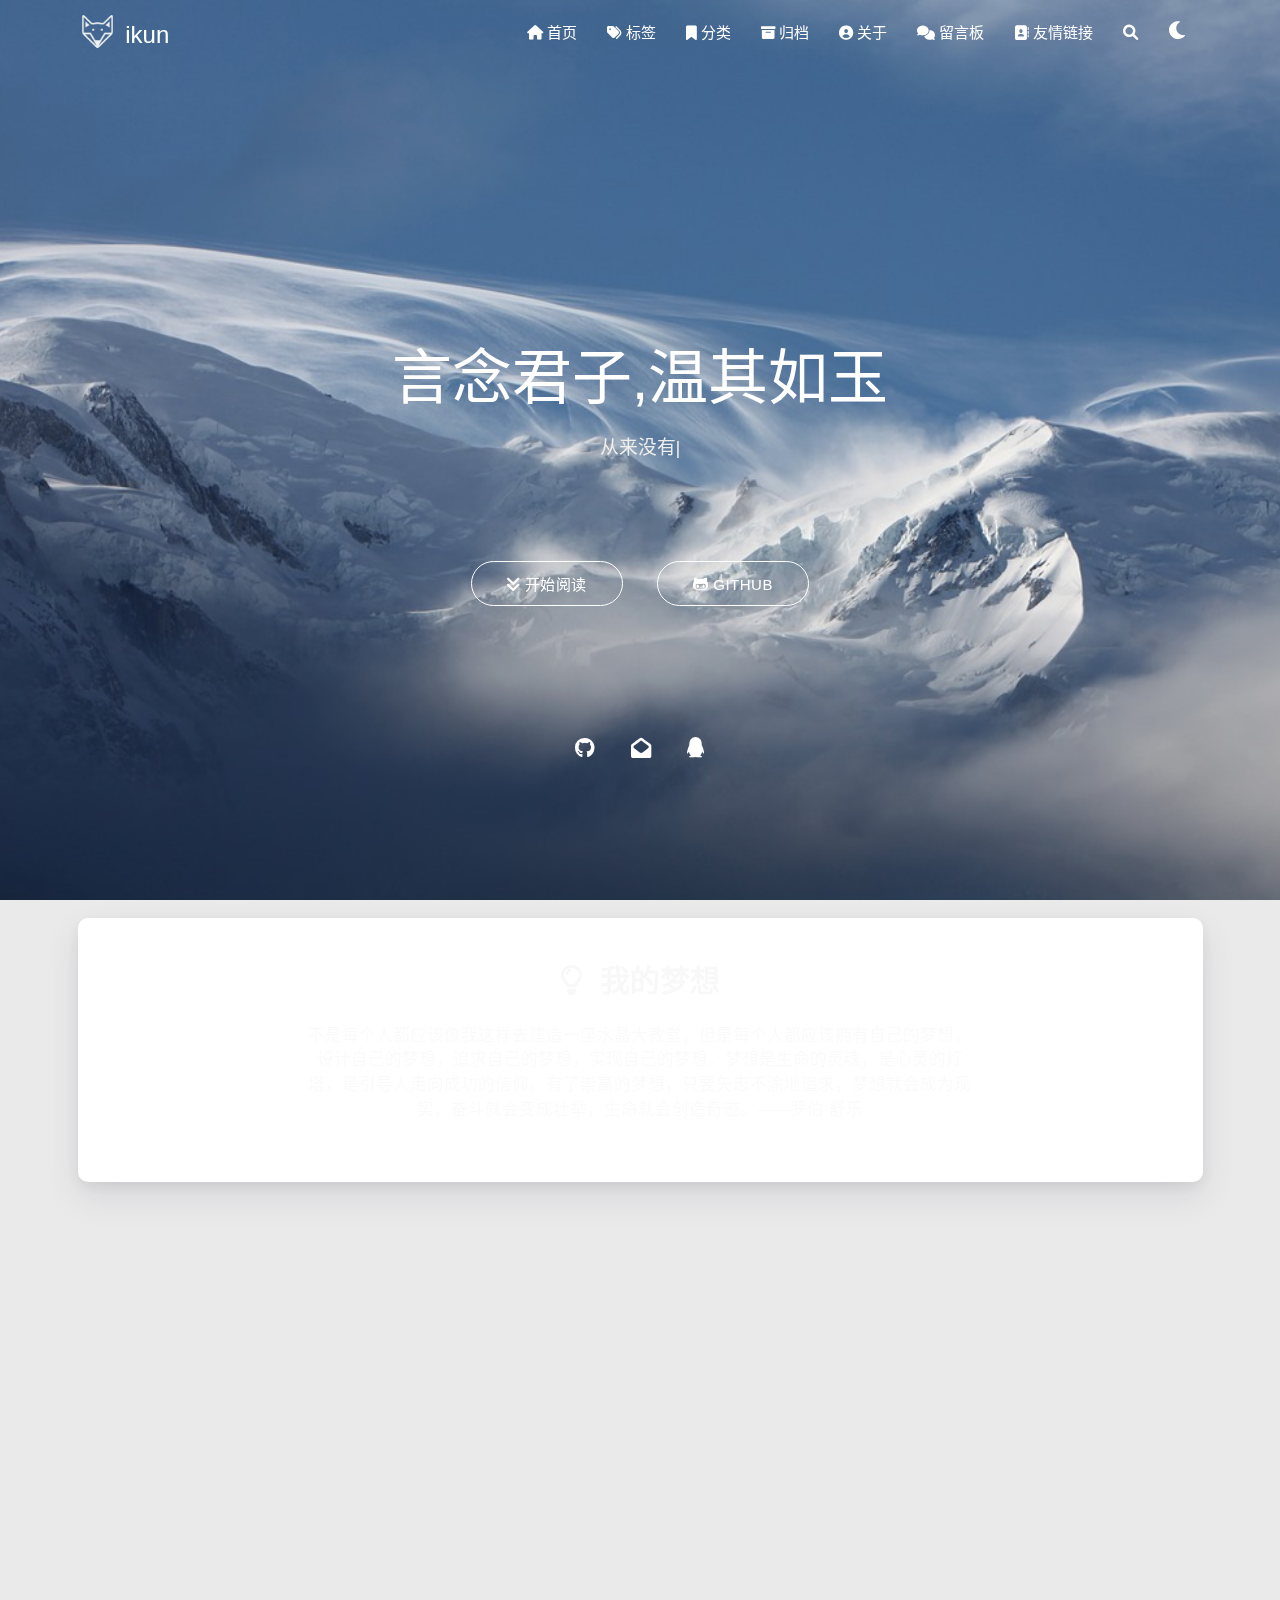
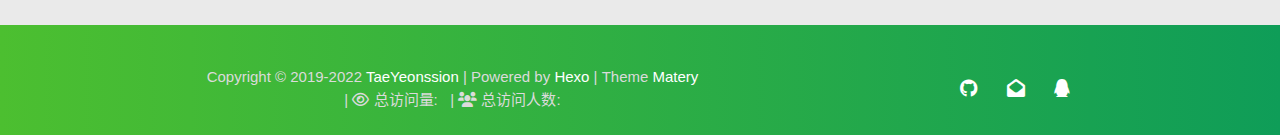
<file: index.html>
<!DOCTYPE HTML>
<html lang="zh-CN">


<head>
    <meta charset="utf-8">
    <meta name="keywords" content="HTML,CSS,JavaScript,JQuery,React,Vue.js等">
    <meta name="description" content="分享生活,分享知识">
    <meta http-equiv="X-UA-Compatible" content="IE=edge">
    <meta name="viewport" content="width=device-width, initial-scale=1.0, user-scalable=no">
    <meta name="renderer" content="webkit|ie-stand|ie-comp">
    <meta name="mobile-web-app-capable" content="yes">
    <meta name="format-detection" content="telephone=no">
    <meta name="apple-mobile-web-app-capable" content="yes">
    <meta name="apple-mobile-web-app-status-bar-style" content="black-translucent">
    <meta name="referrer" content="no-referrer-when-downgrade">
    <!-- Global site tag (gtag.js) - Google Analytics -->


    <title>ikun</title>
    <link rel="icon" type="image/png" href="/favicon.png">
    


    <!-- index cover -->
    <!-- <link rel="stylesheet preload" type="text/css" href="/css/indexcover.css"> -->
    <style>
        .carousel-control {
            width: 45px;
            height: 45px;
            line-height: 55px;
            border-radius: 45px;
            background: transparent;
            cursor: pointer;
            z-index: 100;
        }
        
        #prev-cover {
            position: absolute;
            top: 48%;
            left: 8px;
        }
        
        #next-cover {
            position: absolute;
            top: 48%;
            right: 8px;;
        }
        
        #prev-cover i {
            margin-right: 3px;
        }
        
        #next-cover i {
            margin-left: 3px;
        }
        
        .carousel-control:hover {
            background-color: rgba(0, 0, 0, .4);
        }
        
        .carousel-control i {
            color: #fff;
            font-size: 2.4rem;
        }
    </style>



<link rel="stylesheet" type="text/css" href="/libs/awesome/css/all.min.css">
<link rel="stylesheet" type="text/css" href="/libs/materialize/materialize.min.css">
<link rel="stylesheet" type="text/css" href="/libs/aos/aos.css">
<link rel="stylesheet" type="text/css" href="/libs/animate/animate.min.css">
<link rel="stylesheet" type="text/css" href="/libs/lightGallery/css/lightgallery.min.css">
<link rel="stylesheet" type="text/css" href="/css/matery.css">
<link rel="stylesheet" type="text/css" href="/css/my.css">
<link rel="stylesheet" type="text/css" href="/css/dark.css" media="none" onload="if(media!='all')media='all'">




    <link rel="stylesheet" href="/libs/tocbot/tocbot.css">
    <link rel="stylesheet" href="/css/post.css">






    <script src="/libs/jquery/jquery-3.6.0.min.js"></script>

<meta name="generator" content="Hexo 6.3.0">
<style>.github-emoji { position: relative; display: inline-block; width: 1.2em; min-height: 1.2em; overflow: hidden; vertical-align: top; color: transparent; }  .github-emoji > span { position: relative; z-index: 10; }  .github-emoji img, .github-emoji .fancybox { margin: 0 !important; padding: 0 !important; border: none !important; outline: none !important; text-decoration: none !important; user-select: none !important; cursor: auto !important; }  .github-emoji img { height: 1.2em !important; width: 1.2em !important; position: absolute !important; left: 50% !important; top: 50% !important; transform: translate(-50%, -50%) !important; user-select: none !important; cursor: auto !important; } .github-emoji-fallback { color: inherit; } .github-emoji-fallback img { opacity: 0 !important; }</style>
<link rel="stylesheet" href="/css/prism-tomorrow.css" type="text/css">
<link rel="stylesheet" href="/css/prism-line-numbers.css" type="text/css"></head>


<body>
    <header class="navbar-fixed">
    <nav id="headNav" class="bg-color nav-transparent">
        <div id="navContainer" class="nav-wrapper container">
            <div class="brand-logo">
                <a href="/" class="waves-effect waves-light">
                    
                    <img src="/medias/logo.png" class="logo-img" alt="LOGO">
                    
                    <span class="logo-span">ikun</span>
                </a>
            </div>
            

<a href="#" data-target="mobile-nav" class="sidenav-trigger button-collapse"><i class="fas fa-bars"></i></a>
<ul class="right nav-menu">
  
  <li class="hide-on-med-and-down nav-item">
    
    <a href="/" class="waves-effect waves-light">
      
      <i class="fas fa-home" style="zoom: 0.6;"></i>
      
      <span>首页</span>
    </a>
    
  </li>
  
  <li class="hide-on-med-and-down nav-item">
    
    <a href="/tags" class="waves-effect waves-light">
      
      <i class="fas fa-tags" style="zoom: 0.6;"></i>
      
      <span>标签</span>
    </a>
    
  </li>
  
  <li class="hide-on-med-and-down nav-item">
    
    <a href="/categories" class="waves-effect waves-light">
      
      <i class="fas fa-bookmark" style="zoom: 0.6;"></i>
      
      <span>分类</span>
    </a>
    
  </li>
  
  <li class="hide-on-med-and-down nav-item">
    
    <a href="/archives" class="waves-effect waves-light">
      
      <i class="fas fa-archive" style="zoom: 0.6;"></i>
      
      <span>归档</span>
    </a>
    
  </li>
  
  <li class="hide-on-med-and-down nav-item">
    
    <a href="/about" class="waves-effect waves-light">
      
      <i class="fas fa-user-circle" style="zoom: 0.6;"></i>
      
      <span>关于</span>
    </a>
    
  </li>
  
  <li class="hide-on-med-and-down nav-item">
    
    <a href="/contact" class="waves-effect waves-light">
      
      <i class="fas fa-comments" style="zoom: 0.6;"></i>
      
      <span>留言板</span>
    </a>
    
  </li>
  
  <li class="hide-on-med-and-down nav-item">
    
    <a href="/friends" class="waves-effect waves-light">
      
      <i class="fas fa-address-book" style="zoom: 0.6;"></i>
      
      <span>友情链接</span>
    </a>
    
  </li>
  
  <li>
    <a href="#searchModal" class="modal-trigger waves-effect waves-light">
      <i id="searchIcon" class="fas fa-search" title="搜索" style="zoom: 0.85;"></i>
    </a>
  </li>
  <li>
    <a href="javascript:;" class="waves-effect waves-light" onclick="switchNightMode()" title="深色/浅色模式" >
      <i id="sum-moon-icon" class="fas fa-sun" style="zoom: 0.85;"></i>
    </a>
  </li>
</ul>


<div id="mobile-nav" class="side-nav sidenav">

    <div class="mobile-head bg-color">
        
        <img src="/medias/logo.png" class="logo-img circle responsive-img">
        
        <div class="logo-name">ikun</div>
        <div class="logo-desc">
            
            分享生活,分享知识
            
        </div>
    </div>

    <ul class="menu-list mobile-menu-list">
        
        <li class="m-nav-item">
	  
		<a href="/" class="waves-effect waves-light">
			
			    <i class="fa-fw fas fa-home"></i>
			
			首页
		</a>
          
        </li>
        
        <li class="m-nav-item">
	  
		<a href="/tags" class="waves-effect waves-light">
			
			    <i class="fa-fw fas fa-tags"></i>
			
			标签
		</a>
          
        </li>
        
        <li class="m-nav-item">
	  
		<a href="/categories" class="waves-effect waves-light">
			
			    <i class="fa-fw fas fa-bookmark"></i>
			
			分类
		</a>
          
        </li>
        
        <li class="m-nav-item">
	  
		<a href="/archives" class="waves-effect waves-light">
			
			    <i class="fa-fw fas fa-archive"></i>
			
			归档
		</a>
          
        </li>
        
        <li class="m-nav-item">
	  
		<a href="/about" class="waves-effect waves-light">
			
			    <i class="fa-fw fas fa-user-circle"></i>
			
			关于
		</a>
          
        </li>
        
        <li class="m-nav-item">
	  
		<a href="/contact" class="waves-effect waves-light">
			
			    <i class="fa-fw fas fa-comments"></i>
			
			留言板
		</a>
          
        </li>
        
        <li class="m-nav-item">
	  
		<a href="/friends" class="waves-effect waves-light">
			
			    <i class="fa-fw fas fa-address-book"></i>
			
			友情链接
		</a>
          
        </li>
        
        
        <li><div class="divider"></div></li>
        <li>
            <a href="https://github.com/blinkfox/hexo-theme-matery" class="waves-effect waves-light" target="_blank">
                <i class="fab fa-github-square fa-fw"></i>Fork Me
            </a>
        </li>
        
    </ul>
</div>


        </div>

        
            <style>
    .nav-transparent .github-corner {
        display: none !important;
    }

    .github-corner {
        position: absolute;
        z-index: 10;
        top: 0;
        right: 0;
        border: 0;
        transform: scale(1.1);
    }

    .github-corner svg {
        color: #0f9d58;
        fill: #fff;
        height: 64px;
        width: 64px;
    }

    .github-corner:hover .octo-arm {
        animation: a 0.56s ease-in-out;
    }

    .github-corner .octo-arm {
        animation: none;
    }

    @keyframes a {
        0%,
        to {
            transform: rotate(0);
        }
        20%,
        60% {
            transform: rotate(-25deg);
        }
        40%,
        80% {
            transform: rotate(10deg);
        }
    }
</style>

<a href="https://github.com/blinkfox/hexo-theme-matery" class="github-corner tooltipped hide-on-med-and-down" target="_blank"
   data-tooltip="Fork Me" data-position="left" data-delay="50">
    <svg viewBox="0 0 250 250" aria-hidden="true">
        <path d="M0,0 L115,115 L130,115 L142,142 L250,250 L250,0 Z"></path>
        <path d="M128.3,109.0 C113.8,99.7 119.0,89.6 119.0,89.6 C122.0,82.7 120.5,78.6 120.5,78.6 C119.2,72.0 123.4,76.3 123.4,76.3 C127.3,80.9 125.5,87.3 125.5,87.3 C122.9,97.6 130.6,101.9 134.4,103.2"
              fill="currentColor" style="transform-origin: 130px 106px;" class="octo-arm"></path>
        <path d="M115.0,115.0 C114.9,115.1 118.7,116.5 119.8,115.4 L133.7,101.6 C136.9,99.2 139.9,98.4 142.2,98.6 C133.8,88.0 127.5,74.4 143.8,58.0 C148.5,53.4 154.0,51.2 159.7,51.0 C160.3,49.4 163.2,43.6 171.4,40.1 C171.4,40.1 176.1,42.5 178.8,56.2 C183.1,58.6 187.2,61.8 190.9,65.4 C194.5,69.0 197.7,73.2 200.1,77.6 C213.8,80.2 216.3,84.9 216.3,84.9 C212.7,93.1 206.9,96.0 205.4,96.6 C205.1,102.4 203.0,107.8 198.3,112.5 C181.9,128.9 168.3,122.5 157.7,114.1 C157.9,116.9 156.7,120.9 152.7,124.9 L141.0,136.5 C139.8,137.7 141.6,141.9 141.8,141.8 Z"
              fill="currentColor" class="octo-body"></path>
    </svg>
</a>
        
    </nav>

</header>

    


<div class="carousel carousel-slider center index-cover" data-indicators="true" style="margin-top: -64px;">
    

    <div class="carousel-item  white-text bg-cover about-cover">
        <div class="container">
            <div class="row">
    <div class="col s10 offset-s1 m8 offset-m2 l8 offset-l2">
        <div class="brand">
            <div class="title center-align">
                
                言念君子,温其如玉
                
            </div>

            <div class="description center-align">
                
                <span id="subtitle"></span>
                <script src="/libs/typed/typed.js"></script>
                <script>
                    var typed = new Typed("#subtitle", {
                        strings: [ 
                            
                                "从来没有真正的绝境, 只有心灵的迷途",
                            
                                "Never really desperate, only the lost of the soul",
                            
                        ],
                        startDelay: 300,
                        typeSpeed: 100,
                        loop: true,
                        backSpeed: 50,
                        showCursor: true
                    });
                </script>
                
            </div>
        </div>
    </div>
</div>


<script>
    // 每天切换 banner 图.  Switch banner image every day.
    var bannerUrl = "/medias/banner/" + new Date().getDay() + '.jpg';
    $('.bg-cover').css('background-image', 'url(' + bannerUrl + ')');
</script>



            <div class="cover-btns">
                <a href="#indexCard" class="waves-effect waves-light btn">
                    <i class="fa fa-angle-double-down"></i>开始阅读
                </a>

                
                    <a href="https://github.com/TaeYeonssion" class="waves-effect waves-light btn" target="_blank">
                        <i class="fab fa-github-alt"></i>Github
                    </a>
                
            </div>
            <div class="cover-social-link">
    <a href="https://github.com/TaeYeonssion" class="tooltipped" target="_blank" data-tooltip="访问我的GitHub" data-position="top" data-delay="50">
        <i class="fab fa-github"></i>
    </a>



    <a href="mailto:taeyeonssion@163.com" class="tooltipped" target="_blank" data-tooltip="邮件联系我" data-position="top" data-delay="50">
        <i class="fas fa-envelope-open"></i>
    </a>







    <a href="tencent://AddContact/?fromId=50&fromSubId=1&subcmd=all&uin=617032787" class="tooltipped" target="_blank" data-tooltip="QQ联系我: 617032787" data-position="top" data-delay="50">
        <i class="fab fa-qq"></i>
    </a>







</div>
        </div>
    </div>

    
</div>

<script>
    $(function () {
        let coverSlider = $('.carousel');

        //用户触摸轮播自动 restartPlay 是否生效
        let initUserPressedOrDraggedActive = false

        //用户触摸轮播自动 restartPlay
        function initUserPressedOrDragged(instance) {
            setInterval(() => {
                if (instance.pressed || instance.dragged) {
                    // console.log('initUserPressedOrDragged: ',instance.pressed,instance.dragged)
                    restartPlay()
                }
            }, 1000)
        }

        coverSlider.carousel({
            duration: Number('120'),
            fullWidth: true,
            indicators: 'true' === 'true',
            onCycleTo() {
                if (!initUserPressedOrDraggedActive) {
                    // console.log('initUserPressedOrDraggedActive')
                    initUserPressedOrDragged(this)
                    initUserPressedOrDraggedActive = true
                }
            },
        })

        let carouselIntervalId;
        
        // Loop to call the next cover article picture.
        let autoCarousel = function () {
            carouselIntervalId = setInterval(function () {
                coverSlider.carousel('next');
            }, 5000);
        };
        autoCarousel();
        

        function restartPlay() {
            
            clearInterval(carouselIntervalId);
            autoCarousel();
            
        };

        
        // prev and next cover post.
        $('#prev-cover').click(function () {
            coverSlider.carousel('prev');
            restartPlay();
        });
        $('#next-cover').click(function () {
            coverSlider.carousel('next');
            restartPlay();
        });
        
    });
</script>



<main class="content">

    
    <div id="indexCard" class="index-card">
        <div class="container ">
            <div class="card">
                <div class="card-content">
                    
                        <div class="dream">
    
    <div class="title center-align">
        <i class="far fa-lightbulb"></i>&nbsp;&nbsp;我的梦想
    </div>
    
    <div class="row">
        <div class="col l8 offset-l2 m10 offset-m1 s10 offset-s1 center-align text">
            不是每个人都应该像我这样去建造一座水晶大教堂，但是每个人都应该拥有自己的梦想，设计自己的梦想，追求自己的梦想，实现自己的梦想。梦想是生命的灵魂，是心灵的灯塔，是引导人走向成功的信仰。有了崇高的梦想，只要矢志不渝地追求，梦想就会成为现实，奋斗就会变成壮举，生命就会创造奇迹。——罗伯·舒乐
        </div>
    </div>
</div>

                    

                    

                    

                    
                    <div id="recommend-sections" class="recommend">
                        



                    </div>
                    
                </div>
            </div>
        </div>
    </div>
    

    

    <!-- 所有文章卡片 -->
    <article id="articles" class="container articles">
        <div class="row article-row">
            
             <!-- 隐藏某个文章 -->
            <div class="article col s12 m6 l4" data-aos="zoom-in">
                <div class="card">
                    <a href="/2022/12/06/wo-de-di-yi-pian-bo-ke-wen-zhang/">
                        <div class="card-image">
                            
                            
                            <img src="/medias/featureimages/0.jpg" class="responsive-img" alt="">
                            
                            <span class="card-title"></span>
                        </div>
                    </a>

                    <div class="card-content article-content">
                        <div class="summary block-with-text">
                            
                                如何搭建自己的个人博客1.安装Nodejs,LTS的,选择安装目录,一直下一步
2.打开cmd窗口，运行：   node -v   #查看node版本   npm -v	#查看npm版本   npm install -g cnpm –reg
                            
                        </div>
                        <div class="publish-info">
                            <span class="publish-date">
                                <i class="far fa-clock fa-fw icon-date"></i>2022-12-06
                            </span>
                            <span class="publish-author">
                                
                                <i class="fas fa-bookmark fa-fw icon-category"></i>
                                
                                <a href="/categories/%E6%96%87%E7%AB%A0/" class="post-category">
                                    文章
                                </a>
                                
                                
                            </span>
                        </div>
                    </div>

                    
                    <div class="card-action article-tags">
                        
                        <a href="/tags/%E7%AC%AC%E4%B8%80%E7%AF%87%E5%8D%9A%E6%96%87/">
                            <span class="chip bg-color">第一篇博文</span>
                        </a>
                        
                    </div>
                    
                </div>
            </div>
              <!-- 隐藏某个文章 -->
            
        </div>
    </article>

</main>




    <footer class="page-footer bg-color">
    
        <link rel="stylesheet" href="/libs/aplayer/APlayer.min.css">
<style>
    .aplayer .aplayer-lrc p {
        
        display: none;
        
        font-size: 12px;
        font-weight: 700;
        line-height: 16px !important;
    }

    .aplayer .aplayer-lrc p.aplayer-lrc-current {
        
        display: none;
        
        font-size: 15px;
        color: #42b983;
    }

    
    .aplayer.aplayer-fixed.aplayer-narrow .aplayer-body {
        left: -66px !important;
    }

    .aplayer.aplayer-fixed.aplayer-narrow .aplayer-body:hover {
        left: 0px !important;
    }

    
</style>
<div class="">
    
    <div class="row">
        <meting-js class="col l8 offset-l2 m10 offset-m1 s12"
                   server="netease"
                   type="playlist"
                   id="503838841"
                   fixed='true'
                   autoplay='false'
                   theme='#42b983'
                   loop='all'
                   order='random'
                   preload='auto'
                   volume='0.7'
                   list-folded='true'
        >
        </meting-js>
    </div>
</div>

<script src="/libs/aplayer/APlayer.min.js"></script>
<script src="/libs/aplayer/Meting.min.js"></script>

    

    <div class="container row center-align"
         style="margin-bottom: 0px !important;">
        <div class="col s12 m8 l8 copy-right">
            Copyright&nbsp;&copy;
            
                <span id="year">2019-2022</span>
            
            <a href="/about" target="_blank">TaeYeonssion</a>
            |&nbsp;Powered by&nbsp;<a href="https://hexo.io/" target="_blank">Hexo</a>
            |&nbsp;Theme&nbsp;<a href="https://github.com/blinkfox/hexo-theme-matery" target="_blank">Matery</a>
            <br>
            
            
            
                
            
            
                <span id="busuanzi_container_site_pv">
                &nbsp;|&nbsp;<i class="far fa-eye"></i>&nbsp;总访问量:&nbsp;
                    <span id="busuanzi_value_site_pv" class="white-color"></span>
            </span>
            
            
                <span id="busuanzi_container_site_uv">
                &nbsp;|&nbsp;<i class="fas fa-users"></i>&nbsp;总访问人数:&nbsp;
                    <span id="busuanzi_value_site_uv" class="white-color"></span>
            </span>
            
            <br>

            <!-- 运行天数提醒. -->
            
            <br>
            
        </div>
        <div class="col s12 m4 l4 social-link social-statis">
    <a href="https://github.com/TaeYeonssion" class="tooltipped" target="_blank" data-tooltip="访问我的GitHub" data-position="top" data-delay="50">
        <i class="fab fa-github"></i>
    </a>



    <a href="mailto:taeyeonssion@163.com" class="tooltipped" target="_blank" data-tooltip="邮件联系我" data-position="top" data-delay="50">
        <i class="fas fa-envelope-open"></i>
    </a>







    <a href="tencent://AddContact/?fromId=50&fromSubId=1&subcmd=all&uin=617032787" class="tooltipped" target="_blank" data-tooltip="QQ联系我: 617032787" data-position="top" data-delay="50">
        <i class="fab fa-qq"></i>
    </a>







</div>
    </div>
</footer>

<div class="progress-bar"></div>


    <!-- 搜索遮罩框 -->
<div id="searchModal" class="modal">
    <div class="modal-content">
        <div class="search-header">
            <span class="title"><i class="fas fa-search"></i>&nbsp;&nbsp;搜索</span>
            <input type="search" id="searchInput" name="s" placeholder="请输入搜索的关键字"
                   class="search-input">
        </div>
        <div id="searchResult"></div>
    </div>
</div>

<script type="text/javascript">
$(function () {
    var searchFunc = function (path, search_id, content_id) {
        'use strict';
        $.ajax({
            url: path,
            dataType: "xml",
            success: function (xmlResponse) {
                // get the contents from search data
                var datas = $("entry", xmlResponse).map(function () {
                    return {
                        title: $("title", this).text(),
                        content: $("content", this).text(),
                        url: $("url", this).text()
                    };
                }).get();
                var $input = document.getElementById(search_id);
                var $resultContent = document.getElementById(content_id);
                $input.addEventListener('input', function () {
                    var str = '<ul class=\"search-result-list\">';
                    var keywords = this.value.trim().toLowerCase().split(/[\s\-]+/);
                    $resultContent.innerHTML = "";
                    if (this.value.trim().length <= 0) {
                        return;
                    }
                    // perform local searching
                    datas.forEach(function (data) {
                        var isMatch = true;
                        var data_title = data.title.trim().toLowerCase();
                        var data_content = data.content.trim().replace(/<[^>]+>/g, "").toLowerCase();
                        var data_url = data.url;
                        data_url = data_url.indexOf('/') === 0 ? data.url : '/' + data_url;
                        var index_title = -1;
                        var index_content = -1;
                        var first_occur = -1;
                        // only match artiles with not empty titles and contents
                        if (data_title !== '' && data_content !== '') {
                            keywords.forEach(function (keyword, i) {
                                index_title = data_title.indexOf(keyword);
                                index_content = data_content.indexOf(keyword);
                                if (index_title < 0 && index_content < 0) {
                                    isMatch = false;
                                } else {
                                    if (index_content < 0) {
                                        index_content = 0;
                                    }
                                    if (i === 0) {
                                        first_occur = index_content;
                                    }
                                }
                            });
                        }
                        // show search results
                        if (isMatch) {
                            str += "<li><a href='" + data_url + "' class='search-result-title'>" + data_title + "</a>";
                            var content = data.content.trim().replace(/<[^>]+>/g, "");
                            if (first_occur >= 0) {
                                // cut out 100 characters
                                var start = first_occur - 20;
                                var end = first_occur + 80;
                                if (start < 0) {
                                    start = 0;
                                }
                                if (start === 0) {
                                    end = 100;
                                }
                                if (end > content.length) {
                                    end = content.length;
                                }
                                var match_content = content.substr(start, end);
                                // highlight all keywords
                                keywords.forEach(function (keyword) {
                                    var regS = new RegExp(keyword, "gi");
                                    match_content = match_content.replace(regS, "<em class=\"search-keyword\">" + keyword + "</em>");
                                });

                                str += "<p class=\"search-result\">" + match_content + "...</p>"
                            }
                            str += "</li>";
                        }
                    });
                    str += "</ul>";
                    $resultContent.innerHTML = str;
                });
            }
        });
    };

    searchFunc('/search.xml', 'searchInput', 'searchResult');
});
</script>

    <!-- 白天和黑夜主题 -->
<div class="stars-con">
    <div id="stars"></div>
    <div id="stars2"></div>
    <div id="stars3"></div>  
</div>

<script>
    function switchNightMode() {
        $('<div class="Cuteen_DarkSky"><div class="Cuteen_DarkPlanet"></div></div>').appendTo($('body')),
        setTimeout(function () {
            $('body').hasClass('DarkMode') 
            ? ($('body').removeClass('DarkMode'), localStorage.setItem('isDark', '0'), $('#sum-moon-icon').removeClass("fa-sun").addClass('fa-moon')) 
            : ($('body').addClass('DarkMode'), localStorage.setItem('isDark', '1'), $('#sum-moon-icon').addClass("fa-sun").removeClass('fa-moon')),
            
            setTimeout(function () {
            $('.Cuteen_DarkSky').fadeOut(1e3, function () {
                $(this).remove()
            })
            }, 2e3)
        })
    }
</script>

    <!-- 回到顶部按钮 -->
<div id="backTop" class="top-scroll">
    <a class="btn-floating btn-large waves-effect waves-light" href="#!">
        <i class="fas fa-arrow-up"></i>
    </a>
</div>


    <script src="/libs/materialize/materialize.min.js"></script>
    <script src="/libs/masonry/masonry.pkgd.min.js"></script>
    <script src="/libs/aos/aos.js"></script>
    <script src="/libs/scrollprogress/scrollProgress.min.js"></script>
    <script src="/libs/lightGallery/js/lightgallery-all.min.js"></script>
    <script src="/js/matery.js"></script>

    

    

    <!-- 雪花特效 -->
    

    <!-- 鼠标星星特效 -->
    

     
        <script src="https://ssl.captcha.qq.com/TCaptcha.js"></script>
        <script src="/libs/others/TencentCaptcha.js"></script>
        <button id="TencentCaptcha" data-appid="xxxxxxxxxx" data-cbfn="callback" type="button" hidden></button>
    

    <!-- Baidu Analytics -->

    <!-- Baidu Push -->

<script>
    (function () {
        var bp = document.createElement('script');
        var curProtocol = window.location.protocol.split(':')[0];
        if (curProtocol === 'https') {
            bp.src = 'https://zz.bdstatic.com/linksubmit/push.js';
        } else {
            bp.src = 'http://push.zhanzhang.baidu.com/push.js';
        }
        var s = document.getElementsByTagName("script")[0];
        s.parentNode.insertBefore(bp, s);
    })();
</script>

    
    <script src="/libs/others/clicklove.js" async="async"></script>
    
    
    <script async src="/libs/others/busuanzi.pure.mini.js"></script>
    

    

    

    <!--腾讯兔小巢-->
    
    

    

    

    
    <script src="/libs/instantpage/instantpage.js" type="module"></script>
    

</body>

</html>
</file>
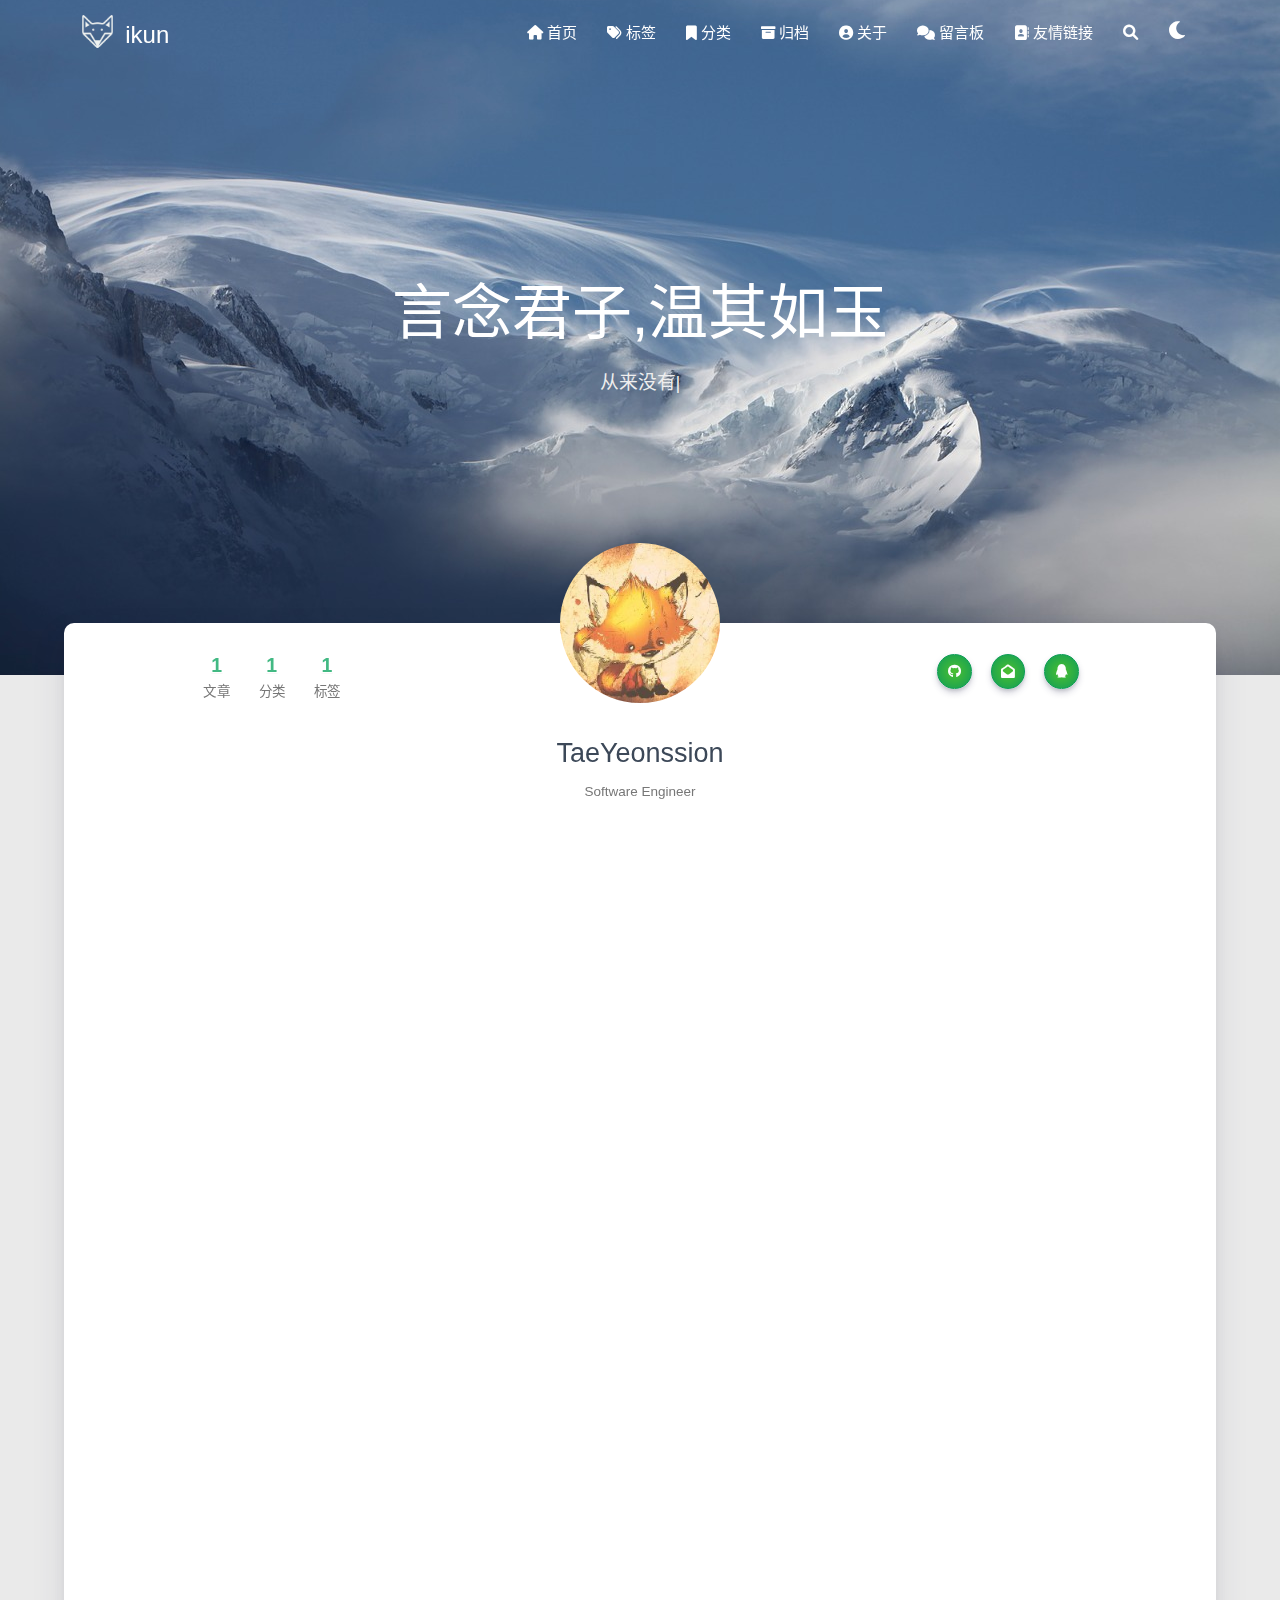
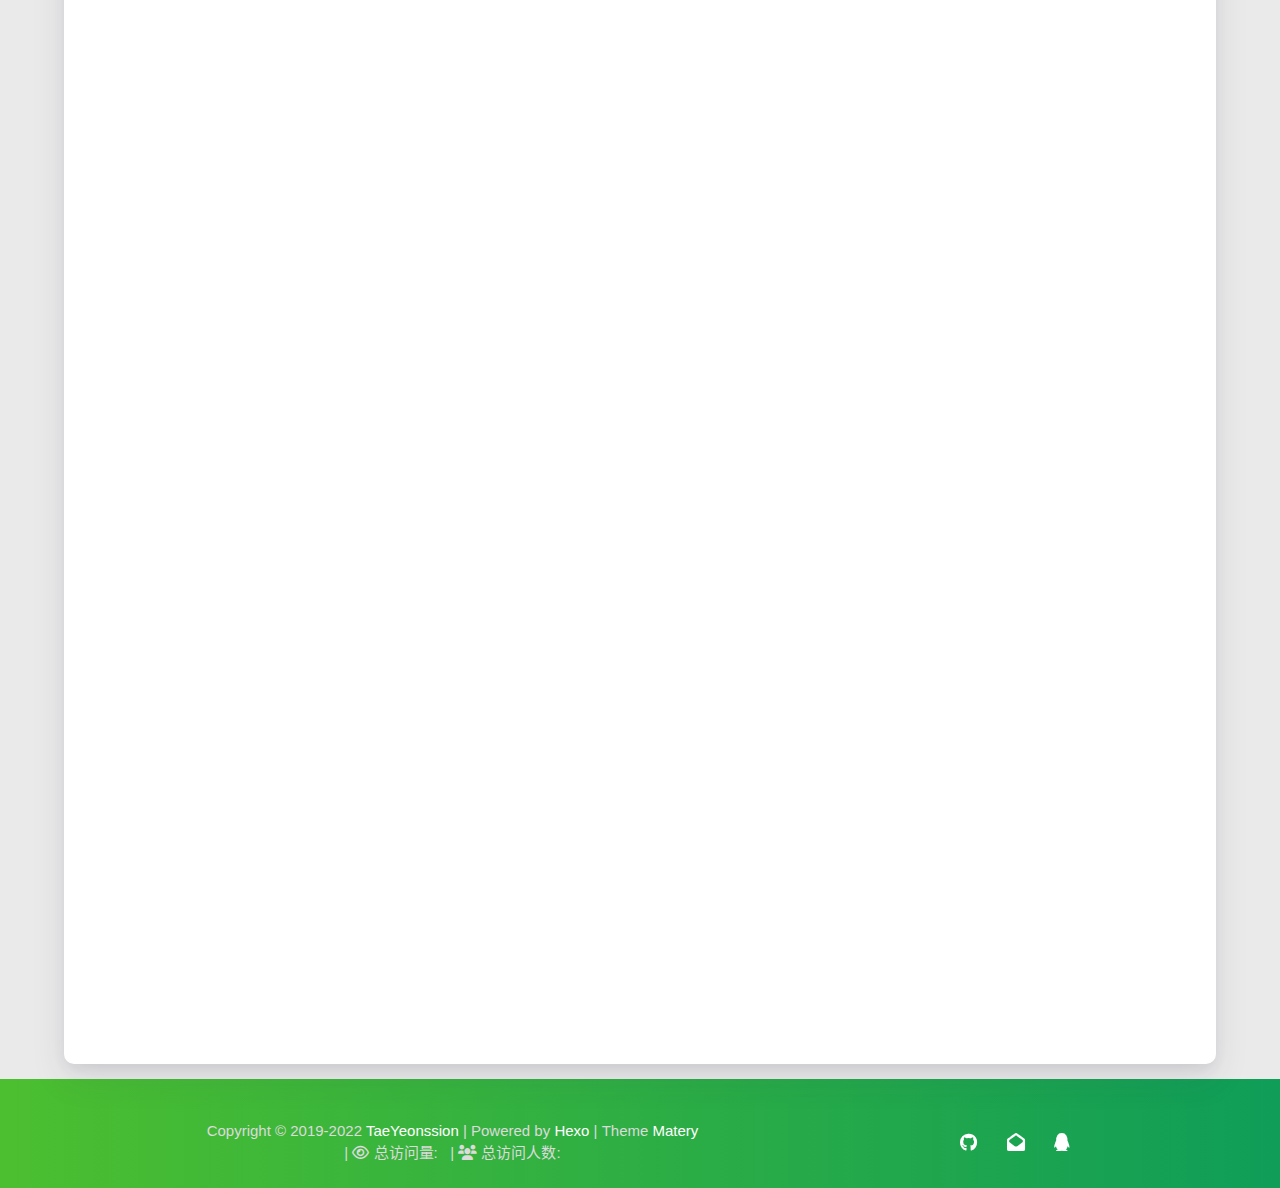
<file: about/index.html>
<!DOCTYPE HTML>
<html lang="zh-CN">


<head>
    <meta charset="utf-8">
    <meta name="keywords" content="关于, HTML,CSS,JavaScript,JQuery,React,Vue.js等">
    <meta name="description" content="分享生活,分享知识">
    <meta http-equiv="X-UA-Compatible" content="IE=edge">
    <meta name="viewport" content="width=device-width, initial-scale=1.0, user-scalable=no">
    <meta name="renderer" content="webkit|ie-stand|ie-comp">
    <meta name="mobile-web-app-capable" content="yes">
    <meta name="format-detection" content="telephone=no">
    <meta name="apple-mobile-web-app-capable" content="yes">
    <meta name="apple-mobile-web-app-status-bar-style" content="black-translucent">
    <meta name="referrer" content="no-referrer-when-downgrade">
    <!-- Global site tag (gtag.js) - Google Analytics -->


    <title>关于 | ikun</title>
    <link rel="icon" type="image/png" href="/favicon.png">
    


    <!-- bg-cover style     -->



<link rel="stylesheet" type="text/css" href="/libs/awesome/css/all.min.css">
<link rel="stylesheet" type="text/css" href="/libs/materialize/materialize.min.css">
<link rel="stylesheet" type="text/css" href="/libs/aos/aos.css">
<link rel="stylesheet" type="text/css" href="/libs/animate/animate.min.css">
<link rel="stylesheet" type="text/css" href="/libs/lightGallery/css/lightgallery.min.css">
<link rel="stylesheet" type="text/css" href="/css/matery.css">
<link rel="stylesheet" type="text/css" href="/css/my.css">
<link rel="stylesheet" type="text/css" href="/css/dark.css" media="none" onload="if(media!='all')media='all'">




    <link rel="stylesheet" href="/libs/tocbot/tocbot.css">
    <link rel="stylesheet" href="/css/post.css">




    



    <script src="/libs/jquery/jquery-3.6.0.min.js"></script>

<meta name="generator" content="Hexo 6.3.0">
<style>.github-emoji { position: relative; display: inline-block; width: 1.2em; min-height: 1.2em; overflow: hidden; vertical-align: top; color: transparent; }  .github-emoji > span { position: relative; z-index: 10; }  .github-emoji img, .github-emoji .fancybox { margin: 0 !important; padding: 0 !important; border: none !important; outline: none !important; text-decoration: none !important; user-select: none !important; cursor: auto !important; }  .github-emoji img { height: 1.2em !important; width: 1.2em !important; position: absolute !important; left: 50% !important; top: 50% !important; transform: translate(-50%, -50%) !important; user-select: none !important; cursor: auto !important; } .github-emoji-fallback { color: inherit; } .github-emoji-fallback img { opacity: 0 !important; }</style>
<link rel="stylesheet" href="/css/prism-tomorrow.css" type="text/css">
<link rel="stylesheet" href="/css/prism-line-numbers.css" type="text/css"></head>


<body>
    <header class="navbar-fixed">
    <nav id="headNav" class="bg-color nav-transparent">
        <div id="navContainer" class="nav-wrapper container">
            <div class="brand-logo">
                <a href="/" class="waves-effect waves-light">
                    
                    <img src="/medias/logo.png" class="logo-img" alt="LOGO">
                    
                    <span class="logo-span">ikun</span>
                </a>
            </div>
            

<a href="#" data-target="mobile-nav" class="sidenav-trigger button-collapse"><i class="fas fa-bars"></i></a>
<ul class="right nav-menu">
  
  <li class="hide-on-med-and-down nav-item">
    
    <a href="/" class="waves-effect waves-light">
      
      <i class="fas fa-home" style="zoom: 0.6;"></i>
      
      <span>首页</span>
    </a>
    
  </li>
  
  <li class="hide-on-med-and-down nav-item">
    
    <a href="/tags" class="waves-effect waves-light">
      
      <i class="fas fa-tags" style="zoom: 0.6;"></i>
      
      <span>标签</span>
    </a>
    
  </li>
  
  <li class="hide-on-med-and-down nav-item">
    
    <a href="/categories" class="waves-effect waves-light">
      
      <i class="fas fa-bookmark" style="zoom: 0.6;"></i>
      
      <span>分类</span>
    </a>
    
  </li>
  
  <li class="hide-on-med-and-down nav-item">
    
    <a href="/archives" class="waves-effect waves-light">
      
      <i class="fas fa-archive" style="zoom: 0.6;"></i>
      
      <span>归档</span>
    </a>
    
  </li>
  
  <li class="hide-on-med-and-down nav-item">
    
    <a href="/about" class="waves-effect waves-light">
      
      <i class="fas fa-user-circle" style="zoom: 0.6;"></i>
      
      <span>关于</span>
    </a>
    
  </li>
  
  <li class="hide-on-med-and-down nav-item">
    
    <a href="/contact" class="waves-effect waves-light">
      
      <i class="fas fa-comments" style="zoom: 0.6;"></i>
      
      <span>留言板</span>
    </a>
    
  </li>
  
  <li class="hide-on-med-and-down nav-item">
    
    <a href="/friends" class="waves-effect waves-light">
      
      <i class="fas fa-address-book" style="zoom: 0.6;"></i>
      
      <span>友情链接</span>
    </a>
    
  </li>
  
  <li>
    <a href="#searchModal" class="modal-trigger waves-effect waves-light">
      <i id="searchIcon" class="fas fa-search" title="搜索" style="zoom: 0.85;"></i>
    </a>
  </li>
  <li>
    <a href="javascript:;" class="waves-effect waves-light" onclick="switchNightMode()" title="深色/浅色模式" >
      <i id="sum-moon-icon" class="fas fa-sun" style="zoom: 0.85;"></i>
    </a>
  </li>
</ul>


<div id="mobile-nav" class="side-nav sidenav">

    <div class="mobile-head bg-color">
        
        <img src="/medias/logo.png" class="logo-img circle responsive-img">
        
        <div class="logo-name">ikun</div>
        <div class="logo-desc">
            
            分享生活,分享知识
            
        </div>
    </div>

    <ul class="menu-list mobile-menu-list">
        
        <li class="m-nav-item">
	  
		<a href="/" class="waves-effect waves-light">
			
			    <i class="fa-fw fas fa-home"></i>
			
			首页
		</a>
          
        </li>
        
        <li class="m-nav-item">
	  
		<a href="/tags" class="waves-effect waves-light">
			
			    <i class="fa-fw fas fa-tags"></i>
			
			标签
		</a>
          
        </li>
        
        <li class="m-nav-item">
	  
		<a href="/categories" class="waves-effect waves-light">
			
			    <i class="fa-fw fas fa-bookmark"></i>
			
			分类
		</a>
          
        </li>
        
        <li class="m-nav-item">
	  
		<a href="/archives" class="waves-effect waves-light">
			
			    <i class="fa-fw fas fa-archive"></i>
			
			归档
		</a>
          
        </li>
        
        <li class="m-nav-item">
	  
		<a href="/about" class="waves-effect waves-light">
			
			    <i class="fa-fw fas fa-user-circle"></i>
			
			关于
		</a>
          
        </li>
        
        <li class="m-nav-item">
	  
		<a href="/contact" class="waves-effect waves-light">
			
			    <i class="fa-fw fas fa-comments"></i>
			
			留言板
		</a>
          
        </li>
        
        <li class="m-nav-item">
	  
		<a href="/friends" class="waves-effect waves-light">
			
			    <i class="fa-fw fas fa-address-book"></i>
			
			友情链接
		</a>
          
        </li>
        
        
        <li><div class="divider"></div></li>
        <li>
            <a href="https://github.com/blinkfox/hexo-theme-matery" class="waves-effect waves-light" target="_blank">
                <i class="fab fa-github-square fa-fw"></i>Fork Me
            </a>
        </li>
        
    </ul>
</div>


        </div>

        
            <style>
    .nav-transparent .github-corner {
        display: none !important;
    }

    .github-corner {
        position: absolute;
        z-index: 10;
        top: 0;
        right: 0;
        border: 0;
        transform: scale(1.1);
    }

    .github-corner svg {
        color: #0f9d58;
        fill: #fff;
        height: 64px;
        width: 64px;
    }

    .github-corner:hover .octo-arm {
        animation: a 0.56s ease-in-out;
    }

    .github-corner .octo-arm {
        animation: none;
    }

    @keyframes a {
        0%,
        to {
            transform: rotate(0);
        }
        20%,
        60% {
            transform: rotate(-25deg);
        }
        40%,
        80% {
            transform: rotate(10deg);
        }
    }
</style>

<a href="https://github.com/blinkfox/hexo-theme-matery" class="github-corner tooltipped hide-on-med-and-down" target="_blank"
   data-tooltip="Fork Me" data-position="left" data-delay="50">
    <svg viewBox="0 0 250 250" aria-hidden="true">
        <path d="M0,0 L115,115 L130,115 L142,142 L250,250 L250,0 Z"></path>
        <path d="M128.3,109.0 C113.8,99.7 119.0,89.6 119.0,89.6 C122.0,82.7 120.5,78.6 120.5,78.6 C119.2,72.0 123.4,76.3 123.4,76.3 C127.3,80.9 125.5,87.3 125.5,87.3 C122.9,97.6 130.6,101.9 134.4,103.2"
              fill="currentColor" style="transform-origin: 130px 106px;" class="octo-arm"></path>
        <path d="M115.0,115.0 C114.9,115.1 118.7,116.5 119.8,115.4 L133.7,101.6 C136.9,99.2 139.9,98.4 142.2,98.6 C133.8,88.0 127.5,74.4 143.8,58.0 C148.5,53.4 154.0,51.2 159.7,51.0 C160.3,49.4 163.2,43.6 171.4,40.1 C171.4,40.1 176.1,42.5 178.8,56.2 C183.1,58.6 187.2,61.8 190.9,65.4 C194.5,69.0 197.7,73.2 200.1,77.6 C213.8,80.2 216.3,84.9 216.3,84.9 C212.7,93.1 206.9,96.0 205.4,96.6 C205.1,102.4 203.0,107.8 198.3,112.5 C181.9,128.9 168.3,122.5 157.7,114.1 C157.9,116.9 156.7,120.9 152.7,124.9 L141.0,136.5 C139.8,137.7 141.6,141.9 141.8,141.8 Z"
              fill="currentColor" class="octo-body"></path>
    </svg>
</a>
        
    </nav>

</header>

    <style type="text/css">
    /* don't remove. */
    .about-cover {
        height: 75vh;
    }
</style>

<div class="bg-cover pd-header about-cover">
    <div class="container">
    <div class="row">
    <div class="col s10 offset-s1 m8 offset-m2 l8 offset-l2">
        <div class="brand">
            <div class="title center-align">
                
                言念君子,温其如玉
                
            </div>

            <div class="description center-align">
                
                <span id="subtitle"></span>
                <script src="/libs/typed/typed.js"></script>
                <script>
                    var typed = new Typed("#subtitle", {
                        strings: [ 
                            
                                "从来没有真正的绝境, 只有心灵的迷途",
                            
                                "Never really desperate, only the lost of the soul",
                            
                        ],
                        startDelay: 300,
                        typeSpeed: 100,
                        loop: true,
                        backSpeed: 50,
                        showCursor: true
                    });
                </script>
                
            </div>
        </div>
    </div>
</div>


<script>
    // 每天切换 banner 图.  Switch banner image every day.
    var bannerUrl = "/medias/banner/" + new Date().getDay() + '.jpg';
    $('.bg-cover').css('background-image', 'url(' + bannerUrl + ')');
</script>


    </div>
</div>

<main class="content">

    <div id="aboutme" class="container about-container">
        <div class="card">
            <div class="card-content">
                <div class="row">
                    <div class="post-statis col l4 hide-on-med-and-down" data-aos="zoom-in-right">
                        
<div class="statis">
    <span class="count"><a href="/">1</a></span>
    <span class="name">文章</span>
</div>



<div class="statis">
    <span class="count"><a href="/categories">1</a></span>
    <span class="name">分类</span>
</div>



<div class="statis">
    <span class="count"><a href="/tags">1</a></span>
    <span class="name">标签</span>
</div>


                    </div>
                    <div class="col s12 m12 l4">
                        <div class="profile center-align">
                            <div class="avatar">
                                <img src="/medias/avatar.jpg" alt="TaeYeonssion"
                                     class="circle responsive-img avatar-img">
                            </div>
                            <div class="author">
                                <div class="post-statis hide-on-large-only" data-aos="zoom-in-right">
                                    
<div class="statis">
    <span class="count"><a href="/">1</a></span>
    <span class="name">文章</span>
</div>



<div class="statis">
    <span class="count"><a href="/categories">1</a></span>
    <span class="name">分类</span>
</div>



<div class="statis">
    <span class="count"><a href="/tags">1</a></span>
    <span class="name">标签</span>
</div>


                                </div>
                                <div class="title">TaeYeonssion</div>
                                <div class="career">Software Engineer</div>
                                <div class="social-link hide-on-large-only" data-aos="zoom-in-left">
                                    
    <a href="https://github.com/TaeYeonssion" class="tooltipped" target="_blank" data-tooltip="访问我的GitHub" data-position="top" data-delay="50">
        <i class="fab fa-github"></i>
    </a>



    <a href="mailto:taeyeonssion@163.com" class="tooltipped" target="_blank" data-tooltip="邮件联系我" data-position="top" data-delay="50">
        <i class="fas fa-envelope-open"></i>
    </a>







    <a href="tencent://AddContact/?fromId=50&fromSubId=1&subcmd=all&uin=617032787" class="tooltipped" target="_blank" data-tooltip="QQ联系我: 617032787" data-position="top" data-delay="50">
        <i class="fab fa-qq"></i>
    </a>








                                </div>
                            </div>
                        </div>
                    </div>
                    <div class="col l4 hide-on-med-and-down" data-aos="zoom-in-left">
                        <div class="social-link">
                            
    <a href="https://github.com/TaeYeonssion" class="tooltipped" target="_blank" data-tooltip="访问我的GitHub" data-position="top" data-delay="50">
        <i class="fab fa-github"></i>
    </a>



    <a href="mailto:taeyeonssion@163.com" class="tooltipped" target="_blank" data-tooltip="邮件联系我" data-position="top" data-delay="50">
        <i class="fas fa-envelope-open"></i>
    </a>







    <a href="tencent://AddContact/?fromId=50&fromSubId=1&subcmd=all&uin=617032787" class="tooltipped" target="_blank" data-tooltip="QQ联系我: 617032787" data-position="top" data-delay="50">
        <i class="fab fa-qq"></i>
    </a>








                        </div>
                    </div>
                </div>

                <div class="introduction center-align" data-aos="fade-up">If you wish to succeed, you should use persistence as your good friend, experience as your reference, prudence as your brother and hope as your sentry.</div>

                <style type="text/css">
    #posts-chart,
    #categories-chart,
    #tags-chart {
        width: 100%;
        height: 300px;
        margin: 0.5rem auto;
        padding: 0.5rem;
    }
</style>

<div id="postCharts" class="post-charts">
    <div class="title center-align" data-aos="zoom-in-up">
        <i class="far fa-bar-chart"></i>&nbsp;&nbsp;文章统计图
    </div>
    <div class="row">
        <div class="chart col s12 m6 l4" data-aos="zoom-in-up">
            <div id="posts-chart"></div>
        </div>

        <div class="chart col s12 m6 l4" data-aos="zoom-in-up">
            <div id="categories-chart"></div>
        </div>

        <div class="chart col s12 m6 l4" data-aos="zoom-in-up">
            <div id="tags-chart"></div>
        </div>
    </div>
</div>

<script type="text/javascript" src="/libs/echarts/echarts.min.js"></script>
<script>
    let postsChart = echarts.init(document.getElementById('posts-chart'));
    let categoriesChart = echarts.init(document.getElementById('categories-chart'));
    let tagsChart = echarts.init(document.getElementById('tags-chart'));

    

    let postsOption = {
        title: {
            text: '文章发布统计图',
            top: -5,
            x: 'center'
        },
        tooltip: {
            trigger: 'axis'
        },
        xAxis: {
            type: 'category',
            data: ["2021-12","2022-01","2022-02","2022-03","2022-04","2022-05","2022-06","2022-07","2022-08","2022-09","2022-10","2022-11","2022-12"]
        },
        yAxis: {
            type: 'value',
        },
        series: [
            {
                name: '文章篇数',
                type: 'line',
                color: ['#6772e5'],
                data: [0,0,0,0,0,0,0,0,0,0,0,0,1],
                markPoint: {
                    symbolSize: 45,
                    color: ['#fa755a','#3ecf8e','#82d3f4'],
                    data: [{
                        type: 'max',
                        itemStyle: {color: ['#3ecf8e']},
                        name: '最大值'
                    }, {
                        type: 'min',
                        itemStyle: {color: ['#fa755a']},
                        name: '最小值'
                    }]
                },
                markLine: {
                    itemStyle: {color: ['#ab47bc']},
                    data: [
                        {type: 'average', name: '平均值'}
                    ]
                }
            }
        ]
    };

    

    let categoriesOption = {
        title: {
            text: '文章分类统计图',
            top: -4,
            x: 'center'
        },
        tooltip: {
            trigger: 'item',
            formatter: "{a} <br/>{b} : {c} ({d}%)"
        },
        series: [
            {
                name: '分类',
                type: 'pie',
                radius: '50%',
                color: ['#6772e5', '#ff9e0f', '#fa755a', '#3ecf8e', '#82d3f4', '#ab47bc', '#525f7f', '#f51c47', '#26A69A'],
                data: [{"name":"文章","value":1}],
                itemStyle: {
                    emphasis: {
                        shadowBlur: 10,
                        shadowOffsetX: 0,
                        shadowColor: 'rgba(0, 0, 0, 0.5)'
                    }
                }
            }
        ]
    };

    

    let tagsOption = {
        title: {
            text: 'TOP10 标签统计图',
            top: -5,
            x: 'center'
        },
        tooltip: {},
        xAxis: [
            {
                type: 'category',
                data: ["第一篇博文"]
            }
        ],
        yAxis: [
            {
                type: 'value'
            }
        ],
        series: [
            {
                type: 'bar',
                color: ['#82d3f4'],
                barWidth : 18,
                data: [1],
                markPoint: {
                    symbolSize: 45,
                    data: [{
                        type: 'max',
                        itemStyle: {color: ['#3ecf8e']},
                        name: '最大值'
                    }, {
                        type: 'min',
                        itemStyle: {color: ['#fa755a']},
                        name: '最小值'
                    }],
                },
                markLine: {
                    itemStyle: {color: ['#ab47bc']},
                    data: [
                        {type: 'average', name: '平均值'}
                    ]
                }
            }
        ]
    };

    // render the charts
    postsChart.setOption(postsOption);
    categoriesChart.setOption(categoriesOption);
    tagsChart.setOption(tagsOption);
</script>


                
                
<div class="my-projects">
    <div class="title center-align" data-aos="zoom-in-up">
        <i class="fas fa-gift"></i>&nbsp;&nbsp;我的项目
    </div>
    <div class="row">
        
        
        <div class="col s12 m6 l4" data-aos="fade-up">
            <div class="info center-align">
                <a href="http://github.com/blinkfox/hexo-theme-matery" class="icon"
                   style="background: linear-gradient(to bottom right, #66BB6A 0%, #81C784 100%)" target="_blank">
                    <i class="fas fa-file-alt"></i>
                </a>
                <div class="info-title">
                    <a href="http://github.com/blinkfox/hexo-theme-matery" target="_blank">hexo-theme-matery</a>
                </div>
                <div class="info-desc">This is a Hexo blog theme with &#39;Material Design&#39; and responsive design.</div>
            </div>
        </div>
        
        <div class="col s12 m6 l4" data-aos="fade-up">
            <div class="info center-align">
                <a href="https://github.com/blinkfox/fenix" class="icon"
                   style="background: linear-gradient(to bottom right, #F06292 0%, #EF5350 100%)" target="_blank">
                    <i class="fas fa-database"></i>
                </a>
                <div class="info-title">
                    <a href="https://github.com/blinkfox/fenix" target="_blank">Fenix</a>
                </div>
                <div class="info-desc">这是 Spring Data JPA 复杂或动态 SQL 查询的扩展库。</div>
            </div>
        </div>
        
        <div class="col s12 m6 l4" data-aos="fade-up">
            <div class="info center-align">
                <a href="https://github.com/blinkfox/typora-vue-theme" class="icon"
                   style="background: linear-gradient(to bottom right, #29B6F6 0%, #1E88E5 100%)" target="_blank">
                    <i class="fas fa-file-alt"></i>
                </a>
                <div class="info-title">
                    <a href="https://github.com/blinkfox/typora-vue-theme" target="_blank">typora-vue-theme</a>
                </div>
                <div class="info-desc">This is a typora theme inspired by Vue document style.</div>
            </div>
        </div>
        
        
    </div>
</div>

                

                
                
<div class="my-skills">
    <div class="title center-align" data-aos="zoom-in-up">
        <i class="fas fa-wrench"></i>&nbsp;&nbsp;我的技能
    </div>
    <div class="row">
        
        
        
        <div class="col s12 m6 l6" data-aos="fade-up">
            <div class="skillbar">
                <div class="skillbar-title"
                     style="background: linear-gradient(to right, #FF0066 0%, #FF00CC 100%); width: 85%">
                    <span>Java</span>
                </div>
                <div class="skill-bar-percent">85%</div>
            </div>
        </div>
        
        
        <div class="col s12 m6 l6" data-aos="fade-up">
            <div class="skillbar">
                <div class="skillbar-title"
                     style="background: linear-gradient(to right, #9900FF 0%, #CC66FF 100%); width: 80%">
                    <span>JavaScript</span>
                </div>
                <div class="skill-bar-percent">80%</div>
            </div>
        </div>
        
        
        <div class="col s12 m6 l6" data-aos="fade-up">
            <div class="skillbar">
                <div class="skillbar-title"
                     style="background: linear-gradient(to right, #2196F3 0%, #42A5F5 100%); width: 80%">
                    <span>HTML5</span>
                </div>
                <div class="skill-bar-percent">80%</div>
            </div>
        </div>
        
        
        <div class="col s12 m6 l6" data-aos="fade-up">
            <div class="skillbar">
                <div class="skillbar-title"
                     style="background: linear-gradient(to right, #00BCD4 0%, #80DEEA 100%); width: 70%">
                    <span>CSS</span>
                </div>
                <div class="skill-bar-percent">70%</div>
            </div>
        </div>
        
        
        <div class="col s12 m6 l6" data-aos="fade-up">
            <div class="skillbar">
                <div class="skillbar-title"
                     style="background: linear-gradient(to right, #4CAF50 0%, #81C784 100%); width: 90%">
                    <span>SQL</span>
                </div>
                <div class="skill-bar-percent">90%</div>
            </div>
        </div>
        
        
        <div class="col s12 m6 l6" data-aos="fade-up">
            <div class="skillbar">
                <div class="skillbar-title"
                     style="background: linear-gradient(to right, #FFEB3B 0%, #FFF176 100%); width: 75%">
                    <span>程序设计</span>
                </div>
                <div class="skill-bar-percent">75%</div>
            </div>
        </div>
        
        
    </div>

    

    
    <div class="other-skills chip-container" data-aos="zoom-in-up">
        <div class="sub-title center-align"><i class="fa fa-book"></i>&nbsp;&nbsp;其他技能</div>
        <div class="tag-chips center-align">
            
            
            <a href="/tags/%E7%AC%AC%E4%B8%80%E7%AF%87%E5%8D%9A%E6%96%87/">
                <span class="chip center-align waves-effect waves-light chip-default">第一篇博文</span>
            </a>
            
            
        </div>
    </div>
    

</div>

                

                
                
<div id="myGallery" class="my-gallery">
    <div class="title center-align" data-aos="zoom-in-up">
        <i class="far fa-image"></i>&nbsp;&nbsp;相册
    </div>
    <div class="row">
        
        
        <div class="photo col s12 m6 l4" data-aos="fade-up">
            <div class="img-item" data-src="/medias/featureimages/0.jpg">
                <img src="/medias/featureimages/0.jpg" class="responsive-img">
            </div>
        </div>
        
        <div class="photo col s12 m6 l4" data-aos="fade-up">
            <div class="img-item" data-src="/medias/featureimages/1.jpg">
                <img src="/medias/featureimages/1.jpg" class="responsive-img">
            </div>
        </div>
        
        <div class="photo col s12 m6 l4" data-aos="fade-up">
            <div class="img-item" data-src="/medias/featureimages/2.jpg">
                <img src="/medias/featureimages/2.jpg" class="responsive-img">
            </div>
        </div>
        
        
    </div>
</div>

<script>
    $(function () {
        let animateClass = 'animated pulse';
        $('#myGallery .photo').hover(function () {
            $(this).addClass(animateClass);
        }, function () {
            $(this).removeClass(animateClass);
        });
    });
</script>

                
                
                
                
            </div>
        </div>
    </div>
</main>


    <footer class="page-footer bg-color">
    
        <link rel="stylesheet" href="/libs/aplayer/APlayer.min.css">
<style>
    .aplayer .aplayer-lrc p {
        
        display: none;
        
        font-size: 12px;
        font-weight: 700;
        line-height: 16px !important;
    }

    .aplayer .aplayer-lrc p.aplayer-lrc-current {
        
        display: none;
        
        font-size: 15px;
        color: #42b983;
    }

    
    .aplayer.aplayer-fixed.aplayer-narrow .aplayer-body {
        left: -66px !important;
    }

    .aplayer.aplayer-fixed.aplayer-narrow .aplayer-body:hover {
        left: 0px !important;
    }

    
</style>
<div class="">
    
    <div class="row">
        <meting-js class="col l8 offset-l2 m10 offset-m1 s12"
                   server="netease"
                   type="playlist"
                   id="503838841"
                   fixed='true'
                   autoplay='false'
                   theme='#42b983'
                   loop='all'
                   order='random'
                   preload='auto'
                   volume='0.7'
                   list-folded='true'
        >
        </meting-js>
    </div>
</div>

<script src="/libs/aplayer/APlayer.min.js"></script>
<script src="/libs/aplayer/Meting.min.js"></script>

    

    <div class="container row center-align"
         style="margin-bottom: 0px !important;">
        <div class="col s12 m8 l8 copy-right">
            Copyright&nbsp;&copy;
            
                <span id="year">2019-2022</span>
            
            <a href="/about" target="_blank">TaeYeonssion</a>
            |&nbsp;Powered by&nbsp;<a href="https://hexo.io/" target="_blank">Hexo</a>
            |&nbsp;Theme&nbsp;<a href="https://github.com/blinkfox/hexo-theme-matery" target="_blank">Matery</a>
            <br>
            
            
            
                
            
            
                <span id="busuanzi_container_site_pv">
                &nbsp;|&nbsp;<i class="far fa-eye"></i>&nbsp;总访问量:&nbsp;
                    <span id="busuanzi_value_site_pv" class="white-color"></span>
            </span>
            
            
                <span id="busuanzi_container_site_uv">
                &nbsp;|&nbsp;<i class="fas fa-users"></i>&nbsp;总访问人数:&nbsp;
                    <span id="busuanzi_value_site_uv" class="white-color"></span>
            </span>
            
            <br>

            <!-- 运行天数提醒. -->
            
            <br>
            
        </div>
        <div class="col s12 m4 l4 social-link social-statis">
    <a href="https://github.com/TaeYeonssion" class="tooltipped" target="_blank" data-tooltip="访问我的GitHub" data-position="top" data-delay="50">
        <i class="fab fa-github"></i>
    </a>



    <a href="mailto:taeyeonssion@163.com" class="tooltipped" target="_blank" data-tooltip="邮件联系我" data-position="top" data-delay="50">
        <i class="fas fa-envelope-open"></i>
    </a>







    <a href="tencent://AddContact/?fromId=50&fromSubId=1&subcmd=all&uin=617032787" class="tooltipped" target="_blank" data-tooltip="QQ联系我: 617032787" data-position="top" data-delay="50">
        <i class="fab fa-qq"></i>
    </a>







</div>
    </div>
</footer>

<div class="progress-bar"></div>


    <!-- 搜索遮罩框 -->
<div id="searchModal" class="modal">
    <div class="modal-content">
        <div class="search-header">
            <span class="title"><i class="fas fa-search"></i>&nbsp;&nbsp;搜索</span>
            <input type="search" id="searchInput" name="s" placeholder="请输入搜索的关键字"
                   class="search-input">
        </div>
        <div id="searchResult"></div>
    </div>
</div>

<script type="text/javascript">
$(function () {
    var searchFunc = function (path, search_id, content_id) {
        'use strict';
        $.ajax({
            url: path,
            dataType: "xml",
            success: function (xmlResponse) {
                // get the contents from search data
                var datas = $("entry", xmlResponse).map(function () {
                    return {
                        title: $("title", this).text(),
                        content: $("content", this).text(),
                        url: $("url", this).text()
                    };
                }).get();
                var $input = document.getElementById(search_id);
                var $resultContent = document.getElementById(content_id);
                $input.addEventListener('input', function () {
                    var str = '<ul class=\"search-result-list\">';
                    var keywords = this.value.trim().toLowerCase().split(/[\s\-]+/);
                    $resultContent.innerHTML = "";
                    if (this.value.trim().length <= 0) {
                        return;
                    }
                    // perform local searching
                    datas.forEach(function (data) {
                        var isMatch = true;
                        var data_title = data.title.trim().toLowerCase();
                        var data_content = data.content.trim().replace(/<[^>]+>/g, "").toLowerCase();
                        var data_url = data.url;
                        data_url = data_url.indexOf('/') === 0 ? data.url : '/' + data_url;
                        var index_title = -1;
                        var index_content = -1;
                        var first_occur = -1;
                        // only match artiles with not empty titles and contents
                        if (data_title !== '' && data_content !== '') {
                            keywords.forEach(function (keyword, i) {
                                index_title = data_title.indexOf(keyword);
                                index_content = data_content.indexOf(keyword);
                                if (index_title < 0 && index_content < 0) {
                                    isMatch = false;
                                } else {
                                    if (index_content < 0) {
                                        index_content = 0;
                                    }
                                    if (i === 0) {
                                        first_occur = index_content;
                                    }
                                }
                            });
                        }
                        // show search results
                        if (isMatch) {
                            str += "<li><a href='" + data_url + "' class='search-result-title'>" + data_title + "</a>";
                            var content = data.content.trim().replace(/<[^>]+>/g, "");
                            if (first_occur >= 0) {
                                // cut out 100 characters
                                var start = first_occur - 20;
                                var end = first_occur + 80;
                                if (start < 0) {
                                    start = 0;
                                }
                                if (start === 0) {
                                    end = 100;
                                }
                                if (end > content.length) {
                                    end = content.length;
                                }
                                var match_content = content.substr(start, end);
                                // highlight all keywords
                                keywords.forEach(function (keyword) {
                                    var regS = new RegExp(keyword, "gi");
                                    match_content = match_content.replace(regS, "<em class=\"search-keyword\">" + keyword + "</em>");
                                });

                                str += "<p class=\"search-result\">" + match_content + "...</p>"
                            }
                            str += "</li>";
                        }
                    });
                    str += "</ul>";
                    $resultContent.innerHTML = str;
                });
            }
        });
    };

    searchFunc('/search.xml', 'searchInput', 'searchResult');
});
</script>

    <!-- 白天和黑夜主题 -->
<div class="stars-con">
    <div id="stars"></div>
    <div id="stars2"></div>
    <div id="stars3"></div>  
</div>

<script>
    function switchNightMode() {
        $('<div class="Cuteen_DarkSky"><div class="Cuteen_DarkPlanet"></div></div>').appendTo($('body')),
        setTimeout(function () {
            $('body').hasClass('DarkMode') 
            ? ($('body').removeClass('DarkMode'), localStorage.setItem('isDark', '0'), $('#sum-moon-icon').removeClass("fa-sun").addClass('fa-moon')) 
            : ($('body').addClass('DarkMode'), localStorage.setItem('isDark', '1'), $('#sum-moon-icon').addClass("fa-sun").removeClass('fa-moon')),
            
            setTimeout(function () {
            $('.Cuteen_DarkSky').fadeOut(1e3, function () {
                $(this).remove()
            })
            }, 2e3)
        })
    }
</script>

    <!-- 回到顶部按钮 -->
<div id="backTop" class="top-scroll">
    <a class="btn-floating btn-large waves-effect waves-light" href="#!">
        <i class="fas fa-arrow-up"></i>
    </a>
</div>


    <script src="/libs/materialize/materialize.min.js"></script>
    <script src="/libs/masonry/masonry.pkgd.min.js"></script>
    <script src="/libs/aos/aos.js"></script>
    <script src="/libs/scrollprogress/scrollProgress.min.js"></script>
    <script src="/libs/lightGallery/js/lightgallery-all.min.js"></script>
    <script src="/js/matery.js"></script>

    

    

    <!-- 雪花特效 -->
    

    <!-- 鼠标星星特效 -->
    

     
        <script src="https://ssl.captcha.qq.com/TCaptcha.js"></script>
        <script src="/libs/others/TencentCaptcha.js"></script>
        <button id="TencentCaptcha" data-appid="xxxxxxxxxx" data-cbfn="callback" type="button" hidden></button>
    

    <!-- Baidu Analytics -->

    <!-- Baidu Push -->

<script>
    (function () {
        var bp = document.createElement('script');
        var curProtocol = window.location.protocol.split(':')[0];
        if (curProtocol === 'https') {
            bp.src = 'https://zz.bdstatic.com/linksubmit/push.js';
        } else {
            bp.src = 'http://push.zhanzhang.baidu.com/push.js';
        }
        var s = document.getElementsByTagName("script")[0];
        s.parentNode.insertBefore(bp, s);
    })();
</script>

    
    <script src="/libs/others/clicklove.js" async="async"></script>
    
    
    <script async src="/libs/others/busuanzi.pure.mini.js"></script>
    

    

    

    <!--腾讯兔小巢-->
    
    

    

    

    
    <script src="/libs/instantpage/instantpage.js" type="module"></script>
    

</body>

</html>
</file>
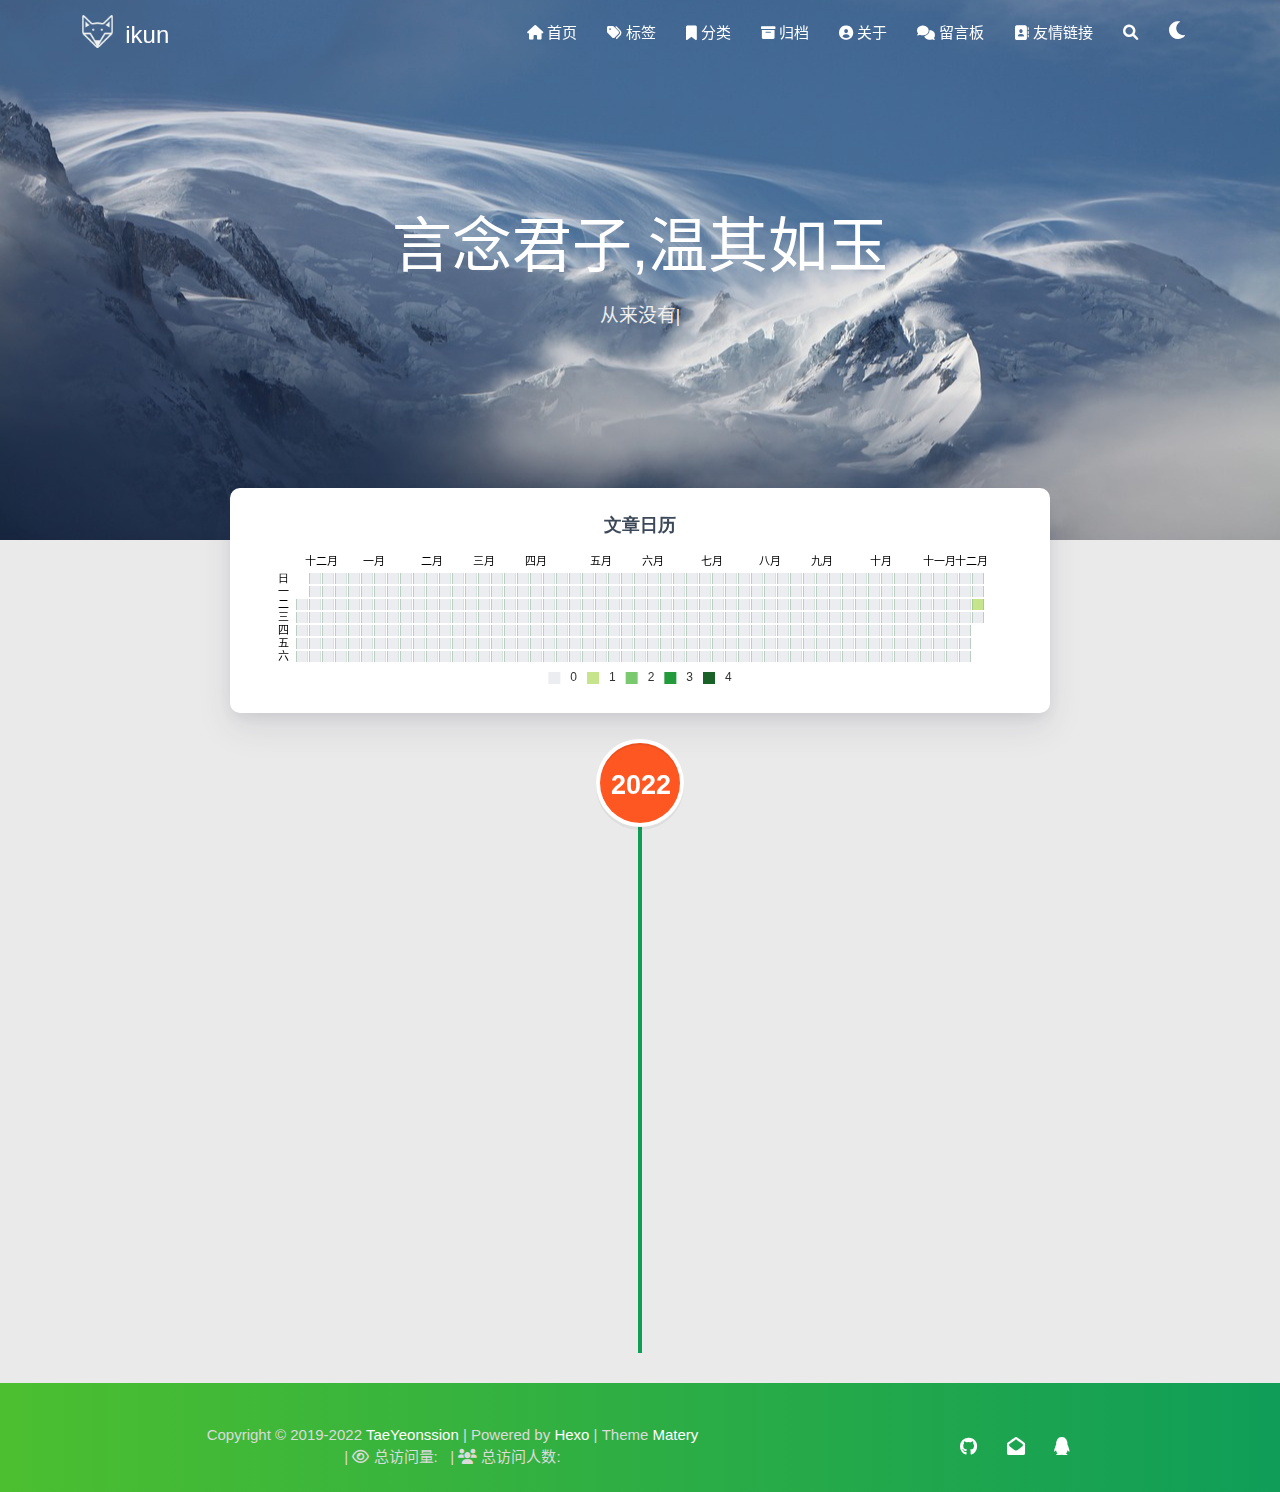
<file: archives/index.html>
<!DOCTYPE HTML>
<html lang="zh-CN">


<head>
    <meta charset="utf-8">
    <meta name="keywords" content="归档, HTML,CSS,JavaScript,JQuery,React,Vue.js等">
    <meta name="description" content="分享生活,分享知识">
    <meta http-equiv="X-UA-Compatible" content="IE=edge">
    <meta name="viewport" content="width=device-width, initial-scale=1.0, user-scalable=no">
    <meta name="renderer" content="webkit|ie-stand|ie-comp">
    <meta name="mobile-web-app-capable" content="yes">
    <meta name="format-detection" content="telephone=no">
    <meta name="apple-mobile-web-app-capable" content="yes">
    <meta name="apple-mobile-web-app-status-bar-style" content="black-translucent">
    <meta name="referrer" content="no-referrer-when-downgrade">
    <!-- Global site tag (gtag.js) - Google Analytics -->


    <title>归档 | ikun</title>
    <link rel="icon" type="image/png" href="/favicon.png">
    


    <!-- bg-cover style     -->



<link rel="stylesheet" type="text/css" href="/libs/awesome/css/all.min.css">
<link rel="stylesheet" type="text/css" href="/libs/materialize/materialize.min.css">
<link rel="stylesheet" type="text/css" href="/libs/aos/aos.css">
<link rel="stylesheet" type="text/css" href="/libs/animate/animate.min.css">
<link rel="stylesheet" type="text/css" href="/libs/lightGallery/css/lightgallery.min.css">
<link rel="stylesheet" type="text/css" href="/css/matery.css">
<link rel="stylesheet" type="text/css" href="/css/my.css">
<link rel="stylesheet" type="text/css" href="/css/dark.css" media="none" onload="if(media!='all')media='all'">




    <link rel="stylesheet" href="/libs/tocbot/tocbot.css">
    <link rel="stylesheet" href="/css/post.css">




    



    <script src="/libs/jquery/jquery-3.6.0.min.js"></script>

<meta name="generator" content="Hexo 6.3.0">
<style>.github-emoji { position: relative; display: inline-block; width: 1.2em; min-height: 1.2em; overflow: hidden; vertical-align: top; color: transparent; }  .github-emoji > span { position: relative; z-index: 10; }  .github-emoji img, .github-emoji .fancybox { margin: 0 !important; padding: 0 !important; border: none !important; outline: none !important; text-decoration: none !important; user-select: none !important; cursor: auto !important; }  .github-emoji img { height: 1.2em !important; width: 1.2em !important; position: absolute !important; left: 50% !important; top: 50% !important; transform: translate(-50%, -50%) !important; user-select: none !important; cursor: auto !important; } .github-emoji-fallback { color: inherit; } .github-emoji-fallback img { opacity: 0 !important; }</style>
<link rel="stylesheet" href="/css/prism-tomorrow.css" type="text/css">
<link rel="stylesheet" href="/css/prism-line-numbers.css" type="text/css"></head>


<body>
    <header class="navbar-fixed">
    <nav id="headNav" class="bg-color nav-transparent">
        <div id="navContainer" class="nav-wrapper container">
            <div class="brand-logo">
                <a href="/" class="waves-effect waves-light">
                    
                    <img src="/medias/logo.png" class="logo-img" alt="LOGO">
                    
                    <span class="logo-span">ikun</span>
                </a>
            </div>
            

<a href="#" data-target="mobile-nav" class="sidenav-trigger button-collapse"><i class="fas fa-bars"></i></a>
<ul class="right nav-menu">
  
  <li class="hide-on-med-and-down nav-item">
    
    <a href="/" class="waves-effect waves-light">
      
      <i class="fas fa-home" style="zoom: 0.6;"></i>
      
      <span>首页</span>
    </a>
    
  </li>
  
  <li class="hide-on-med-and-down nav-item">
    
    <a href="/tags" class="waves-effect waves-light">
      
      <i class="fas fa-tags" style="zoom: 0.6;"></i>
      
      <span>标签</span>
    </a>
    
  </li>
  
  <li class="hide-on-med-and-down nav-item">
    
    <a href="/categories" class="waves-effect waves-light">
      
      <i class="fas fa-bookmark" style="zoom: 0.6;"></i>
      
      <span>分类</span>
    </a>
    
  </li>
  
  <li class="hide-on-med-and-down nav-item">
    
    <a href="/archives" class="waves-effect waves-light">
      
      <i class="fas fa-archive" style="zoom: 0.6;"></i>
      
      <span>归档</span>
    </a>
    
  </li>
  
  <li class="hide-on-med-and-down nav-item">
    
    <a href="/about" class="waves-effect waves-light">
      
      <i class="fas fa-user-circle" style="zoom: 0.6;"></i>
      
      <span>关于</span>
    </a>
    
  </li>
  
  <li class="hide-on-med-and-down nav-item">
    
    <a href="/contact" class="waves-effect waves-light">
      
      <i class="fas fa-comments" style="zoom: 0.6;"></i>
      
      <span>留言板</span>
    </a>
    
  </li>
  
  <li class="hide-on-med-and-down nav-item">
    
    <a href="/friends" class="waves-effect waves-light">
      
      <i class="fas fa-address-book" style="zoom: 0.6;"></i>
      
      <span>友情链接</span>
    </a>
    
  </li>
  
  <li>
    <a href="#searchModal" class="modal-trigger waves-effect waves-light">
      <i id="searchIcon" class="fas fa-search" title="搜索" style="zoom: 0.85;"></i>
    </a>
  </li>
  <li>
    <a href="javascript:;" class="waves-effect waves-light" onclick="switchNightMode()" title="深色/浅色模式" >
      <i id="sum-moon-icon" class="fas fa-sun" style="zoom: 0.85;"></i>
    </a>
  </li>
</ul>


<div id="mobile-nav" class="side-nav sidenav">

    <div class="mobile-head bg-color">
        
        <img src="/medias/logo.png" class="logo-img circle responsive-img">
        
        <div class="logo-name">ikun</div>
        <div class="logo-desc">
            
            分享生活,分享知识
            
        </div>
    </div>

    <ul class="menu-list mobile-menu-list">
        
        <li class="m-nav-item">
	  
		<a href="/" class="waves-effect waves-light">
			
			    <i class="fa-fw fas fa-home"></i>
			
			首页
		</a>
          
        </li>
        
        <li class="m-nav-item">
	  
		<a href="/tags" class="waves-effect waves-light">
			
			    <i class="fa-fw fas fa-tags"></i>
			
			标签
		</a>
          
        </li>
        
        <li class="m-nav-item">
	  
		<a href="/categories" class="waves-effect waves-light">
			
			    <i class="fa-fw fas fa-bookmark"></i>
			
			分类
		</a>
          
        </li>
        
        <li class="m-nav-item">
	  
		<a href="/archives" class="waves-effect waves-light">
			
			    <i class="fa-fw fas fa-archive"></i>
			
			归档
		</a>
          
        </li>
        
        <li class="m-nav-item">
	  
		<a href="/about" class="waves-effect waves-light">
			
			    <i class="fa-fw fas fa-user-circle"></i>
			
			关于
		</a>
          
        </li>
        
        <li class="m-nav-item">
	  
		<a href="/contact" class="waves-effect waves-light">
			
			    <i class="fa-fw fas fa-comments"></i>
			
			留言板
		</a>
          
        </li>
        
        <li class="m-nav-item">
	  
		<a href="/friends" class="waves-effect waves-light">
			
			    <i class="fa-fw fas fa-address-book"></i>
			
			友情链接
		</a>
          
        </li>
        
        
        <li><div class="divider"></div></li>
        <li>
            <a href="https://github.com/blinkfox/hexo-theme-matery" class="waves-effect waves-light" target="_blank">
                <i class="fab fa-github-square fa-fw"></i>Fork Me
            </a>
        </li>
        
    </ul>
</div>


        </div>

        
            <style>
    .nav-transparent .github-corner {
        display: none !important;
    }

    .github-corner {
        position: absolute;
        z-index: 10;
        top: 0;
        right: 0;
        border: 0;
        transform: scale(1.1);
    }

    .github-corner svg {
        color: #0f9d58;
        fill: #fff;
        height: 64px;
        width: 64px;
    }

    .github-corner:hover .octo-arm {
        animation: a 0.56s ease-in-out;
    }

    .github-corner .octo-arm {
        animation: none;
    }

    @keyframes a {
        0%,
        to {
            transform: rotate(0);
        }
        20%,
        60% {
            transform: rotate(-25deg);
        }
        40%,
        80% {
            transform: rotate(10deg);
        }
    }
</style>

<a href="https://github.com/blinkfox/hexo-theme-matery" class="github-corner tooltipped hide-on-med-and-down" target="_blank"
   data-tooltip="Fork Me" data-position="left" data-delay="50">
    <svg viewBox="0 0 250 250" aria-hidden="true">
        <path d="M0,0 L115,115 L130,115 L142,142 L250,250 L250,0 Z"></path>
        <path d="M128.3,109.0 C113.8,99.7 119.0,89.6 119.0,89.6 C122.0,82.7 120.5,78.6 120.5,78.6 C119.2,72.0 123.4,76.3 123.4,76.3 C127.3,80.9 125.5,87.3 125.5,87.3 C122.9,97.6 130.6,101.9 134.4,103.2"
              fill="currentColor" style="transform-origin: 130px 106px;" class="octo-arm"></path>
        <path d="M115.0,115.0 C114.9,115.1 118.7,116.5 119.8,115.4 L133.7,101.6 C136.9,99.2 139.9,98.4 142.2,98.6 C133.8,88.0 127.5,74.4 143.8,58.0 C148.5,53.4 154.0,51.2 159.7,51.0 C160.3,49.4 163.2,43.6 171.4,40.1 C171.4,40.1 176.1,42.5 178.8,56.2 C183.1,58.6 187.2,61.8 190.9,65.4 C194.5,69.0 197.7,73.2 200.1,77.6 C213.8,80.2 216.3,84.9 216.3,84.9 C212.7,93.1 206.9,96.0 205.4,96.6 C205.1,102.4 203.0,107.8 198.3,112.5 C181.9,128.9 168.3,122.5 157.7,114.1 C157.9,116.9 156.7,120.9 152.7,124.9 L141.0,136.5 C139.8,137.7 141.6,141.9 141.8,141.8 Z"
              fill="currentColor" class="octo-body"></path>
    </svg>
</a>
        
    </nav>

</header>

    <div class="bg-cover pd-header about-cover">
    <div class="container">
    <div class="row">
    <div class="col s10 offset-s1 m8 offset-m2 l8 offset-l2">
        <div class="brand">
            <div class="title center-align">
                
                言念君子,温其如玉
                
            </div>

            <div class="description center-align">
                
                <span id="subtitle"></span>
                <script src="/libs/typed/typed.js"></script>
                <script>
                    var typed = new Typed("#subtitle", {
                        strings: [ 
                            
                                "从来没有真正的绝境, 只有心灵的迷途",
                            
                                "Never really desperate, only the lost of the soul",
                            
                        ],
                        startDelay: 300,
                        typeSpeed: 100,
                        loop: true,
                        backSpeed: 50,
                        showCursor: true
                    });
                </script>
                
            </div>
        </div>
    </div>
</div>


<script>
    // 每天切换 banner 图.  Switch banner image every day.
    var bannerUrl = "/medias/banner/" + new Date().getDay() + '.jpg';
    $('.bg-cover').css('background-image', 'url(' + bannerUrl + ')');
</script>


    </div>
</div>

<main class="content">

    
    <div class="container archive-calendar">
    <div class="card">
        <div id="post-calendar" class="card-content"></div>
    </div>
</div>

<script type="text/javascript" src="/libs/echarts/echarts.min.js"></script>
<script type="text/javascript">
    let myChart = echarts.init(document.getElementById('post-calendar'));

    

    let option = {
        title: {
            top: 0,
            text: '文章日历',
            left: 'center',
            textStyle: {
                color: '#3C4858'
            }
        },
        tooltip: {
            padding: 10,
            backgroundColor: '#555',
            borderColor: '#777',
            borderWidth: 1,
            formatter: function (obj) {
                var value = obj.value;
                return '<div style="font-size: 14px;">' + value[0] + '：' + value[1] + '</div>';
            }
        },
        visualMap: {
            show: true,
            showLabel: true,
            categories: [0, 1, 2, 3, 4],
            calculable: true,
            inRange: {
                symbol: 'rect',
                color: ['#ebedf0', '#c6e48b', '#7bc96f', '#239a3b', '#196127']
            },
            itemWidth: 12,
            itemHeight: 12,
            orient: 'horizontal',
            left: 'center',
            bottom: 0
        },
        calendar: [{
            left: 'center',
            range: ["2021-12-07", "2022-12-07"],
            cellSize: [13, 13],
            splitLine: {
                show: false
            },
            itemStyle: {
                color: '#196127',
                borderColor: '#fff',
                borderWidth: 2
            },
            yearLabel: {
                show: false
            },
            monthLabel: {
                nameMap: 'cn',
                fontSize: 11
            },
            dayLabel: {
                formatter: '{start}  1st',
                nameMap: 'cn',
                fontSize: 11
            }
        }],
        series: [{
            type: 'heatmap',
            coordinateSystem: 'calendar',
            calendarIndex: 0,
            data: [["2021-12-07", 0], ["2021-12-08", 0], ["2021-12-09", 0], ["2021-12-10", 0], ["2021-12-11", 0], ["2021-12-12", 0], ["2021-12-13", 0], ["2021-12-14", 0], ["2021-12-15", 0], ["2021-12-16", 0], ["2021-12-17", 0], ["2021-12-18", 0], ["2021-12-19", 0], ["2021-12-20", 0], ["2021-12-21", 0], ["2021-12-22", 0], ["2021-12-23", 0], ["2021-12-24", 0], ["2021-12-25", 0], ["2021-12-26", 0], ["2021-12-27", 0], ["2021-12-28", 0], ["2021-12-29", 0], ["2021-12-30", 0], ["2021-12-31", 0], ["2022-01-01", 0], ["2022-01-02", 0], ["2022-01-03", 0], ["2022-01-04", 0], ["2022-01-05", 0], ["2022-01-06", 0], ["2022-01-07", 0], ["2022-01-08", 0], ["2022-01-09", 0], ["2022-01-10", 0], ["2022-01-11", 0], ["2022-01-12", 0], ["2022-01-13", 0], ["2022-01-14", 0], ["2022-01-15", 0], ["2022-01-16", 0], ["2022-01-17", 0], ["2022-01-18", 0], ["2022-01-19", 0], ["2022-01-20", 0], ["2022-01-21", 0], ["2022-01-22", 0], ["2022-01-23", 0], ["2022-01-24", 0], ["2022-01-25", 0], ["2022-01-26", 0], ["2022-01-27", 0], ["2022-01-28", 0], ["2022-01-29", 0], ["2022-01-30", 0], ["2022-01-31", 0], ["2022-02-01", 0], ["2022-02-02", 0], ["2022-02-03", 0], ["2022-02-04", 0], ["2022-02-05", 0], ["2022-02-06", 0], ["2022-02-07", 0], ["2022-02-08", 0], ["2022-02-09", 0], ["2022-02-10", 0], ["2022-02-11", 0], ["2022-02-12", 0], ["2022-02-13", 0], ["2022-02-14", 0], ["2022-02-15", 0], ["2022-02-16", 0], ["2022-02-17", 0], ["2022-02-18", 0], ["2022-02-19", 0], ["2022-02-20", 0], ["2022-02-21", 0], ["2022-02-22", 0], ["2022-02-23", 0], ["2022-02-24", 0], ["2022-02-25", 0], ["2022-02-26", 0], ["2022-02-27", 0], ["2022-02-28", 0], ["2022-03-01", 0], ["2022-03-02", 0], ["2022-03-03", 0], ["2022-03-04", 0], ["2022-03-05", 0], ["2022-03-06", 0], ["2022-03-07", 0], ["2022-03-08", 0], ["2022-03-09", 0], ["2022-03-10", 0], ["2022-03-11", 0], ["2022-03-12", 0], ["2022-03-13", 0], ["2022-03-14", 0], ["2022-03-15", 0], ["2022-03-16", 0], ["2022-03-17", 0], ["2022-03-18", 0], ["2022-03-19", 0], ["2022-03-20", 0], ["2022-03-21", 0], ["2022-03-22", 0], ["2022-03-23", 0], ["2022-03-24", 0], ["2022-03-25", 0], ["2022-03-26", 0], ["2022-03-27", 0], ["2022-03-28", 0], ["2022-03-29", 0], ["2022-03-30", 0], ["2022-03-31", 0], ["2022-04-01", 0], ["2022-04-02", 0], ["2022-04-03", 0], ["2022-04-04", 0], ["2022-04-05", 0], ["2022-04-06", 0], ["2022-04-07", 0], ["2022-04-08", 0], ["2022-04-09", 0], ["2022-04-10", 0], ["2022-04-11", 0], ["2022-04-12", 0], ["2022-04-13", 0], ["2022-04-14", 0], ["2022-04-15", 0], ["2022-04-16", 0], ["2022-04-17", 0], ["2022-04-18", 0], ["2022-04-19", 0], ["2022-04-20", 0], ["2022-04-21", 0], ["2022-04-22", 0], ["2022-04-23", 0], ["2022-04-24", 0], ["2022-04-25", 0], ["2022-04-26", 0], ["2022-04-27", 0], ["2022-04-28", 0], ["2022-04-29", 0], ["2022-04-30", 0], ["2022-05-01", 0], ["2022-05-02", 0], ["2022-05-03", 0], ["2022-05-04", 0], ["2022-05-05", 0], ["2022-05-06", 0], ["2022-05-07", 0], ["2022-05-08", 0], ["2022-05-09", 0], ["2022-05-10", 0], ["2022-05-11", 0], ["2022-05-12", 0], ["2022-05-13", 0], ["2022-05-14", 0], ["2022-05-15", 0], ["2022-05-16", 0], ["2022-05-17", 0], ["2022-05-18", 0], ["2022-05-19", 0], ["2022-05-20", 0], ["2022-05-21", 0], ["2022-05-22", 0], ["2022-05-23", 0], ["2022-05-24", 0], ["2022-05-25", 0], ["2022-05-26", 0], ["2022-05-27", 0], ["2022-05-28", 0], ["2022-05-29", 0], ["2022-05-30", 0], ["2022-05-31", 0], ["2022-06-01", 0], ["2022-06-02", 0], ["2022-06-03", 0], ["2022-06-04", 0], ["2022-06-05", 0], ["2022-06-06", 0], ["2022-06-07", 0], ["2022-06-08", 0], ["2022-06-09", 0], ["2022-06-10", 0], ["2022-06-11", 0], ["2022-06-12", 0], ["2022-06-13", 0], ["2022-06-14", 0], ["2022-06-15", 0], ["2022-06-16", 0], ["2022-06-17", 0], ["2022-06-18", 0], ["2022-06-19", 0], ["2022-06-20", 0], ["2022-06-21", 0], ["2022-06-22", 0], ["2022-06-23", 0], ["2022-06-24", 0], ["2022-06-25", 0], ["2022-06-26", 0], ["2022-06-27", 0], ["2022-06-28", 0], ["2022-06-29", 0], ["2022-06-30", 0], ["2022-07-01", 0], ["2022-07-02", 0], ["2022-07-03", 0], ["2022-07-04", 0], ["2022-07-05", 0], ["2022-07-06", 0], ["2022-07-07", 0], ["2022-07-08", 0], ["2022-07-09", 0], ["2022-07-10", 0], ["2022-07-11", 0], ["2022-07-12", 0], ["2022-07-13", 0], ["2022-07-14", 0], ["2022-07-15", 0], ["2022-07-16", 0], ["2022-07-17", 0], ["2022-07-18", 0], ["2022-07-19", 0], ["2022-07-20", 0], ["2022-07-21", 0], ["2022-07-22", 0], ["2022-07-23", 0], ["2022-07-24", 0], ["2022-07-25", 0], ["2022-07-26", 0], ["2022-07-27", 0], ["2022-07-28", 0], ["2022-07-29", 0], ["2022-07-30", 0], ["2022-07-31", 0], ["2022-08-01", 0], ["2022-08-02", 0], ["2022-08-03", 0], ["2022-08-04", 0], ["2022-08-05", 0], ["2022-08-06", 0], ["2022-08-07", 0], ["2022-08-08", 0], ["2022-08-09", 0], ["2022-08-10", 0], ["2022-08-11", 0], ["2022-08-12", 0], ["2022-08-13", 0], ["2022-08-14", 0], ["2022-08-15", 0], ["2022-08-16", 0], ["2022-08-17", 0], ["2022-08-18", 0], ["2022-08-19", 0], ["2022-08-20", 0], ["2022-08-21", 0], ["2022-08-22", 0], ["2022-08-23", 0], ["2022-08-24", 0], ["2022-08-25", 0], ["2022-08-26", 0], ["2022-08-27", 0], ["2022-08-28", 0], ["2022-08-29", 0], ["2022-08-30", 0], ["2022-08-31", 0], ["2022-09-01", 0], ["2022-09-02", 0], ["2022-09-03", 0], ["2022-09-04", 0], ["2022-09-05", 0], ["2022-09-06", 0], ["2022-09-07", 0], ["2022-09-08", 0], ["2022-09-09", 0], ["2022-09-10", 0], ["2022-09-11", 0], ["2022-09-12", 0], ["2022-09-13", 0], ["2022-09-14", 0], ["2022-09-15", 0], ["2022-09-16", 0], ["2022-09-17", 0], ["2022-09-18", 0], ["2022-09-19", 0], ["2022-09-20", 0], ["2022-09-21", 0], ["2022-09-22", 0], ["2022-09-23", 0], ["2022-09-24", 0], ["2022-09-25", 0], ["2022-09-26", 0], ["2022-09-27", 0], ["2022-09-28", 0], ["2022-09-29", 0], ["2022-09-30", 0], ["2022-10-01", 0], ["2022-10-02", 0], ["2022-10-03", 0], ["2022-10-04", 0], ["2022-10-05", 0], ["2022-10-06", 0], ["2022-10-07", 0], ["2022-10-08", 0], ["2022-10-09", 0], ["2022-10-10", 0], ["2022-10-11", 0], ["2022-10-12", 0], ["2022-10-13", 0], ["2022-10-14", 0], ["2022-10-15", 0], ["2022-10-16", 0], ["2022-10-17", 0], ["2022-10-18", 0], ["2022-10-19", 0], ["2022-10-20", 0], ["2022-10-21", 0], ["2022-10-22", 0], ["2022-10-23", 0], ["2022-10-24", 0], ["2022-10-25", 0], ["2022-10-26", 0], ["2022-10-27", 0], ["2022-10-28", 0], ["2022-10-29", 0], ["2022-10-30", 0], ["2022-10-31", 0], ["2022-11-01", 0], ["2022-11-02", 0], ["2022-11-03", 0], ["2022-11-04", 0], ["2022-11-05", 0], ["2022-11-06", 0], ["2022-11-07", 0], ["2022-11-08", 0], ["2022-11-09", 0], ["2022-11-10", 0], ["2022-11-11", 0], ["2022-11-12", 0], ["2022-11-13", 0], ["2022-11-14", 0], ["2022-11-15", 0], ["2022-11-16", 0], ["2022-11-17", 0], ["2022-11-18", 0], ["2022-11-19", 0], ["2022-11-20", 0], ["2022-11-21", 0], ["2022-11-22", 0], ["2022-11-23", 0], ["2022-11-24", 0], ["2022-11-25", 0], ["2022-11-26", 0], ["2022-11-27", 0], ["2022-11-28", 0], ["2022-11-29", 0], ["2022-11-30", 0], ["2022-12-01", 0], ["2022-12-02", 0], ["2022-12-03", 0], ["2022-12-04", 0], ["2022-12-05", 0], ["2022-12-06", 1], ["2022-12-07", 0]]
        }]

    };

    myChart.setOption(option);
</script>

    

    

    <div id="cd-timeline" class="container">
        
        <div class="cd-timeline-block">

            
            
            
            <div class="cd-timeline-img year" data-aos="zoom-in-up">
                <a href="/archives/2022">2022</a>
            </div>
            

            
            
            
            <div class="cd-timeline-img month" data-aos="zoom-in-up">
                <a href="/archives/2022/12">12</a>
            </div>
            

            
            <div class="cd-timeline-img day" data-aos="zoom-in-up">
                <span>06</span>
            </div>
            <article class="cd-timeline-content" data-aos="fade-up">
                <div class="article col s12 m6">
                    <div class="card">
                        <a href="/2022/12/06/wo-de-di-yi-pian-bo-ke-wen-zhang/">
                            <div class="card-image">
                                
                                
                                <img src="/medias/featureimages/0.jpg" class="responsive-img" alt="">
                                
                                <span class="card-title"></span>
                            </div>
                        </a>
                        <div class="card-content article-content">
                            <div class="summary block-with-text">
                                
                                    如何搭建自己的个人博客1.安装Nodejs,LTS的,选择安装目录,一直下一步
2.打开cmd窗口，运行：   node -v   #查看node版本   npm -v	#查看npm版本   npm install -g cnpm –reg
                                
                            </div>
                            <div class="publish-info">
                                <span class="publish-date">
                                    <i class="far fa-clock fa-fw icon-date"></i>2022-12-06
                                </span>
                                <span class="publish-author">
                                    
                                    <i class="fas fa-bookmark fa-fw icon-category"></i>
                                    
                                    <a href="/categories/%E6%96%87%E7%AB%A0/" class="post-category">
                                    文章
                                    </a>
                                    
                                    
                                </span>
                            </div>
                        </div>

                        
                        <div class="card-action article-tags">
                            
                            <a href="/tags/%E7%AC%AC%E4%B8%80%E7%AF%87%E5%8D%9A%E6%96%87/"><span class="chip bg-color">第一篇博文</span></a>
                            
                        </div>
                        
                    </div>
                </div>
            </article>
        </div>
        
    </div>

</main>




    <footer class="page-footer bg-color">
    
        <link rel="stylesheet" href="/libs/aplayer/APlayer.min.css">
<style>
    .aplayer .aplayer-lrc p {
        
        display: none;
        
        font-size: 12px;
        font-weight: 700;
        line-height: 16px !important;
    }

    .aplayer .aplayer-lrc p.aplayer-lrc-current {
        
        display: none;
        
        font-size: 15px;
        color: #42b983;
    }

    
    .aplayer.aplayer-fixed.aplayer-narrow .aplayer-body {
        left: -66px !important;
    }

    .aplayer.aplayer-fixed.aplayer-narrow .aplayer-body:hover {
        left: 0px !important;
    }

    
</style>
<div class="">
    
    <div class="row">
        <meting-js class="col l8 offset-l2 m10 offset-m1 s12"
                   server="netease"
                   type="playlist"
                   id="503838841"
                   fixed='true'
                   autoplay='false'
                   theme='#42b983'
                   loop='all'
                   order='random'
                   preload='auto'
                   volume='0.7'
                   list-folded='true'
        >
        </meting-js>
    </div>
</div>

<script src="/libs/aplayer/APlayer.min.js"></script>
<script src="/libs/aplayer/Meting.min.js"></script>

    

    <div class="container row center-align"
         style="margin-bottom: 0px !important;">
        <div class="col s12 m8 l8 copy-right">
            Copyright&nbsp;&copy;
            
                <span id="year">2019-2022</span>
            
            <a href="/about" target="_blank">TaeYeonssion</a>
            |&nbsp;Powered by&nbsp;<a href="https://hexo.io/" target="_blank">Hexo</a>
            |&nbsp;Theme&nbsp;<a href="https://github.com/blinkfox/hexo-theme-matery" target="_blank">Matery</a>
            <br>
            
            
            
                
            
            
                <span id="busuanzi_container_site_pv">
                &nbsp;|&nbsp;<i class="far fa-eye"></i>&nbsp;总访问量:&nbsp;
                    <span id="busuanzi_value_site_pv" class="white-color"></span>
            </span>
            
            
                <span id="busuanzi_container_site_uv">
                &nbsp;|&nbsp;<i class="fas fa-users"></i>&nbsp;总访问人数:&nbsp;
                    <span id="busuanzi_value_site_uv" class="white-color"></span>
            </span>
            
            <br>

            <!-- 运行天数提醒. -->
            
            <br>
            
        </div>
        <div class="col s12 m4 l4 social-link social-statis">
    <a href="https://github.com/TaeYeonssion" class="tooltipped" target="_blank" data-tooltip="访问我的GitHub" data-position="top" data-delay="50">
        <i class="fab fa-github"></i>
    </a>



    <a href="mailto:taeyeonssion@163.com" class="tooltipped" target="_blank" data-tooltip="邮件联系我" data-position="top" data-delay="50">
        <i class="fas fa-envelope-open"></i>
    </a>







    <a href="tencent://AddContact/?fromId=50&fromSubId=1&subcmd=all&uin=617032787" class="tooltipped" target="_blank" data-tooltip="QQ联系我: 617032787" data-position="top" data-delay="50">
        <i class="fab fa-qq"></i>
    </a>







</div>
    </div>
</footer>

<div class="progress-bar"></div>


    <!-- 搜索遮罩框 -->
<div id="searchModal" class="modal">
    <div class="modal-content">
        <div class="search-header">
            <span class="title"><i class="fas fa-search"></i>&nbsp;&nbsp;搜索</span>
            <input type="search" id="searchInput" name="s" placeholder="请输入搜索的关键字"
                   class="search-input">
        </div>
        <div id="searchResult"></div>
    </div>
</div>

<script type="text/javascript">
$(function () {
    var searchFunc = function (path, search_id, content_id) {
        'use strict';
        $.ajax({
            url: path,
            dataType: "xml",
            success: function (xmlResponse) {
                // get the contents from search data
                var datas = $("entry", xmlResponse).map(function () {
                    return {
                        title: $("title", this).text(),
                        content: $("content", this).text(),
                        url: $("url", this).text()
                    };
                }).get();
                var $input = document.getElementById(search_id);
                var $resultContent = document.getElementById(content_id);
                $input.addEventListener('input', function () {
                    var str = '<ul class=\"search-result-list\">';
                    var keywords = this.value.trim().toLowerCase().split(/[\s\-]+/);
                    $resultContent.innerHTML = "";
                    if (this.value.trim().length <= 0) {
                        return;
                    }
                    // perform local searching
                    datas.forEach(function (data) {
                        var isMatch = true;
                        var data_title = data.title.trim().toLowerCase();
                        var data_content = data.content.trim().replace(/<[^>]+>/g, "").toLowerCase();
                        var data_url = data.url;
                        data_url = data_url.indexOf('/') === 0 ? data.url : '/' + data_url;
                        var index_title = -1;
                        var index_content = -1;
                        var first_occur = -1;
                        // only match artiles with not empty titles and contents
                        if (data_title !== '' && data_content !== '') {
                            keywords.forEach(function (keyword, i) {
                                index_title = data_title.indexOf(keyword);
                                index_content = data_content.indexOf(keyword);
                                if (index_title < 0 && index_content < 0) {
                                    isMatch = false;
                                } else {
                                    if (index_content < 0) {
                                        index_content = 0;
                                    }
                                    if (i === 0) {
                                        first_occur = index_content;
                                    }
                                }
                            });
                        }
                        // show search results
                        if (isMatch) {
                            str += "<li><a href='" + data_url + "' class='search-result-title'>" + data_title + "</a>";
                            var content = data.content.trim().replace(/<[^>]+>/g, "");
                            if (first_occur >= 0) {
                                // cut out 100 characters
                                var start = first_occur - 20;
                                var end = first_occur + 80;
                                if (start < 0) {
                                    start = 0;
                                }
                                if (start === 0) {
                                    end = 100;
                                }
                                if (end > content.length) {
                                    end = content.length;
                                }
                                var match_content = content.substr(start, end);
                                // highlight all keywords
                                keywords.forEach(function (keyword) {
                                    var regS = new RegExp(keyword, "gi");
                                    match_content = match_content.replace(regS, "<em class=\"search-keyword\">" + keyword + "</em>");
                                });

                                str += "<p class=\"search-result\">" + match_content + "...</p>"
                            }
                            str += "</li>";
                        }
                    });
                    str += "</ul>";
                    $resultContent.innerHTML = str;
                });
            }
        });
    };

    searchFunc('/search.xml', 'searchInput', 'searchResult');
});
</script>

    <!-- 白天和黑夜主题 -->
<div class="stars-con">
    <div id="stars"></div>
    <div id="stars2"></div>
    <div id="stars3"></div>  
</div>

<script>
    function switchNightMode() {
        $('<div class="Cuteen_DarkSky"><div class="Cuteen_DarkPlanet"></div></div>').appendTo($('body')),
        setTimeout(function () {
            $('body').hasClass('DarkMode') 
            ? ($('body').removeClass('DarkMode'), localStorage.setItem('isDark', '0'), $('#sum-moon-icon').removeClass("fa-sun").addClass('fa-moon')) 
            : ($('body').addClass('DarkMode'), localStorage.setItem('isDark', '1'), $('#sum-moon-icon').addClass("fa-sun").removeClass('fa-moon')),
            
            setTimeout(function () {
            $('.Cuteen_DarkSky').fadeOut(1e3, function () {
                $(this).remove()
            })
            }, 2e3)
        })
    }
</script>

    <!-- 回到顶部按钮 -->
<div id="backTop" class="top-scroll">
    <a class="btn-floating btn-large waves-effect waves-light" href="#!">
        <i class="fas fa-arrow-up"></i>
    </a>
</div>


    <script src="/libs/materialize/materialize.min.js"></script>
    <script src="/libs/masonry/masonry.pkgd.min.js"></script>
    <script src="/libs/aos/aos.js"></script>
    <script src="/libs/scrollprogress/scrollProgress.min.js"></script>
    <script src="/libs/lightGallery/js/lightgallery-all.min.js"></script>
    <script src="/js/matery.js"></script>

    

    

    <!-- 雪花特效 -->
    

    <!-- 鼠标星星特效 -->
    

     
        <script src="https://ssl.captcha.qq.com/TCaptcha.js"></script>
        <script src="/libs/others/TencentCaptcha.js"></script>
        <button id="TencentCaptcha" data-appid="xxxxxxxxxx" data-cbfn="callback" type="button" hidden></button>
    

    <!-- Baidu Analytics -->

    <!-- Baidu Push -->

<script>
    (function () {
        var bp = document.createElement('script');
        var curProtocol = window.location.protocol.split(':')[0];
        if (curProtocol === 'https') {
            bp.src = 'https://zz.bdstatic.com/linksubmit/push.js';
        } else {
            bp.src = 'http://push.zhanzhang.baidu.com/push.js';
        }
        var s = document.getElementsByTagName("script")[0];
        s.parentNode.insertBefore(bp, s);
    })();
</script>

    
    <script src="/libs/others/clicklove.js" async="async"></script>
    
    
    <script async src="/libs/others/busuanzi.pure.mini.js"></script>
    

    

    

    <!--腾讯兔小巢-->
    
    

    

    

    
    <script src="/libs/instantpage/instantpage.js" type="module"></script>
    

</body>

</html>
</file>
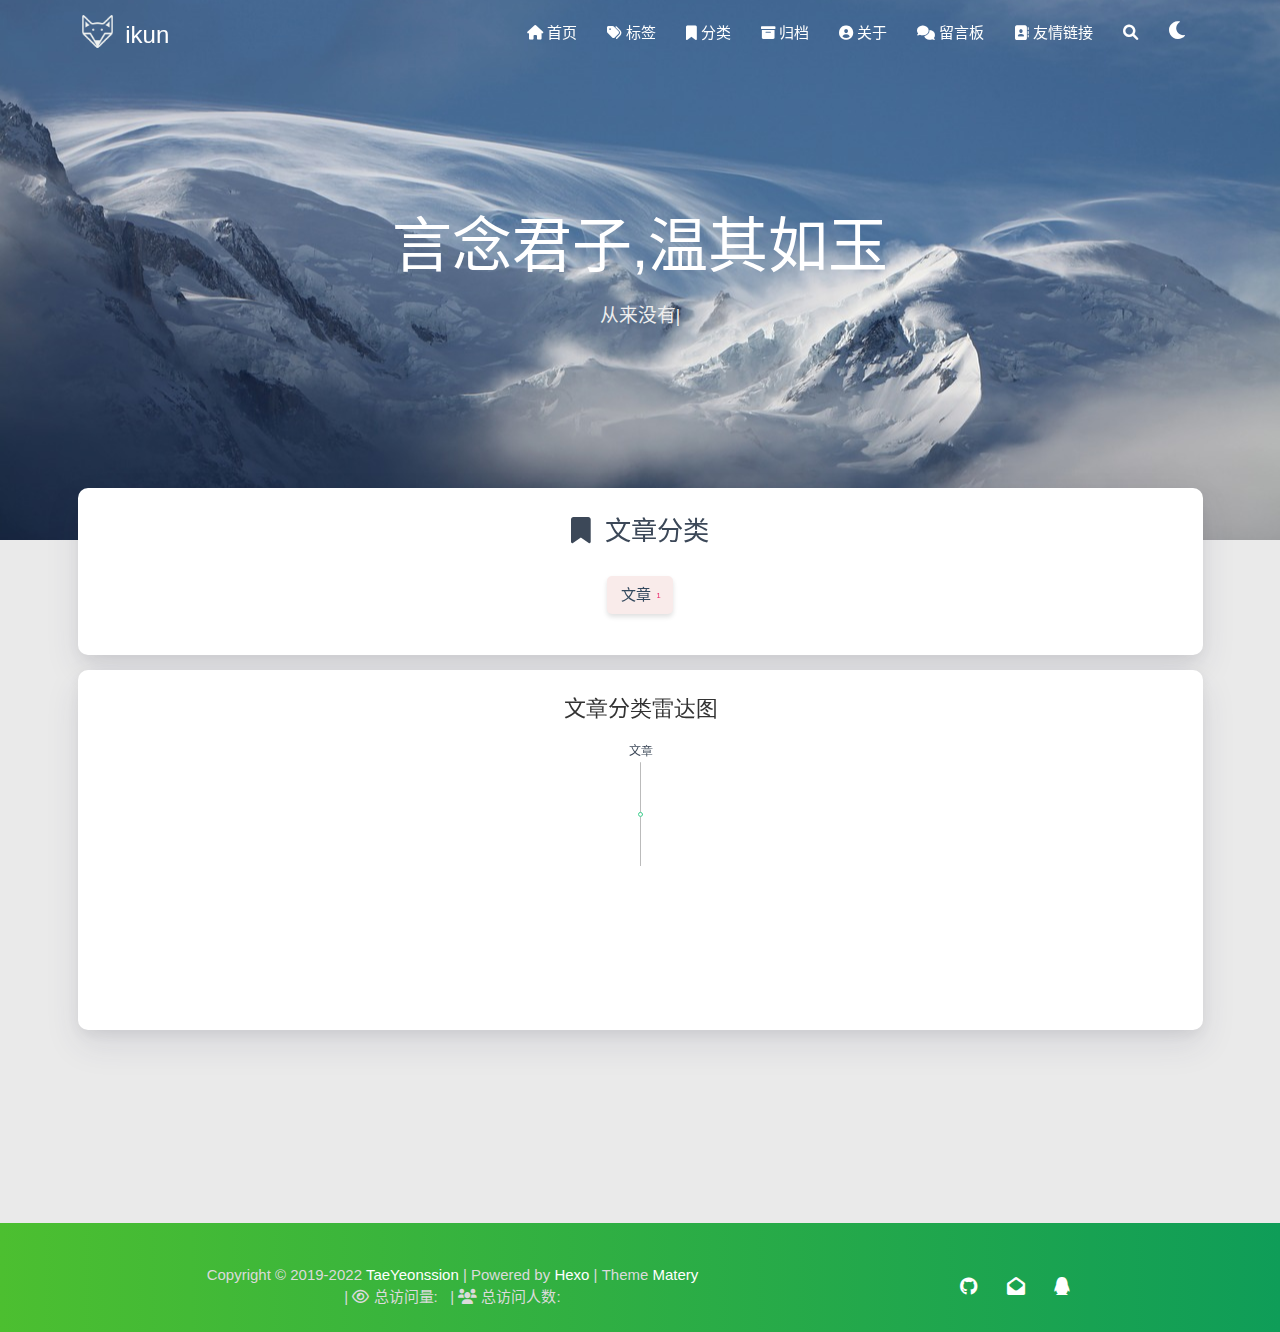
<file: categories/index.html>
<!DOCTYPE HTML>
<html lang="zh-CN">


<head>
    <meta charset="utf-8">
    <meta name="keywords" content="分类, HTML,CSS,JavaScript,JQuery,React,Vue.js等">
    <meta name="description" content="分享生活,分享知识">
    <meta http-equiv="X-UA-Compatible" content="IE=edge">
    <meta name="viewport" content="width=device-width, initial-scale=1.0, user-scalable=no">
    <meta name="renderer" content="webkit|ie-stand|ie-comp">
    <meta name="mobile-web-app-capable" content="yes">
    <meta name="format-detection" content="telephone=no">
    <meta name="apple-mobile-web-app-capable" content="yes">
    <meta name="apple-mobile-web-app-status-bar-style" content="black-translucent">
    <meta name="referrer" content="no-referrer-when-downgrade">
    <!-- Global site tag (gtag.js) - Google Analytics -->


    <title>分类 | ikun</title>
    <link rel="icon" type="image/png" href="/favicon.png">
    


    <!-- bg-cover style     -->



<link rel="stylesheet" type="text/css" href="/libs/awesome/css/all.min.css">
<link rel="stylesheet" type="text/css" href="/libs/materialize/materialize.min.css">
<link rel="stylesheet" type="text/css" href="/libs/aos/aos.css">
<link rel="stylesheet" type="text/css" href="/libs/animate/animate.min.css">
<link rel="stylesheet" type="text/css" href="/libs/lightGallery/css/lightgallery.min.css">
<link rel="stylesheet" type="text/css" href="/css/matery.css">
<link rel="stylesheet" type="text/css" href="/css/my.css">
<link rel="stylesheet" type="text/css" href="/css/dark.css" media="none" onload="if(media!='all')media='all'">




    <link rel="stylesheet" href="/libs/tocbot/tocbot.css">
    <link rel="stylesheet" href="/css/post.css">




    



    <script src="/libs/jquery/jquery-3.6.0.min.js"></script>

<meta name="generator" content="Hexo 6.3.0">
<style>.github-emoji { position: relative; display: inline-block; width: 1.2em; min-height: 1.2em; overflow: hidden; vertical-align: top; color: transparent; }  .github-emoji > span { position: relative; z-index: 10; }  .github-emoji img, .github-emoji .fancybox { margin: 0 !important; padding: 0 !important; border: none !important; outline: none !important; text-decoration: none !important; user-select: none !important; cursor: auto !important; }  .github-emoji img { height: 1.2em !important; width: 1.2em !important; position: absolute !important; left: 50% !important; top: 50% !important; transform: translate(-50%, -50%) !important; user-select: none !important; cursor: auto !important; } .github-emoji-fallback { color: inherit; } .github-emoji-fallback img { opacity: 0 !important; }</style>
<link rel="stylesheet" href="/css/prism-tomorrow.css" type="text/css">
<link rel="stylesheet" href="/css/prism-line-numbers.css" type="text/css"></head>


<body>
    <header class="navbar-fixed">
    <nav id="headNav" class="bg-color nav-transparent">
        <div id="navContainer" class="nav-wrapper container">
            <div class="brand-logo">
                <a href="/" class="waves-effect waves-light">
                    
                    <img src="/medias/logo.png" class="logo-img" alt="LOGO">
                    
                    <span class="logo-span">ikun</span>
                </a>
            </div>
            

<a href="#" data-target="mobile-nav" class="sidenav-trigger button-collapse"><i class="fas fa-bars"></i></a>
<ul class="right nav-menu">
  
  <li class="hide-on-med-and-down nav-item">
    
    <a href="/" class="waves-effect waves-light">
      
      <i class="fas fa-home" style="zoom: 0.6;"></i>
      
      <span>首页</span>
    </a>
    
  </li>
  
  <li class="hide-on-med-and-down nav-item">
    
    <a href="/tags" class="waves-effect waves-light">
      
      <i class="fas fa-tags" style="zoom: 0.6;"></i>
      
      <span>标签</span>
    </a>
    
  </li>
  
  <li class="hide-on-med-and-down nav-item">
    
    <a href="/categories" class="waves-effect waves-light">
      
      <i class="fas fa-bookmark" style="zoom: 0.6;"></i>
      
      <span>分类</span>
    </a>
    
  </li>
  
  <li class="hide-on-med-and-down nav-item">
    
    <a href="/archives" class="waves-effect waves-light">
      
      <i class="fas fa-archive" style="zoom: 0.6;"></i>
      
      <span>归档</span>
    </a>
    
  </li>
  
  <li class="hide-on-med-and-down nav-item">
    
    <a href="/about" class="waves-effect waves-light">
      
      <i class="fas fa-user-circle" style="zoom: 0.6;"></i>
      
      <span>关于</span>
    </a>
    
  </li>
  
  <li class="hide-on-med-and-down nav-item">
    
    <a href="/contact" class="waves-effect waves-light">
      
      <i class="fas fa-comments" style="zoom: 0.6;"></i>
      
      <span>留言板</span>
    </a>
    
  </li>
  
  <li class="hide-on-med-and-down nav-item">
    
    <a href="/friends" class="waves-effect waves-light">
      
      <i class="fas fa-address-book" style="zoom: 0.6;"></i>
      
      <span>友情链接</span>
    </a>
    
  </li>
  
  <li>
    <a href="#searchModal" class="modal-trigger waves-effect waves-light">
      <i id="searchIcon" class="fas fa-search" title="搜索" style="zoom: 0.85;"></i>
    </a>
  </li>
  <li>
    <a href="javascript:;" class="waves-effect waves-light" onclick="switchNightMode()" title="深色/浅色模式" >
      <i id="sum-moon-icon" class="fas fa-sun" style="zoom: 0.85;"></i>
    </a>
  </li>
</ul>


<div id="mobile-nav" class="side-nav sidenav">

    <div class="mobile-head bg-color">
        
        <img src="/medias/logo.png" class="logo-img circle responsive-img">
        
        <div class="logo-name">ikun</div>
        <div class="logo-desc">
            
            分享生活,分享知识
            
        </div>
    </div>

    <ul class="menu-list mobile-menu-list">
        
        <li class="m-nav-item">
	  
		<a href="/" class="waves-effect waves-light">
			
			    <i class="fa-fw fas fa-home"></i>
			
			首页
		</a>
          
        </li>
        
        <li class="m-nav-item">
	  
		<a href="/tags" class="waves-effect waves-light">
			
			    <i class="fa-fw fas fa-tags"></i>
			
			标签
		</a>
          
        </li>
        
        <li class="m-nav-item">
	  
		<a href="/categories" class="waves-effect waves-light">
			
			    <i class="fa-fw fas fa-bookmark"></i>
			
			分类
		</a>
          
        </li>
        
        <li class="m-nav-item">
	  
		<a href="/archives" class="waves-effect waves-light">
			
			    <i class="fa-fw fas fa-archive"></i>
			
			归档
		</a>
          
        </li>
        
        <li class="m-nav-item">
	  
		<a href="/about" class="waves-effect waves-light">
			
			    <i class="fa-fw fas fa-user-circle"></i>
			
			关于
		</a>
          
        </li>
        
        <li class="m-nav-item">
	  
		<a href="/contact" class="waves-effect waves-light">
			
			    <i class="fa-fw fas fa-comments"></i>
			
			留言板
		</a>
          
        </li>
        
        <li class="m-nav-item">
	  
		<a href="/friends" class="waves-effect waves-light">
			
			    <i class="fa-fw fas fa-address-book"></i>
			
			友情链接
		</a>
          
        </li>
        
        
        <li><div class="divider"></div></li>
        <li>
            <a href="https://github.com/blinkfox/hexo-theme-matery" class="waves-effect waves-light" target="_blank">
                <i class="fab fa-github-square fa-fw"></i>Fork Me
            </a>
        </li>
        
    </ul>
</div>


        </div>

        
            <style>
    .nav-transparent .github-corner {
        display: none !important;
    }

    .github-corner {
        position: absolute;
        z-index: 10;
        top: 0;
        right: 0;
        border: 0;
        transform: scale(1.1);
    }

    .github-corner svg {
        color: #0f9d58;
        fill: #fff;
        height: 64px;
        width: 64px;
    }

    .github-corner:hover .octo-arm {
        animation: a 0.56s ease-in-out;
    }

    .github-corner .octo-arm {
        animation: none;
    }

    @keyframes a {
        0%,
        to {
            transform: rotate(0);
        }
        20%,
        60% {
            transform: rotate(-25deg);
        }
        40%,
        80% {
            transform: rotate(10deg);
        }
    }
</style>

<a href="https://github.com/blinkfox/hexo-theme-matery" class="github-corner tooltipped hide-on-med-and-down" target="_blank"
   data-tooltip="Fork Me" data-position="left" data-delay="50">
    <svg viewBox="0 0 250 250" aria-hidden="true">
        <path d="M0,0 L115,115 L130,115 L142,142 L250,250 L250,0 Z"></path>
        <path d="M128.3,109.0 C113.8,99.7 119.0,89.6 119.0,89.6 C122.0,82.7 120.5,78.6 120.5,78.6 C119.2,72.0 123.4,76.3 123.4,76.3 C127.3,80.9 125.5,87.3 125.5,87.3 C122.9,97.6 130.6,101.9 134.4,103.2"
              fill="currentColor" style="transform-origin: 130px 106px;" class="octo-arm"></path>
        <path d="M115.0,115.0 C114.9,115.1 118.7,116.5 119.8,115.4 L133.7,101.6 C136.9,99.2 139.9,98.4 142.2,98.6 C133.8,88.0 127.5,74.4 143.8,58.0 C148.5,53.4 154.0,51.2 159.7,51.0 C160.3,49.4 163.2,43.6 171.4,40.1 C171.4,40.1 176.1,42.5 178.8,56.2 C183.1,58.6 187.2,61.8 190.9,65.4 C194.5,69.0 197.7,73.2 200.1,77.6 C213.8,80.2 216.3,84.9 216.3,84.9 C212.7,93.1 206.9,96.0 205.4,96.6 C205.1,102.4 203.0,107.8 198.3,112.5 C181.9,128.9 168.3,122.5 157.7,114.1 C157.9,116.9 156.7,120.9 152.7,124.9 L141.0,136.5 C139.8,137.7 141.6,141.9 141.8,141.8 Z"
              fill="currentColor" class="octo-body"></path>
    </svg>
</a>
        
    </nav>

</header>

    <div class="bg-cover pd-header about-cover">
    <div class="container">
    <div class="row">
    <div class="col s10 offset-s1 m8 offset-m2 l8 offset-l2">
        <div class="brand">
            <div class="title center-align">
                
                言念君子,温其如玉
                
            </div>

            <div class="description center-align">
                
                <span id="subtitle"></span>
                <script src="/libs/typed/typed.js"></script>
                <script>
                    var typed = new Typed("#subtitle", {
                        strings: [ 
                            
                                "从来没有真正的绝境, 只有心灵的迷途",
                            
                                "Never really desperate, only the lost of the soul",
                            
                        ],
                        startDelay: 300,
                        typeSpeed: 100,
                        loop: true,
                        backSpeed: 50,
                        showCursor: true
                    });
                </script>
                
            </div>
        </div>
    </div>
</div>


<script>
    // 每天切换 banner 图.  Switch banner image every day.
    var bannerUrl = "/medias/banner/" + new Date().getDay() + '.jpg';
    $('.bg-cover').css('background-image', 'url(' + bannerUrl + ')');
</script>


    </div>
</div>

<main class="content">

    

<div id="category-cloud" class="container chip-container">
    <div class="card">
        <div class="card-content">
            <div class="tag-title center-align">
                <i class="fas fa-bookmark"></i>&nbsp;&nbsp;文章分类
            </div>
            <div class="tag-chips">
                
                
                
                <a href="/categories/%E6%96%87%E7%AB%A0/" title="文章: 1">
                    <span class="chip center-align waves-effect waves-light
                             chip-default "
                            style="background-color: #F9EBEA;">文章
                        <span class="tag-length">1</span>
                    </span>
                </a>
                
                
            </div>
        </div>
    </div>
</div>


    
    <style type="text/css">
    #category-radar {
        width: 100%;
        height: 360px;
    }
</style>

<div class="container" data-aos="fade-up">
    <div class="card">
        <div id="category-radar" class="card-content"></div>
    </div>
</div>

<script type="text/javascript" src="/libs/echarts/echarts.min.js"></script>
<script type="text/javascript">
    let radarChart = echarts.init(document.getElementById('category-radar'));

    

    let option = {
        title: {
            left: 'center',
            text: '文章分类雷达图',
            textStyle: {
                fontWeight: 500,
                fontSize: 22
            }
        },
        tooltip: {},
        radar: {
            name: {
                textStyle: {
                    color: '#3C4858'
                }
            },
            indicator: [{"name":"文章","max":2}],
            nameGap: 5,
            center: ['50%','55%'],
            radius: '66%'
        },
        series: [{
            type: 'radar',
            color: ['#3ecf8e'],
            itemStyle: {normal: {areaStyle: {type: 'default'}}},
            data : [
                {
                    value : [1],
                    name : '文章分类数量'
                }
            ]
        }]
    };

    radarChart.setOption(option);
</script>

    

</main>


    <footer class="page-footer bg-color">
    
        <link rel="stylesheet" href="/libs/aplayer/APlayer.min.css">
<style>
    .aplayer .aplayer-lrc p {
        
        display: none;
        
        font-size: 12px;
        font-weight: 700;
        line-height: 16px !important;
    }

    .aplayer .aplayer-lrc p.aplayer-lrc-current {
        
        display: none;
        
        font-size: 15px;
        color: #42b983;
    }

    
    .aplayer.aplayer-fixed.aplayer-narrow .aplayer-body {
        left: -66px !important;
    }

    .aplayer.aplayer-fixed.aplayer-narrow .aplayer-body:hover {
        left: 0px !important;
    }

    
</style>
<div class="">
    
    <div class="row">
        <meting-js class="col l8 offset-l2 m10 offset-m1 s12"
                   server="netease"
                   type="playlist"
                   id="503838841"
                   fixed='true'
                   autoplay='false'
                   theme='#42b983'
                   loop='all'
                   order='random'
                   preload='auto'
                   volume='0.7'
                   list-folded='true'
        >
        </meting-js>
    </div>
</div>

<script src="/libs/aplayer/APlayer.min.js"></script>
<script src="/libs/aplayer/Meting.min.js"></script>

    

    <div class="container row center-align"
         style="margin-bottom: 0px !important;">
        <div class="col s12 m8 l8 copy-right">
            Copyright&nbsp;&copy;
            
                <span id="year">2019-2022</span>
            
            <a href="/about" target="_blank">TaeYeonssion</a>
            |&nbsp;Powered by&nbsp;<a href="https://hexo.io/" target="_blank">Hexo</a>
            |&nbsp;Theme&nbsp;<a href="https://github.com/blinkfox/hexo-theme-matery" target="_blank">Matery</a>
            <br>
            
            
            
                
            
            
                <span id="busuanzi_container_site_pv">
                &nbsp;|&nbsp;<i class="far fa-eye"></i>&nbsp;总访问量:&nbsp;
                    <span id="busuanzi_value_site_pv" class="white-color"></span>
            </span>
            
            
                <span id="busuanzi_container_site_uv">
                &nbsp;|&nbsp;<i class="fas fa-users"></i>&nbsp;总访问人数:&nbsp;
                    <span id="busuanzi_value_site_uv" class="white-color"></span>
            </span>
            
            <br>

            <!-- 运行天数提醒. -->
            
            <br>
            
        </div>
        <div class="col s12 m4 l4 social-link social-statis">
    <a href="https://github.com/TaeYeonssion" class="tooltipped" target="_blank" data-tooltip="访问我的GitHub" data-position="top" data-delay="50">
        <i class="fab fa-github"></i>
    </a>



    <a href="mailto:taeyeonssion@163.com" class="tooltipped" target="_blank" data-tooltip="邮件联系我" data-position="top" data-delay="50">
        <i class="fas fa-envelope-open"></i>
    </a>







    <a href="tencent://AddContact/?fromId=50&fromSubId=1&subcmd=all&uin=617032787" class="tooltipped" target="_blank" data-tooltip="QQ联系我: 617032787" data-position="top" data-delay="50">
        <i class="fab fa-qq"></i>
    </a>







</div>
    </div>
</footer>

<div class="progress-bar"></div>


    <!-- 搜索遮罩框 -->
<div id="searchModal" class="modal">
    <div class="modal-content">
        <div class="search-header">
            <span class="title"><i class="fas fa-search"></i>&nbsp;&nbsp;搜索</span>
            <input type="search" id="searchInput" name="s" placeholder="请输入搜索的关键字"
                   class="search-input">
        </div>
        <div id="searchResult"></div>
    </div>
</div>

<script type="text/javascript">
$(function () {
    var searchFunc = function (path, search_id, content_id) {
        'use strict';
        $.ajax({
            url: path,
            dataType: "xml",
            success: function (xmlResponse) {
                // get the contents from search data
                var datas = $("entry", xmlResponse).map(function () {
                    return {
                        title: $("title", this).text(),
                        content: $("content", this).text(),
                        url: $("url", this).text()
                    };
                }).get();
                var $input = document.getElementById(search_id);
                var $resultContent = document.getElementById(content_id);
                $input.addEventListener('input', function () {
                    var str = '<ul class=\"search-result-list\">';
                    var keywords = this.value.trim().toLowerCase().split(/[\s\-]+/);
                    $resultContent.innerHTML = "";
                    if (this.value.trim().length <= 0) {
                        return;
                    }
                    // perform local searching
                    datas.forEach(function (data) {
                        var isMatch = true;
                        var data_title = data.title.trim().toLowerCase();
                        var data_content = data.content.trim().replace(/<[^>]+>/g, "").toLowerCase();
                        var data_url = data.url;
                        data_url = data_url.indexOf('/') === 0 ? data.url : '/' + data_url;
                        var index_title = -1;
                        var index_content = -1;
                        var first_occur = -1;
                        // only match artiles with not empty titles and contents
                        if (data_title !== '' && data_content !== '') {
                            keywords.forEach(function (keyword, i) {
                                index_title = data_title.indexOf(keyword);
                                index_content = data_content.indexOf(keyword);
                                if (index_title < 0 && index_content < 0) {
                                    isMatch = false;
                                } else {
                                    if (index_content < 0) {
                                        index_content = 0;
                                    }
                                    if (i === 0) {
                                        first_occur = index_content;
                                    }
                                }
                            });
                        }
                        // show search results
                        if (isMatch) {
                            str += "<li><a href='" + data_url + "' class='search-result-title'>" + data_title + "</a>";
                            var content = data.content.trim().replace(/<[^>]+>/g, "");
                            if (first_occur >= 0) {
                                // cut out 100 characters
                                var start = first_occur - 20;
                                var end = first_occur + 80;
                                if (start < 0) {
                                    start = 0;
                                }
                                if (start === 0) {
                                    end = 100;
                                }
                                if (end > content.length) {
                                    end = content.length;
                                }
                                var match_content = content.substr(start, end);
                                // highlight all keywords
                                keywords.forEach(function (keyword) {
                                    var regS = new RegExp(keyword, "gi");
                                    match_content = match_content.replace(regS, "<em class=\"search-keyword\">" + keyword + "</em>");
                                });

                                str += "<p class=\"search-result\">" + match_content + "...</p>"
                            }
                            str += "</li>";
                        }
                    });
                    str += "</ul>";
                    $resultContent.innerHTML = str;
                });
            }
        });
    };

    searchFunc('/search.xml', 'searchInput', 'searchResult');
});
</script>

    <!-- 白天和黑夜主题 -->
<div class="stars-con">
    <div id="stars"></div>
    <div id="stars2"></div>
    <div id="stars3"></div>  
</div>

<script>
    function switchNightMode() {
        $('<div class="Cuteen_DarkSky"><div class="Cuteen_DarkPlanet"></div></div>').appendTo($('body')),
        setTimeout(function () {
            $('body').hasClass('DarkMode') 
            ? ($('body').removeClass('DarkMode'), localStorage.setItem('isDark', '0'), $('#sum-moon-icon').removeClass("fa-sun").addClass('fa-moon')) 
            : ($('body').addClass('DarkMode'), localStorage.setItem('isDark', '1'), $('#sum-moon-icon').addClass("fa-sun").removeClass('fa-moon')),
            
            setTimeout(function () {
            $('.Cuteen_DarkSky').fadeOut(1e3, function () {
                $(this).remove()
            })
            }, 2e3)
        })
    }
</script>

    <!-- 回到顶部按钮 -->
<div id="backTop" class="top-scroll">
    <a class="btn-floating btn-large waves-effect waves-light" href="#!">
        <i class="fas fa-arrow-up"></i>
    </a>
</div>


    <script src="/libs/materialize/materialize.min.js"></script>
    <script src="/libs/masonry/masonry.pkgd.min.js"></script>
    <script src="/libs/aos/aos.js"></script>
    <script src="/libs/scrollprogress/scrollProgress.min.js"></script>
    <script src="/libs/lightGallery/js/lightgallery-all.min.js"></script>
    <script src="/js/matery.js"></script>

    

    

    <!-- 雪花特效 -->
    

    <!-- 鼠标星星特效 -->
    

     
        <script src="https://ssl.captcha.qq.com/TCaptcha.js"></script>
        <script src="/libs/others/TencentCaptcha.js"></script>
        <button id="TencentCaptcha" data-appid="xxxxxxxxxx" data-cbfn="callback" type="button" hidden></button>
    

    <!-- Baidu Analytics -->

    <!-- Baidu Push -->

<script>
    (function () {
        var bp = document.createElement('script');
        var curProtocol = window.location.protocol.split(':')[0];
        if (curProtocol === 'https') {
            bp.src = 'https://zz.bdstatic.com/linksubmit/push.js';
        } else {
            bp.src = 'http://push.zhanzhang.baidu.com/push.js';
        }
        var s = document.getElementsByTagName("script")[0];
        s.parentNode.insertBefore(bp, s);
    })();
</script>

    
    <script src="/libs/others/clicklove.js" async="async"></script>
    
    
    <script async src="/libs/others/busuanzi.pure.mini.js"></script>
    

    

    

    <!--腾讯兔小巢-->
    
    

    

    

    
    <script src="/libs/instantpage/instantpage.js" type="module"></script>
    

</body>

</html>
</file>
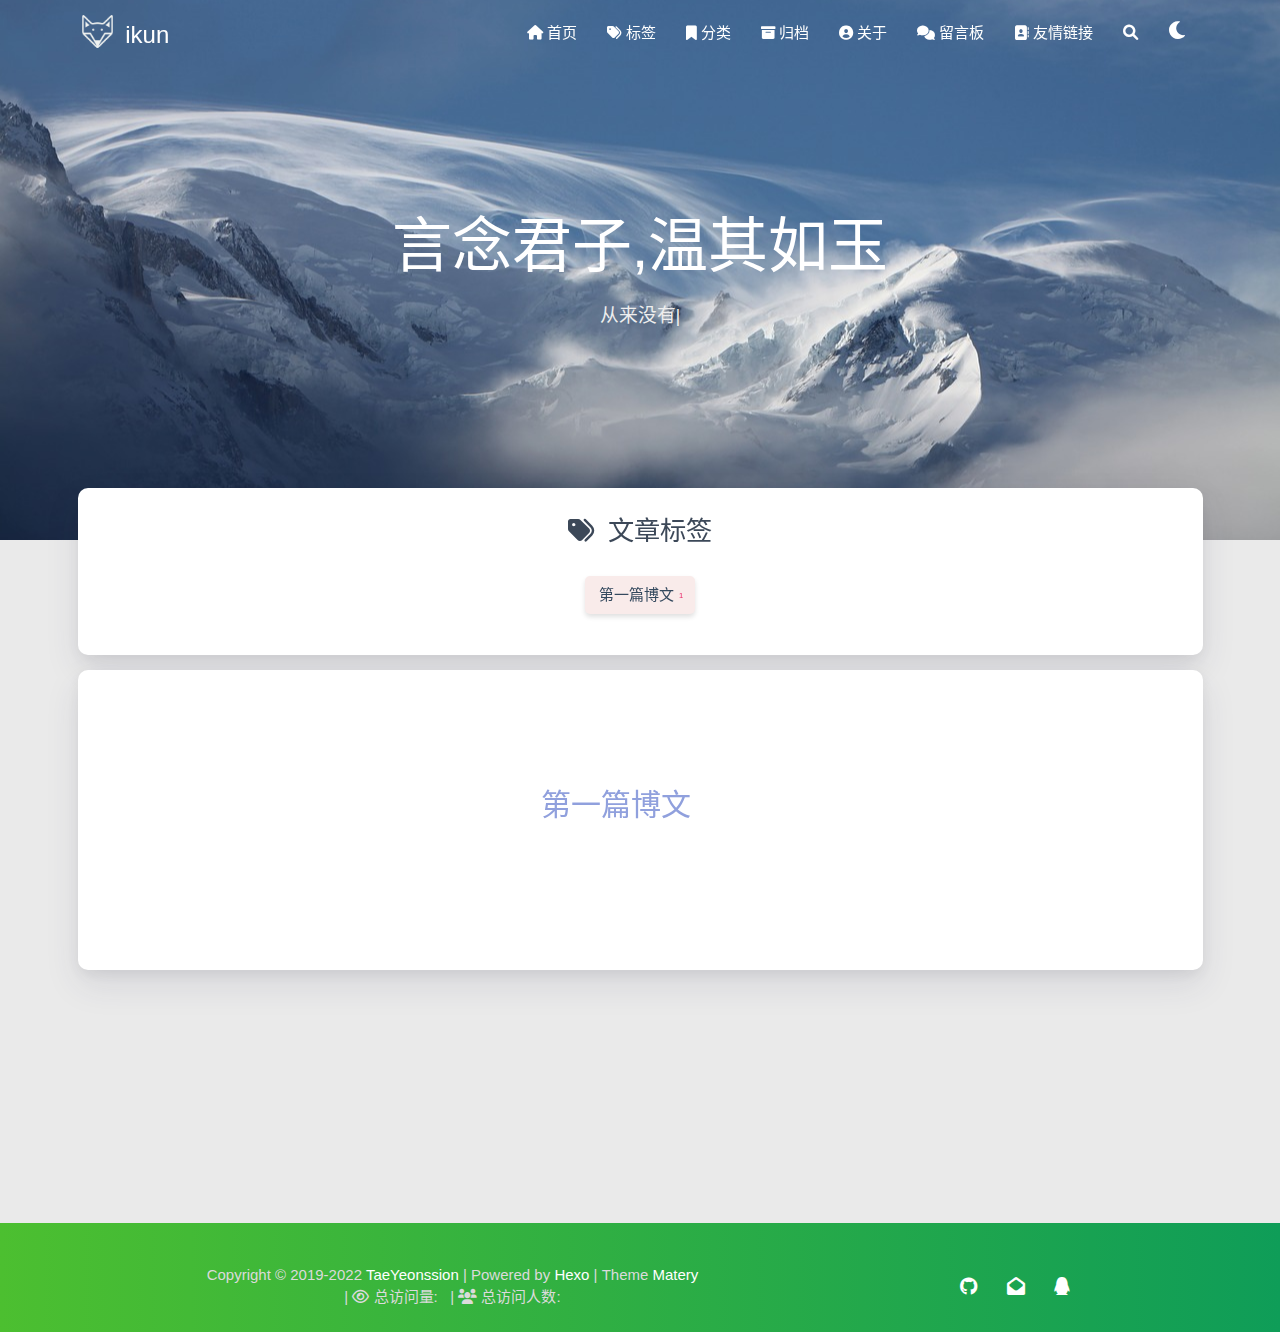
<file: tags/index.html>
<!DOCTYPE HTML>
<html lang="zh-CN">


<head>
    <meta charset="utf-8">
    <meta name="keywords" content="标签, HTML,CSS,JavaScript,JQuery,React,Vue.js等">
    <meta name="description" content="分享生活,分享知识">
    <meta http-equiv="X-UA-Compatible" content="IE=edge">
    <meta name="viewport" content="width=device-width, initial-scale=1.0, user-scalable=no">
    <meta name="renderer" content="webkit|ie-stand|ie-comp">
    <meta name="mobile-web-app-capable" content="yes">
    <meta name="format-detection" content="telephone=no">
    <meta name="apple-mobile-web-app-capable" content="yes">
    <meta name="apple-mobile-web-app-status-bar-style" content="black-translucent">
    <meta name="referrer" content="no-referrer-when-downgrade">
    <!-- Global site tag (gtag.js) - Google Analytics -->


    <title>标签 | ikun</title>
    <link rel="icon" type="image/png" href="/favicon.png">
    


    <!-- bg-cover style     -->



<link rel="stylesheet" type="text/css" href="/libs/awesome/css/all.min.css">
<link rel="stylesheet" type="text/css" href="/libs/materialize/materialize.min.css">
<link rel="stylesheet" type="text/css" href="/libs/aos/aos.css">
<link rel="stylesheet" type="text/css" href="/libs/animate/animate.min.css">
<link rel="stylesheet" type="text/css" href="/libs/lightGallery/css/lightgallery.min.css">
<link rel="stylesheet" type="text/css" href="/css/matery.css">
<link rel="stylesheet" type="text/css" href="/css/my.css">
<link rel="stylesheet" type="text/css" href="/css/dark.css" media="none" onload="if(media!='all')media='all'">




    <link rel="stylesheet" href="/libs/tocbot/tocbot.css">
    <link rel="stylesheet" href="/css/post.css">




    



    <script src="/libs/jquery/jquery-3.6.0.min.js"></script>

<meta name="generator" content="Hexo 6.3.0">
<style>.github-emoji { position: relative; display: inline-block; width: 1.2em; min-height: 1.2em; overflow: hidden; vertical-align: top; color: transparent; }  .github-emoji > span { position: relative; z-index: 10; }  .github-emoji img, .github-emoji .fancybox { margin: 0 !important; padding: 0 !important; border: none !important; outline: none !important; text-decoration: none !important; user-select: none !important; cursor: auto !important; }  .github-emoji img { height: 1.2em !important; width: 1.2em !important; position: absolute !important; left: 50% !important; top: 50% !important; transform: translate(-50%, -50%) !important; user-select: none !important; cursor: auto !important; } .github-emoji-fallback { color: inherit; } .github-emoji-fallback img { opacity: 0 !important; }</style>
<link rel="stylesheet" href="/css/prism-tomorrow.css" type="text/css">
<link rel="stylesheet" href="/css/prism-line-numbers.css" type="text/css"></head>


<body>
    <header class="navbar-fixed">
    <nav id="headNav" class="bg-color nav-transparent">
        <div id="navContainer" class="nav-wrapper container">
            <div class="brand-logo">
                <a href="/" class="waves-effect waves-light">
                    
                    <img src="/medias/logo.png" class="logo-img" alt="LOGO">
                    
                    <span class="logo-span">ikun</span>
                </a>
            </div>
            

<a href="#" data-target="mobile-nav" class="sidenav-trigger button-collapse"><i class="fas fa-bars"></i></a>
<ul class="right nav-menu">
  
  <li class="hide-on-med-and-down nav-item">
    
    <a href="/" class="waves-effect waves-light">
      
      <i class="fas fa-home" style="zoom: 0.6;"></i>
      
      <span>首页</span>
    </a>
    
  </li>
  
  <li class="hide-on-med-and-down nav-item">
    
    <a href="/tags" class="waves-effect waves-light">
      
      <i class="fas fa-tags" style="zoom: 0.6;"></i>
      
      <span>标签</span>
    </a>
    
  </li>
  
  <li class="hide-on-med-and-down nav-item">
    
    <a href="/categories" class="waves-effect waves-light">
      
      <i class="fas fa-bookmark" style="zoom: 0.6;"></i>
      
      <span>分类</span>
    </a>
    
  </li>
  
  <li class="hide-on-med-and-down nav-item">
    
    <a href="/archives" class="waves-effect waves-light">
      
      <i class="fas fa-archive" style="zoom: 0.6;"></i>
      
      <span>归档</span>
    </a>
    
  </li>
  
  <li class="hide-on-med-and-down nav-item">
    
    <a href="/about" class="waves-effect waves-light">
      
      <i class="fas fa-user-circle" style="zoom: 0.6;"></i>
      
      <span>关于</span>
    </a>
    
  </li>
  
  <li class="hide-on-med-and-down nav-item">
    
    <a href="/contact" class="waves-effect waves-light">
      
      <i class="fas fa-comments" style="zoom: 0.6;"></i>
      
      <span>留言板</span>
    </a>
    
  </li>
  
  <li class="hide-on-med-and-down nav-item">
    
    <a href="/friends" class="waves-effect waves-light">
      
      <i class="fas fa-address-book" style="zoom: 0.6;"></i>
      
      <span>友情链接</span>
    </a>
    
  </li>
  
  <li>
    <a href="#searchModal" class="modal-trigger waves-effect waves-light">
      <i id="searchIcon" class="fas fa-search" title="搜索" style="zoom: 0.85;"></i>
    </a>
  </li>
  <li>
    <a href="javascript:;" class="waves-effect waves-light" onclick="switchNightMode()" title="深色/浅色模式" >
      <i id="sum-moon-icon" class="fas fa-sun" style="zoom: 0.85;"></i>
    </a>
  </li>
</ul>


<div id="mobile-nav" class="side-nav sidenav">

    <div class="mobile-head bg-color">
        
        <img src="/medias/logo.png" class="logo-img circle responsive-img">
        
        <div class="logo-name">ikun</div>
        <div class="logo-desc">
            
            分享生活,分享知识
            
        </div>
    </div>

    <ul class="menu-list mobile-menu-list">
        
        <li class="m-nav-item">
	  
		<a href="/" class="waves-effect waves-light">
			
			    <i class="fa-fw fas fa-home"></i>
			
			首页
		</a>
          
        </li>
        
        <li class="m-nav-item">
	  
		<a href="/tags" class="waves-effect waves-light">
			
			    <i class="fa-fw fas fa-tags"></i>
			
			标签
		</a>
          
        </li>
        
        <li class="m-nav-item">
	  
		<a href="/categories" class="waves-effect waves-light">
			
			    <i class="fa-fw fas fa-bookmark"></i>
			
			分类
		</a>
          
        </li>
        
        <li class="m-nav-item">
	  
		<a href="/archives" class="waves-effect waves-light">
			
			    <i class="fa-fw fas fa-archive"></i>
			
			归档
		</a>
          
        </li>
        
        <li class="m-nav-item">
	  
		<a href="/about" class="waves-effect waves-light">
			
			    <i class="fa-fw fas fa-user-circle"></i>
			
			关于
		</a>
          
        </li>
        
        <li class="m-nav-item">
	  
		<a href="/contact" class="waves-effect waves-light">
			
			    <i class="fa-fw fas fa-comments"></i>
			
			留言板
		</a>
          
        </li>
        
        <li class="m-nav-item">
	  
		<a href="/friends" class="waves-effect waves-light">
			
			    <i class="fa-fw fas fa-address-book"></i>
			
			友情链接
		</a>
          
        </li>
        
        
        <li><div class="divider"></div></li>
        <li>
            <a href="https://github.com/blinkfox/hexo-theme-matery" class="waves-effect waves-light" target="_blank">
                <i class="fab fa-github-square fa-fw"></i>Fork Me
            </a>
        </li>
        
    </ul>
</div>


        </div>

        
            <style>
    .nav-transparent .github-corner {
        display: none !important;
    }

    .github-corner {
        position: absolute;
        z-index: 10;
        top: 0;
        right: 0;
        border: 0;
        transform: scale(1.1);
    }

    .github-corner svg {
        color: #0f9d58;
        fill: #fff;
        height: 64px;
        width: 64px;
    }

    .github-corner:hover .octo-arm {
        animation: a 0.56s ease-in-out;
    }

    .github-corner .octo-arm {
        animation: none;
    }

    @keyframes a {
        0%,
        to {
            transform: rotate(0);
        }
        20%,
        60% {
            transform: rotate(-25deg);
        }
        40%,
        80% {
            transform: rotate(10deg);
        }
    }
</style>

<a href="https://github.com/blinkfox/hexo-theme-matery" class="github-corner tooltipped hide-on-med-and-down" target="_blank"
   data-tooltip="Fork Me" data-position="left" data-delay="50">
    <svg viewBox="0 0 250 250" aria-hidden="true">
        <path d="M0,0 L115,115 L130,115 L142,142 L250,250 L250,0 Z"></path>
        <path d="M128.3,109.0 C113.8,99.7 119.0,89.6 119.0,89.6 C122.0,82.7 120.5,78.6 120.5,78.6 C119.2,72.0 123.4,76.3 123.4,76.3 C127.3,80.9 125.5,87.3 125.5,87.3 C122.9,97.6 130.6,101.9 134.4,103.2"
              fill="currentColor" style="transform-origin: 130px 106px;" class="octo-arm"></path>
        <path d="M115.0,115.0 C114.9,115.1 118.7,116.5 119.8,115.4 L133.7,101.6 C136.9,99.2 139.9,98.4 142.2,98.6 C133.8,88.0 127.5,74.4 143.8,58.0 C148.5,53.4 154.0,51.2 159.7,51.0 C160.3,49.4 163.2,43.6 171.4,40.1 C171.4,40.1 176.1,42.5 178.8,56.2 C183.1,58.6 187.2,61.8 190.9,65.4 C194.5,69.0 197.7,73.2 200.1,77.6 C213.8,80.2 216.3,84.9 216.3,84.9 C212.7,93.1 206.9,96.0 205.4,96.6 C205.1,102.4 203.0,107.8 198.3,112.5 C181.9,128.9 168.3,122.5 157.7,114.1 C157.9,116.9 156.7,120.9 152.7,124.9 L141.0,136.5 C139.8,137.7 141.6,141.9 141.8,141.8 Z"
              fill="currentColor" class="octo-body"></path>
    </svg>
</a>
        
    </nav>

</header>

    <div class="bg-cover pd-header about-cover">
    <div class="container">
    <div class="row">
    <div class="col s10 offset-s1 m8 offset-m2 l8 offset-l2">
        <div class="brand">
            <div class="title center-align">
                
                言念君子,温其如玉
                
            </div>

            <div class="description center-align">
                
                <span id="subtitle"></span>
                <script src="/libs/typed/typed.js"></script>
                <script>
                    var typed = new Typed("#subtitle", {
                        strings: [ 
                            
                                "从来没有真正的绝境, 只有心灵的迷途",
                            
                                "Never really desperate, only the lost of the soul",
                            
                        ],
                        startDelay: 300,
                        typeSpeed: 100,
                        loop: true,
                        backSpeed: 50,
                        showCursor: true
                    });
                </script>
                
            </div>
        </div>
    </div>
</div>


<script>
    // 每天切换 banner 图.  Switch banner image every day.
    var bannerUrl = "/medias/banner/" + new Date().getDay() + '.jpg';
    $('.bg-cover').css('background-image', 'url(' + bannerUrl + ')');
</script>


    </div>
</div>

<main class="content">

    

<div id="tags" class="container chip-container">
    <div class="card">
        <div class="card-content">
            <div class="tag-title center-align">
                <i class="fas fa-tags"></i>&nbsp;&nbsp;文章标签
            </div>
            <div class="tag-chips">
                
                
                <a href="/tags/%E7%AC%AC%E4%B8%80%E7%AF%87%E5%8D%9A%E6%96%87/" title="第一篇博文: 1">
                    <span class="chip center-align waves-effect waves-light
                             chip-default "
                            data-tagname="第一篇博文" style="background-color: #F9EBEA;">第一篇博文
                        <span class="tag-length">1</span>
                    </span>
                </a>
                
            </div>
        </div>
    </div>
</div>

    
    <link rel="stylesheet" type="text/css" href="/libs/jqcloud/jqcloud.css">
<style type="text/css">
    #tag-wordcloud {
        width: 100%;
        height: 300px;
    }
</style>

<div class="container" data-aos="fade-up">
    <div class="card">
        <div id="tag-wordcloud" class="card-content"></div>
    </div>
</div>

<script type="text/javascript" src="/libs/jqcloud/jqcloud-1.0.4.min.js"></script>
<script type="text/javascript">
    

    $('#tag-wordcloud').jQCloud([{"text":"第一篇博文","weight":1,"link":"/tags/第一篇博文/"}], {
        autoResize: true
    });
</script>

    

</main>


    <footer class="page-footer bg-color">
    
        <link rel="stylesheet" href="/libs/aplayer/APlayer.min.css">
<style>
    .aplayer .aplayer-lrc p {
        
        display: none;
        
        font-size: 12px;
        font-weight: 700;
        line-height: 16px !important;
    }

    .aplayer .aplayer-lrc p.aplayer-lrc-current {
        
        display: none;
        
        font-size: 15px;
        color: #42b983;
    }

    
    .aplayer.aplayer-fixed.aplayer-narrow .aplayer-body {
        left: -66px !important;
    }

    .aplayer.aplayer-fixed.aplayer-narrow .aplayer-body:hover {
        left: 0px !important;
    }

    
</style>
<div class="">
    
    <div class="row">
        <meting-js class="col l8 offset-l2 m10 offset-m1 s12"
                   server="netease"
                   type="playlist"
                   id="503838841"
                   fixed='true'
                   autoplay='false'
                   theme='#42b983'
                   loop='all'
                   order='random'
                   preload='auto'
                   volume='0.7'
                   list-folded='true'
        >
        </meting-js>
    </div>
</div>

<script src="/libs/aplayer/APlayer.min.js"></script>
<script src="/libs/aplayer/Meting.min.js"></script>

    

    <div class="container row center-align"
         style="margin-bottom: 0px !important;">
        <div class="col s12 m8 l8 copy-right">
            Copyright&nbsp;&copy;
            
                <span id="year">2019-2022</span>
            
            <a href="/about" target="_blank">TaeYeonssion</a>
            |&nbsp;Powered by&nbsp;<a href="https://hexo.io/" target="_blank">Hexo</a>
            |&nbsp;Theme&nbsp;<a href="https://github.com/blinkfox/hexo-theme-matery" target="_blank">Matery</a>
            <br>
            
            
            
                
            
            
                <span id="busuanzi_container_site_pv">
                &nbsp;|&nbsp;<i class="far fa-eye"></i>&nbsp;总访问量:&nbsp;
                    <span id="busuanzi_value_site_pv" class="white-color"></span>
            </span>
            
            
                <span id="busuanzi_container_site_uv">
                &nbsp;|&nbsp;<i class="fas fa-users"></i>&nbsp;总访问人数:&nbsp;
                    <span id="busuanzi_value_site_uv" class="white-color"></span>
            </span>
            
            <br>

            <!-- 运行天数提醒. -->
            
            <br>
            
        </div>
        <div class="col s12 m4 l4 social-link social-statis">
    <a href="https://github.com/TaeYeonssion" class="tooltipped" target="_blank" data-tooltip="访问我的GitHub" data-position="top" data-delay="50">
        <i class="fab fa-github"></i>
    </a>



    <a href="mailto:taeyeonssion@163.com" class="tooltipped" target="_blank" data-tooltip="邮件联系我" data-position="top" data-delay="50">
        <i class="fas fa-envelope-open"></i>
    </a>







    <a href="tencent://AddContact/?fromId=50&fromSubId=1&subcmd=all&uin=617032787" class="tooltipped" target="_blank" data-tooltip="QQ联系我: 617032787" data-position="top" data-delay="50">
        <i class="fab fa-qq"></i>
    </a>







</div>
    </div>
</footer>

<div class="progress-bar"></div>


    <!-- 搜索遮罩框 -->
<div id="searchModal" class="modal">
    <div class="modal-content">
        <div class="search-header">
            <span class="title"><i class="fas fa-search"></i>&nbsp;&nbsp;搜索</span>
            <input type="search" id="searchInput" name="s" placeholder="请输入搜索的关键字"
                   class="search-input">
        </div>
        <div id="searchResult"></div>
    </div>
</div>

<script type="text/javascript">
$(function () {
    var searchFunc = function (path, search_id, content_id) {
        'use strict';
        $.ajax({
            url: path,
            dataType: "xml",
            success: function (xmlResponse) {
                // get the contents from search data
                var datas = $("entry", xmlResponse).map(function () {
                    return {
                        title: $("title", this).text(),
                        content: $("content", this).text(),
                        url: $("url", this).text()
                    };
                }).get();
                var $input = document.getElementById(search_id);
                var $resultContent = document.getElementById(content_id);
                $input.addEventListener('input', function () {
                    var str = '<ul class=\"search-result-list\">';
                    var keywords = this.value.trim().toLowerCase().split(/[\s\-]+/);
                    $resultContent.innerHTML = "";
                    if (this.value.trim().length <= 0) {
                        return;
                    }
                    // perform local searching
                    datas.forEach(function (data) {
                        var isMatch = true;
                        var data_title = data.title.trim().toLowerCase();
                        var data_content = data.content.trim().replace(/<[^>]+>/g, "").toLowerCase();
                        var data_url = data.url;
                        data_url = data_url.indexOf('/') === 0 ? data.url : '/' + data_url;
                        var index_title = -1;
                        var index_content = -1;
                        var first_occur = -1;
                        // only match artiles with not empty titles and contents
                        if (data_title !== '' && data_content !== '') {
                            keywords.forEach(function (keyword, i) {
                                index_title = data_title.indexOf(keyword);
                                index_content = data_content.indexOf(keyword);
                                if (index_title < 0 && index_content < 0) {
                                    isMatch = false;
                                } else {
                                    if (index_content < 0) {
                                        index_content = 0;
                                    }
                                    if (i === 0) {
                                        first_occur = index_content;
                                    }
                                }
                            });
                        }
                        // show search results
                        if (isMatch) {
                            str += "<li><a href='" + data_url + "' class='search-result-title'>" + data_title + "</a>";
                            var content = data.content.trim().replace(/<[^>]+>/g, "");
                            if (first_occur >= 0) {
                                // cut out 100 characters
                                var start = first_occur - 20;
                                var end = first_occur + 80;
                                if (start < 0) {
                                    start = 0;
                                }
                                if (start === 0) {
                                    end = 100;
                                }
                                if (end > content.length) {
                                    end = content.length;
                                }
                                var match_content = content.substr(start, end);
                                // highlight all keywords
                                keywords.forEach(function (keyword) {
                                    var regS = new RegExp(keyword, "gi");
                                    match_content = match_content.replace(regS, "<em class=\"search-keyword\">" + keyword + "</em>");
                                });

                                str += "<p class=\"search-result\">" + match_content + "...</p>"
                            }
                            str += "</li>";
                        }
                    });
                    str += "</ul>";
                    $resultContent.innerHTML = str;
                });
            }
        });
    };

    searchFunc('/search.xml', 'searchInput', 'searchResult');
});
</script>

    <!-- 白天和黑夜主题 -->
<div class="stars-con">
    <div id="stars"></div>
    <div id="stars2"></div>
    <div id="stars3"></div>  
</div>

<script>
    function switchNightMode() {
        $('<div class="Cuteen_DarkSky"><div class="Cuteen_DarkPlanet"></div></div>').appendTo($('body')),
        setTimeout(function () {
            $('body').hasClass('DarkMode') 
            ? ($('body').removeClass('DarkMode'), localStorage.setItem('isDark', '0'), $('#sum-moon-icon').removeClass("fa-sun").addClass('fa-moon')) 
            : ($('body').addClass('DarkMode'), localStorage.setItem('isDark', '1'), $('#sum-moon-icon').addClass("fa-sun").removeClass('fa-moon')),
            
            setTimeout(function () {
            $('.Cuteen_DarkSky').fadeOut(1e3, function () {
                $(this).remove()
            })
            }, 2e3)
        })
    }
</script>

    <!-- 回到顶部按钮 -->
<div id="backTop" class="top-scroll">
    <a class="btn-floating btn-large waves-effect waves-light" href="#!">
        <i class="fas fa-arrow-up"></i>
    </a>
</div>


    <script src="/libs/materialize/materialize.min.js"></script>
    <script src="/libs/masonry/masonry.pkgd.min.js"></script>
    <script src="/libs/aos/aos.js"></script>
    <script src="/libs/scrollprogress/scrollProgress.min.js"></script>
    <script src="/libs/lightGallery/js/lightgallery-all.min.js"></script>
    <script src="/js/matery.js"></script>

    

    

    <!-- 雪花特效 -->
    

    <!-- 鼠标星星特效 -->
    

     
        <script src="https://ssl.captcha.qq.com/TCaptcha.js"></script>
        <script src="/libs/others/TencentCaptcha.js"></script>
        <button id="TencentCaptcha" data-appid="xxxxxxxxxx" data-cbfn="callback" type="button" hidden></button>
    

    <!-- Baidu Analytics -->

    <!-- Baidu Push -->

<script>
    (function () {
        var bp = document.createElement('script');
        var curProtocol = window.location.protocol.split(':')[0];
        if (curProtocol === 'https') {
            bp.src = 'https://zz.bdstatic.com/linksubmit/push.js';
        } else {
            bp.src = 'http://push.zhanzhang.baidu.com/push.js';
        }
        var s = document.getElementsByTagName("script")[0];
        s.parentNode.insertBefore(bp, s);
    })();
</script>

    
    <script src="/libs/others/clicklove.js" async="async"></script>
    
    
    <script async src="/libs/others/busuanzi.pure.mini.js"></script>
    

    

    

    <!--腾讯兔小巢-->
    
    

    

    

    
    <script src="/libs/instantpage/instantpage.js" type="module"></script>
    

</body>

</html>
</file>
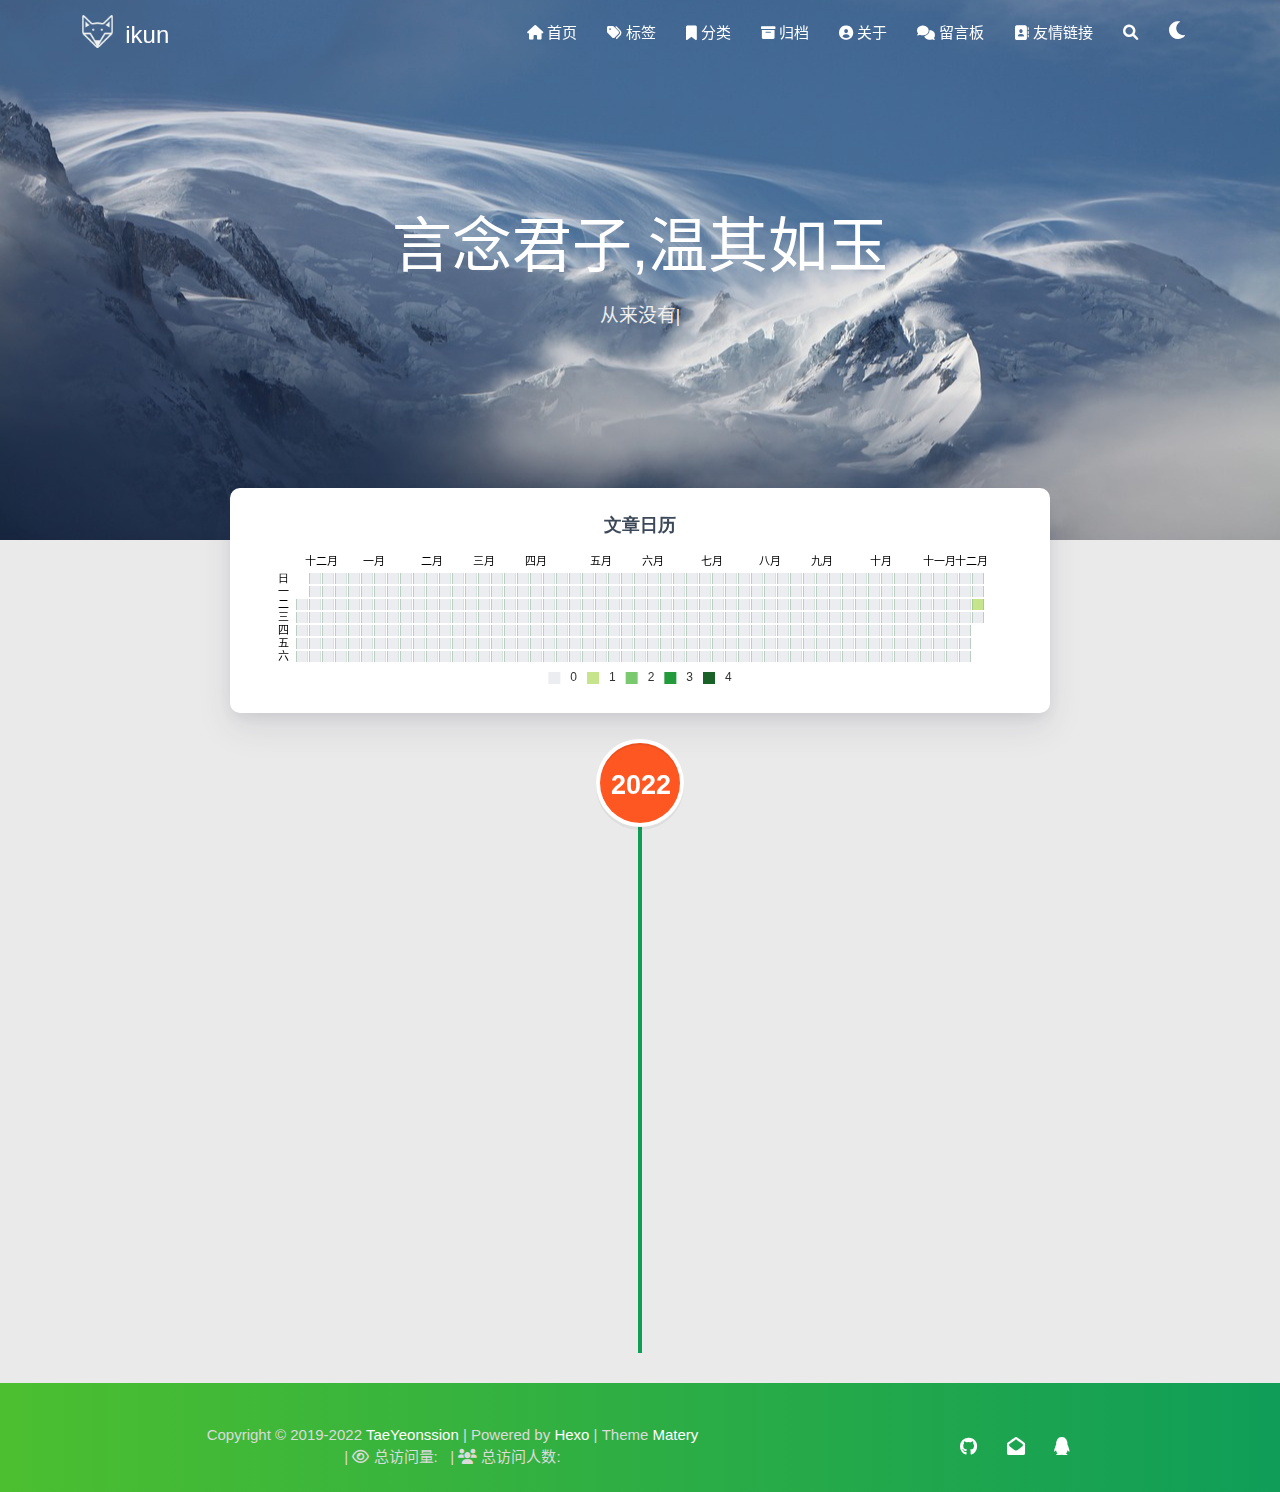
<file: archives/2022/index.html>
<!DOCTYPE HTML>
<html lang="zh-CN">


<head>
    <meta charset="utf-8">
    <meta name="keywords" content="归档: 2022, HTML,CSS,JavaScript,JQuery,React,Vue.js等">
    <meta name="description" content="分享生活,分享知识">
    <meta http-equiv="X-UA-Compatible" content="IE=edge">
    <meta name="viewport" content="width=device-width, initial-scale=1.0, user-scalable=no">
    <meta name="renderer" content="webkit|ie-stand|ie-comp">
    <meta name="mobile-web-app-capable" content="yes">
    <meta name="format-detection" content="telephone=no">
    <meta name="apple-mobile-web-app-capable" content="yes">
    <meta name="apple-mobile-web-app-status-bar-style" content="black-translucent">
    <meta name="referrer" content="no-referrer-when-downgrade">
    <!-- Global site tag (gtag.js) - Google Analytics -->


    <title>归档: 2022 | ikun</title>
    <link rel="icon" type="image/png" href="/favicon.png">
    


    <!-- bg-cover style     -->



<link rel="stylesheet" type="text/css" href="/libs/awesome/css/all.min.css">
<link rel="stylesheet" type="text/css" href="/libs/materialize/materialize.min.css">
<link rel="stylesheet" type="text/css" href="/libs/aos/aos.css">
<link rel="stylesheet" type="text/css" href="/libs/animate/animate.min.css">
<link rel="stylesheet" type="text/css" href="/libs/lightGallery/css/lightgallery.min.css">
<link rel="stylesheet" type="text/css" href="/css/matery.css">
<link rel="stylesheet" type="text/css" href="/css/my.css">
<link rel="stylesheet" type="text/css" href="/css/dark.css" media="none" onload="if(media!='all')media='all'">




    <link rel="stylesheet" href="/libs/tocbot/tocbot.css">
    <link rel="stylesheet" href="/css/post.css">




    



    <script src="/libs/jquery/jquery-3.6.0.min.js"></script>

<meta name="generator" content="Hexo 6.3.0">
<style>.github-emoji { position: relative; display: inline-block; width: 1.2em; min-height: 1.2em; overflow: hidden; vertical-align: top; color: transparent; }  .github-emoji > span { position: relative; z-index: 10; }  .github-emoji img, .github-emoji .fancybox { margin: 0 !important; padding: 0 !important; border: none !important; outline: none !important; text-decoration: none !important; user-select: none !important; cursor: auto !important; }  .github-emoji img { height: 1.2em !important; width: 1.2em !important; position: absolute !important; left: 50% !important; top: 50% !important; transform: translate(-50%, -50%) !important; user-select: none !important; cursor: auto !important; } .github-emoji-fallback { color: inherit; } .github-emoji-fallback img { opacity: 0 !important; }</style>
<link rel="stylesheet" href="/css/prism-tomorrow.css" type="text/css">
<link rel="stylesheet" href="/css/prism-line-numbers.css" type="text/css"></head>


<body>
    <header class="navbar-fixed">
    <nav id="headNav" class="bg-color nav-transparent">
        <div id="navContainer" class="nav-wrapper container">
            <div class="brand-logo">
                <a href="/" class="waves-effect waves-light">
                    
                    <img src="/medias/logo.png" class="logo-img" alt="LOGO">
                    
                    <span class="logo-span">ikun</span>
                </a>
            </div>
            

<a href="#" data-target="mobile-nav" class="sidenav-trigger button-collapse"><i class="fas fa-bars"></i></a>
<ul class="right nav-menu">
  
  <li class="hide-on-med-and-down nav-item">
    
    <a href="/" class="waves-effect waves-light">
      
      <i class="fas fa-home" style="zoom: 0.6;"></i>
      
      <span>首页</span>
    </a>
    
  </li>
  
  <li class="hide-on-med-and-down nav-item">
    
    <a href="/tags" class="waves-effect waves-light">
      
      <i class="fas fa-tags" style="zoom: 0.6;"></i>
      
      <span>标签</span>
    </a>
    
  </li>
  
  <li class="hide-on-med-and-down nav-item">
    
    <a href="/categories" class="waves-effect waves-light">
      
      <i class="fas fa-bookmark" style="zoom: 0.6;"></i>
      
      <span>分类</span>
    </a>
    
  </li>
  
  <li class="hide-on-med-and-down nav-item">
    
    <a href="/archives" class="waves-effect waves-light">
      
      <i class="fas fa-archive" style="zoom: 0.6;"></i>
      
      <span>归档</span>
    </a>
    
  </li>
  
  <li class="hide-on-med-and-down nav-item">
    
    <a href="/about" class="waves-effect waves-light">
      
      <i class="fas fa-user-circle" style="zoom: 0.6;"></i>
      
      <span>关于</span>
    </a>
    
  </li>
  
  <li class="hide-on-med-and-down nav-item">
    
    <a href="/contact" class="waves-effect waves-light">
      
      <i class="fas fa-comments" style="zoom: 0.6;"></i>
      
      <span>留言板</span>
    </a>
    
  </li>
  
  <li class="hide-on-med-and-down nav-item">
    
    <a href="/friends" class="waves-effect waves-light">
      
      <i class="fas fa-address-book" style="zoom: 0.6;"></i>
      
      <span>友情链接</span>
    </a>
    
  </li>
  
  <li>
    <a href="#searchModal" class="modal-trigger waves-effect waves-light">
      <i id="searchIcon" class="fas fa-search" title="搜索" style="zoom: 0.85;"></i>
    </a>
  </li>
  <li>
    <a href="javascript:;" class="waves-effect waves-light" onclick="switchNightMode()" title="深色/浅色模式" >
      <i id="sum-moon-icon" class="fas fa-sun" style="zoom: 0.85;"></i>
    </a>
  </li>
</ul>


<div id="mobile-nav" class="side-nav sidenav">

    <div class="mobile-head bg-color">
        
        <img src="/medias/logo.png" class="logo-img circle responsive-img">
        
        <div class="logo-name">ikun</div>
        <div class="logo-desc">
            
            分享生活,分享知识
            
        </div>
    </div>

    <ul class="menu-list mobile-menu-list">
        
        <li class="m-nav-item">
	  
		<a href="/" class="waves-effect waves-light">
			
			    <i class="fa-fw fas fa-home"></i>
			
			首页
		</a>
          
        </li>
        
        <li class="m-nav-item">
	  
		<a href="/tags" class="waves-effect waves-light">
			
			    <i class="fa-fw fas fa-tags"></i>
			
			标签
		</a>
          
        </li>
        
        <li class="m-nav-item">
	  
		<a href="/categories" class="waves-effect waves-light">
			
			    <i class="fa-fw fas fa-bookmark"></i>
			
			分类
		</a>
          
        </li>
        
        <li class="m-nav-item">
	  
		<a href="/archives" class="waves-effect waves-light">
			
			    <i class="fa-fw fas fa-archive"></i>
			
			归档
		</a>
          
        </li>
        
        <li class="m-nav-item">
	  
		<a href="/about" class="waves-effect waves-light">
			
			    <i class="fa-fw fas fa-user-circle"></i>
			
			关于
		</a>
          
        </li>
        
        <li class="m-nav-item">
	  
		<a href="/contact" class="waves-effect waves-light">
			
			    <i class="fa-fw fas fa-comments"></i>
			
			留言板
		</a>
          
        </li>
        
        <li class="m-nav-item">
	  
		<a href="/friends" class="waves-effect waves-light">
			
			    <i class="fa-fw fas fa-address-book"></i>
			
			友情链接
		</a>
          
        </li>
        
        
        <li><div class="divider"></div></li>
        <li>
            <a href="https://github.com/blinkfox/hexo-theme-matery" class="waves-effect waves-light" target="_blank">
                <i class="fab fa-github-square fa-fw"></i>Fork Me
            </a>
        </li>
        
    </ul>
</div>


        </div>

        
            <style>
    .nav-transparent .github-corner {
        display: none !important;
    }

    .github-corner {
        position: absolute;
        z-index: 10;
        top: 0;
        right: 0;
        border: 0;
        transform: scale(1.1);
    }

    .github-corner svg {
        color: #0f9d58;
        fill: #fff;
        height: 64px;
        width: 64px;
    }

    .github-corner:hover .octo-arm {
        animation: a 0.56s ease-in-out;
    }

    .github-corner .octo-arm {
        animation: none;
    }

    @keyframes a {
        0%,
        to {
            transform: rotate(0);
        }
        20%,
        60% {
            transform: rotate(-25deg);
        }
        40%,
        80% {
            transform: rotate(10deg);
        }
    }
</style>

<a href="https://github.com/blinkfox/hexo-theme-matery" class="github-corner tooltipped hide-on-med-and-down" target="_blank"
   data-tooltip="Fork Me" data-position="left" data-delay="50">
    <svg viewBox="0 0 250 250" aria-hidden="true">
        <path d="M0,0 L115,115 L130,115 L142,142 L250,250 L250,0 Z"></path>
        <path d="M128.3,109.0 C113.8,99.7 119.0,89.6 119.0,89.6 C122.0,82.7 120.5,78.6 120.5,78.6 C119.2,72.0 123.4,76.3 123.4,76.3 C127.3,80.9 125.5,87.3 125.5,87.3 C122.9,97.6 130.6,101.9 134.4,103.2"
              fill="currentColor" style="transform-origin: 130px 106px;" class="octo-arm"></path>
        <path d="M115.0,115.0 C114.9,115.1 118.7,116.5 119.8,115.4 L133.7,101.6 C136.9,99.2 139.9,98.4 142.2,98.6 C133.8,88.0 127.5,74.4 143.8,58.0 C148.5,53.4 154.0,51.2 159.7,51.0 C160.3,49.4 163.2,43.6 171.4,40.1 C171.4,40.1 176.1,42.5 178.8,56.2 C183.1,58.6 187.2,61.8 190.9,65.4 C194.5,69.0 197.7,73.2 200.1,77.6 C213.8,80.2 216.3,84.9 216.3,84.9 C212.7,93.1 206.9,96.0 205.4,96.6 C205.1,102.4 203.0,107.8 198.3,112.5 C181.9,128.9 168.3,122.5 157.7,114.1 C157.9,116.9 156.7,120.9 152.7,124.9 L141.0,136.5 C139.8,137.7 141.6,141.9 141.8,141.8 Z"
              fill="currentColor" class="octo-body"></path>
    </svg>
</a>
        
    </nav>

</header>

    <div class="bg-cover pd-header about-cover">
    <div class="container">
    <div class="row">
    <div class="col s10 offset-s1 m8 offset-m2 l8 offset-l2">
        <div class="brand">
            <div class="title center-align">
                
                言念君子,温其如玉
                
            </div>

            <div class="description center-align">
                
                <span id="subtitle"></span>
                <script src="/libs/typed/typed.js"></script>
                <script>
                    var typed = new Typed("#subtitle", {
                        strings: [ 
                            
                                "从来没有真正的绝境, 只有心灵的迷途",
                            
                                "Never really desperate, only the lost of the soul",
                            
                        ],
                        startDelay: 300,
                        typeSpeed: 100,
                        loop: true,
                        backSpeed: 50,
                        showCursor: true
                    });
                </script>
                
            </div>
        </div>
    </div>
</div>


<script>
    // 每天切换 banner 图.  Switch banner image every day.
    var bannerUrl = "/medias/banner/" + new Date().getDay() + '.jpg';
    $('.bg-cover').css('background-image', 'url(' + bannerUrl + ')');
</script>


    </div>
</div>

<main class="content">

    
    <div class="container archive-calendar">
    <div class="card">
        <div id="post-calendar" class="card-content"></div>
    </div>
</div>

<script type="text/javascript" src="/libs/echarts/echarts.min.js"></script>
<script type="text/javascript">
    let myChart = echarts.init(document.getElementById('post-calendar'));

    

    let option = {
        title: {
            top: 0,
            text: '文章日历',
            left: 'center',
            textStyle: {
                color: '#3C4858'
            }
        },
        tooltip: {
            padding: 10,
            backgroundColor: '#555',
            borderColor: '#777',
            borderWidth: 1,
            formatter: function (obj) {
                var value = obj.value;
                return '<div style="font-size: 14px;">' + value[0] + '：' + value[1] + '</div>';
            }
        },
        visualMap: {
            show: true,
            showLabel: true,
            categories: [0, 1, 2, 3, 4],
            calculable: true,
            inRange: {
                symbol: 'rect',
                color: ['#ebedf0', '#c6e48b', '#7bc96f', '#239a3b', '#196127']
            },
            itemWidth: 12,
            itemHeight: 12,
            orient: 'horizontal',
            left: 'center',
            bottom: 0
        },
        calendar: [{
            left: 'center',
            range: ["2021-12-07", "2022-12-07"],
            cellSize: [13, 13],
            splitLine: {
                show: false
            },
            itemStyle: {
                color: '#196127',
                borderColor: '#fff',
                borderWidth: 2
            },
            yearLabel: {
                show: false
            },
            monthLabel: {
                nameMap: 'cn',
                fontSize: 11
            },
            dayLabel: {
                formatter: '{start}  1st',
                nameMap: 'cn',
                fontSize: 11
            }
        }],
        series: [{
            type: 'heatmap',
            coordinateSystem: 'calendar',
            calendarIndex: 0,
            data: [["2021-12-07", 0], ["2021-12-08", 0], ["2021-12-09", 0], ["2021-12-10", 0], ["2021-12-11", 0], ["2021-12-12", 0], ["2021-12-13", 0], ["2021-12-14", 0], ["2021-12-15", 0], ["2021-12-16", 0], ["2021-12-17", 0], ["2021-12-18", 0], ["2021-12-19", 0], ["2021-12-20", 0], ["2021-12-21", 0], ["2021-12-22", 0], ["2021-12-23", 0], ["2021-12-24", 0], ["2021-12-25", 0], ["2021-12-26", 0], ["2021-12-27", 0], ["2021-12-28", 0], ["2021-12-29", 0], ["2021-12-30", 0], ["2021-12-31", 0], ["2022-01-01", 0], ["2022-01-02", 0], ["2022-01-03", 0], ["2022-01-04", 0], ["2022-01-05", 0], ["2022-01-06", 0], ["2022-01-07", 0], ["2022-01-08", 0], ["2022-01-09", 0], ["2022-01-10", 0], ["2022-01-11", 0], ["2022-01-12", 0], ["2022-01-13", 0], ["2022-01-14", 0], ["2022-01-15", 0], ["2022-01-16", 0], ["2022-01-17", 0], ["2022-01-18", 0], ["2022-01-19", 0], ["2022-01-20", 0], ["2022-01-21", 0], ["2022-01-22", 0], ["2022-01-23", 0], ["2022-01-24", 0], ["2022-01-25", 0], ["2022-01-26", 0], ["2022-01-27", 0], ["2022-01-28", 0], ["2022-01-29", 0], ["2022-01-30", 0], ["2022-01-31", 0], ["2022-02-01", 0], ["2022-02-02", 0], ["2022-02-03", 0], ["2022-02-04", 0], ["2022-02-05", 0], ["2022-02-06", 0], ["2022-02-07", 0], ["2022-02-08", 0], ["2022-02-09", 0], ["2022-02-10", 0], ["2022-02-11", 0], ["2022-02-12", 0], ["2022-02-13", 0], ["2022-02-14", 0], ["2022-02-15", 0], ["2022-02-16", 0], ["2022-02-17", 0], ["2022-02-18", 0], ["2022-02-19", 0], ["2022-02-20", 0], ["2022-02-21", 0], ["2022-02-22", 0], ["2022-02-23", 0], ["2022-02-24", 0], ["2022-02-25", 0], ["2022-02-26", 0], ["2022-02-27", 0], ["2022-02-28", 0], ["2022-03-01", 0], ["2022-03-02", 0], ["2022-03-03", 0], ["2022-03-04", 0], ["2022-03-05", 0], ["2022-03-06", 0], ["2022-03-07", 0], ["2022-03-08", 0], ["2022-03-09", 0], ["2022-03-10", 0], ["2022-03-11", 0], ["2022-03-12", 0], ["2022-03-13", 0], ["2022-03-14", 0], ["2022-03-15", 0], ["2022-03-16", 0], ["2022-03-17", 0], ["2022-03-18", 0], ["2022-03-19", 0], ["2022-03-20", 0], ["2022-03-21", 0], ["2022-03-22", 0], ["2022-03-23", 0], ["2022-03-24", 0], ["2022-03-25", 0], ["2022-03-26", 0], ["2022-03-27", 0], ["2022-03-28", 0], ["2022-03-29", 0], ["2022-03-30", 0], ["2022-03-31", 0], ["2022-04-01", 0], ["2022-04-02", 0], ["2022-04-03", 0], ["2022-04-04", 0], ["2022-04-05", 0], ["2022-04-06", 0], ["2022-04-07", 0], ["2022-04-08", 0], ["2022-04-09", 0], ["2022-04-10", 0], ["2022-04-11", 0], ["2022-04-12", 0], ["2022-04-13", 0], ["2022-04-14", 0], ["2022-04-15", 0], ["2022-04-16", 0], ["2022-04-17", 0], ["2022-04-18", 0], ["2022-04-19", 0], ["2022-04-20", 0], ["2022-04-21", 0], ["2022-04-22", 0], ["2022-04-23", 0], ["2022-04-24", 0], ["2022-04-25", 0], ["2022-04-26", 0], ["2022-04-27", 0], ["2022-04-28", 0], ["2022-04-29", 0], ["2022-04-30", 0], ["2022-05-01", 0], ["2022-05-02", 0], ["2022-05-03", 0], ["2022-05-04", 0], ["2022-05-05", 0], ["2022-05-06", 0], ["2022-05-07", 0], ["2022-05-08", 0], ["2022-05-09", 0], ["2022-05-10", 0], ["2022-05-11", 0], ["2022-05-12", 0], ["2022-05-13", 0], ["2022-05-14", 0], ["2022-05-15", 0], ["2022-05-16", 0], ["2022-05-17", 0], ["2022-05-18", 0], ["2022-05-19", 0], ["2022-05-20", 0], ["2022-05-21", 0], ["2022-05-22", 0], ["2022-05-23", 0], ["2022-05-24", 0], ["2022-05-25", 0], ["2022-05-26", 0], ["2022-05-27", 0], ["2022-05-28", 0], ["2022-05-29", 0], ["2022-05-30", 0], ["2022-05-31", 0], ["2022-06-01", 0], ["2022-06-02", 0], ["2022-06-03", 0], ["2022-06-04", 0], ["2022-06-05", 0], ["2022-06-06", 0], ["2022-06-07", 0], ["2022-06-08", 0], ["2022-06-09", 0], ["2022-06-10", 0], ["2022-06-11", 0], ["2022-06-12", 0], ["2022-06-13", 0], ["2022-06-14", 0], ["2022-06-15", 0], ["2022-06-16", 0], ["2022-06-17", 0], ["2022-06-18", 0], ["2022-06-19", 0], ["2022-06-20", 0], ["2022-06-21", 0], ["2022-06-22", 0], ["2022-06-23", 0], ["2022-06-24", 0], ["2022-06-25", 0], ["2022-06-26", 0], ["2022-06-27", 0], ["2022-06-28", 0], ["2022-06-29", 0], ["2022-06-30", 0], ["2022-07-01", 0], ["2022-07-02", 0], ["2022-07-03", 0], ["2022-07-04", 0], ["2022-07-05", 0], ["2022-07-06", 0], ["2022-07-07", 0], ["2022-07-08", 0], ["2022-07-09", 0], ["2022-07-10", 0], ["2022-07-11", 0], ["2022-07-12", 0], ["2022-07-13", 0], ["2022-07-14", 0], ["2022-07-15", 0], ["2022-07-16", 0], ["2022-07-17", 0], ["2022-07-18", 0], ["2022-07-19", 0], ["2022-07-20", 0], ["2022-07-21", 0], ["2022-07-22", 0], ["2022-07-23", 0], ["2022-07-24", 0], ["2022-07-25", 0], ["2022-07-26", 0], ["2022-07-27", 0], ["2022-07-28", 0], ["2022-07-29", 0], ["2022-07-30", 0], ["2022-07-31", 0], ["2022-08-01", 0], ["2022-08-02", 0], ["2022-08-03", 0], ["2022-08-04", 0], ["2022-08-05", 0], ["2022-08-06", 0], ["2022-08-07", 0], ["2022-08-08", 0], ["2022-08-09", 0], ["2022-08-10", 0], ["2022-08-11", 0], ["2022-08-12", 0], ["2022-08-13", 0], ["2022-08-14", 0], ["2022-08-15", 0], ["2022-08-16", 0], ["2022-08-17", 0], ["2022-08-18", 0], ["2022-08-19", 0], ["2022-08-20", 0], ["2022-08-21", 0], ["2022-08-22", 0], ["2022-08-23", 0], ["2022-08-24", 0], ["2022-08-25", 0], ["2022-08-26", 0], ["2022-08-27", 0], ["2022-08-28", 0], ["2022-08-29", 0], ["2022-08-30", 0], ["2022-08-31", 0], ["2022-09-01", 0], ["2022-09-02", 0], ["2022-09-03", 0], ["2022-09-04", 0], ["2022-09-05", 0], ["2022-09-06", 0], ["2022-09-07", 0], ["2022-09-08", 0], ["2022-09-09", 0], ["2022-09-10", 0], ["2022-09-11", 0], ["2022-09-12", 0], ["2022-09-13", 0], ["2022-09-14", 0], ["2022-09-15", 0], ["2022-09-16", 0], ["2022-09-17", 0], ["2022-09-18", 0], ["2022-09-19", 0], ["2022-09-20", 0], ["2022-09-21", 0], ["2022-09-22", 0], ["2022-09-23", 0], ["2022-09-24", 0], ["2022-09-25", 0], ["2022-09-26", 0], ["2022-09-27", 0], ["2022-09-28", 0], ["2022-09-29", 0], ["2022-09-30", 0], ["2022-10-01", 0], ["2022-10-02", 0], ["2022-10-03", 0], ["2022-10-04", 0], ["2022-10-05", 0], ["2022-10-06", 0], ["2022-10-07", 0], ["2022-10-08", 0], ["2022-10-09", 0], ["2022-10-10", 0], ["2022-10-11", 0], ["2022-10-12", 0], ["2022-10-13", 0], ["2022-10-14", 0], ["2022-10-15", 0], ["2022-10-16", 0], ["2022-10-17", 0], ["2022-10-18", 0], ["2022-10-19", 0], ["2022-10-20", 0], ["2022-10-21", 0], ["2022-10-22", 0], ["2022-10-23", 0], ["2022-10-24", 0], ["2022-10-25", 0], ["2022-10-26", 0], ["2022-10-27", 0], ["2022-10-28", 0], ["2022-10-29", 0], ["2022-10-30", 0], ["2022-10-31", 0], ["2022-11-01", 0], ["2022-11-02", 0], ["2022-11-03", 0], ["2022-11-04", 0], ["2022-11-05", 0], ["2022-11-06", 0], ["2022-11-07", 0], ["2022-11-08", 0], ["2022-11-09", 0], ["2022-11-10", 0], ["2022-11-11", 0], ["2022-11-12", 0], ["2022-11-13", 0], ["2022-11-14", 0], ["2022-11-15", 0], ["2022-11-16", 0], ["2022-11-17", 0], ["2022-11-18", 0], ["2022-11-19", 0], ["2022-11-20", 0], ["2022-11-21", 0], ["2022-11-22", 0], ["2022-11-23", 0], ["2022-11-24", 0], ["2022-11-25", 0], ["2022-11-26", 0], ["2022-11-27", 0], ["2022-11-28", 0], ["2022-11-29", 0], ["2022-11-30", 0], ["2022-12-01", 0], ["2022-12-02", 0], ["2022-12-03", 0], ["2022-12-04", 0], ["2022-12-05", 0], ["2022-12-06", 1], ["2022-12-07", 0]]
        }]

    };

    myChart.setOption(option);
</script>

    

    

    <div id="cd-timeline" class="container">
        
        <div class="cd-timeline-block">

            
            
            
            <div class="cd-timeline-img year" data-aos="zoom-in-up">
                <a href="/archives/2022">2022</a>
            </div>
            

            
            
            
            <div class="cd-timeline-img month" data-aos="zoom-in-up">
                <a href="/archives/2022/12">12</a>
            </div>
            

            
            <div class="cd-timeline-img day" data-aos="zoom-in-up">
                <span>06</span>
            </div>
            <article class="cd-timeline-content" data-aos="fade-up">
                <div class="article col s12 m6">
                    <div class="card">
                        <a href="/2022/12/06/wo-de-di-yi-pian-bo-ke-wen-zhang/">
                            <div class="card-image">
                                
                                
                                <img src="/medias/featureimages/0.jpg" class="responsive-img" alt="">
                                
                                <span class="card-title"></span>
                            </div>
                        </a>
                        <div class="card-content article-content">
                            <div class="summary block-with-text">
                                
                                    如何搭建自己的个人博客1.安装Nodejs,LTS的,选择安装目录,一直下一步
2.打开cmd窗口，运行：   node -v   #查看node版本   npm -v	#查看npm版本   npm install -g cnpm –reg
                                
                            </div>
                            <div class="publish-info">
                                <span class="publish-date">
                                    <i class="far fa-clock fa-fw icon-date"></i>2022-12-06
                                </span>
                                <span class="publish-author">
                                    
                                    <i class="fas fa-bookmark fa-fw icon-category"></i>
                                    
                                    <a href="/categories/%E6%96%87%E7%AB%A0/" class="post-category">
                                    文章
                                    </a>
                                    
                                    
                                </span>
                            </div>
                        </div>

                        
                        <div class="card-action article-tags">
                            
                            <a href="/tags/%E7%AC%AC%E4%B8%80%E7%AF%87%E5%8D%9A%E6%96%87/"><span class="chip bg-color">第一篇博文</span></a>
                            
                        </div>
                        
                    </div>
                </div>
            </article>
        </div>
        
    </div>

</main>




    <footer class="page-footer bg-color">
    
        <link rel="stylesheet" href="/libs/aplayer/APlayer.min.css">
<style>
    .aplayer .aplayer-lrc p {
        
        display: none;
        
        font-size: 12px;
        font-weight: 700;
        line-height: 16px !important;
    }

    .aplayer .aplayer-lrc p.aplayer-lrc-current {
        
        display: none;
        
        font-size: 15px;
        color: #42b983;
    }

    
    .aplayer.aplayer-fixed.aplayer-narrow .aplayer-body {
        left: -66px !important;
    }

    .aplayer.aplayer-fixed.aplayer-narrow .aplayer-body:hover {
        left: 0px !important;
    }

    
</style>
<div class="">
    
    <div class="row">
        <meting-js class="col l8 offset-l2 m10 offset-m1 s12"
                   server="netease"
                   type="playlist"
                   id="503838841"
                   fixed='true'
                   autoplay='false'
                   theme='#42b983'
                   loop='all'
                   order='random'
                   preload='auto'
                   volume='0.7'
                   list-folded='true'
        >
        </meting-js>
    </div>
</div>

<script src="/libs/aplayer/APlayer.min.js"></script>
<script src="/libs/aplayer/Meting.min.js"></script>

    

    <div class="container row center-align"
         style="margin-bottom: 0px !important;">
        <div class="col s12 m8 l8 copy-right">
            Copyright&nbsp;&copy;
            
                <span id="year">2019-2022</span>
            
            <a href="/about" target="_blank">TaeYeonssion</a>
            |&nbsp;Powered by&nbsp;<a href="https://hexo.io/" target="_blank">Hexo</a>
            |&nbsp;Theme&nbsp;<a href="https://github.com/blinkfox/hexo-theme-matery" target="_blank">Matery</a>
            <br>
            
            
            
                
            
            
                <span id="busuanzi_container_site_pv">
                &nbsp;|&nbsp;<i class="far fa-eye"></i>&nbsp;总访问量:&nbsp;
                    <span id="busuanzi_value_site_pv" class="white-color"></span>
            </span>
            
            
                <span id="busuanzi_container_site_uv">
                &nbsp;|&nbsp;<i class="fas fa-users"></i>&nbsp;总访问人数:&nbsp;
                    <span id="busuanzi_value_site_uv" class="white-color"></span>
            </span>
            
            <br>

            <!-- 运行天数提醒. -->
            
            <br>
            
        </div>
        <div class="col s12 m4 l4 social-link social-statis">
    <a href="https://github.com/TaeYeonssion" class="tooltipped" target="_blank" data-tooltip="访问我的GitHub" data-position="top" data-delay="50">
        <i class="fab fa-github"></i>
    </a>



    <a href="mailto:taeyeonssion@163.com" class="tooltipped" target="_blank" data-tooltip="邮件联系我" data-position="top" data-delay="50">
        <i class="fas fa-envelope-open"></i>
    </a>







    <a href="tencent://AddContact/?fromId=50&fromSubId=1&subcmd=all&uin=617032787" class="tooltipped" target="_blank" data-tooltip="QQ联系我: 617032787" data-position="top" data-delay="50">
        <i class="fab fa-qq"></i>
    </a>







</div>
    </div>
</footer>

<div class="progress-bar"></div>


    <!-- 搜索遮罩框 -->
<div id="searchModal" class="modal">
    <div class="modal-content">
        <div class="search-header">
            <span class="title"><i class="fas fa-search"></i>&nbsp;&nbsp;搜索</span>
            <input type="search" id="searchInput" name="s" placeholder="请输入搜索的关键字"
                   class="search-input">
        </div>
        <div id="searchResult"></div>
    </div>
</div>

<script type="text/javascript">
$(function () {
    var searchFunc = function (path, search_id, content_id) {
        'use strict';
        $.ajax({
            url: path,
            dataType: "xml",
            success: function (xmlResponse) {
                // get the contents from search data
                var datas = $("entry", xmlResponse).map(function () {
                    return {
                        title: $("title", this).text(),
                        content: $("content", this).text(),
                        url: $("url", this).text()
                    };
                }).get();
                var $input = document.getElementById(search_id);
                var $resultContent = document.getElementById(content_id);
                $input.addEventListener('input', function () {
                    var str = '<ul class=\"search-result-list\">';
                    var keywords = this.value.trim().toLowerCase().split(/[\s\-]+/);
                    $resultContent.innerHTML = "";
                    if (this.value.trim().length <= 0) {
                        return;
                    }
                    // perform local searching
                    datas.forEach(function (data) {
                        var isMatch = true;
                        var data_title = data.title.trim().toLowerCase();
                        var data_content = data.content.trim().replace(/<[^>]+>/g, "").toLowerCase();
                        var data_url = data.url;
                        data_url = data_url.indexOf('/') === 0 ? data.url : '/' + data_url;
                        var index_title = -1;
                        var index_content = -1;
                        var first_occur = -1;
                        // only match artiles with not empty titles and contents
                        if (data_title !== '' && data_content !== '') {
                            keywords.forEach(function (keyword, i) {
                                index_title = data_title.indexOf(keyword);
                                index_content = data_content.indexOf(keyword);
                                if (index_title < 0 && index_content < 0) {
                                    isMatch = false;
                                } else {
                                    if (index_content < 0) {
                                        index_content = 0;
                                    }
                                    if (i === 0) {
                                        first_occur = index_content;
                                    }
                                }
                            });
                        }
                        // show search results
                        if (isMatch) {
                            str += "<li><a href='" + data_url + "' class='search-result-title'>" + data_title + "</a>";
                            var content = data.content.trim().replace(/<[^>]+>/g, "");
                            if (first_occur >= 0) {
                                // cut out 100 characters
                                var start = first_occur - 20;
                                var end = first_occur + 80;
                                if (start < 0) {
                                    start = 0;
                                }
                                if (start === 0) {
                                    end = 100;
                                }
                                if (end > content.length) {
                                    end = content.length;
                                }
                                var match_content = content.substr(start, end);
                                // highlight all keywords
                                keywords.forEach(function (keyword) {
                                    var regS = new RegExp(keyword, "gi");
                                    match_content = match_content.replace(regS, "<em class=\"search-keyword\">" + keyword + "</em>");
                                });

                                str += "<p class=\"search-result\">" + match_content + "...</p>"
                            }
                            str += "</li>";
                        }
                    });
                    str += "</ul>";
                    $resultContent.innerHTML = str;
                });
            }
        });
    };

    searchFunc('/search.xml', 'searchInput', 'searchResult');
});
</script>

    <!-- 白天和黑夜主题 -->
<div class="stars-con">
    <div id="stars"></div>
    <div id="stars2"></div>
    <div id="stars3"></div>  
</div>

<script>
    function switchNightMode() {
        $('<div class="Cuteen_DarkSky"><div class="Cuteen_DarkPlanet"></div></div>').appendTo($('body')),
        setTimeout(function () {
            $('body').hasClass('DarkMode') 
            ? ($('body').removeClass('DarkMode'), localStorage.setItem('isDark', '0'), $('#sum-moon-icon').removeClass("fa-sun").addClass('fa-moon')) 
            : ($('body').addClass('DarkMode'), localStorage.setItem('isDark', '1'), $('#sum-moon-icon').addClass("fa-sun").removeClass('fa-moon')),
            
            setTimeout(function () {
            $('.Cuteen_DarkSky').fadeOut(1e3, function () {
                $(this).remove()
            })
            }, 2e3)
        })
    }
</script>

    <!-- 回到顶部按钮 -->
<div id="backTop" class="top-scroll">
    <a class="btn-floating btn-large waves-effect waves-light" href="#!">
        <i class="fas fa-arrow-up"></i>
    </a>
</div>


    <script src="/libs/materialize/materialize.min.js"></script>
    <script src="/libs/masonry/masonry.pkgd.min.js"></script>
    <script src="/libs/aos/aos.js"></script>
    <script src="/libs/scrollprogress/scrollProgress.min.js"></script>
    <script src="/libs/lightGallery/js/lightgallery-all.min.js"></script>
    <script src="/js/matery.js"></script>

    

    

    <!-- 雪花特效 -->
    

    <!-- 鼠标星星特效 -->
    

     
        <script src="https://ssl.captcha.qq.com/TCaptcha.js"></script>
        <script src="/libs/others/TencentCaptcha.js"></script>
        <button id="TencentCaptcha" data-appid="xxxxxxxxxx" data-cbfn="callback" type="button" hidden></button>
    

    <!-- Baidu Analytics -->

    <!-- Baidu Push -->

<script>
    (function () {
        var bp = document.createElement('script');
        var curProtocol = window.location.protocol.split(':')[0];
        if (curProtocol === 'https') {
            bp.src = 'https://zz.bdstatic.com/linksubmit/push.js';
        } else {
            bp.src = 'http://push.zhanzhang.baidu.com/push.js';
        }
        var s = document.getElementsByTagName("script")[0];
        s.parentNode.insertBefore(bp, s);
    })();
</script>

    
    <script src="/libs/others/clicklove.js" async="async"></script>
    
    
    <script async src="/libs/others/busuanzi.pure.mini.js"></script>
    

    

    

    <!--腾讯兔小巢-->
    
    

    

    

    
    <script src="/libs/instantpage/instantpage.js" type="module"></script>
    

</body>

</html>
</file>
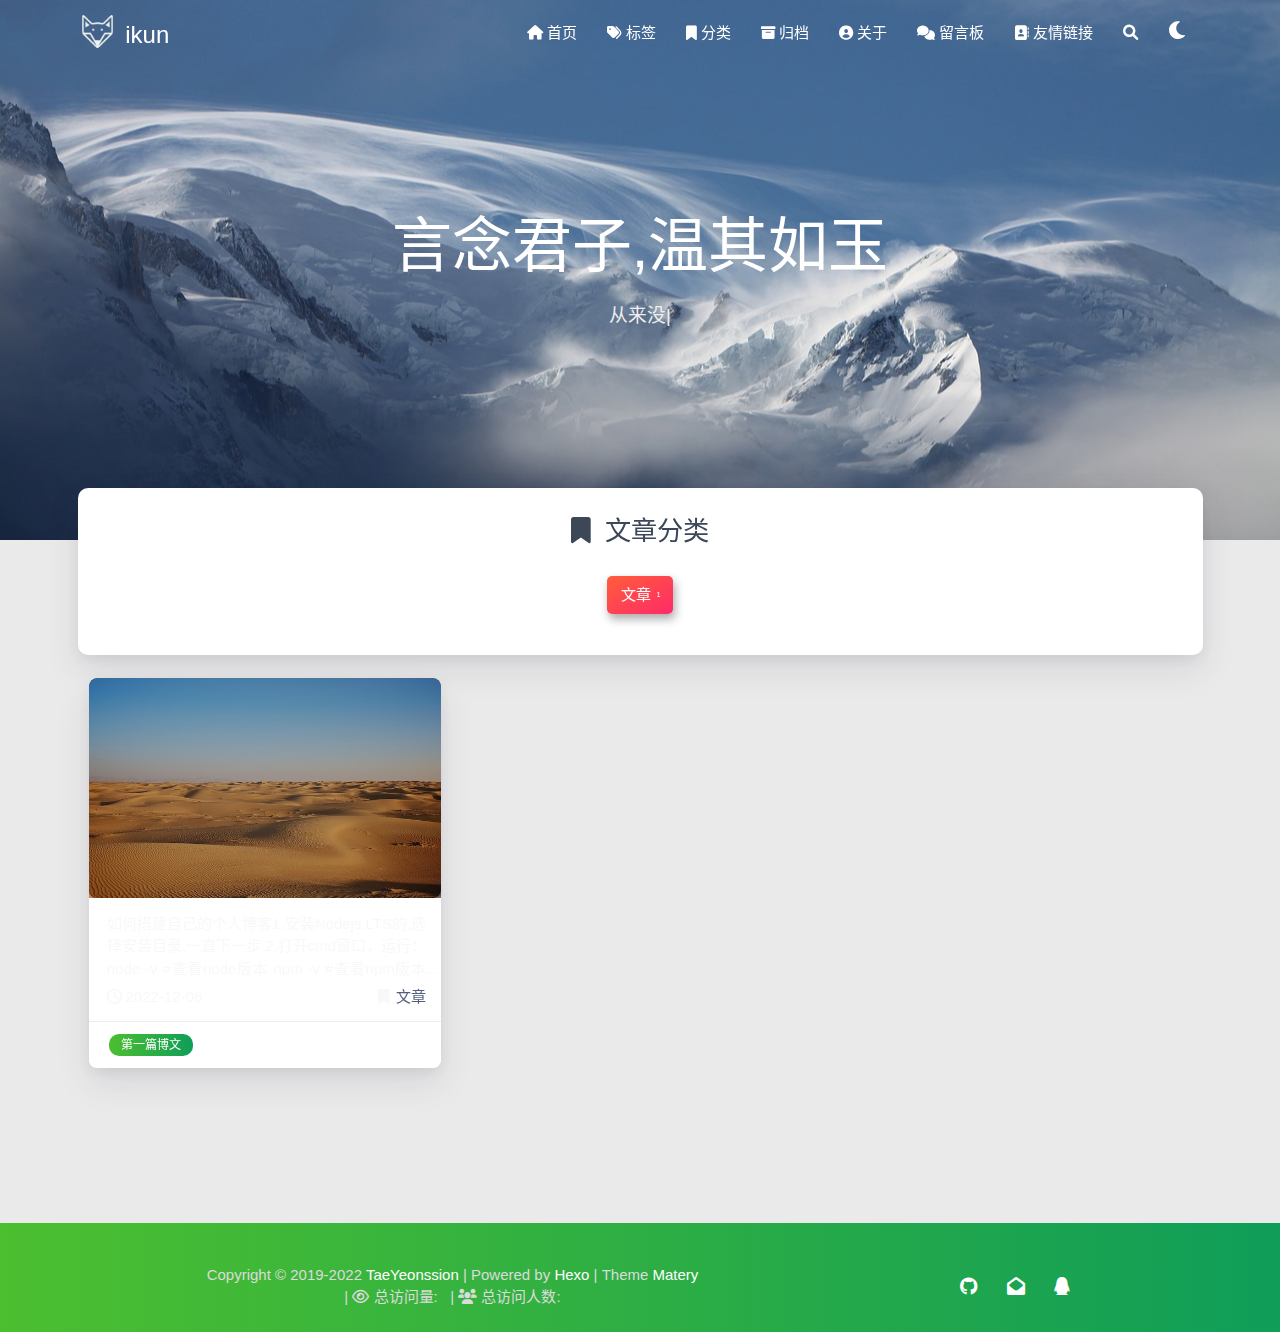
<file: categories/文章/index.html>
<!DOCTYPE HTML>
<html lang="zh-CN">


<head>
    <meta charset="utf-8">
    <meta name="keywords" content="分类: 文章, HTML,CSS,JavaScript,JQuery,React,Vue.js等">
    <meta name="description" content="分享生活,分享知识">
    <meta http-equiv="X-UA-Compatible" content="IE=edge">
    <meta name="viewport" content="width=device-width, initial-scale=1.0, user-scalable=no">
    <meta name="renderer" content="webkit|ie-stand|ie-comp">
    <meta name="mobile-web-app-capable" content="yes">
    <meta name="format-detection" content="telephone=no">
    <meta name="apple-mobile-web-app-capable" content="yes">
    <meta name="apple-mobile-web-app-status-bar-style" content="black-translucent">
    <meta name="referrer" content="no-referrer-when-downgrade">
    <!-- Global site tag (gtag.js) - Google Analytics -->


    <title>分类: 文章 | ikun</title>
    <link rel="icon" type="image/png" href="/favicon.png">
    


    <!-- bg-cover style     -->



<link rel="stylesheet" type="text/css" href="/libs/awesome/css/all.min.css">
<link rel="stylesheet" type="text/css" href="/libs/materialize/materialize.min.css">
<link rel="stylesheet" type="text/css" href="/libs/aos/aos.css">
<link rel="stylesheet" type="text/css" href="/libs/animate/animate.min.css">
<link rel="stylesheet" type="text/css" href="/libs/lightGallery/css/lightgallery.min.css">
<link rel="stylesheet" type="text/css" href="/css/matery.css">
<link rel="stylesheet" type="text/css" href="/css/my.css">
<link rel="stylesheet" type="text/css" href="/css/dark.css" media="none" onload="if(media!='all')media='all'">




    <link rel="stylesheet" href="/libs/tocbot/tocbot.css">
    <link rel="stylesheet" href="/css/post.css">




    



    <script src="/libs/jquery/jquery-3.6.0.min.js"></script>

<meta name="generator" content="Hexo 6.3.0">
<style>.github-emoji { position: relative; display: inline-block; width: 1.2em; min-height: 1.2em; overflow: hidden; vertical-align: top; color: transparent; }  .github-emoji > span { position: relative; z-index: 10; }  .github-emoji img, .github-emoji .fancybox { margin: 0 !important; padding: 0 !important; border: none !important; outline: none !important; text-decoration: none !important; user-select: none !important; cursor: auto !important; }  .github-emoji img { height: 1.2em !important; width: 1.2em !important; position: absolute !important; left: 50% !important; top: 50% !important; transform: translate(-50%, -50%) !important; user-select: none !important; cursor: auto !important; } .github-emoji-fallback { color: inherit; } .github-emoji-fallback img { opacity: 0 !important; }</style>
<link rel="stylesheet" href="/css/prism-tomorrow.css" type="text/css">
<link rel="stylesheet" href="/css/prism-line-numbers.css" type="text/css"></head>


<body>
    <header class="navbar-fixed">
    <nav id="headNav" class="bg-color nav-transparent">
        <div id="navContainer" class="nav-wrapper container">
            <div class="brand-logo">
                <a href="/" class="waves-effect waves-light">
                    
                    <img src="/medias/logo.png" class="logo-img" alt="LOGO">
                    
                    <span class="logo-span">ikun</span>
                </a>
            </div>
            

<a href="#" data-target="mobile-nav" class="sidenav-trigger button-collapse"><i class="fas fa-bars"></i></a>
<ul class="right nav-menu">
  
  <li class="hide-on-med-and-down nav-item">
    
    <a href="/" class="waves-effect waves-light">
      
      <i class="fas fa-home" style="zoom: 0.6;"></i>
      
      <span>首页</span>
    </a>
    
  </li>
  
  <li class="hide-on-med-and-down nav-item">
    
    <a href="/tags" class="waves-effect waves-light">
      
      <i class="fas fa-tags" style="zoom: 0.6;"></i>
      
      <span>标签</span>
    </a>
    
  </li>
  
  <li class="hide-on-med-and-down nav-item">
    
    <a href="/categories" class="waves-effect waves-light">
      
      <i class="fas fa-bookmark" style="zoom: 0.6;"></i>
      
      <span>分类</span>
    </a>
    
  </li>
  
  <li class="hide-on-med-and-down nav-item">
    
    <a href="/archives" class="waves-effect waves-light">
      
      <i class="fas fa-archive" style="zoom: 0.6;"></i>
      
      <span>归档</span>
    </a>
    
  </li>
  
  <li class="hide-on-med-and-down nav-item">
    
    <a href="/about" class="waves-effect waves-light">
      
      <i class="fas fa-user-circle" style="zoom: 0.6;"></i>
      
      <span>关于</span>
    </a>
    
  </li>
  
  <li class="hide-on-med-and-down nav-item">
    
    <a href="/contact" class="waves-effect waves-light">
      
      <i class="fas fa-comments" style="zoom: 0.6;"></i>
      
      <span>留言板</span>
    </a>
    
  </li>
  
  <li class="hide-on-med-and-down nav-item">
    
    <a href="/friends" class="waves-effect waves-light">
      
      <i class="fas fa-address-book" style="zoom: 0.6;"></i>
      
      <span>友情链接</span>
    </a>
    
  </li>
  
  <li>
    <a href="#searchModal" class="modal-trigger waves-effect waves-light">
      <i id="searchIcon" class="fas fa-search" title="搜索" style="zoom: 0.85;"></i>
    </a>
  </li>
  <li>
    <a href="javascript:;" class="waves-effect waves-light" onclick="switchNightMode()" title="深色/浅色模式" >
      <i id="sum-moon-icon" class="fas fa-sun" style="zoom: 0.85;"></i>
    </a>
  </li>
</ul>


<div id="mobile-nav" class="side-nav sidenav">

    <div class="mobile-head bg-color">
        
        <img src="/medias/logo.png" class="logo-img circle responsive-img">
        
        <div class="logo-name">ikun</div>
        <div class="logo-desc">
            
            分享生活,分享知识
            
        </div>
    </div>

    <ul class="menu-list mobile-menu-list">
        
        <li class="m-nav-item">
	  
		<a href="/" class="waves-effect waves-light">
			
			    <i class="fa-fw fas fa-home"></i>
			
			首页
		</a>
          
        </li>
        
        <li class="m-nav-item">
	  
		<a href="/tags" class="waves-effect waves-light">
			
			    <i class="fa-fw fas fa-tags"></i>
			
			标签
		</a>
          
        </li>
        
        <li class="m-nav-item">
	  
		<a href="/categories" class="waves-effect waves-light">
			
			    <i class="fa-fw fas fa-bookmark"></i>
			
			分类
		</a>
          
        </li>
        
        <li class="m-nav-item">
	  
		<a href="/archives" class="waves-effect waves-light">
			
			    <i class="fa-fw fas fa-archive"></i>
			
			归档
		</a>
          
        </li>
        
        <li class="m-nav-item">
	  
		<a href="/about" class="waves-effect waves-light">
			
			    <i class="fa-fw fas fa-user-circle"></i>
			
			关于
		</a>
          
        </li>
        
        <li class="m-nav-item">
	  
		<a href="/contact" class="waves-effect waves-light">
			
			    <i class="fa-fw fas fa-comments"></i>
			
			留言板
		</a>
          
        </li>
        
        <li class="m-nav-item">
	  
		<a href="/friends" class="waves-effect waves-light">
			
			    <i class="fa-fw fas fa-address-book"></i>
			
			友情链接
		</a>
          
        </li>
        
        
        <li><div class="divider"></div></li>
        <li>
            <a href="https://github.com/blinkfox/hexo-theme-matery" class="waves-effect waves-light" target="_blank">
                <i class="fab fa-github-square fa-fw"></i>Fork Me
            </a>
        </li>
        
    </ul>
</div>


        </div>

        
            <style>
    .nav-transparent .github-corner {
        display: none !important;
    }

    .github-corner {
        position: absolute;
        z-index: 10;
        top: 0;
        right: 0;
        border: 0;
        transform: scale(1.1);
    }

    .github-corner svg {
        color: #0f9d58;
        fill: #fff;
        height: 64px;
        width: 64px;
    }

    .github-corner:hover .octo-arm {
        animation: a 0.56s ease-in-out;
    }

    .github-corner .octo-arm {
        animation: none;
    }

    @keyframes a {
        0%,
        to {
            transform: rotate(0);
        }
        20%,
        60% {
            transform: rotate(-25deg);
        }
        40%,
        80% {
            transform: rotate(10deg);
        }
    }
</style>

<a href="https://github.com/blinkfox/hexo-theme-matery" class="github-corner tooltipped hide-on-med-and-down" target="_blank"
   data-tooltip="Fork Me" data-position="left" data-delay="50">
    <svg viewBox="0 0 250 250" aria-hidden="true">
        <path d="M0,0 L115,115 L130,115 L142,142 L250,250 L250,0 Z"></path>
        <path d="M128.3,109.0 C113.8,99.7 119.0,89.6 119.0,89.6 C122.0,82.7 120.5,78.6 120.5,78.6 C119.2,72.0 123.4,76.3 123.4,76.3 C127.3,80.9 125.5,87.3 125.5,87.3 C122.9,97.6 130.6,101.9 134.4,103.2"
              fill="currentColor" style="transform-origin: 130px 106px;" class="octo-arm"></path>
        <path d="M115.0,115.0 C114.9,115.1 118.7,116.5 119.8,115.4 L133.7,101.6 C136.9,99.2 139.9,98.4 142.2,98.6 C133.8,88.0 127.5,74.4 143.8,58.0 C148.5,53.4 154.0,51.2 159.7,51.0 C160.3,49.4 163.2,43.6 171.4,40.1 C171.4,40.1 176.1,42.5 178.8,56.2 C183.1,58.6 187.2,61.8 190.9,65.4 C194.5,69.0 197.7,73.2 200.1,77.6 C213.8,80.2 216.3,84.9 216.3,84.9 C212.7,93.1 206.9,96.0 205.4,96.6 C205.1,102.4 203.0,107.8 198.3,112.5 C181.9,128.9 168.3,122.5 157.7,114.1 C157.9,116.9 156.7,120.9 152.7,124.9 L141.0,136.5 C139.8,137.7 141.6,141.9 141.8,141.8 Z"
              fill="currentColor" class="octo-body"></path>
    </svg>
</a>
        
    </nav>

</header>

    <div class="bg-cover pd-header about-cover">
    <div class="container">
    <div class="row">
    <div class="col s10 offset-s1 m8 offset-m2 l8 offset-l2">
        <div class="brand">
            <div class="title center-align">
                
                言念君子,温其如玉
                
            </div>

            <div class="description center-align">
                
                <span id="subtitle"></span>
                <script src="/libs/typed/typed.js"></script>
                <script>
                    var typed = new Typed("#subtitle", {
                        strings: [ 
                            
                                "从来没有真正的绝境, 只有心灵的迷途",
                            
                                "Never really desperate, only the lost of the soul",
                            
                        ],
                        startDelay: 300,
                        typeSpeed: 100,
                        loop: true,
                        backSpeed: 50,
                        showCursor: true
                    });
                </script>
                
            </div>
        </div>
    </div>
</div>


<script>
    // 每天切换 banner 图.  Switch banner image every day.
    var bannerUrl = "/medias/banner/" + new Date().getDay() + '.jpg';
    $('.bg-cover').css('background-image', 'url(' + bannerUrl + ')');
</script>


    </div>
</div>

<main class="content">

    

<div id="category-cloud" class="container chip-container">
    <div class="card">
        <div class="card-content">
            <div class="tag-title center-align">
                <i class="fas fa-bookmark"></i>&nbsp;&nbsp;文章分类
            </div>
            <div class="tag-chips">
                
                
                
                <a href="/categories/%E6%96%87%E7%AB%A0/" title="文章: 1">
                    <span class="chip center-align waves-effect waves-light
                             chip-active "
                            style="background-color: #F9EBEA;">文章
                        <span class="tag-length">1</span>
                    </span>
                </a>
                
                
            </div>
        </div>
    </div>
</div>


    

    <article id="articles" class="container articles">
        <div class="row tags-posts">
            
            <div class="article tag-post col s12 m6 l4" data-aos="zoom-in">
                <div class="card">
                    <a href="/2022/12/06/wo-de-di-yi-pian-bo-ke-wen-zhang/">
                        <div class="card-image tag-image">
                            
                            
                            <img src="/medias/featureimages/0.jpg" class="responsive-img" alt="">
                            
                            <span class="card-title"></span>
                        </div>
                    </a>
                    <div class="card-content article-content">
                        <div class="summary block-with-text">
                            
                                如何搭建自己的个人博客1.安装Nodejs,LTS的,选择安装目录,一直下一步
2.打开cmd窗口，运行：   node -v   #查看node版本   npm -v	#查看npm版本   npm install -g cnpm –reg
                            
                        </div>
                        <div class="publish-info">
                            <span class="publish-date">
                                <i class="far fa-clock fa-fw icon-date"></i>2022-12-06
                            </span>
                            <span class="publish-author">
                                
                                <i class="fas fa-bookmark fa-fw icon-category"></i>
                                
                                <a href="/categories/%E6%96%87%E7%AB%A0/" class="post-category">
                                    文章
                                </a>
                                
                                
                            </span>
                        </div>
                    </div>

                    
                    <div class="card-action article-tags">
                        
                        <a href="/tags/%E7%AC%AC%E4%B8%80%E7%AF%87%E5%8D%9A%E6%96%87/">
                            <span class="chip bg-color">第一篇博文</span>
                        </a>
                        
                    </div>
                    
                </div>
            </div>
            
        </div>
    </article>
</main>




    <footer class="page-footer bg-color">
    
        <link rel="stylesheet" href="/libs/aplayer/APlayer.min.css">
<style>
    .aplayer .aplayer-lrc p {
        
        display: none;
        
        font-size: 12px;
        font-weight: 700;
        line-height: 16px !important;
    }

    .aplayer .aplayer-lrc p.aplayer-lrc-current {
        
        display: none;
        
        font-size: 15px;
        color: #42b983;
    }

    
    .aplayer.aplayer-fixed.aplayer-narrow .aplayer-body {
        left: -66px !important;
    }

    .aplayer.aplayer-fixed.aplayer-narrow .aplayer-body:hover {
        left: 0px !important;
    }

    
</style>
<div class="">
    
    <div class="row">
        <meting-js class="col l8 offset-l2 m10 offset-m1 s12"
                   server="netease"
                   type="playlist"
                   id="503838841"
                   fixed='true'
                   autoplay='false'
                   theme='#42b983'
                   loop='all'
                   order='random'
                   preload='auto'
                   volume='0.7'
                   list-folded='true'
        >
        </meting-js>
    </div>
</div>

<script src="/libs/aplayer/APlayer.min.js"></script>
<script src="/libs/aplayer/Meting.min.js"></script>

    

    <div class="container row center-align"
         style="margin-bottom: 0px !important;">
        <div class="col s12 m8 l8 copy-right">
            Copyright&nbsp;&copy;
            
                <span id="year">2019-2022</span>
            
            <a href="/about" target="_blank">TaeYeonssion</a>
            |&nbsp;Powered by&nbsp;<a href="https://hexo.io/" target="_blank">Hexo</a>
            |&nbsp;Theme&nbsp;<a href="https://github.com/blinkfox/hexo-theme-matery" target="_blank">Matery</a>
            <br>
            
            
            
                
            
            
                <span id="busuanzi_container_site_pv">
                &nbsp;|&nbsp;<i class="far fa-eye"></i>&nbsp;总访问量:&nbsp;
                    <span id="busuanzi_value_site_pv" class="white-color"></span>
            </span>
            
            
                <span id="busuanzi_container_site_uv">
                &nbsp;|&nbsp;<i class="fas fa-users"></i>&nbsp;总访问人数:&nbsp;
                    <span id="busuanzi_value_site_uv" class="white-color"></span>
            </span>
            
            <br>

            <!-- 运行天数提醒. -->
            
            <br>
            
        </div>
        <div class="col s12 m4 l4 social-link social-statis">
    <a href="https://github.com/TaeYeonssion" class="tooltipped" target="_blank" data-tooltip="访问我的GitHub" data-position="top" data-delay="50">
        <i class="fab fa-github"></i>
    </a>



    <a href="mailto:taeyeonssion@163.com" class="tooltipped" target="_blank" data-tooltip="邮件联系我" data-position="top" data-delay="50">
        <i class="fas fa-envelope-open"></i>
    </a>







    <a href="tencent://AddContact/?fromId=50&fromSubId=1&subcmd=all&uin=617032787" class="tooltipped" target="_blank" data-tooltip="QQ联系我: 617032787" data-position="top" data-delay="50">
        <i class="fab fa-qq"></i>
    </a>







</div>
    </div>
</footer>

<div class="progress-bar"></div>


    <!-- 搜索遮罩框 -->
<div id="searchModal" class="modal">
    <div class="modal-content">
        <div class="search-header">
            <span class="title"><i class="fas fa-search"></i>&nbsp;&nbsp;搜索</span>
            <input type="search" id="searchInput" name="s" placeholder="请输入搜索的关键字"
                   class="search-input">
        </div>
        <div id="searchResult"></div>
    </div>
</div>

<script type="text/javascript">
$(function () {
    var searchFunc = function (path, search_id, content_id) {
        'use strict';
        $.ajax({
            url: path,
            dataType: "xml",
            success: function (xmlResponse) {
                // get the contents from search data
                var datas = $("entry", xmlResponse).map(function () {
                    return {
                        title: $("title", this).text(),
                        content: $("content", this).text(),
                        url: $("url", this).text()
                    };
                }).get();
                var $input = document.getElementById(search_id);
                var $resultContent = document.getElementById(content_id);
                $input.addEventListener('input', function () {
                    var str = '<ul class=\"search-result-list\">';
                    var keywords = this.value.trim().toLowerCase().split(/[\s\-]+/);
                    $resultContent.innerHTML = "";
                    if (this.value.trim().length <= 0) {
                        return;
                    }
                    // perform local searching
                    datas.forEach(function (data) {
                        var isMatch = true;
                        var data_title = data.title.trim().toLowerCase();
                        var data_content = data.content.trim().replace(/<[^>]+>/g, "").toLowerCase();
                        var data_url = data.url;
                        data_url = data_url.indexOf('/') === 0 ? data.url : '/' + data_url;
                        var index_title = -1;
                        var index_content = -1;
                        var first_occur = -1;
                        // only match artiles with not empty titles and contents
                        if (data_title !== '' && data_content !== '') {
                            keywords.forEach(function (keyword, i) {
                                index_title = data_title.indexOf(keyword);
                                index_content = data_content.indexOf(keyword);
                                if (index_title < 0 && index_content < 0) {
                                    isMatch = false;
                                } else {
                                    if (index_content < 0) {
                                        index_content = 0;
                                    }
                                    if (i === 0) {
                                        first_occur = index_content;
                                    }
                                }
                            });
                        }
                        // show search results
                        if (isMatch) {
                            str += "<li><a href='" + data_url + "' class='search-result-title'>" + data_title + "</a>";
                            var content = data.content.trim().replace(/<[^>]+>/g, "");
                            if (first_occur >= 0) {
                                // cut out 100 characters
                                var start = first_occur - 20;
                                var end = first_occur + 80;
                                if (start < 0) {
                                    start = 0;
                                }
                                if (start === 0) {
                                    end = 100;
                                }
                                if (end > content.length) {
                                    end = content.length;
                                }
                                var match_content = content.substr(start, end);
                                // highlight all keywords
                                keywords.forEach(function (keyword) {
                                    var regS = new RegExp(keyword, "gi");
                                    match_content = match_content.replace(regS, "<em class=\"search-keyword\">" + keyword + "</em>");
                                });

                                str += "<p class=\"search-result\">" + match_content + "...</p>"
                            }
                            str += "</li>";
                        }
                    });
                    str += "</ul>";
                    $resultContent.innerHTML = str;
                });
            }
        });
    };

    searchFunc('/search.xml', 'searchInput', 'searchResult');
});
</script>

    <!-- 白天和黑夜主题 -->
<div class="stars-con">
    <div id="stars"></div>
    <div id="stars2"></div>
    <div id="stars3"></div>  
</div>

<script>
    function switchNightMode() {
        $('<div class="Cuteen_DarkSky"><div class="Cuteen_DarkPlanet"></div></div>').appendTo($('body')),
        setTimeout(function () {
            $('body').hasClass('DarkMode') 
            ? ($('body').removeClass('DarkMode'), localStorage.setItem('isDark', '0'), $('#sum-moon-icon').removeClass("fa-sun").addClass('fa-moon')) 
            : ($('body').addClass('DarkMode'), localStorage.setItem('isDark', '1'), $('#sum-moon-icon').addClass("fa-sun").removeClass('fa-moon')),
            
            setTimeout(function () {
            $('.Cuteen_DarkSky').fadeOut(1e3, function () {
                $(this).remove()
            })
            }, 2e3)
        })
    }
</script>

    <!-- 回到顶部按钮 -->
<div id="backTop" class="top-scroll">
    <a class="btn-floating btn-large waves-effect waves-light" href="#!">
        <i class="fas fa-arrow-up"></i>
    </a>
</div>


    <script src="/libs/materialize/materialize.min.js"></script>
    <script src="/libs/masonry/masonry.pkgd.min.js"></script>
    <script src="/libs/aos/aos.js"></script>
    <script src="/libs/scrollprogress/scrollProgress.min.js"></script>
    <script src="/libs/lightGallery/js/lightgallery-all.min.js"></script>
    <script src="/js/matery.js"></script>

    

    

    <!-- 雪花特效 -->
    

    <!-- 鼠标星星特效 -->
    

     
        <script src="https://ssl.captcha.qq.com/TCaptcha.js"></script>
        <script src="/libs/others/TencentCaptcha.js"></script>
        <button id="TencentCaptcha" data-appid="xxxxxxxxxx" data-cbfn="callback" type="button" hidden></button>
    

    <!-- Baidu Analytics -->

    <!-- Baidu Push -->

<script>
    (function () {
        var bp = document.createElement('script');
        var curProtocol = window.location.protocol.split(':')[0];
        if (curProtocol === 'https') {
            bp.src = 'https://zz.bdstatic.com/linksubmit/push.js';
        } else {
            bp.src = 'http://push.zhanzhang.baidu.com/push.js';
        }
        var s = document.getElementsByTagName("script")[0];
        s.parentNode.insertBefore(bp, s);
    })();
</script>

    
    <script src="/libs/others/clicklove.js" async="async"></script>
    
    
    <script async src="/libs/others/busuanzi.pure.mini.js"></script>
    

    

    

    <!--腾讯兔小巢-->
    
    

    

    

    
    <script src="/libs/instantpage/instantpage.js" type="module"></script>
    

</body>

</html>
</file>
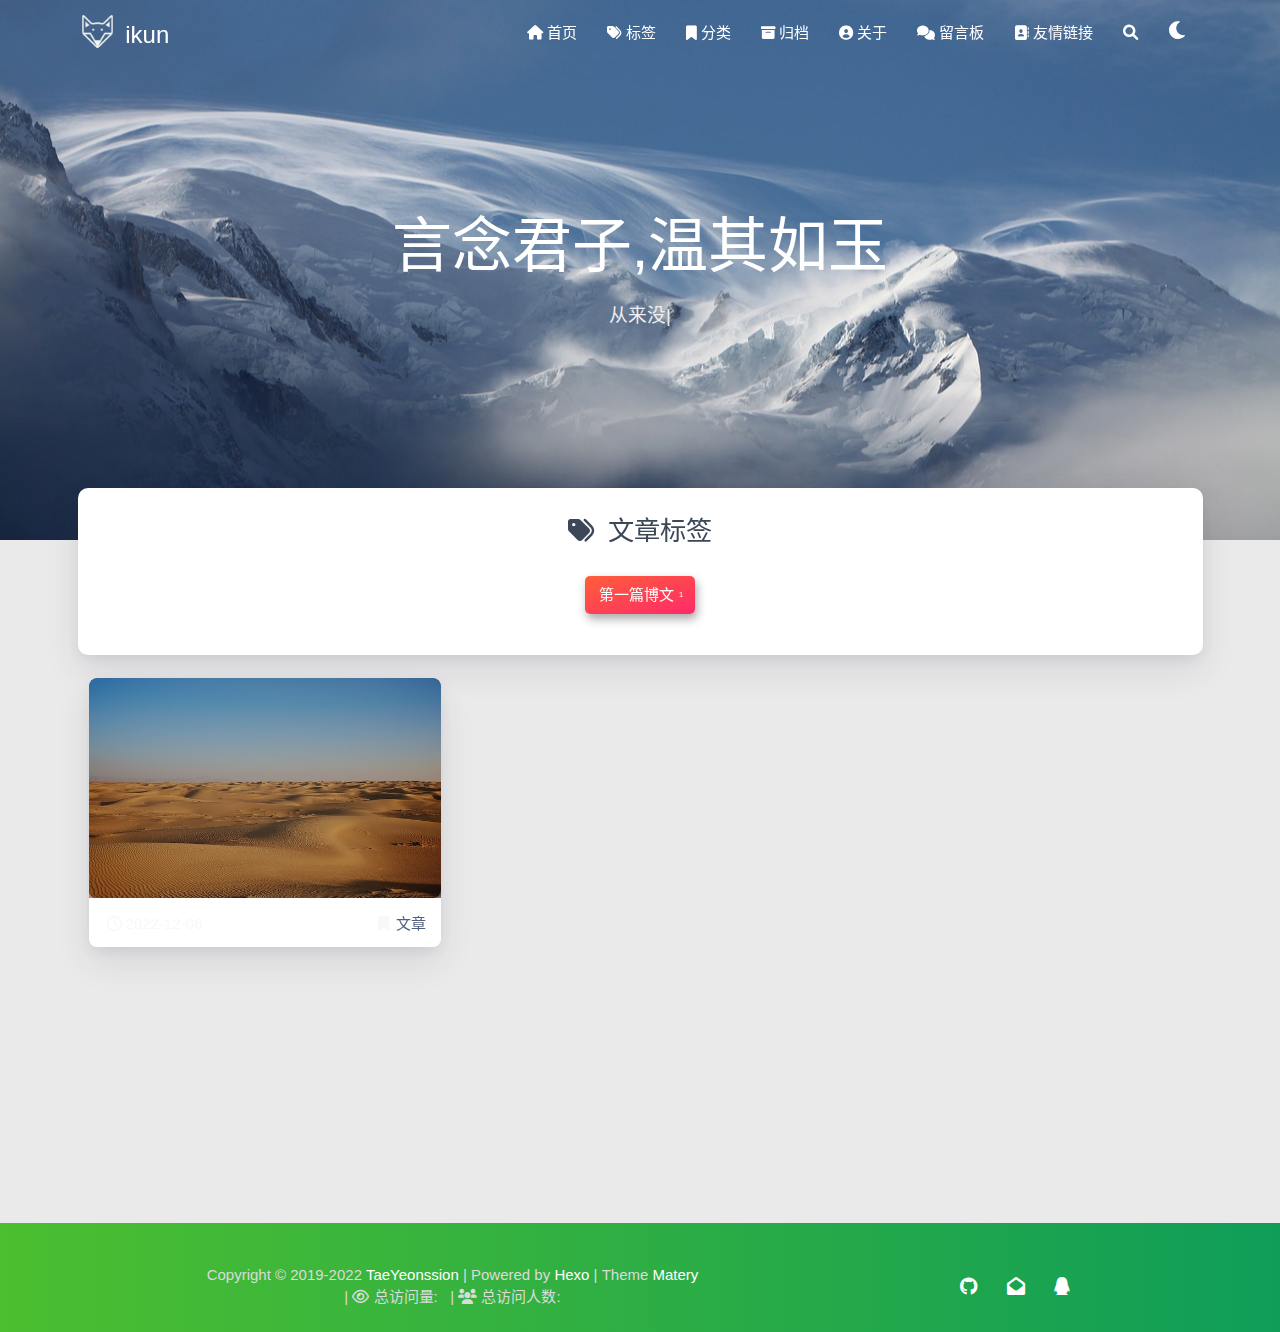
<file: tags/第一篇博文/index.html>
<!DOCTYPE HTML>
<html lang="zh-CN">


<head>
    <meta charset="utf-8">
    <meta name="keywords" content="标签: 第一篇博文, HTML,CSS,JavaScript,JQuery,React,Vue.js等">
    <meta name="description" content="分享生活,分享知识">
    <meta http-equiv="X-UA-Compatible" content="IE=edge">
    <meta name="viewport" content="width=device-width, initial-scale=1.0, user-scalable=no">
    <meta name="renderer" content="webkit|ie-stand|ie-comp">
    <meta name="mobile-web-app-capable" content="yes">
    <meta name="format-detection" content="telephone=no">
    <meta name="apple-mobile-web-app-capable" content="yes">
    <meta name="apple-mobile-web-app-status-bar-style" content="black-translucent">
    <meta name="referrer" content="no-referrer-when-downgrade">
    <!-- Global site tag (gtag.js) - Google Analytics -->


    <title>标签: 第一篇博文 | ikun</title>
    <link rel="icon" type="image/png" href="/favicon.png">
    


    <!-- bg-cover style     -->



<link rel="stylesheet" type="text/css" href="/libs/awesome/css/all.min.css">
<link rel="stylesheet" type="text/css" href="/libs/materialize/materialize.min.css">
<link rel="stylesheet" type="text/css" href="/libs/aos/aos.css">
<link rel="stylesheet" type="text/css" href="/libs/animate/animate.min.css">
<link rel="stylesheet" type="text/css" href="/libs/lightGallery/css/lightgallery.min.css">
<link rel="stylesheet" type="text/css" href="/css/matery.css">
<link rel="stylesheet" type="text/css" href="/css/my.css">
<link rel="stylesheet" type="text/css" href="/css/dark.css" media="none" onload="if(media!='all')media='all'">




    <link rel="stylesheet" href="/libs/tocbot/tocbot.css">
    <link rel="stylesheet" href="/css/post.css">




    



    <script src="/libs/jquery/jquery-3.6.0.min.js"></script>

<meta name="generator" content="Hexo 6.3.0">
<style>.github-emoji { position: relative; display: inline-block; width: 1.2em; min-height: 1.2em; overflow: hidden; vertical-align: top; color: transparent; }  .github-emoji > span { position: relative; z-index: 10; }  .github-emoji img, .github-emoji .fancybox { margin: 0 !important; padding: 0 !important; border: none !important; outline: none !important; text-decoration: none !important; user-select: none !important; cursor: auto !important; }  .github-emoji img { height: 1.2em !important; width: 1.2em !important; position: absolute !important; left: 50% !important; top: 50% !important; transform: translate(-50%, -50%) !important; user-select: none !important; cursor: auto !important; } .github-emoji-fallback { color: inherit; } .github-emoji-fallback img { opacity: 0 !important; }</style>
<link rel="stylesheet" href="/css/prism-tomorrow.css" type="text/css">
<link rel="stylesheet" href="/css/prism-line-numbers.css" type="text/css"></head>


<body>
    <header class="navbar-fixed">
    <nav id="headNav" class="bg-color nav-transparent">
        <div id="navContainer" class="nav-wrapper container">
            <div class="brand-logo">
                <a href="/" class="waves-effect waves-light">
                    
                    <img src="/medias/logo.png" class="logo-img" alt="LOGO">
                    
                    <span class="logo-span">ikun</span>
                </a>
            </div>
            

<a href="#" data-target="mobile-nav" class="sidenav-trigger button-collapse"><i class="fas fa-bars"></i></a>
<ul class="right nav-menu">
  
  <li class="hide-on-med-and-down nav-item">
    
    <a href="/" class="waves-effect waves-light">
      
      <i class="fas fa-home" style="zoom: 0.6;"></i>
      
      <span>首页</span>
    </a>
    
  </li>
  
  <li class="hide-on-med-and-down nav-item">
    
    <a href="/tags" class="waves-effect waves-light">
      
      <i class="fas fa-tags" style="zoom: 0.6;"></i>
      
      <span>标签</span>
    </a>
    
  </li>
  
  <li class="hide-on-med-and-down nav-item">
    
    <a href="/categories" class="waves-effect waves-light">
      
      <i class="fas fa-bookmark" style="zoom: 0.6;"></i>
      
      <span>分类</span>
    </a>
    
  </li>
  
  <li class="hide-on-med-and-down nav-item">
    
    <a href="/archives" class="waves-effect waves-light">
      
      <i class="fas fa-archive" style="zoom: 0.6;"></i>
      
      <span>归档</span>
    </a>
    
  </li>
  
  <li class="hide-on-med-and-down nav-item">
    
    <a href="/about" class="waves-effect waves-light">
      
      <i class="fas fa-user-circle" style="zoom: 0.6;"></i>
      
      <span>关于</span>
    </a>
    
  </li>
  
  <li class="hide-on-med-and-down nav-item">
    
    <a href="/contact" class="waves-effect waves-light">
      
      <i class="fas fa-comments" style="zoom: 0.6;"></i>
      
      <span>留言板</span>
    </a>
    
  </li>
  
  <li class="hide-on-med-and-down nav-item">
    
    <a href="/friends" class="waves-effect waves-light">
      
      <i class="fas fa-address-book" style="zoom: 0.6;"></i>
      
      <span>友情链接</span>
    </a>
    
  </li>
  
  <li>
    <a href="#searchModal" class="modal-trigger waves-effect waves-light">
      <i id="searchIcon" class="fas fa-search" title="搜索" style="zoom: 0.85;"></i>
    </a>
  </li>
  <li>
    <a href="javascript:;" class="waves-effect waves-light" onclick="switchNightMode()" title="深色/浅色模式" >
      <i id="sum-moon-icon" class="fas fa-sun" style="zoom: 0.85;"></i>
    </a>
  </li>
</ul>


<div id="mobile-nav" class="side-nav sidenav">

    <div class="mobile-head bg-color">
        
        <img src="/medias/logo.png" class="logo-img circle responsive-img">
        
        <div class="logo-name">ikun</div>
        <div class="logo-desc">
            
            分享生活,分享知识
            
        </div>
    </div>

    <ul class="menu-list mobile-menu-list">
        
        <li class="m-nav-item">
	  
		<a href="/" class="waves-effect waves-light">
			
			    <i class="fa-fw fas fa-home"></i>
			
			首页
		</a>
          
        </li>
        
        <li class="m-nav-item">
	  
		<a href="/tags" class="waves-effect waves-light">
			
			    <i class="fa-fw fas fa-tags"></i>
			
			标签
		</a>
          
        </li>
        
        <li class="m-nav-item">
	  
		<a href="/categories" class="waves-effect waves-light">
			
			    <i class="fa-fw fas fa-bookmark"></i>
			
			分类
		</a>
          
        </li>
        
        <li class="m-nav-item">
	  
		<a href="/archives" class="waves-effect waves-light">
			
			    <i class="fa-fw fas fa-archive"></i>
			
			归档
		</a>
          
        </li>
        
        <li class="m-nav-item">
	  
		<a href="/about" class="waves-effect waves-light">
			
			    <i class="fa-fw fas fa-user-circle"></i>
			
			关于
		</a>
          
        </li>
        
        <li class="m-nav-item">
	  
		<a href="/contact" class="waves-effect waves-light">
			
			    <i class="fa-fw fas fa-comments"></i>
			
			留言板
		</a>
          
        </li>
        
        <li class="m-nav-item">
	  
		<a href="/friends" class="waves-effect waves-light">
			
			    <i class="fa-fw fas fa-address-book"></i>
			
			友情链接
		</a>
          
        </li>
        
        
        <li><div class="divider"></div></li>
        <li>
            <a href="https://github.com/blinkfox/hexo-theme-matery" class="waves-effect waves-light" target="_blank">
                <i class="fab fa-github-square fa-fw"></i>Fork Me
            </a>
        </li>
        
    </ul>
</div>


        </div>

        
            <style>
    .nav-transparent .github-corner {
        display: none !important;
    }

    .github-corner {
        position: absolute;
        z-index: 10;
        top: 0;
        right: 0;
        border: 0;
        transform: scale(1.1);
    }

    .github-corner svg {
        color: #0f9d58;
        fill: #fff;
        height: 64px;
        width: 64px;
    }

    .github-corner:hover .octo-arm {
        animation: a 0.56s ease-in-out;
    }

    .github-corner .octo-arm {
        animation: none;
    }

    @keyframes a {
        0%,
        to {
            transform: rotate(0);
        }
        20%,
        60% {
            transform: rotate(-25deg);
        }
        40%,
        80% {
            transform: rotate(10deg);
        }
    }
</style>

<a href="https://github.com/blinkfox/hexo-theme-matery" class="github-corner tooltipped hide-on-med-and-down" target="_blank"
   data-tooltip="Fork Me" data-position="left" data-delay="50">
    <svg viewBox="0 0 250 250" aria-hidden="true">
        <path d="M0,0 L115,115 L130,115 L142,142 L250,250 L250,0 Z"></path>
        <path d="M128.3,109.0 C113.8,99.7 119.0,89.6 119.0,89.6 C122.0,82.7 120.5,78.6 120.5,78.6 C119.2,72.0 123.4,76.3 123.4,76.3 C127.3,80.9 125.5,87.3 125.5,87.3 C122.9,97.6 130.6,101.9 134.4,103.2"
              fill="currentColor" style="transform-origin: 130px 106px;" class="octo-arm"></path>
        <path d="M115.0,115.0 C114.9,115.1 118.7,116.5 119.8,115.4 L133.7,101.6 C136.9,99.2 139.9,98.4 142.2,98.6 C133.8,88.0 127.5,74.4 143.8,58.0 C148.5,53.4 154.0,51.2 159.7,51.0 C160.3,49.4 163.2,43.6 171.4,40.1 C171.4,40.1 176.1,42.5 178.8,56.2 C183.1,58.6 187.2,61.8 190.9,65.4 C194.5,69.0 197.7,73.2 200.1,77.6 C213.8,80.2 216.3,84.9 216.3,84.9 C212.7,93.1 206.9,96.0 205.4,96.6 C205.1,102.4 203.0,107.8 198.3,112.5 C181.9,128.9 168.3,122.5 157.7,114.1 C157.9,116.9 156.7,120.9 152.7,124.9 L141.0,136.5 C139.8,137.7 141.6,141.9 141.8,141.8 Z"
              fill="currentColor" class="octo-body"></path>
    </svg>
</a>
        
    </nav>

</header>

    <div class="bg-cover pd-header about-cover">
    <div class="container">
    <div class="row">
    <div class="col s10 offset-s1 m8 offset-m2 l8 offset-l2">
        <div class="brand">
            <div class="title center-align">
                
                言念君子,温其如玉
                
            </div>

            <div class="description center-align">
                
                <span id="subtitle"></span>
                <script src="/libs/typed/typed.js"></script>
                <script>
                    var typed = new Typed("#subtitle", {
                        strings: [ 
                            
                                "从来没有真正的绝境, 只有心灵的迷途",
                            
                                "Never really desperate, only the lost of the soul",
                            
                        ],
                        startDelay: 300,
                        typeSpeed: 100,
                        loop: true,
                        backSpeed: 50,
                        showCursor: true
                    });
                </script>
                
            </div>
        </div>
    </div>
</div>


<script>
    // 每天切换 banner 图.  Switch banner image every day.
    var bannerUrl = "/medias/banner/" + new Date().getDay() + '.jpg';
    $('.bg-cover').css('background-image', 'url(' + bannerUrl + ')');
</script>


    </div>
</div>

<main class="content">

    

<div id="tags" class="container chip-container">
    <div class="card">
        <div class="card-content">
            <div class="tag-title center-align">
                <i class="fas fa-tags"></i>&nbsp;&nbsp;文章标签
            </div>
            <div class="tag-chips">
                
                
                <a href="/tags/%E7%AC%AC%E4%B8%80%E7%AF%87%E5%8D%9A%E6%96%87/" title="第一篇博文: 1">
                    <span class="chip center-align waves-effect waves-light
                             chip-active "
                            data-tagname="第一篇博文" style="background-color: #F9EBEA;">第一篇博文
                        <span class="tag-length">1</span>
                    </span>
                </a>
                
            </div>
        </div>
    </div>
</div>

    

    <article id="articles" class="container articles">
        <div class="row tags-posts">
            
            
            <div class="article tag-post col s12 m6 l4" data-tags="第一篇博文" data-aos="fade-up">
                <div class="card">
                    <a href="/2022/12/06/wo-de-di-yi-pian-bo-ke-wen-zhang/">
                        <div class="card-image tag-image">
                            
                            
                            <img src="/medias/featureimages/0.jpg" class="responsive-img" alt="">
                            
                            <span class="card-title"></span>
                        </div>
                    </a>
                    <div class="card-content article-content">
                        <div class="publish-info">
                            <span class="publish-date">
                                <i class="far fa-clock fa-fw icon-date"></i>2022-12-06
                            </span>
                            <span class="publish-author">
                                
                                <i class="fas fa-bookmark fa-fw icon-category"></i>
                                
                                <a href="/categories/%E6%96%87%E7%AB%A0/" class="post-category">
                                文章
                                </a>
                                
                                
                            </span>
                        </div>
                    </div>
                </div>
            </div>
            
        </div>
    </article>
</main>




    <footer class="page-footer bg-color">
    
        <link rel="stylesheet" href="/libs/aplayer/APlayer.min.css">
<style>
    .aplayer .aplayer-lrc p {
        
        display: none;
        
        font-size: 12px;
        font-weight: 700;
        line-height: 16px !important;
    }

    .aplayer .aplayer-lrc p.aplayer-lrc-current {
        
        display: none;
        
        font-size: 15px;
        color: #42b983;
    }

    
    .aplayer.aplayer-fixed.aplayer-narrow .aplayer-body {
        left: -66px !important;
    }

    .aplayer.aplayer-fixed.aplayer-narrow .aplayer-body:hover {
        left: 0px !important;
    }

    
</style>
<div class="">
    
    <div class="row">
        <meting-js class="col l8 offset-l2 m10 offset-m1 s12"
                   server="netease"
                   type="playlist"
                   id="503838841"
                   fixed='true'
                   autoplay='false'
                   theme='#42b983'
                   loop='all'
                   order='random'
                   preload='auto'
                   volume='0.7'
                   list-folded='true'
        >
        </meting-js>
    </div>
</div>

<script src="/libs/aplayer/APlayer.min.js"></script>
<script src="/libs/aplayer/Meting.min.js"></script>

    

    <div class="container row center-align"
         style="margin-bottom: 0px !important;">
        <div class="col s12 m8 l8 copy-right">
            Copyright&nbsp;&copy;
            
                <span id="year">2019-2022</span>
            
            <a href="/about" target="_blank">TaeYeonssion</a>
            |&nbsp;Powered by&nbsp;<a href="https://hexo.io/" target="_blank">Hexo</a>
            |&nbsp;Theme&nbsp;<a href="https://github.com/blinkfox/hexo-theme-matery" target="_blank">Matery</a>
            <br>
            
            
            
                
            
            
                <span id="busuanzi_container_site_pv">
                &nbsp;|&nbsp;<i class="far fa-eye"></i>&nbsp;总访问量:&nbsp;
                    <span id="busuanzi_value_site_pv" class="white-color"></span>
            </span>
            
            
                <span id="busuanzi_container_site_uv">
                &nbsp;|&nbsp;<i class="fas fa-users"></i>&nbsp;总访问人数:&nbsp;
                    <span id="busuanzi_value_site_uv" class="white-color"></span>
            </span>
            
            <br>

            <!-- 运行天数提醒. -->
            
            <br>
            
        </div>
        <div class="col s12 m4 l4 social-link social-statis">
    <a href="https://github.com/TaeYeonssion" class="tooltipped" target="_blank" data-tooltip="访问我的GitHub" data-position="top" data-delay="50">
        <i class="fab fa-github"></i>
    </a>



    <a href="mailto:taeyeonssion@163.com" class="tooltipped" target="_blank" data-tooltip="邮件联系我" data-position="top" data-delay="50">
        <i class="fas fa-envelope-open"></i>
    </a>







    <a href="tencent://AddContact/?fromId=50&fromSubId=1&subcmd=all&uin=617032787" class="tooltipped" target="_blank" data-tooltip="QQ联系我: 617032787" data-position="top" data-delay="50">
        <i class="fab fa-qq"></i>
    </a>







</div>
    </div>
</footer>

<div class="progress-bar"></div>


    <!-- 搜索遮罩框 -->
<div id="searchModal" class="modal">
    <div class="modal-content">
        <div class="search-header">
            <span class="title"><i class="fas fa-search"></i>&nbsp;&nbsp;搜索</span>
            <input type="search" id="searchInput" name="s" placeholder="请输入搜索的关键字"
                   class="search-input">
        </div>
        <div id="searchResult"></div>
    </div>
</div>

<script type="text/javascript">
$(function () {
    var searchFunc = function (path, search_id, content_id) {
        'use strict';
        $.ajax({
            url: path,
            dataType: "xml",
            success: function (xmlResponse) {
                // get the contents from search data
                var datas = $("entry", xmlResponse).map(function () {
                    return {
                        title: $("title", this).text(),
                        content: $("content", this).text(),
                        url: $("url", this).text()
                    };
                }).get();
                var $input = document.getElementById(search_id);
                var $resultContent = document.getElementById(content_id);
                $input.addEventListener('input', function () {
                    var str = '<ul class=\"search-result-list\">';
                    var keywords = this.value.trim().toLowerCase().split(/[\s\-]+/);
                    $resultContent.innerHTML = "";
                    if (this.value.trim().length <= 0) {
                        return;
                    }
                    // perform local searching
                    datas.forEach(function (data) {
                        var isMatch = true;
                        var data_title = data.title.trim().toLowerCase();
                        var data_content = data.content.trim().replace(/<[^>]+>/g, "").toLowerCase();
                        var data_url = data.url;
                        data_url = data_url.indexOf('/') === 0 ? data.url : '/' + data_url;
                        var index_title = -1;
                        var index_content = -1;
                        var first_occur = -1;
                        // only match artiles with not empty titles and contents
                        if (data_title !== '' && data_content !== '') {
                            keywords.forEach(function (keyword, i) {
                                index_title = data_title.indexOf(keyword);
                                index_content = data_content.indexOf(keyword);
                                if (index_title < 0 && index_content < 0) {
                                    isMatch = false;
                                } else {
                                    if (index_content < 0) {
                                        index_content = 0;
                                    }
                                    if (i === 0) {
                                        first_occur = index_content;
                                    }
                                }
                            });
                        }
                        // show search results
                        if (isMatch) {
                            str += "<li><a href='" + data_url + "' class='search-result-title'>" + data_title + "</a>";
                            var content = data.content.trim().replace(/<[^>]+>/g, "");
                            if (first_occur >= 0) {
                                // cut out 100 characters
                                var start = first_occur - 20;
                                var end = first_occur + 80;
                                if (start < 0) {
                                    start = 0;
                                }
                                if (start === 0) {
                                    end = 100;
                                }
                                if (end > content.length) {
                                    end = content.length;
                                }
                                var match_content = content.substr(start, end);
                                // highlight all keywords
                                keywords.forEach(function (keyword) {
                                    var regS = new RegExp(keyword, "gi");
                                    match_content = match_content.replace(regS, "<em class=\"search-keyword\">" + keyword + "</em>");
                                });

                                str += "<p class=\"search-result\">" + match_content + "...</p>"
                            }
                            str += "</li>";
                        }
                    });
                    str += "</ul>";
                    $resultContent.innerHTML = str;
                });
            }
        });
    };

    searchFunc('/search.xml', 'searchInput', 'searchResult');
});
</script>

    <!-- 白天和黑夜主题 -->
<div class="stars-con">
    <div id="stars"></div>
    <div id="stars2"></div>
    <div id="stars3"></div>  
</div>

<script>
    function switchNightMode() {
        $('<div class="Cuteen_DarkSky"><div class="Cuteen_DarkPlanet"></div></div>').appendTo($('body')),
        setTimeout(function () {
            $('body').hasClass('DarkMode') 
            ? ($('body').removeClass('DarkMode'), localStorage.setItem('isDark', '0'), $('#sum-moon-icon').removeClass("fa-sun").addClass('fa-moon')) 
            : ($('body').addClass('DarkMode'), localStorage.setItem('isDark', '1'), $('#sum-moon-icon').addClass("fa-sun").removeClass('fa-moon')),
            
            setTimeout(function () {
            $('.Cuteen_DarkSky').fadeOut(1e3, function () {
                $(this).remove()
            })
            }, 2e3)
        })
    }
</script>

    <!-- 回到顶部按钮 -->
<div id="backTop" class="top-scroll">
    <a class="btn-floating btn-large waves-effect waves-light" href="#!">
        <i class="fas fa-arrow-up"></i>
    </a>
</div>


    <script src="/libs/materialize/materialize.min.js"></script>
    <script src="/libs/masonry/masonry.pkgd.min.js"></script>
    <script src="/libs/aos/aos.js"></script>
    <script src="/libs/scrollprogress/scrollProgress.min.js"></script>
    <script src="/libs/lightGallery/js/lightgallery-all.min.js"></script>
    <script src="/js/matery.js"></script>

    

    

    <!-- 雪花特效 -->
    

    <!-- 鼠标星星特效 -->
    

     
        <script src="https://ssl.captcha.qq.com/TCaptcha.js"></script>
        <script src="/libs/others/TencentCaptcha.js"></script>
        <button id="TencentCaptcha" data-appid="xxxxxxxxxx" data-cbfn="callback" type="button" hidden></button>
    

    <!-- Baidu Analytics -->

    <!-- Baidu Push -->

<script>
    (function () {
        var bp = document.createElement('script');
        var curProtocol = window.location.protocol.split(':')[0];
        if (curProtocol === 'https') {
            bp.src = 'https://zz.bdstatic.com/linksubmit/push.js';
        } else {
            bp.src = 'http://push.zhanzhang.baidu.com/push.js';
        }
        var s = document.getElementsByTagName("script")[0];
        s.parentNode.insertBefore(bp, s);
    })();
</script>

    
    <script src="/libs/others/clicklove.js" async="async"></script>
    
    
    <script async src="/libs/others/busuanzi.pure.mini.js"></script>
    

    

    

    <!--腾讯兔小巢-->
    
    

    

    

    
    <script src="/libs/instantpage/instantpage.js" type="module"></script>
    

</body>

</html>
</file>
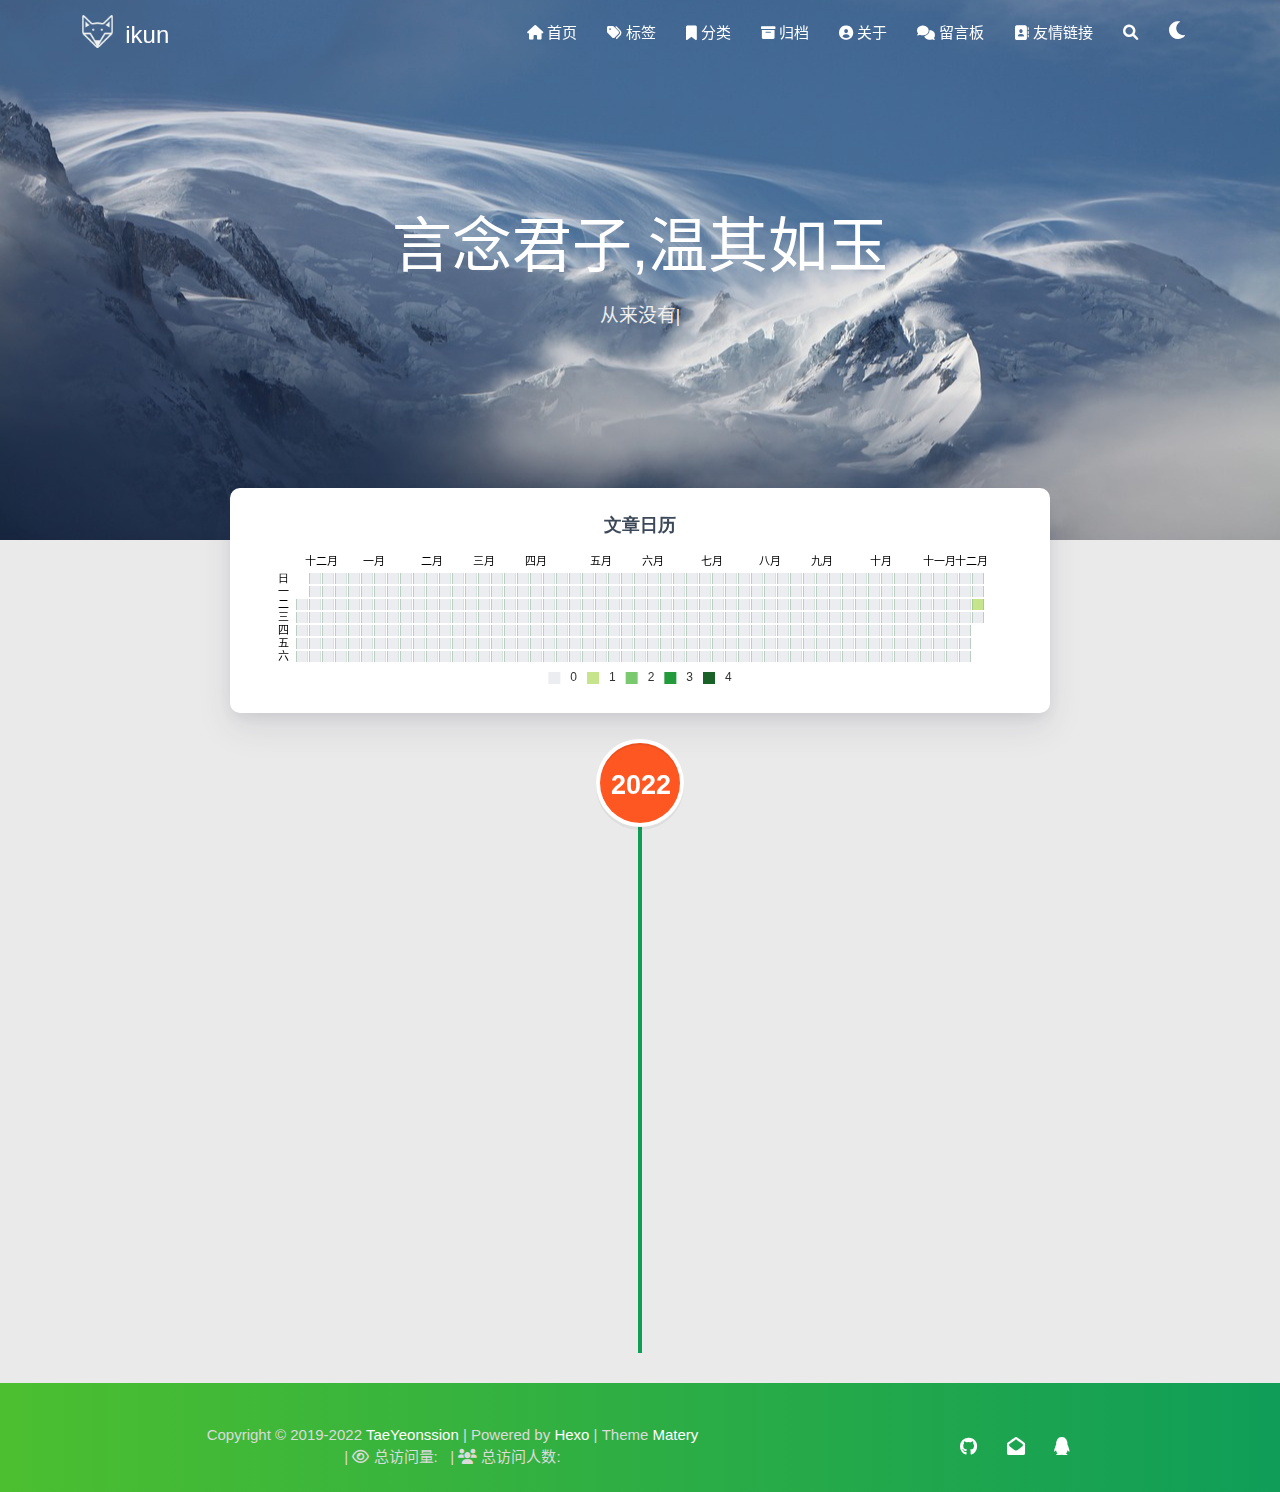
<file: archives/2022/12/index.html>
<!DOCTYPE HTML>
<html lang="zh-CN">


<head>
    <meta charset="utf-8">
    <meta name="keywords" content="归档: 2022/12, HTML,CSS,JavaScript,JQuery,React,Vue.js等">
    <meta name="description" content="分享生活,分享知识">
    <meta http-equiv="X-UA-Compatible" content="IE=edge">
    <meta name="viewport" content="width=device-width, initial-scale=1.0, user-scalable=no">
    <meta name="renderer" content="webkit|ie-stand|ie-comp">
    <meta name="mobile-web-app-capable" content="yes">
    <meta name="format-detection" content="telephone=no">
    <meta name="apple-mobile-web-app-capable" content="yes">
    <meta name="apple-mobile-web-app-status-bar-style" content="black-translucent">
    <meta name="referrer" content="no-referrer-when-downgrade">
    <!-- Global site tag (gtag.js) - Google Analytics -->


    <title>归档: 2022/12 | ikun</title>
    <link rel="icon" type="image/png" href="/favicon.png">
    


    <!-- bg-cover style     -->



<link rel="stylesheet" type="text/css" href="/libs/awesome/css/all.min.css">
<link rel="stylesheet" type="text/css" href="/libs/materialize/materialize.min.css">
<link rel="stylesheet" type="text/css" href="/libs/aos/aos.css">
<link rel="stylesheet" type="text/css" href="/libs/animate/animate.min.css">
<link rel="stylesheet" type="text/css" href="/libs/lightGallery/css/lightgallery.min.css">
<link rel="stylesheet" type="text/css" href="/css/matery.css">
<link rel="stylesheet" type="text/css" href="/css/my.css">
<link rel="stylesheet" type="text/css" href="/css/dark.css" media="none" onload="if(media!='all')media='all'">




    <link rel="stylesheet" href="/libs/tocbot/tocbot.css">
    <link rel="stylesheet" href="/css/post.css">




    



    <script src="/libs/jquery/jquery-3.6.0.min.js"></script>

<meta name="generator" content="Hexo 6.3.0">
<style>.github-emoji { position: relative; display: inline-block; width: 1.2em; min-height: 1.2em; overflow: hidden; vertical-align: top; color: transparent; }  .github-emoji > span { position: relative; z-index: 10; }  .github-emoji img, .github-emoji .fancybox { margin: 0 !important; padding: 0 !important; border: none !important; outline: none !important; text-decoration: none !important; user-select: none !important; cursor: auto !important; }  .github-emoji img { height: 1.2em !important; width: 1.2em !important; position: absolute !important; left: 50% !important; top: 50% !important; transform: translate(-50%, -50%) !important; user-select: none !important; cursor: auto !important; } .github-emoji-fallback { color: inherit; } .github-emoji-fallback img { opacity: 0 !important; }</style>
<link rel="stylesheet" href="/css/prism-tomorrow.css" type="text/css">
<link rel="stylesheet" href="/css/prism-line-numbers.css" type="text/css"></head>


<body>
    <header class="navbar-fixed">
    <nav id="headNav" class="bg-color nav-transparent">
        <div id="navContainer" class="nav-wrapper container">
            <div class="brand-logo">
                <a href="/" class="waves-effect waves-light">
                    
                    <img src="/medias/logo.png" class="logo-img" alt="LOGO">
                    
                    <span class="logo-span">ikun</span>
                </a>
            </div>
            

<a href="#" data-target="mobile-nav" class="sidenav-trigger button-collapse"><i class="fas fa-bars"></i></a>
<ul class="right nav-menu">
  
  <li class="hide-on-med-and-down nav-item">
    
    <a href="/" class="waves-effect waves-light">
      
      <i class="fas fa-home" style="zoom: 0.6;"></i>
      
      <span>首页</span>
    </a>
    
  </li>
  
  <li class="hide-on-med-and-down nav-item">
    
    <a href="/tags" class="waves-effect waves-light">
      
      <i class="fas fa-tags" style="zoom: 0.6;"></i>
      
      <span>标签</span>
    </a>
    
  </li>
  
  <li class="hide-on-med-and-down nav-item">
    
    <a href="/categories" class="waves-effect waves-light">
      
      <i class="fas fa-bookmark" style="zoom: 0.6;"></i>
      
      <span>分类</span>
    </a>
    
  </li>
  
  <li class="hide-on-med-and-down nav-item">
    
    <a href="/archives" class="waves-effect waves-light">
      
      <i class="fas fa-archive" style="zoom: 0.6;"></i>
      
      <span>归档</span>
    </a>
    
  </li>
  
  <li class="hide-on-med-and-down nav-item">
    
    <a href="/about" class="waves-effect waves-light">
      
      <i class="fas fa-user-circle" style="zoom: 0.6;"></i>
      
      <span>关于</span>
    </a>
    
  </li>
  
  <li class="hide-on-med-and-down nav-item">
    
    <a href="/contact" class="waves-effect waves-light">
      
      <i class="fas fa-comments" style="zoom: 0.6;"></i>
      
      <span>留言板</span>
    </a>
    
  </li>
  
  <li class="hide-on-med-and-down nav-item">
    
    <a href="/friends" class="waves-effect waves-light">
      
      <i class="fas fa-address-book" style="zoom: 0.6;"></i>
      
      <span>友情链接</span>
    </a>
    
  </li>
  
  <li>
    <a href="#searchModal" class="modal-trigger waves-effect waves-light">
      <i id="searchIcon" class="fas fa-search" title="搜索" style="zoom: 0.85;"></i>
    </a>
  </li>
  <li>
    <a href="javascript:;" class="waves-effect waves-light" onclick="switchNightMode()" title="深色/浅色模式" >
      <i id="sum-moon-icon" class="fas fa-sun" style="zoom: 0.85;"></i>
    </a>
  </li>
</ul>


<div id="mobile-nav" class="side-nav sidenav">

    <div class="mobile-head bg-color">
        
        <img src="/medias/logo.png" class="logo-img circle responsive-img">
        
        <div class="logo-name">ikun</div>
        <div class="logo-desc">
            
            分享生活,分享知识
            
        </div>
    </div>

    <ul class="menu-list mobile-menu-list">
        
        <li class="m-nav-item">
	  
		<a href="/" class="waves-effect waves-light">
			
			    <i class="fa-fw fas fa-home"></i>
			
			首页
		</a>
          
        </li>
        
        <li class="m-nav-item">
	  
		<a href="/tags" class="waves-effect waves-light">
			
			    <i class="fa-fw fas fa-tags"></i>
			
			标签
		</a>
          
        </li>
        
        <li class="m-nav-item">
	  
		<a href="/categories" class="waves-effect waves-light">
			
			    <i class="fa-fw fas fa-bookmark"></i>
			
			分类
		</a>
          
        </li>
        
        <li class="m-nav-item">
	  
		<a href="/archives" class="waves-effect waves-light">
			
			    <i class="fa-fw fas fa-archive"></i>
			
			归档
		</a>
          
        </li>
        
        <li class="m-nav-item">
	  
		<a href="/about" class="waves-effect waves-light">
			
			    <i class="fa-fw fas fa-user-circle"></i>
			
			关于
		</a>
          
        </li>
        
        <li class="m-nav-item">
	  
		<a href="/contact" class="waves-effect waves-light">
			
			    <i class="fa-fw fas fa-comments"></i>
			
			留言板
		</a>
          
        </li>
        
        <li class="m-nav-item">
	  
		<a href="/friends" class="waves-effect waves-light">
			
			    <i class="fa-fw fas fa-address-book"></i>
			
			友情链接
		</a>
          
        </li>
        
        
        <li><div class="divider"></div></li>
        <li>
            <a href="https://github.com/blinkfox/hexo-theme-matery" class="waves-effect waves-light" target="_blank">
                <i class="fab fa-github-square fa-fw"></i>Fork Me
            </a>
        </li>
        
    </ul>
</div>


        </div>

        
            <style>
    .nav-transparent .github-corner {
        display: none !important;
    }

    .github-corner {
        position: absolute;
        z-index: 10;
        top: 0;
        right: 0;
        border: 0;
        transform: scale(1.1);
    }

    .github-corner svg {
        color: #0f9d58;
        fill: #fff;
        height: 64px;
        width: 64px;
    }

    .github-corner:hover .octo-arm {
        animation: a 0.56s ease-in-out;
    }

    .github-corner .octo-arm {
        animation: none;
    }

    @keyframes a {
        0%,
        to {
            transform: rotate(0);
        }
        20%,
        60% {
            transform: rotate(-25deg);
        }
        40%,
        80% {
            transform: rotate(10deg);
        }
    }
</style>

<a href="https://github.com/blinkfox/hexo-theme-matery" class="github-corner tooltipped hide-on-med-and-down" target="_blank"
   data-tooltip="Fork Me" data-position="left" data-delay="50">
    <svg viewBox="0 0 250 250" aria-hidden="true">
        <path d="M0,0 L115,115 L130,115 L142,142 L250,250 L250,0 Z"></path>
        <path d="M128.3,109.0 C113.8,99.7 119.0,89.6 119.0,89.6 C122.0,82.7 120.5,78.6 120.5,78.6 C119.2,72.0 123.4,76.3 123.4,76.3 C127.3,80.9 125.5,87.3 125.5,87.3 C122.9,97.6 130.6,101.9 134.4,103.2"
              fill="currentColor" style="transform-origin: 130px 106px;" class="octo-arm"></path>
        <path d="M115.0,115.0 C114.9,115.1 118.7,116.5 119.8,115.4 L133.7,101.6 C136.9,99.2 139.9,98.4 142.2,98.6 C133.8,88.0 127.5,74.4 143.8,58.0 C148.5,53.4 154.0,51.2 159.7,51.0 C160.3,49.4 163.2,43.6 171.4,40.1 C171.4,40.1 176.1,42.5 178.8,56.2 C183.1,58.6 187.2,61.8 190.9,65.4 C194.5,69.0 197.7,73.2 200.1,77.6 C213.8,80.2 216.3,84.9 216.3,84.9 C212.7,93.1 206.9,96.0 205.4,96.6 C205.1,102.4 203.0,107.8 198.3,112.5 C181.9,128.9 168.3,122.5 157.7,114.1 C157.9,116.9 156.7,120.9 152.7,124.9 L141.0,136.5 C139.8,137.7 141.6,141.9 141.8,141.8 Z"
              fill="currentColor" class="octo-body"></path>
    </svg>
</a>
        
    </nav>

</header>

    <div class="bg-cover pd-header about-cover">
    <div class="container">
    <div class="row">
    <div class="col s10 offset-s1 m8 offset-m2 l8 offset-l2">
        <div class="brand">
            <div class="title center-align">
                
                言念君子,温其如玉
                
            </div>

            <div class="description center-align">
                
                <span id="subtitle"></span>
                <script src="/libs/typed/typed.js"></script>
                <script>
                    var typed = new Typed("#subtitle", {
                        strings: [ 
                            
                                "从来没有真正的绝境, 只有心灵的迷途",
                            
                                "Never really desperate, only the lost of the soul",
                            
                        ],
                        startDelay: 300,
                        typeSpeed: 100,
                        loop: true,
                        backSpeed: 50,
                        showCursor: true
                    });
                </script>
                
            </div>
        </div>
    </div>
</div>


<script>
    // 每天切换 banner 图.  Switch banner image every day.
    var bannerUrl = "/medias/banner/" + new Date().getDay() + '.jpg';
    $('.bg-cover').css('background-image', 'url(' + bannerUrl + ')');
</script>


    </div>
</div>

<main class="content">

    
    <div class="container archive-calendar">
    <div class="card">
        <div id="post-calendar" class="card-content"></div>
    </div>
</div>

<script type="text/javascript" src="/libs/echarts/echarts.min.js"></script>
<script type="text/javascript">
    let myChart = echarts.init(document.getElementById('post-calendar'));

    

    let option = {
        title: {
            top: 0,
            text: '文章日历',
            left: 'center',
            textStyle: {
                color: '#3C4858'
            }
        },
        tooltip: {
            padding: 10,
            backgroundColor: '#555',
            borderColor: '#777',
            borderWidth: 1,
            formatter: function (obj) {
                var value = obj.value;
                return '<div style="font-size: 14px;">' + value[0] + '：' + value[1] + '</div>';
            }
        },
        visualMap: {
            show: true,
            showLabel: true,
            categories: [0, 1, 2, 3, 4],
            calculable: true,
            inRange: {
                symbol: 'rect',
                color: ['#ebedf0', '#c6e48b', '#7bc96f', '#239a3b', '#196127']
            },
            itemWidth: 12,
            itemHeight: 12,
            orient: 'horizontal',
            left: 'center',
            bottom: 0
        },
        calendar: [{
            left: 'center',
            range: ["2021-12-07", "2022-12-07"],
            cellSize: [13, 13],
            splitLine: {
                show: false
            },
            itemStyle: {
                color: '#196127',
                borderColor: '#fff',
                borderWidth: 2
            },
            yearLabel: {
                show: false
            },
            monthLabel: {
                nameMap: 'cn',
                fontSize: 11
            },
            dayLabel: {
                formatter: '{start}  1st',
                nameMap: 'cn',
                fontSize: 11
            }
        }],
        series: [{
            type: 'heatmap',
            coordinateSystem: 'calendar',
            calendarIndex: 0,
            data: [["2021-12-07", 0], ["2021-12-08", 0], ["2021-12-09", 0], ["2021-12-10", 0], ["2021-12-11", 0], ["2021-12-12", 0], ["2021-12-13", 0], ["2021-12-14", 0], ["2021-12-15", 0], ["2021-12-16", 0], ["2021-12-17", 0], ["2021-12-18", 0], ["2021-12-19", 0], ["2021-12-20", 0], ["2021-12-21", 0], ["2021-12-22", 0], ["2021-12-23", 0], ["2021-12-24", 0], ["2021-12-25", 0], ["2021-12-26", 0], ["2021-12-27", 0], ["2021-12-28", 0], ["2021-12-29", 0], ["2021-12-30", 0], ["2021-12-31", 0], ["2022-01-01", 0], ["2022-01-02", 0], ["2022-01-03", 0], ["2022-01-04", 0], ["2022-01-05", 0], ["2022-01-06", 0], ["2022-01-07", 0], ["2022-01-08", 0], ["2022-01-09", 0], ["2022-01-10", 0], ["2022-01-11", 0], ["2022-01-12", 0], ["2022-01-13", 0], ["2022-01-14", 0], ["2022-01-15", 0], ["2022-01-16", 0], ["2022-01-17", 0], ["2022-01-18", 0], ["2022-01-19", 0], ["2022-01-20", 0], ["2022-01-21", 0], ["2022-01-22", 0], ["2022-01-23", 0], ["2022-01-24", 0], ["2022-01-25", 0], ["2022-01-26", 0], ["2022-01-27", 0], ["2022-01-28", 0], ["2022-01-29", 0], ["2022-01-30", 0], ["2022-01-31", 0], ["2022-02-01", 0], ["2022-02-02", 0], ["2022-02-03", 0], ["2022-02-04", 0], ["2022-02-05", 0], ["2022-02-06", 0], ["2022-02-07", 0], ["2022-02-08", 0], ["2022-02-09", 0], ["2022-02-10", 0], ["2022-02-11", 0], ["2022-02-12", 0], ["2022-02-13", 0], ["2022-02-14", 0], ["2022-02-15", 0], ["2022-02-16", 0], ["2022-02-17", 0], ["2022-02-18", 0], ["2022-02-19", 0], ["2022-02-20", 0], ["2022-02-21", 0], ["2022-02-22", 0], ["2022-02-23", 0], ["2022-02-24", 0], ["2022-02-25", 0], ["2022-02-26", 0], ["2022-02-27", 0], ["2022-02-28", 0], ["2022-03-01", 0], ["2022-03-02", 0], ["2022-03-03", 0], ["2022-03-04", 0], ["2022-03-05", 0], ["2022-03-06", 0], ["2022-03-07", 0], ["2022-03-08", 0], ["2022-03-09", 0], ["2022-03-10", 0], ["2022-03-11", 0], ["2022-03-12", 0], ["2022-03-13", 0], ["2022-03-14", 0], ["2022-03-15", 0], ["2022-03-16", 0], ["2022-03-17", 0], ["2022-03-18", 0], ["2022-03-19", 0], ["2022-03-20", 0], ["2022-03-21", 0], ["2022-03-22", 0], ["2022-03-23", 0], ["2022-03-24", 0], ["2022-03-25", 0], ["2022-03-26", 0], ["2022-03-27", 0], ["2022-03-28", 0], ["2022-03-29", 0], ["2022-03-30", 0], ["2022-03-31", 0], ["2022-04-01", 0], ["2022-04-02", 0], ["2022-04-03", 0], ["2022-04-04", 0], ["2022-04-05", 0], ["2022-04-06", 0], ["2022-04-07", 0], ["2022-04-08", 0], ["2022-04-09", 0], ["2022-04-10", 0], ["2022-04-11", 0], ["2022-04-12", 0], ["2022-04-13", 0], ["2022-04-14", 0], ["2022-04-15", 0], ["2022-04-16", 0], ["2022-04-17", 0], ["2022-04-18", 0], ["2022-04-19", 0], ["2022-04-20", 0], ["2022-04-21", 0], ["2022-04-22", 0], ["2022-04-23", 0], ["2022-04-24", 0], ["2022-04-25", 0], ["2022-04-26", 0], ["2022-04-27", 0], ["2022-04-28", 0], ["2022-04-29", 0], ["2022-04-30", 0], ["2022-05-01", 0], ["2022-05-02", 0], ["2022-05-03", 0], ["2022-05-04", 0], ["2022-05-05", 0], ["2022-05-06", 0], ["2022-05-07", 0], ["2022-05-08", 0], ["2022-05-09", 0], ["2022-05-10", 0], ["2022-05-11", 0], ["2022-05-12", 0], ["2022-05-13", 0], ["2022-05-14", 0], ["2022-05-15", 0], ["2022-05-16", 0], ["2022-05-17", 0], ["2022-05-18", 0], ["2022-05-19", 0], ["2022-05-20", 0], ["2022-05-21", 0], ["2022-05-22", 0], ["2022-05-23", 0], ["2022-05-24", 0], ["2022-05-25", 0], ["2022-05-26", 0], ["2022-05-27", 0], ["2022-05-28", 0], ["2022-05-29", 0], ["2022-05-30", 0], ["2022-05-31", 0], ["2022-06-01", 0], ["2022-06-02", 0], ["2022-06-03", 0], ["2022-06-04", 0], ["2022-06-05", 0], ["2022-06-06", 0], ["2022-06-07", 0], ["2022-06-08", 0], ["2022-06-09", 0], ["2022-06-10", 0], ["2022-06-11", 0], ["2022-06-12", 0], ["2022-06-13", 0], ["2022-06-14", 0], ["2022-06-15", 0], ["2022-06-16", 0], ["2022-06-17", 0], ["2022-06-18", 0], ["2022-06-19", 0], ["2022-06-20", 0], ["2022-06-21", 0], ["2022-06-22", 0], ["2022-06-23", 0], ["2022-06-24", 0], ["2022-06-25", 0], ["2022-06-26", 0], ["2022-06-27", 0], ["2022-06-28", 0], ["2022-06-29", 0], ["2022-06-30", 0], ["2022-07-01", 0], ["2022-07-02", 0], ["2022-07-03", 0], ["2022-07-04", 0], ["2022-07-05", 0], ["2022-07-06", 0], ["2022-07-07", 0], ["2022-07-08", 0], ["2022-07-09", 0], ["2022-07-10", 0], ["2022-07-11", 0], ["2022-07-12", 0], ["2022-07-13", 0], ["2022-07-14", 0], ["2022-07-15", 0], ["2022-07-16", 0], ["2022-07-17", 0], ["2022-07-18", 0], ["2022-07-19", 0], ["2022-07-20", 0], ["2022-07-21", 0], ["2022-07-22", 0], ["2022-07-23", 0], ["2022-07-24", 0], ["2022-07-25", 0], ["2022-07-26", 0], ["2022-07-27", 0], ["2022-07-28", 0], ["2022-07-29", 0], ["2022-07-30", 0], ["2022-07-31", 0], ["2022-08-01", 0], ["2022-08-02", 0], ["2022-08-03", 0], ["2022-08-04", 0], ["2022-08-05", 0], ["2022-08-06", 0], ["2022-08-07", 0], ["2022-08-08", 0], ["2022-08-09", 0], ["2022-08-10", 0], ["2022-08-11", 0], ["2022-08-12", 0], ["2022-08-13", 0], ["2022-08-14", 0], ["2022-08-15", 0], ["2022-08-16", 0], ["2022-08-17", 0], ["2022-08-18", 0], ["2022-08-19", 0], ["2022-08-20", 0], ["2022-08-21", 0], ["2022-08-22", 0], ["2022-08-23", 0], ["2022-08-24", 0], ["2022-08-25", 0], ["2022-08-26", 0], ["2022-08-27", 0], ["2022-08-28", 0], ["2022-08-29", 0], ["2022-08-30", 0], ["2022-08-31", 0], ["2022-09-01", 0], ["2022-09-02", 0], ["2022-09-03", 0], ["2022-09-04", 0], ["2022-09-05", 0], ["2022-09-06", 0], ["2022-09-07", 0], ["2022-09-08", 0], ["2022-09-09", 0], ["2022-09-10", 0], ["2022-09-11", 0], ["2022-09-12", 0], ["2022-09-13", 0], ["2022-09-14", 0], ["2022-09-15", 0], ["2022-09-16", 0], ["2022-09-17", 0], ["2022-09-18", 0], ["2022-09-19", 0], ["2022-09-20", 0], ["2022-09-21", 0], ["2022-09-22", 0], ["2022-09-23", 0], ["2022-09-24", 0], ["2022-09-25", 0], ["2022-09-26", 0], ["2022-09-27", 0], ["2022-09-28", 0], ["2022-09-29", 0], ["2022-09-30", 0], ["2022-10-01", 0], ["2022-10-02", 0], ["2022-10-03", 0], ["2022-10-04", 0], ["2022-10-05", 0], ["2022-10-06", 0], ["2022-10-07", 0], ["2022-10-08", 0], ["2022-10-09", 0], ["2022-10-10", 0], ["2022-10-11", 0], ["2022-10-12", 0], ["2022-10-13", 0], ["2022-10-14", 0], ["2022-10-15", 0], ["2022-10-16", 0], ["2022-10-17", 0], ["2022-10-18", 0], ["2022-10-19", 0], ["2022-10-20", 0], ["2022-10-21", 0], ["2022-10-22", 0], ["2022-10-23", 0], ["2022-10-24", 0], ["2022-10-25", 0], ["2022-10-26", 0], ["2022-10-27", 0], ["2022-10-28", 0], ["2022-10-29", 0], ["2022-10-30", 0], ["2022-10-31", 0], ["2022-11-01", 0], ["2022-11-02", 0], ["2022-11-03", 0], ["2022-11-04", 0], ["2022-11-05", 0], ["2022-11-06", 0], ["2022-11-07", 0], ["2022-11-08", 0], ["2022-11-09", 0], ["2022-11-10", 0], ["2022-11-11", 0], ["2022-11-12", 0], ["2022-11-13", 0], ["2022-11-14", 0], ["2022-11-15", 0], ["2022-11-16", 0], ["2022-11-17", 0], ["2022-11-18", 0], ["2022-11-19", 0], ["2022-11-20", 0], ["2022-11-21", 0], ["2022-11-22", 0], ["2022-11-23", 0], ["2022-11-24", 0], ["2022-11-25", 0], ["2022-11-26", 0], ["2022-11-27", 0], ["2022-11-28", 0], ["2022-11-29", 0], ["2022-11-30", 0], ["2022-12-01", 0], ["2022-12-02", 0], ["2022-12-03", 0], ["2022-12-04", 0], ["2022-12-05", 0], ["2022-12-06", 1], ["2022-12-07", 0]]
        }]

    };

    myChart.setOption(option);
</script>

    

    

    <div id="cd-timeline" class="container">
        
        <div class="cd-timeline-block">

            
            
            
            <div class="cd-timeline-img year" data-aos="zoom-in-up">
                <a href="/archives/2022">2022</a>
            </div>
            

            
            
            
            <div class="cd-timeline-img month" data-aos="zoom-in-up">
                <a href="/archives/2022/12">12</a>
            </div>
            

            
            <div class="cd-timeline-img day" data-aos="zoom-in-up">
                <span>06</span>
            </div>
            <article class="cd-timeline-content" data-aos="fade-up">
                <div class="article col s12 m6">
                    <div class="card">
                        <a href="/2022/12/06/wo-de-di-yi-pian-bo-ke-wen-zhang/">
                            <div class="card-image">
                                
                                
                                <img src="/medias/featureimages/0.jpg" class="responsive-img" alt="">
                                
                                <span class="card-title"></span>
                            </div>
                        </a>
                        <div class="card-content article-content">
                            <div class="summary block-with-text">
                                
                                    如何搭建自己的个人博客1.安装Nodejs,LTS的,选择安装目录,一直下一步
2.打开cmd窗口，运行：   node -v   #查看node版本   npm -v	#查看npm版本   npm install -g cnpm –reg
                                
                            </div>
                            <div class="publish-info">
                                <span class="publish-date">
                                    <i class="far fa-clock fa-fw icon-date"></i>2022-12-06
                                </span>
                                <span class="publish-author">
                                    
                                    <i class="fas fa-bookmark fa-fw icon-category"></i>
                                    
                                    <a href="/categories/%E6%96%87%E7%AB%A0/" class="post-category">
                                    文章
                                    </a>
                                    
                                    
                                </span>
                            </div>
                        </div>

                        
                        <div class="card-action article-tags">
                            
                            <a href="/tags/%E7%AC%AC%E4%B8%80%E7%AF%87%E5%8D%9A%E6%96%87/"><span class="chip bg-color">第一篇博文</span></a>
                            
                        </div>
                        
                    </div>
                </div>
            </article>
        </div>
        
    </div>

</main>




    <footer class="page-footer bg-color">
    
        <link rel="stylesheet" href="/libs/aplayer/APlayer.min.css">
<style>
    .aplayer .aplayer-lrc p {
        
        display: none;
        
        font-size: 12px;
        font-weight: 700;
        line-height: 16px !important;
    }

    .aplayer .aplayer-lrc p.aplayer-lrc-current {
        
        display: none;
        
        font-size: 15px;
        color: #42b983;
    }

    
    .aplayer.aplayer-fixed.aplayer-narrow .aplayer-body {
        left: -66px !important;
    }

    .aplayer.aplayer-fixed.aplayer-narrow .aplayer-body:hover {
        left: 0px !important;
    }

    
</style>
<div class="">
    
    <div class="row">
        <meting-js class="col l8 offset-l2 m10 offset-m1 s12"
                   server="netease"
                   type="playlist"
                   id="503838841"
                   fixed='true'
                   autoplay='false'
                   theme='#42b983'
                   loop='all'
                   order='random'
                   preload='auto'
                   volume='0.7'
                   list-folded='true'
        >
        </meting-js>
    </div>
</div>

<script src="/libs/aplayer/APlayer.min.js"></script>
<script src="/libs/aplayer/Meting.min.js"></script>

    

    <div class="container row center-align"
         style="margin-bottom: 0px !important;">
        <div class="col s12 m8 l8 copy-right">
            Copyright&nbsp;&copy;
            
                <span id="year">2019-2022</span>
            
            <a href="/about" target="_blank">TaeYeonssion</a>
            |&nbsp;Powered by&nbsp;<a href="https://hexo.io/" target="_blank">Hexo</a>
            |&nbsp;Theme&nbsp;<a href="https://github.com/blinkfox/hexo-theme-matery" target="_blank">Matery</a>
            <br>
            
            
            
                
            
            
                <span id="busuanzi_container_site_pv">
                &nbsp;|&nbsp;<i class="far fa-eye"></i>&nbsp;总访问量:&nbsp;
                    <span id="busuanzi_value_site_pv" class="white-color"></span>
            </span>
            
            
                <span id="busuanzi_container_site_uv">
                &nbsp;|&nbsp;<i class="fas fa-users"></i>&nbsp;总访问人数:&nbsp;
                    <span id="busuanzi_value_site_uv" class="white-color"></span>
            </span>
            
            <br>

            <!-- 运行天数提醒. -->
            
            <br>
            
        </div>
        <div class="col s12 m4 l4 social-link social-statis">
    <a href="https://github.com/TaeYeonssion" class="tooltipped" target="_blank" data-tooltip="访问我的GitHub" data-position="top" data-delay="50">
        <i class="fab fa-github"></i>
    </a>



    <a href="mailto:taeyeonssion@163.com" class="tooltipped" target="_blank" data-tooltip="邮件联系我" data-position="top" data-delay="50">
        <i class="fas fa-envelope-open"></i>
    </a>







    <a href="tencent://AddContact/?fromId=50&fromSubId=1&subcmd=all&uin=617032787" class="tooltipped" target="_blank" data-tooltip="QQ联系我: 617032787" data-position="top" data-delay="50">
        <i class="fab fa-qq"></i>
    </a>







</div>
    </div>
</footer>

<div class="progress-bar"></div>


    <!-- 搜索遮罩框 -->
<div id="searchModal" class="modal">
    <div class="modal-content">
        <div class="search-header">
            <span class="title"><i class="fas fa-search"></i>&nbsp;&nbsp;搜索</span>
            <input type="search" id="searchInput" name="s" placeholder="请输入搜索的关键字"
                   class="search-input">
        </div>
        <div id="searchResult"></div>
    </div>
</div>

<script type="text/javascript">
$(function () {
    var searchFunc = function (path, search_id, content_id) {
        'use strict';
        $.ajax({
            url: path,
            dataType: "xml",
            success: function (xmlResponse) {
                // get the contents from search data
                var datas = $("entry", xmlResponse).map(function () {
                    return {
                        title: $("title", this).text(),
                        content: $("content", this).text(),
                        url: $("url", this).text()
                    };
                }).get();
                var $input = document.getElementById(search_id);
                var $resultContent = document.getElementById(content_id);
                $input.addEventListener('input', function () {
                    var str = '<ul class=\"search-result-list\">';
                    var keywords = this.value.trim().toLowerCase().split(/[\s\-]+/);
                    $resultContent.innerHTML = "";
                    if (this.value.trim().length <= 0) {
                        return;
                    }
                    // perform local searching
                    datas.forEach(function (data) {
                        var isMatch = true;
                        var data_title = data.title.trim().toLowerCase();
                        var data_content = data.content.trim().replace(/<[^>]+>/g, "").toLowerCase();
                        var data_url = data.url;
                        data_url = data_url.indexOf('/') === 0 ? data.url : '/' + data_url;
                        var index_title = -1;
                        var index_content = -1;
                        var first_occur = -1;
                        // only match artiles with not empty titles and contents
                        if (data_title !== '' && data_content !== '') {
                            keywords.forEach(function (keyword, i) {
                                index_title = data_title.indexOf(keyword);
                                index_content = data_content.indexOf(keyword);
                                if (index_title < 0 && index_content < 0) {
                                    isMatch = false;
                                } else {
                                    if (index_content < 0) {
                                        index_content = 0;
                                    }
                                    if (i === 0) {
                                        first_occur = index_content;
                                    }
                                }
                            });
                        }
                        // show search results
                        if (isMatch) {
                            str += "<li><a href='" + data_url + "' class='search-result-title'>" + data_title + "</a>";
                            var content = data.content.trim().replace(/<[^>]+>/g, "");
                            if (first_occur >= 0) {
                                // cut out 100 characters
                                var start = first_occur - 20;
                                var end = first_occur + 80;
                                if (start < 0) {
                                    start = 0;
                                }
                                if (start === 0) {
                                    end = 100;
                                }
                                if (end > content.length) {
                                    end = content.length;
                                }
                                var match_content = content.substr(start, end);
                                // highlight all keywords
                                keywords.forEach(function (keyword) {
                                    var regS = new RegExp(keyword, "gi");
                                    match_content = match_content.replace(regS, "<em class=\"search-keyword\">" + keyword + "</em>");
                                });

                                str += "<p class=\"search-result\">" + match_content + "...</p>"
                            }
                            str += "</li>";
                        }
                    });
                    str += "</ul>";
                    $resultContent.innerHTML = str;
                });
            }
        });
    };

    searchFunc('/search.xml', 'searchInput', 'searchResult');
});
</script>

    <!-- 白天和黑夜主题 -->
<div class="stars-con">
    <div id="stars"></div>
    <div id="stars2"></div>
    <div id="stars3"></div>  
</div>

<script>
    function switchNightMode() {
        $('<div class="Cuteen_DarkSky"><div class="Cuteen_DarkPlanet"></div></div>').appendTo($('body')),
        setTimeout(function () {
            $('body').hasClass('DarkMode') 
            ? ($('body').removeClass('DarkMode'), localStorage.setItem('isDark', '0'), $('#sum-moon-icon').removeClass("fa-sun").addClass('fa-moon')) 
            : ($('body').addClass('DarkMode'), localStorage.setItem('isDark', '1'), $('#sum-moon-icon').addClass("fa-sun").removeClass('fa-moon')),
            
            setTimeout(function () {
            $('.Cuteen_DarkSky').fadeOut(1e3, function () {
                $(this).remove()
            })
            }, 2e3)
        })
    }
</script>

    <!-- 回到顶部按钮 -->
<div id="backTop" class="top-scroll">
    <a class="btn-floating btn-large waves-effect waves-light" href="#!">
        <i class="fas fa-arrow-up"></i>
    </a>
</div>


    <script src="/libs/materialize/materialize.min.js"></script>
    <script src="/libs/masonry/masonry.pkgd.min.js"></script>
    <script src="/libs/aos/aos.js"></script>
    <script src="/libs/scrollprogress/scrollProgress.min.js"></script>
    <script src="/libs/lightGallery/js/lightgallery-all.min.js"></script>
    <script src="/js/matery.js"></script>

    

    

    <!-- 雪花特效 -->
    

    <!-- 鼠标星星特效 -->
    

     
        <script src="https://ssl.captcha.qq.com/TCaptcha.js"></script>
        <script src="/libs/others/TencentCaptcha.js"></script>
        <button id="TencentCaptcha" data-appid="xxxxxxxxxx" data-cbfn="callback" type="button" hidden></button>
    

    <!-- Baidu Analytics -->

    <!-- Baidu Push -->

<script>
    (function () {
        var bp = document.createElement('script');
        var curProtocol = window.location.protocol.split(':')[0];
        if (curProtocol === 'https') {
            bp.src = 'https://zz.bdstatic.com/linksubmit/push.js';
        } else {
            bp.src = 'http://push.zhanzhang.baidu.com/push.js';
        }
        var s = document.getElementsByTagName("script")[0];
        s.parentNode.insertBefore(bp, s);
    })();
</script>

    
    <script src="/libs/others/clicklove.js" async="async"></script>
    
    
    <script async src="/libs/others/busuanzi.pure.mini.js"></script>
    

    

    

    <!--腾讯兔小巢-->
    
    

    

    

    
    <script src="/libs/instantpage/instantpage.js" type="module"></script>
    

</body>

</html>
</file>
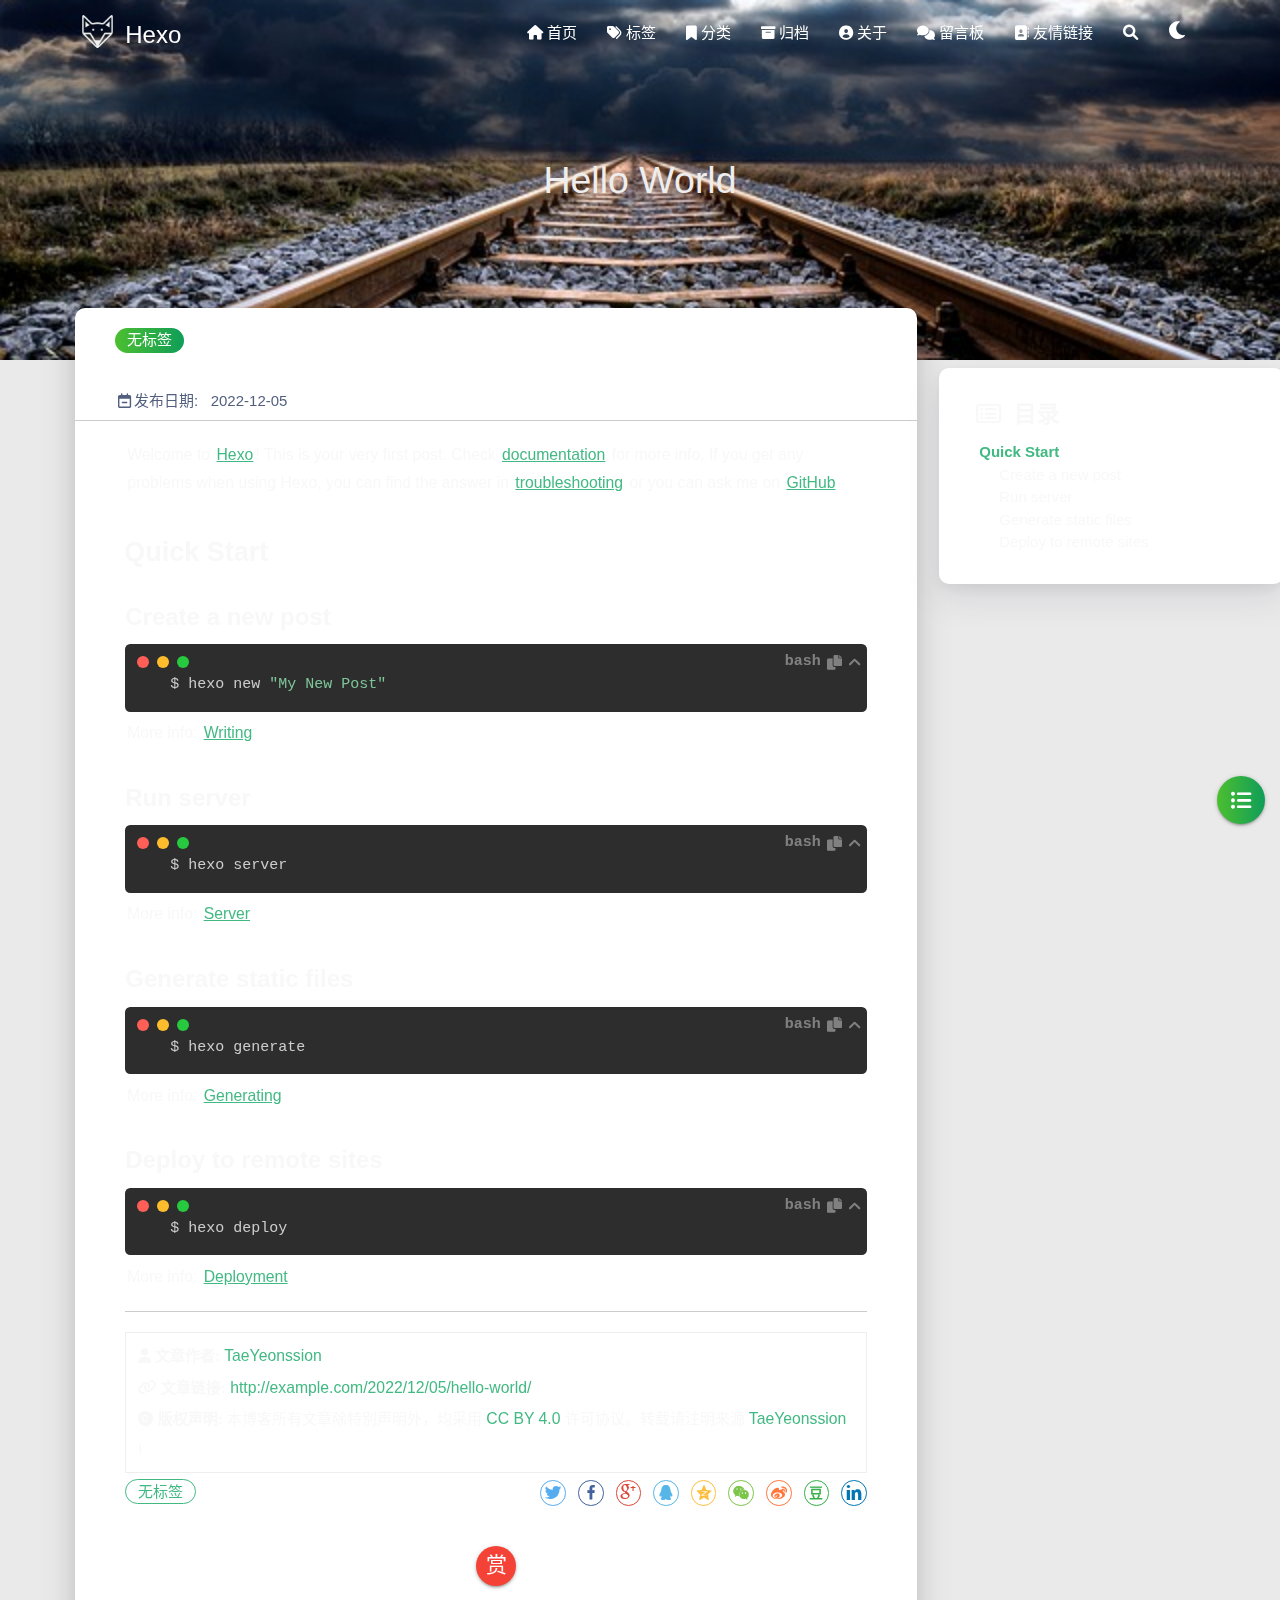
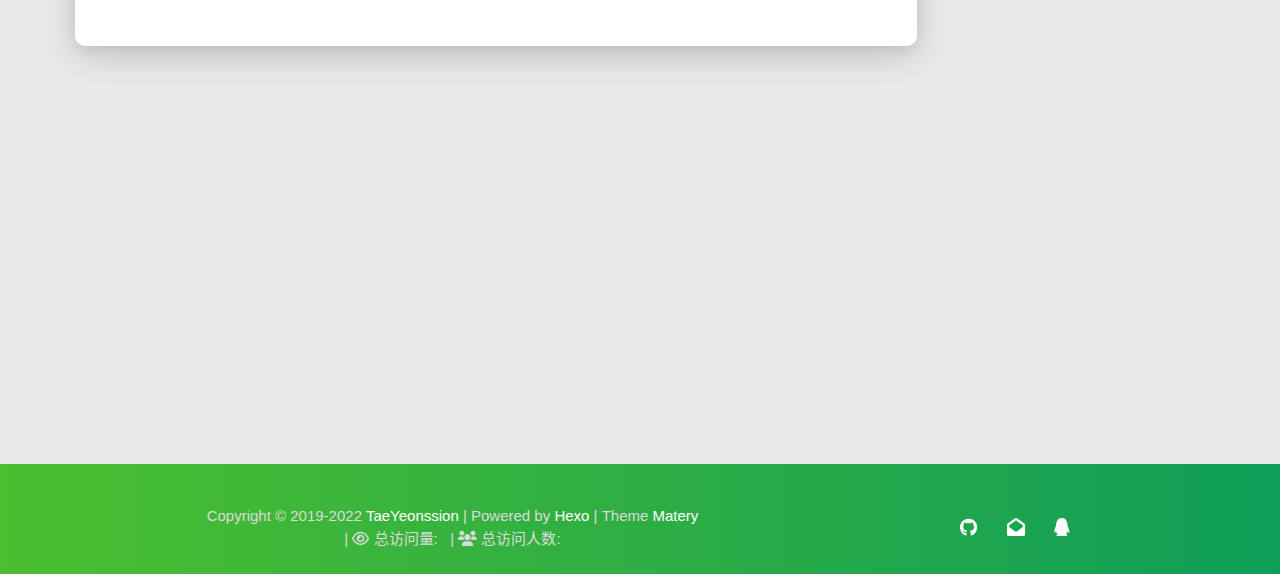
<file: 2022/12/05/hello-world/index.html>
<!DOCTYPE HTML>
<html lang="zh-CN">


<head>
    <meta charset="utf-8">
    <meta name="keywords" content="Hello World, Hexo">
    <meta name="description" content="Welcome to Hexo! This is your very first post. Check documentation for more info. If you get any problems when using Hex">
    <meta http-equiv="X-UA-Compatible" content="IE=edge">
    <meta name="viewport" content="width=device-width, initial-scale=1.0, user-scalable=no">
    <meta name="renderer" content="webkit|ie-stand|ie-comp">
    <meta name="mobile-web-app-capable" content="yes">
    <meta name="format-detection" content="telephone=no">
    <meta name="apple-mobile-web-app-capable" content="yes">
    <meta name="apple-mobile-web-app-status-bar-style" content="black-translucent">
    <meta name="referrer" content="no-referrer-when-downgrade">
    <!-- Global site tag (gtag.js) - Google Analytics -->


    <title>Hello World | Hexo</title>
    <link rel="icon" type="image/png" href="/favicon.png">
    


    <!-- bg-cover style     -->



<link rel="stylesheet" type="text/css" href="/libs/awesome/css/all.min.css">
<link rel="stylesheet" type="text/css" href="/libs/materialize/materialize.min.css">
<link rel="stylesheet" type="text/css" href="/libs/aos/aos.css">
<link rel="stylesheet" type="text/css" href="/libs/animate/animate.min.css">
<link rel="stylesheet" type="text/css" href="/libs/lightGallery/css/lightgallery.min.css">
<link rel="stylesheet" type="text/css" href="/css/matery.css">
<link rel="stylesheet" type="text/css" href="/css/my.css">
<link rel="stylesheet" type="text/css" href="/css/dark.css" media="none" onload="if(media!='all')media='all'">




    <link rel="stylesheet" href="/libs/tocbot/tocbot.css">
    <link rel="stylesheet" href="/css/post.css">




    
        <link rel="stylesheet" type="text/css" href="/css/reward.css">
    



    <script src="/libs/jquery/jquery-3.6.0.min.js"></script>

<meta name="generator" content="Hexo 6.3.0">
<style>.github-emoji { position: relative; display: inline-block; width: 1.2em; min-height: 1.2em; overflow: hidden; vertical-align: top; color: transparent; }  .github-emoji > span { position: relative; z-index: 10; }  .github-emoji img, .github-emoji .fancybox { margin: 0 !important; padding: 0 !important; border: none !important; outline: none !important; text-decoration: none !important; user-select: none !important; cursor: auto !important; }  .github-emoji img { height: 1.2em !important; width: 1.2em !important; position: absolute !important; left: 50% !important; top: 50% !important; transform: translate(-50%, -50%) !important; user-select: none !important; cursor: auto !important; } .github-emoji-fallback { color: inherit; } .github-emoji-fallback img { opacity: 0 !important; }</style>
<link rel="stylesheet" href="/css/prism-tomorrow.css" type="text/css"></head>


<body>
    <header class="navbar-fixed">
    <nav id="headNav" class="bg-color nav-transparent">
        <div id="navContainer" class="nav-wrapper container">
            <div class="brand-logo">
                <a href="/" class="waves-effect waves-light">
                    
                    <img src="/medias/logo.png" class="logo-img" alt="LOGO">
                    
                    <span class="logo-span">Hexo</span>
                </a>
            </div>
            

<a href="#" data-target="mobile-nav" class="sidenav-trigger button-collapse"><i class="fas fa-bars"></i></a>
<ul class="right nav-menu">
  
  <li class="hide-on-med-and-down nav-item">
    
    <a href="/" class="waves-effect waves-light">
      
      <i class="fas fa-home" style="zoom: 0.6;"></i>
      
      <span>首页</span>
    </a>
    
  </li>
  
  <li class="hide-on-med-and-down nav-item">
    
    <a href="/tags" class="waves-effect waves-light">
      
      <i class="fas fa-tags" style="zoom: 0.6;"></i>
      
      <span>标签</span>
    </a>
    
  </li>
  
  <li class="hide-on-med-and-down nav-item">
    
    <a href="/categories" class="waves-effect waves-light">
      
      <i class="fas fa-bookmark" style="zoom: 0.6;"></i>
      
      <span>分类</span>
    </a>
    
  </li>
  
  <li class="hide-on-med-and-down nav-item">
    
    <a href="/archives" class="waves-effect waves-light">
      
      <i class="fas fa-archive" style="zoom: 0.6;"></i>
      
      <span>归档</span>
    </a>
    
  </li>
  
  <li class="hide-on-med-and-down nav-item">
    
    <a href="/about" class="waves-effect waves-light">
      
      <i class="fas fa-user-circle" style="zoom: 0.6;"></i>
      
      <span>关于</span>
    </a>
    
  </li>
  
  <li class="hide-on-med-and-down nav-item">
    
    <a href="/contact" class="waves-effect waves-light">
      
      <i class="fas fa-comments" style="zoom: 0.6;"></i>
      
      <span>留言板</span>
    </a>
    
  </li>
  
  <li class="hide-on-med-and-down nav-item">
    
    <a href="/friends" class="waves-effect waves-light">
      
      <i class="fas fa-address-book" style="zoom: 0.6;"></i>
      
      <span>友情链接</span>
    </a>
    
  </li>
  
  <li>
    <a href="#searchModal" class="modal-trigger waves-effect waves-light">
      <i id="searchIcon" class="fas fa-search" title="搜索" style="zoom: 0.85;"></i>
    </a>
  </li>
  <li>
    <a href="javascript:;" class="waves-effect waves-light" onclick="switchNightMode()" title="深色/浅色模式" >
      <i id="sum-moon-icon" class="fas fa-sun" style="zoom: 0.85;"></i>
    </a>
  </li>
</ul>


<div id="mobile-nav" class="side-nav sidenav">

    <div class="mobile-head bg-color">
        
        <img src="/medias/logo.png" class="logo-img circle responsive-img">
        
        <div class="logo-name">Hexo</div>
        <div class="logo-desc">
            
            Never really desperate, only the lost of the soul.
            
        </div>
    </div>

    <ul class="menu-list mobile-menu-list">
        
        <li class="m-nav-item">
	  
		<a href="/" class="waves-effect waves-light">
			
			    <i class="fa-fw fas fa-home"></i>
			
			首页
		</a>
          
        </li>
        
        <li class="m-nav-item">
	  
		<a href="/tags" class="waves-effect waves-light">
			
			    <i class="fa-fw fas fa-tags"></i>
			
			标签
		</a>
          
        </li>
        
        <li class="m-nav-item">
	  
		<a href="/categories" class="waves-effect waves-light">
			
			    <i class="fa-fw fas fa-bookmark"></i>
			
			分类
		</a>
          
        </li>
        
        <li class="m-nav-item">
	  
		<a href="/archives" class="waves-effect waves-light">
			
			    <i class="fa-fw fas fa-archive"></i>
			
			归档
		</a>
          
        </li>
        
        <li class="m-nav-item">
	  
		<a href="/about" class="waves-effect waves-light">
			
			    <i class="fa-fw fas fa-user-circle"></i>
			
			关于
		</a>
          
        </li>
        
        <li class="m-nav-item">
	  
		<a href="/contact" class="waves-effect waves-light">
			
			    <i class="fa-fw fas fa-comments"></i>
			
			留言板
		</a>
          
        </li>
        
        <li class="m-nav-item">
	  
		<a href="/friends" class="waves-effect waves-light">
			
			    <i class="fa-fw fas fa-address-book"></i>
			
			友情链接
		</a>
          
        </li>
        
        
        <li><div class="divider"></div></li>
        <li>
            <a href="https://github.com/blinkfox/hexo-theme-matery" class="waves-effect waves-light" target="_blank">
                <i class="fab fa-github-square fa-fw"></i>Fork Me
            </a>
        </li>
        
    </ul>
</div>


        </div>

        
            <style>
    .nav-transparent .github-corner {
        display: none !important;
    }

    .github-corner {
        position: absolute;
        z-index: 10;
        top: 0;
        right: 0;
        border: 0;
        transform: scale(1.1);
    }

    .github-corner svg {
        color: #0f9d58;
        fill: #fff;
        height: 64px;
        width: 64px;
    }

    .github-corner:hover .octo-arm {
        animation: a 0.56s ease-in-out;
    }

    .github-corner .octo-arm {
        animation: none;
    }

    @keyframes a {
        0%,
        to {
            transform: rotate(0);
        }
        20%,
        60% {
            transform: rotate(-25deg);
        }
        40%,
        80% {
            transform: rotate(10deg);
        }
    }
</style>

<a href="https://github.com/blinkfox/hexo-theme-matery" class="github-corner tooltipped hide-on-med-and-down" target="_blank"
   data-tooltip="Fork Me" data-position="left" data-delay="50">
    <svg viewBox="0 0 250 250" aria-hidden="true">
        <path d="M0,0 L115,115 L130,115 L142,142 L250,250 L250,0 Z"></path>
        <path d="M128.3,109.0 C113.8,99.7 119.0,89.6 119.0,89.6 C122.0,82.7 120.5,78.6 120.5,78.6 C119.2,72.0 123.4,76.3 123.4,76.3 C127.3,80.9 125.5,87.3 125.5,87.3 C122.9,97.6 130.6,101.9 134.4,103.2"
              fill="currentColor" style="transform-origin: 130px 106px;" class="octo-arm"></path>
        <path d="M115.0,115.0 C114.9,115.1 118.7,116.5 119.8,115.4 L133.7,101.6 C136.9,99.2 139.9,98.4 142.2,98.6 C133.8,88.0 127.5,74.4 143.8,58.0 C148.5,53.4 154.0,51.2 159.7,51.0 C160.3,49.4 163.2,43.6 171.4,40.1 C171.4,40.1 176.1,42.5 178.8,56.2 C183.1,58.6 187.2,61.8 190.9,65.4 C194.5,69.0 197.7,73.2 200.1,77.6 C213.8,80.2 216.3,84.9 216.3,84.9 C212.7,93.1 206.9,96.0 205.4,96.6 C205.1,102.4 203.0,107.8 198.3,112.5 C181.9,128.9 168.3,122.5 157.7,114.1 C157.9,116.9 156.7,120.9 152.7,124.9 L141.0,136.5 C139.8,137.7 141.6,141.9 141.8,141.8 Z"
              fill="currentColor" class="octo-body"></path>
    </svg>
</a>
        
    </nav>

</header>

    



<div class="bg-cover pd-header post-cover" style="background-image: url('/medias/featureimages/12.jpg')">
    <div class="container" style="right: 0px;left: 0px;">
        <div class="row">
            <div class="col s12 m12 l12">
                <div class="brand">
                    <h1 class="description center-align post-title">Hello World</h1>
                </div>
            </div>
        </div>
    </div>
</div>




<main class="post-container content">

    
    <div class="row">
    <div id="main-content" class="col s12 m12 l9">
        <!-- 文章内容详情 -->
<div id="artDetail">
    <div class="card">
        <div class="card-content article-info">
            <div class="row tag-cate">
                <div class="col s7">
                    
                          <div class="article-tag">
                            <span class="chip bg-color">无标签</span>
                          </div>
                    
                </div>
                <div class="col s5 right-align">
                    
                </div>
            </div>

            <div class="post-info">
                
                <div class="post-date info-break-policy">
                    <i class="far fa-calendar-minus fa-fw"></i>发布日期:&nbsp;&nbsp;
                    2022-12-05
                </div>
                

                

                

                

                
            </div>
        </div>
        <hr class="clearfix">

        

        

        <div class="card-content article-card-content">
            <div id="articleContent">
                <p>Welcome to <a target="_blank" rel="noopener" href="https://hexo.io/">Hexo</a>! This is your very first post. Check <a target="_blank" rel="noopener" href="https://hexo.io/docs/">documentation</a> for more info. If you get any problems when using Hexo, you can find the answer in <a target="_blank" rel="noopener" href="https://hexo.io/docs/troubleshooting.html">troubleshooting</a> or you can ask me on <a target="_blank" rel="noopener" href="https://github.com/hexojs/hexo/issues">GitHub</a>.</p>
<h2 id="Quick-Start"><a href="#Quick-Start" class="headerlink" title="Quick Start"></a>Quick Start</h2><h3 id="Create-a-new-post"><a href="#Create-a-new-post" class="headerlink" title="Create a new post"></a>Create a new post</h3><pre class=" language-bash"><code class="language-bash">$ hexo new <span class="token string">"My New Post"</span>
</code></pre>
<p>More info: <a target="_blank" rel="noopener" href="https://hexo.io/docs/writing.html">Writing</a></p>
<h3 id="Run-server"><a href="#Run-server" class="headerlink" title="Run server"></a>Run server</h3><pre class=" language-bash"><code class="language-bash">$ hexo server
</code></pre>
<p>More info: <a target="_blank" rel="noopener" href="https://hexo.io/docs/server.html">Server</a></p>
<h3 id="Generate-static-files"><a href="#Generate-static-files" class="headerlink" title="Generate static files"></a>Generate static files</h3><pre class=" language-bash"><code class="language-bash">$ hexo generate
</code></pre>
<p>More info: <a target="_blank" rel="noopener" href="https://hexo.io/docs/generating.html">Generating</a></p>
<h3 id="Deploy-to-remote-sites"><a href="#Deploy-to-remote-sites" class="headerlink" title="Deploy to remote sites"></a>Deploy to remote sites</h3><pre class=" language-bash"><code class="language-bash">$ hexo deploy
</code></pre>
<p>More info: <a target="_blank" rel="noopener" href="https://hexo.io/docs/one-command-deployment.html">Deployment</a></p>

                
            </div>
            <hr/>

            

    <div class="reprint" id="reprint-statement">
        
            <div class="reprint__author">
                <span class="reprint-meta" style="font-weight: bold;">
                    <i class="fas fa-user">
                        文章作者:
                    </i>
                </span>
                <span class="reprint-info">
                    <a href="/about" rel="external nofollow noreferrer">TaeYeonssion</a>
                </span>
            </div>
            <div class="reprint__type">
                <span class="reprint-meta" style="font-weight: bold;">
                    <i class="fas fa-link">
                        文章链接:
                    </i>
                </span>
                <span class="reprint-info">
                    <a href="http://example.com/2022/12/05/hello-world/">http://example.com/2022/12/05/hello-world/</a>
                </span>
            </div>
            <div class="reprint__notice">
                <span class="reprint-meta" style="font-weight: bold;">
                    <i class="fas fa-copyright">
                        版权声明:
                    </i>
                </span>
                <span class="reprint-info">
                    本博客所有文章除特別声明外，均采用
                    <a href="https://creativecommons.org/licenses/by/4.0/deed.zh" rel="external nofollow noreferrer" target="_blank">CC BY 4.0</a>
                    许可协议。转载请注明来源
                    <a href="/about" target="_blank">TaeYeonssion</a>
                    !
                </span>
            </div>
        
    </div>

    <script async defer>
      document.addEventListener("copy", function (e) {
        let toastHTML = '<span>复制成功，请遵循本文的转载规则</span><button class="btn-flat toast-action" onclick="navToReprintStatement()" style="font-size: smaller">查看</a>';
        M.toast({html: toastHTML})
      });

      function navToReprintStatement() {
        $("html, body").animate({scrollTop: $("#reprint-statement").offset().top - 80}, 800);
      }
    </script>



            <div class="tag_share" style="display: block;">
                <div class="post-meta__tag-list" style="display: inline-block;">
                    
                        <div class="article-tag">
                            <span class="chip bg-color">无标签</span>
                        </div>
                    
                </div>
                <div class="post_share" style="zoom: 80%; width: fit-content; display: inline-block; float: right; margin: -0.15rem 0;">
                    <link rel="stylesheet" type="text/css" href="/libs/share/css/share.min.css">
<div id="article-share">

    
    <div class="social-share" data-sites="twitter,facebook,google,qq,qzone,wechat,weibo,douban,linkedin" data-wechat-qrcode-helper="<p>微信扫一扫即可分享！</p>"></div>
    <script src="/libs/share/js/social-share.min.js"></script>
    

    

</div>

                </div>
            </div>
            
                <div id="reward">
    <a href="#rewardModal" class="reward-link modal-trigger btn-floating btn-medium waves-effect waves-light red">赏</a>

    <!-- Modal Structure -->
    <div id="rewardModal" class="modal">
        <div class="modal-content">
            <a class="close modal-close"><i class="fas fa-times"></i></a>
            <h4 class="reward-title">你的赏识是我前进的动力</h4>
            <div class="reward-content">
                <div class="reward-tabs">
                    <ul class="tabs row">
                        <li class="tab col s6 alipay-tab waves-effect waves-light"><a href="#alipay">支付宝</a></li>
                        <li class="tab col s6 wechat-tab waves-effect waves-light"><a href="#wechat">微 信</a></li>
                    </ul>
                    <div id="alipay">
                        <img src="/medias/reward/alipay.jpg" class="reward-img" alt="支付宝打赏二维码">
                    </div>
                    <div id="wechat">
                        <img src="/medias/reward/wechat.png" class="reward-img" alt="微信打赏二维码">
                    </div>
                </div>
            </div>
        </div>
    </div>
</div>

<script>
    $(function () {
        $('.tabs').tabs();
    });
</script>

            
        </div>
    </div>

    

    

    

    
    <div class="livere-card card" data-aos="fade-up">
    <!-- 来必力City版安装代码 -->
    <div id="lv-container" class="card-content" data-id="city" data-uid="31">
        <script type="text/javascript">
            (function (d, s) {
                let j, e = d.getElementsByTagName(s)[0];
                if (typeof LivereTower === 'function') {
                    return;
                }

                j = d.createElement(s);
                j.src = 'https://cdn-city.livere.com/js/embed.dist.js';
                j.async = true;

                e.parentNode.insertBefore(j, e);
            })(document, 'script');
        </script>
        <noscript>为正常使用来必力评论功能请激活JavaScript。</noscript>
    </div>
    <!-- City版安装代码已完成 -->
</div>
    

    

    

    

    

    

<article id="prenext-posts" class="prev-next articles">
    <div class="row article-row">
        
        <div class="article col s12 m6" data-aos="fade-up">
            <div class="article-badge left-badge text-color">
                <i class="fas fa-chevron-left"></i>&nbsp;上一篇</div>
            <div class="card">
                <a href="/2022/12/05/wo-de-di-yi-pian-bo-ke-wen-zhang/">
                    <div class="card-image">
                        
                        
                        <img src="/medias/featureimages/0.jpg" class="responsive-img" alt="">
                        
                        <span class="card-title"></span>
                    </div>
                </a>
                <div class="card-content article-content">
                    <div class="summary block-with-text">
                        
                            
                        
                    </div>
                    <div class="publish-info">
                        <span class="publish-date">
                            <i class="far fa-clock fa-fw icon-date"></i>2022-12-05
                        </span>
                        <span class="publish-author">
                            
                            <i class="fas fa-user fa-fw"></i>
                            TaeYeonssion
                            
                        </span>
                    </div>
                </div>
                
            </div>
        </div>
        
        
        <div class="article col s12 m6" data-aos="fade-up">
            <div class="article-badge right-badge text-color">
                本篇&nbsp;<i class="far fa-dot-circle"></i>
            </div>
            <div class="card">
                <a href="/2022/12/05/hello-world/">
                    <div class="card-image">
                        
                        
                        <img src="/medias/featureimages/12.jpg" class="responsive-img" alt="Hello World">
                        
                        <span class="card-title">Hello World</span>
                    </div>
                </a>
                <div class="card-content article-content">
                    <div class="summary block-with-text">
                        
                            
                        
                    </div>
                    <div class="publish-info">
                            <span class="publish-date">
                                <i class="far fa-clock fa-fw icon-date"></i>2022-12-05
                            </span>
                        <span class="publish-author">
                            
                            <i class="fas fa-user fa-fw"></i>
                            TaeYeonssion
                            
                        </span>
                    </div>
                </div>

                
            </div>
        </div>
        
    </div>
</article>

</div>



<!-- 代码块功能依赖 -->
<script type="text/javascript" src="/libs/codeBlock/codeBlockFuction.js"></script>



<!-- 代码语言 -->

<script type="text/javascript" src="/libs/codeBlock/codeLang.js"></script>


<!-- 代码块复制 -->

<script type="text/javascript" src="/libs/codeBlock/codeCopy.js"></script>


<!-- 代码块收缩 -->

<script type="text/javascript" src="/libs/codeBlock/codeShrink.js"></script>



    </div>
    <div id="toc-aside" class="expanded col l3 hide-on-med-and-down">
        <div class="toc-widget card" style="background-color: white;">
            <div class="toc-title"><i class="far fa-list-alt"></i>&nbsp;&nbsp;目录</div>
            <div id="toc-content"></div>
        </div>
    </div>
</div>

<!-- TOC 悬浮按钮. -->

<div id="floating-toc-btn" class="hide-on-med-and-down">
    <a class="btn-floating btn-large bg-color">
        <i class="fas fa-list-ul"></i>
    </a>
</div>


<script src="/libs/tocbot/tocbot.min.js"></script>
<script>
    $(function () {
        tocbot.init({
            tocSelector: '#toc-content',
            contentSelector: '#articleContent',
            headingsOffset: -($(window).height() * 0.4 - 45),
            collapseDepth: Number('0'),
            headingSelector: 'h2, h3, h4'
        });

        // Set scroll toc fixed.
        let tocHeight = parseInt($(window).height() * 0.4 - 64);
        let $tocWidget = $('.toc-widget');
        $(window).scroll(function () {
            let scroll = $(window).scrollTop();
            /* add post toc fixed. */
            if (scroll > tocHeight) {
                $tocWidget.addClass('toc-fixed');
            } else {
                $tocWidget.removeClass('toc-fixed');
            }
        });

        
        /* 修复文章卡片 div 的宽度. */
        let fixPostCardWidth = function (srcId, targetId) {
            let srcDiv = $('#' + srcId);
            if (srcDiv.length === 0) {
                return;
            }

            let w = srcDiv.width();
            if (w >= 450) {
                w = w + 21;
            } else if (w >= 350 && w < 450) {
                w = w + 18;
            } else if (w >= 300 && w < 350) {
                w = w + 16;
            } else {
                w = w + 14;
            }
            $('#' + targetId).width(w);
        };

        // 切换TOC目录展开收缩的相关操作.
        const expandedClass = 'expanded';
        let $tocAside = $('#toc-aside');
        let $mainContent = $('#main-content');
        $('#floating-toc-btn .btn-floating').click(function () {
            if ($tocAside.hasClass(expandedClass)) {
                $tocAside.removeClass(expandedClass).hide();
                $mainContent.removeClass('l9');
            } else {
                $tocAside.addClass(expandedClass).show();
                $mainContent.addClass('l9');
            }
            fixPostCardWidth('artDetail', 'prenext-posts');
        });
        
    });
</script>

    

</main>




    <footer class="page-footer bg-color">
    
        <link rel="stylesheet" href="/libs/aplayer/APlayer.min.css">
<style>
    .aplayer .aplayer-lrc p {
        
        display: none;
        
        font-size: 12px;
        font-weight: 700;
        line-height: 16px !important;
    }

    .aplayer .aplayer-lrc p.aplayer-lrc-current {
        
        display: none;
        
        font-size: 15px;
        color: #42b983;
    }

    
    .aplayer.aplayer-fixed.aplayer-narrow .aplayer-body {
        left: -66px !important;
    }

    .aplayer.aplayer-fixed.aplayer-narrow .aplayer-body:hover {
        left: 0px !important;
    }

    
</style>
<div class="">
    
    <div class="row">
        <meting-js class="col l8 offset-l2 m10 offset-m1 s12"
                   server="netease"
                   type="playlist"
                   id="503838841"
                   fixed='true'
                   autoplay='false'
                   theme='#42b983'
                   loop='all'
                   order='random'
                   preload='auto'
                   volume='0.7'
                   list-folded='true'
        >
        </meting-js>
    </div>
</div>

<script src="/libs/aplayer/APlayer.min.js"></script>
<script src="/libs/aplayer/Meting.min.js"></script>

    

    <div class="container row center-align"
         style="margin-bottom: 0px !important;">
        <div class="col s12 m8 l8 copy-right">
            Copyright&nbsp;&copy;
            
                <span id="year">2019-2022</span>
            
            <a href="/about" target="_blank">TaeYeonssion</a>
            |&nbsp;Powered by&nbsp;<a href="https://hexo.io/" target="_blank">Hexo</a>
            |&nbsp;Theme&nbsp;<a href="https://github.com/blinkfox/hexo-theme-matery" target="_blank">Matery</a>
            <br>
            
            
            
                
            
            
                <span id="busuanzi_container_site_pv">
                &nbsp;|&nbsp;<i class="far fa-eye"></i>&nbsp;总访问量:&nbsp;
                    <span id="busuanzi_value_site_pv" class="white-color"></span>
            </span>
            
            
                <span id="busuanzi_container_site_uv">
                &nbsp;|&nbsp;<i class="fas fa-users"></i>&nbsp;总访问人数:&nbsp;
                    <span id="busuanzi_value_site_uv" class="white-color"></span>
            </span>
            
            <br>

            <!-- 运行天数提醒. -->
            
            <br>
            
        </div>
        <div class="col s12 m4 l4 social-link social-statis">
    <a href="https://github.com/TaeYeonssion" class="tooltipped" target="_blank" data-tooltip="访问我的GitHub" data-position="top" data-delay="50">
        <i class="fab fa-github"></i>
    </a>



    <a href="mailto:taeyeonssion@163.com" class="tooltipped" target="_blank" data-tooltip="邮件联系我" data-position="top" data-delay="50">
        <i class="fas fa-envelope-open"></i>
    </a>







    <a href="tencent://AddContact/?fromId=50&fromSubId=1&subcmd=all&uin=617032787" class="tooltipped" target="_blank" data-tooltip="QQ联系我: 617032787" data-position="top" data-delay="50">
        <i class="fab fa-qq"></i>
    </a>







</div>
    </div>
</footer>

<div class="progress-bar"></div>


    <!-- 搜索遮罩框 -->
<div id="searchModal" class="modal">
    <div class="modal-content">
        <div class="search-header">
            <span class="title"><i class="fas fa-search"></i>&nbsp;&nbsp;搜索</span>
            <input type="search" id="searchInput" name="s" placeholder="请输入搜索的关键字"
                   class="search-input">
        </div>
        <div id="searchResult"></div>
    </div>
</div>

<script type="text/javascript">
$(function () {
    var searchFunc = function (path, search_id, content_id) {
        'use strict';
        $.ajax({
            url: path,
            dataType: "xml",
            success: function (xmlResponse) {
                // get the contents from search data
                var datas = $("entry", xmlResponse).map(function () {
                    return {
                        title: $("title", this).text(),
                        content: $("content", this).text(),
                        url: $("url", this).text()
                    };
                }).get();
                var $input = document.getElementById(search_id);
                var $resultContent = document.getElementById(content_id);
                $input.addEventListener('input', function () {
                    var str = '<ul class=\"search-result-list\">';
                    var keywords = this.value.trim().toLowerCase().split(/[\s\-]+/);
                    $resultContent.innerHTML = "";
                    if (this.value.trim().length <= 0) {
                        return;
                    }
                    // perform local searching
                    datas.forEach(function (data) {
                        var isMatch = true;
                        var data_title = data.title.trim().toLowerCase();
                        var data_content = data.content.trim().replace(/<[^>]+>/g, "").toLowerCase();
                        var data_url = data.url;
                        data_url = data_url.indexOf('/') === 0 ? data.url : '/' + data_url;
                        var index_title = -1;
                        var index_content = -1;
                        var first_occur = -1;
                        // only match artiles with not empty titles and contents
                        if (data_title !== '' && data_content !== '') {
                            keywords.forEach(function (keyword, i) {
                                index_title = data_title.indexOf(keyword);
                                index_content = data_content.indexOf(keyword);
                                if (index_title < 0 && index_content < 0) {
                                    isMatch = false;
                                } else {
                                    if (index_content < 0) {
                                        index_content = 0;
                                    }
                                    if (i === 0) {
                                        first_occur = index_content;
                                    }
                                }
                            });
                        }
                        // show search results
                        if (isMatch) {
                            str += "<li><a href='" + data_url + "' class='search-result-title'>" + data_title + "</a>";
                            var content = data.content.trim().replace(/<[^>]+>/g, "");
                            if (first_occur >= 0) {
                                // cut out 100 characters
                                var start = first_occur - 20;
                                var end = first_occur + 80;
                                if (start < 0) {
                                    start = 0;
                                }
                                if (start === 0) {
                                    end = 100;
                                }
                                if (end > content.length) {
                                    end = content.length;
                                }
                                var match_content = content.substr(start, end);
                                // highlight all keywords
                                keywords.forEach(function (keyword) {
                                    var regS = new RegExp(keyword, "gi");
                                    match_content = match_content.replace(regS, "<em class=\"search-keyword\">" + keyword + "</em>");
                                });

                                str += "<p class=\"search-result\">" + match_content + "...</p>"
                            }
                            str += "</li>";
                        }
                    });
                    str += "</ul>";
                    $resultContent.innerHTML = str;
                });
            }
        });
    };

    searchFunc('/search.xml', 'searchInput', 'searchResult');
});
</script>

    <!-- 白天和黑夜主题 -->
<div class="stars-con">
    <div id="stars"></div>
    <div id="stars2"></div>
    <div id="stars3"></div>  
</div>

<script>
    function switchNightMode() {
        $('<div class="Cuteen_DarkSky"><div class="Cuteen_DarkPlanet"></div></div>').appendTo($('body')),
        setTimeout(function () {
            $('body').hasClass('DarkMode') 
            ? ($('body').removeClass('DarkMode'), localStorage.setItem('isDark', '0'), $('#sum-moon-icon').removeClass("fa-sun").addClass('fa-moon')) 
            : ($('body').addClass('DarkMode'), localStorage.setItem('isDark', '1'), $('#sum-moon-icon').addClass("fa-sun").removeClass('fa-moon')),
            
            setTimeout(function () {
            $('.Cuteen_DarkSky').fadeOut(1e3, function () {
                $(this).remove()
            })
            }, 2e3)
        })
    }
</script>

    <!-- 回到顶部按钮 -->
<div id="backTop" class="top-scroll">
    <a class="btn-floating btn-large waves-effect waves-light" href="#!">
        <i class="fas fa-arrow-up"></i>
    </a>
</div>


    <script src="/libs/materialize/materialize.min.js"></script>
    <script src="/libs/masonry/masonry.pkgd.min.js"></script>
    <script src="/libs/aos/aos.js"></script>
    <script src="/libs/scrollprogress/scrollProgress.min.js"></script>
    <script src="/libs/lightGallery/js/lightgallery-all.min.js"></script>
    <script src="/js/matery.js"></script>

    

    

    <!-- 雪花特效 -->
    

    <!-- 鼠标星星特效 -->
    

     
        <script src="https://ssl.captcha.qq.com/TCaptcha.js"></script>
        <script src="/libs/others/TencentCaptcha.js"></script>
        <button id="TencentCaptcha" data-appid="xxxxxxxxxx" data-cbfn="callback" type="button" hidden></button>
    

    <!-- Baidu Analytics -->

    <!-- Baidu Push -->

<script>
    (function () {
        var bp = document.createElement('script');
        var curProtocol = window.location.protocol.split(':')[0];
        if (curProtocol === 'https') {
            bp.src = 'https://zz.bdstatic.com/linksubmit/push.js';
        } else {
            bp.src = 'http://push.zhanzhang.baidu.com/push.js';
        }
        var s = document.getElementsByTagName("script")[0];
        s.parentNode.insertBefore(bp, s);
    })();
</script>

    
    <script src="/libs/others/clicklove.js" async="async"></script>
    
    
    <script async src="/libs/others/busuanzi.pure.mini.js"></script>
    

    

    

    <!--腾讯兔小巢-->
    
    

    

    

    
    <script src="/libs/instantpage/instantpage.js" type="module"></script>
    

</body>

</html>
</file>
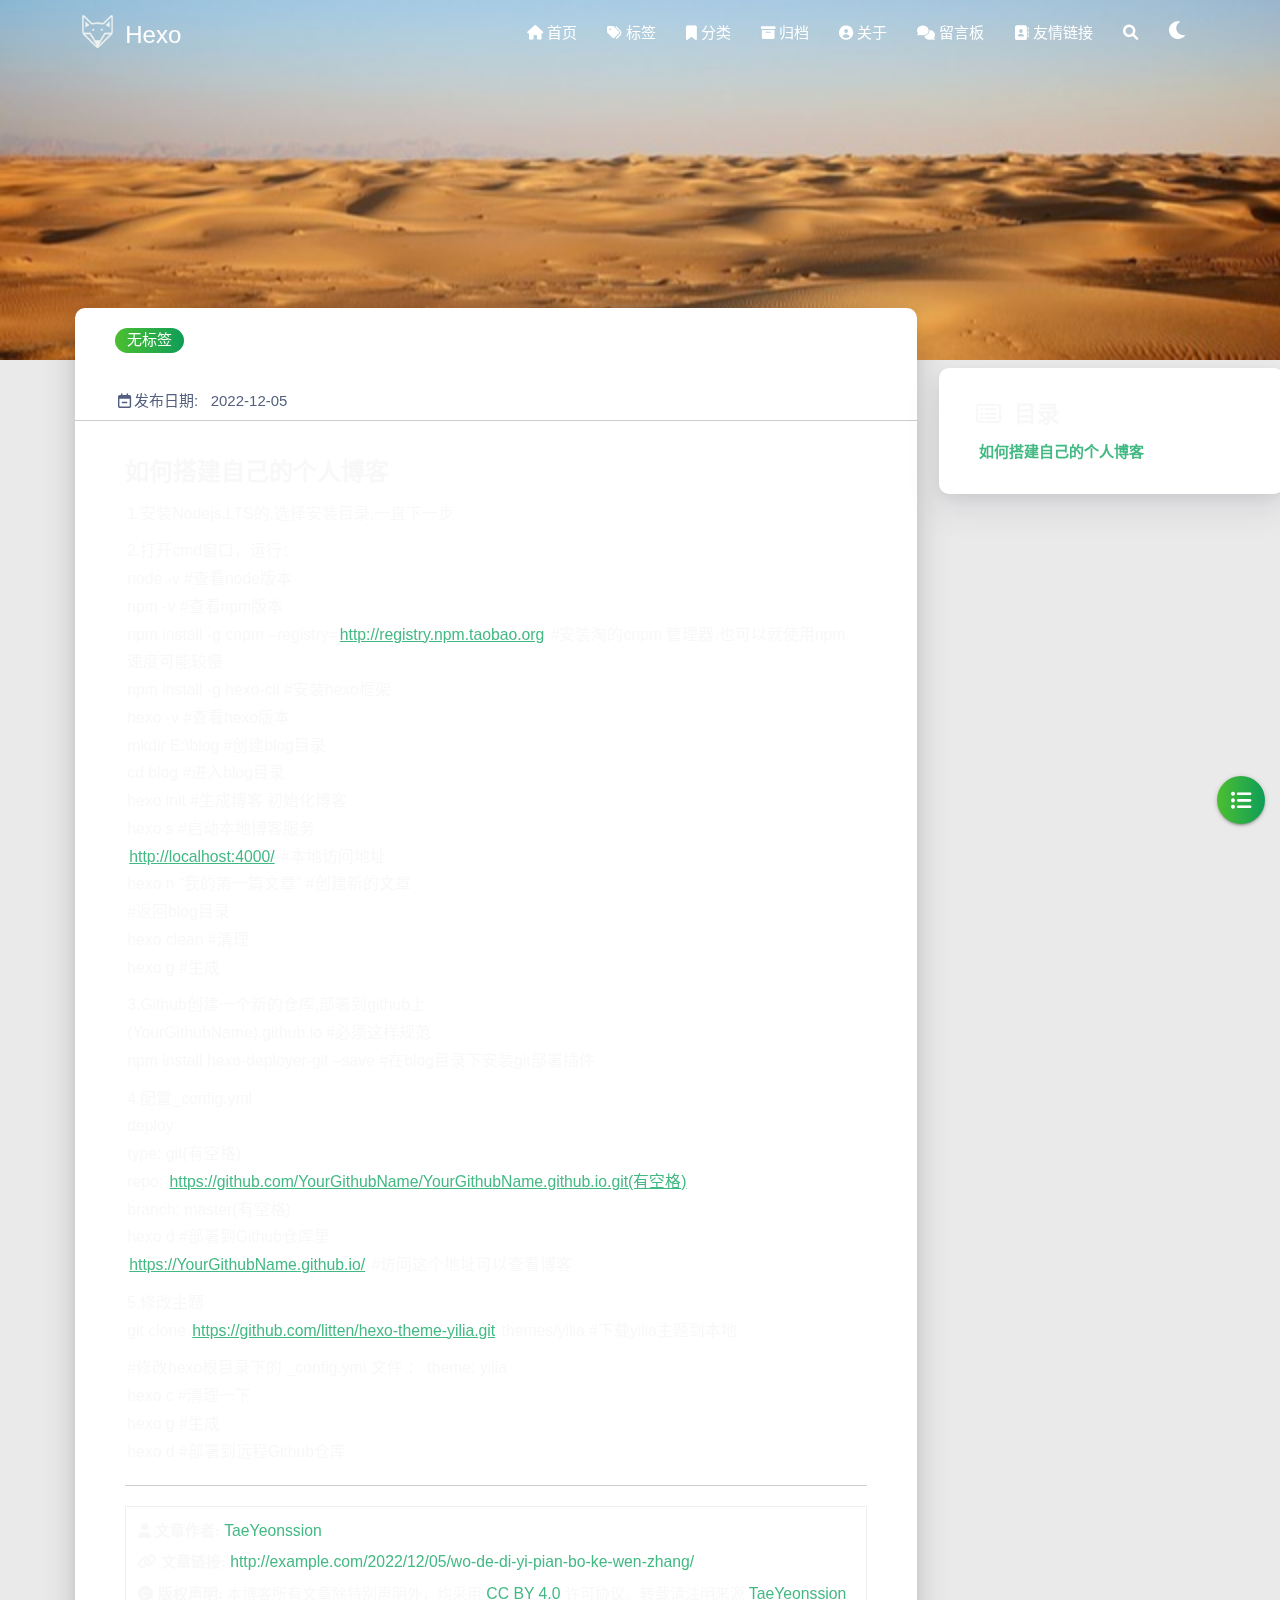
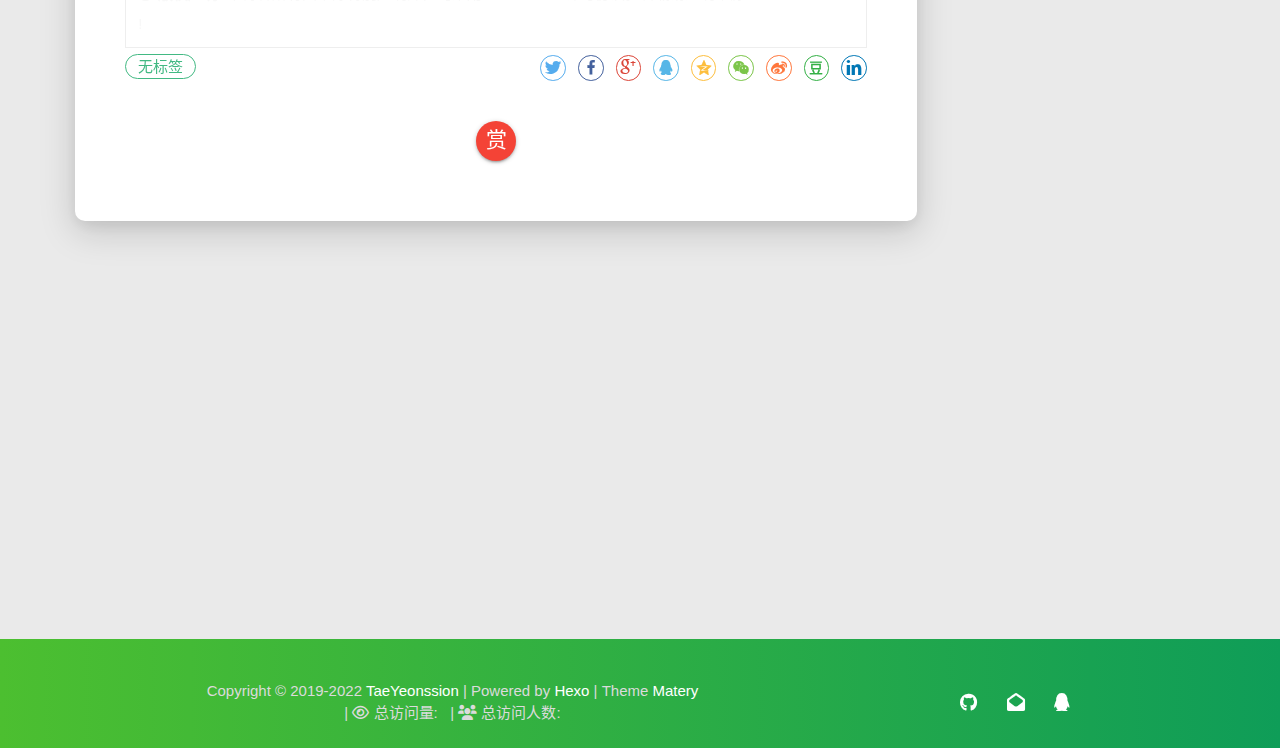
<file: 2022/12/05/wo-de-di-yi-pian-bo-ke-wen-zhang/index.html>
<!DOCTYPE HTML>
<html lang="zh-CN">


<head>
    <meta charset="utf-8">
    <meta name="keywords" content="Hexo">
    <meta name="description" content="如何搭建自己的个人博客1.安装Nodejs,LTS的,选择安装目录,一直下一步
2.打开cmd窗口，运行：   node -v   #查看node版本   npm -v	#查看npm版本   npm install -g cnpm –reg">
    <meta http-equiv="X-UA-Compatible" content="IE=edge">
    <meta name="viewport" content="width=device-width, initial-scale=1.0, user-scalable=no">
    <meta name="renderer" content="webkit|ie-stand|ie-comp">
    <meta name="mobile-web-app-capable" content="yes">
    <meta name="format-detection" content="telephone=no">
    <meta name="apple-mobile-web-app-capable" content="yes">
    <meta name="apple-mobile-web-app-status-bar-style" content="black-translucent">
    <meta name="referrer" content="no-referrer-when-downgrade">
    <!-- Global site tag (gtag.js) - Google Analytics -->


    <title>Hexo</title>
    <link rel="icon" type="image/png" href="/favicon.png">
    


    <!-- bg-cover style     -->



<link rel="stylesheet" type="text/css" href="/libs/awesome/css/all.min.css">
<link rel="stylesheet" type="text/css" href="/libs/materialize/materialize.min.css">
<link rel="stylesheet" type="text/css" href="/libs/aos/aos.css">
<link rel="stylesheet" type="text/css" href="/libs/animate/animate.min.css">
<link rel="stylesheet" type="text/css" href="/libs/lightGallery/css/lightgallery.min.css">
<link rel="stylesheet" type="text/css" href="/css/matery.css">
<link rel="stylesheet" type="text/css" href="/css/my.css">
<link rel="stylesheet" type="text/css" href="/css/dark.css" media="none" onload="if(media!='all')media='all'">




    <link rel="stylesheet" href="/libs/tocbot/tocbot.css">
    <link rel="stylesheet" href="/css/post.css">




    
        <link rel="stylesheet" type="text/css" href="/css/reward.css">
    



    <script src="/libs/jquery/jquery-3.6.0.min.js"></script>

<meta name="generator" content="Hexo 6.3.0">
<style>.github-emoji { position: relative; display: inline-block; width: 1.2em; min-height: 1.2em; overflow: hidden; vertical-align: top; color: transparent; }  .github-emoji > span { position: relative; z-index: 10; }  .github-emoji img, .github-emoji .fancybox { margin: 0 !important; padding: 0 !important; border: none !important; outline: none !important; text-decoration: none !important; user-select: none !important; cursor: auto !important; }  .github-emoji img { height: 1.2em !important; width: 1.2em !important; position: absolute !important; left: 50% !important; top: 50% !important; transform: translate(-50%, -50%) !important; user-select: none !important; cursor: auto !important; } .github-emoji-fallback { color: inherit; } .github-emoji-fallback img { opacity: 0 !important; }</style>
<link rel="stylesheet" href="/css/prism-tomorrow.css" type="text/css"></head>


<body>
    <header class="navbar-fixed">
    <nav id="headNav" class="bg-color nav-transparent">
        <div id="navContainer" class="nav-wrapper container">
            <div class="brand-logo">
                <a href="/" class="waves-effect waves-light">
                    
                    <img src="/medias/logo.png" class="logo-img" alt="LOGO">
                    
                    <span class="logo-span">Hexo</span>
                </a>
            </div>
            

<a href="#" data-target="mobile-nav" class="sidenav-trigger button-collapse"><i class="fas fa-bars"></i></a>
<ul class="right nav-menu">
  
  <li class="hide-on-med-and-down nav-item">
    
    <a href="/" class="waves-effect waves-light">
      
      <i class="fas fa-home" style="zoom: 0.6;"></i>
      
      <span>首页</span>
    </a>
    
  </li>
  
  <li class="hide-on-med-and-down nav-item">
    
    <a href="/tags" class="waves-effect waves-light">
      
      <i class="fas fa-tags" style="zoom: 0.6;"></i>
      
      <span>标签</span>
    </a>
    
  </li>
  
  <li class="hide-on-med-and-down nav-item">
    
    <a href="/categories" class="waves-effect waves-light">
      
      <i class="fas fa-bookmark" style="zoom: 0.6;"></i>
      
      <span>分类</span>
    </a>
    
  </li>
  
  <li class="hide-on-med-and-down nav-item">
    
    <a href="/archives" class="waves-effect waves-light">
      
      <i class="fas fa-archive" style="zoom: 0.6;"></i>
      
      <span>归档</span>
    </a>
    
  </li>
  
  <li class="hide-on-med-and-down nav-item">
    
    <a href="/about" class="waves-effect waves-light">
      
      <i class="fas fa-user-circle" style="zoom: 0.6;"></i>
      
      <span>关于</span>
    </a>
    
  </li>
  
  <li class="hide-on-med-and-down nav-item">
    
    <a href="/contact" class="waves-effect waves-light">
      
      <i class="fas fa-comments" style="zoom: 0.6;"></i>
      
      <span>留言板</span>
    </a>
    
  </li>
  
  <li class="hide-on-med-and-down nav-item">
    
    <a href="/friends" class="waves-effect waves-light">
      
      <i class="fas fa-address-book" style="zoom: 0.6;"></i>
      
      <span>友情链接</span>
    </a>
    
  </li>
  
  <li>
    <a href="#searchModal" class="modal-trigger waves-effect waves-light">
      <i id="searchIcon" class="fas fa-search" title="搜索" style="zoom: 0.85;"></i>
    </a>
  </li>
  <li>
    <a href="javascript:;" class="waves-effect waves-light" onclick="switchNightMode()" title="深色/浅色模式" >
      <i id="sum-moon-icon" class="fas fa-sun" style="zoom: 0.85;"></i>
    </a>
  </li>
</ul>


<div id="mobile-nav" class="side-nav sidenav">

    <div class="mobile-head bg-color">
        
        <img src="/medias/logo.png" class="logo-img circle responsive-img">
        
        <div class="logo-name">Hexo</div>
        <div class="logo-desc">
            
            Never really desperate, only the lost of the soul.
            
        </div>
    </div>

    <ul class="menu-list mobile-menu-list">
        
        <li class="m-nav-item">
	  
		<a href="/" class="waves-effect waves-light">
			
			    <i class="fa-fw fas fa-home"></i>
			
			首页
		</a>
          
        </li>
        
        <li class="m-nav-item">
	  
		<a href="/tags" class="waves-effect waves-light">
			
			    <i class="fa-fw fas fa-tags"></i>
			
			标签
		</a>
          
        </li>
        
        <li class="m-nav-item">
	  
		<a href="/categories" class="waves-effect waves-light">
			
			    <i class="fa-fw fas fa-bookmark"></i>
			
			分类
		</a>
          
        </li>
        
        <li class="m-nav-item">
	  
		<a href="/archives" class="waves-effect waves-light">
			
			    <i class="fa-fw fas fa-archive"></i>
			
			归档
		</a>
          
        </li>
        
        <li class="m-nav-item">
	  
		<a href="/about" class="waves-effect waves-light">
			
			    <i class="fa-fw fas fa-user-circle"></i>
			
			关于
		</a>
          
        </li>
        
        <li class="m-nav-item">
	  
		<a href="/contact" class="waves-effect waves-light">
			
			    <i class="fa-fw fas fa-comments"></i>
			
			留言板
		</a>
          
        </li>
        
        <li class="m-nav-item">
	  
		<a href="/friends" class="waves-effect waves-light">
			
			    <i class="fa-fw fas fa-address-book"></i>
			
			友情链接
		</a>
          
        </li>
        
        
        <li><div class="divider"></div></li>
        <li>
            <a href="https://github.com/blinkfox/hexo-theme-matery" class="waves-effect waves-light" target="_blank">
                <i class="fab fa-github-square fa-fw"></i>Fork Me
            </a>
        </li>
        
    </ul>
</div>


        </div>

        
            <style>
    .nav-transparent .github-corner {
        display: none !important;
    }

    .github-corner {
        position: absolute;
        z-index: 10;
        top: 0;
        right: 0;
        border: 0;
        transform: scale(1.1);
    }

    .github-corner svg {
        color: #0f9d58;
        fill: #fff;
        height: 64px;
        width: 64px;
    }

    .github-corner:hover .octo-arm {
        animation: a 0.56s ease-in-out;
    }

    .github-corner .octo-arm {
        animation: none;
    }

    @keyframes a {
        0%,
        to {
            transform: rotate(0);
        }
        20%,
        60% {
            transform: rotate(-25deg);
        }
        40%,
        80% {
            transform: rotate(10deg);
        }
    }
</style>

<a href="https://github.com/blinkfox/hexo-theme-matery" class="github-corner tooltipped hide-on-med-and-down" target="_blank"
   data-tooltip="Fork Me" data-position="left" data-delay="50">
    <svg viewBox="0 0 250 250" aria-hidden="true">
        <path d="M0,0 L115,115 L130,115 L142,142 L250,250 L250,0 Z"></path>
        <path d="M128.3,109.0 C113.8,99.7 119.0,89.6 119.0,89.6 C122.0,82.7 120.5,78.6 120.5,78.6 C119.2,72.0 123.4,76.3 123.4,76.3 C127.3,80.9 125.5,87.3 125.5,87.3 C122.9,97.6 130.6,101.9 134.4,103.2"
              fill="currentColor" style="transform-origin: 130px 106px;" class="octo-arm"></path>
        <path d="M115.0,115.0 C114.9,115.1 118.7,116.5 119.8,115.4 L133.7,101.6 C136.9,99.2 139.9,98.4 142.2,98.6 C133.8,88.0 127.5,74.4 143.8,58.0 C148.5,53.4 154.0,51.2 159.7,51.0 C160.3,49.4 163.2,43.6 171.4,40.1 C171.4,40.1 176.1,42.5 178.8,56.2 C183.1,58.6 187.2,61.8 190.9,65.4 C194.5,69.0 197.7,73.2 200.1,77.6 C213.8,80.2 216.3,84.9 216.3,84.9 C212.7,93.1 206.9,96.0 205.4,96.6 C205.1,102.4 203.0,107.8 198.3,112.5 C181.9,128.9 168.3,122.5 157.7,114.1 C157.9,116.9 156.7,120.9 152.7,124.9 L141.0,136.5 C139.8,137.7 141.6,141.9 141.8,141.8 Z"
              fill="currentColor" class="octo-body"></path>
    </svg>
</a>
        
    </nav>

</header>

    



<div class="bg-cover pd-header post-cover" style="background-image: url('/medias/featureimages/0.jpg')">
    <div class="container" style="right: 0px;left: 0px;">
        <div class="row">
            <div class="col s12 m12 l12">
                <div class="brand">
                    <h1 class="description center-align post-title"></h1>
                </div>
            </div>
        </div>
    </div>
</div>




<main class="post-container content">

    
    <div class="row">
    <div id="main-content" class="col s12 m12 l9">
        <!-- 文章内容详情 -->
<div id="artDetail">
    <div class="card">
        <div class="card-content article-info">
            <div class="row tag-cate">
                <div class="col s7">
                    
                          <div class="article-tag">
                            <span class="chip bg-color">无标签</span>
                          </div>
                    
                </div>
                <div class="col s5 right-align">
                    
                </div>
            </div>

            <div class="post-info">
                
                <div class="post-date info-break-policy">
                    <i class="far fa-calendar-minus fa-fw"></i>发布日期:&nbsp;&nbsp;
                    2022-12-05
                </div>
                

                

                

                

                
            </div>
        </div>
        <hr class="clearfix">

        

        

        <div class="card-content article-card-content">
            <div id="articleContent">
                <h3 id="如何搭建自己的个人博客"><a href="#如何搭建自己的个人博客" class="headerlink" title="如何搭建自己的个人博客"></a>如何搭建自己的个人博客</h3><p>1.安装Nodejs,LTS的,选择安装目录,一直下一步</p>
<p>2.打开cmd窗口，运行：<br>   node -v   #查看node版本<br>   npm -v	#查看npm版本<br>   npm install -g cnpm –registry=<a target="_blank" rel="noopener" href="http://registry.npm.taobao.org/">http://registry.npm.taobao.org</a>	#安装淘的cnpm 管理器,也可以就使用npm,速度可能较慢<br>   npm install -g hexo-cli    #安装hexo框架<br>   hexo -v	#查看hexo版本<br>   mkdir E:\blog	#创建blog目录<br>   cd blog	 #进入blog目录<br>   hexo init 	#生成博客 初始化博客<br>   hexo s	#启动本地博客服务<br>   <a target="_blank" rel="noopener" href="http://localhost:4000/">http://localhost:4000/</a>	#本地访问地址<br>   hexo n “我的第一篇文章” #创建新的文章<br>   #返回blog目录<br>   hexo clean #清理<br>   hexo g #生成</p>
<p>3.Github创建一个新的仓库,部署到github上<br>   (YourGithubName).github.io #必须这样规范<br>   npm install hexo-deployer-git –save #在blog目录下安装git部署插件</p>
<p>4.配置_config.yml<br>   deploy:<br>          type: git(有空格)<br>          repo: <a target="_blank" rel="noopener" href="https://github.com/YourGithubName/YourGithubName.github.io.git(%E6%9C%89%E7%A9%BA%E6%A0%BC)">https://github.com/YourGithubName/YourGithubName.github.io.git(有空格)</a><br>          branch: master(有空格)<br>   hexo d	#部署到Github仓库里<br>   <a target="_blank" rel="noopener" href="https://yourgithubname.github.io/">https://YourGithubName.github.io/</a>  #访问这个地址可以查看博客</p>
<p>5.修改主题<br>   git clone <a target="_blank" rel="noopener" href="https://github.com/litten/hexo-theme-yilia.git">https://github.com/litten/hexo-theme-yilia.git</a> themes/yilia  #下载yilia主题到本地</p>
<p>   #修改hexo根目录下的 _config.yml 文件 ： theme: yilia<br>   hexo c	#清理一下<br>   hexo g	#生成<br>   hexo d	#部署到远程Github仓库</p>

                
            </div>
            <hr/>

            

    <div class="reprint" id="reprint-statement">
        
            <div class="reprint__author">
                <span class="reprint-meta" style="font-weight: bold;">
                    <i class="fas fa-user">
                        文章作者:
                    </i>
                </span>
                <span class="reprint-info">
                    <a href="/about" rel="external nofollow noreferrer">TaeYeonssion</a>
                </span>
            </div>
            <div class="reprint__type">
                <span class="reprint-meta" style="font-weight: bold;">
                    <i class="fas fa-link">
                        文章链接:
                    </i>
                </span>
                <span class="reprint-info">
                    <a href="http://example.com/2022/12/05/wo-de-di-yi-pian-bo-ke-wen-zhang/">http://example.com/2022/12/05/wo-de-di-yi-pian-bo-ke-wen-zhang/</a>
                </span>
            </div>
            <div class="reprint__notice">
                <span class="reprint-meta" style="font-weight: bold;">
                    <i class="fas fa-copyright">
                        版权声明:
                    </i>
                </span>
                <span class="reprint-info">
                    本博客所有文章除特別声明外，均采用
                    <a href="https://creativecommons.org/licenses/by/4.0/deed.zh" rel="external nofollow noreferrer" target="_blank">CC BY 4.0</a>
                    许可协议。转载请注明来源
                    <a href="/about" target="_blank">TaeYeonssion</a>
                    !
                </span>
            </div>
        
    </div>

    <script async defer>
      document.addEventListener("copy", function (e) {
        let toastHTML = '<span>复制成功，请遵循本文的转载规则</span><button class="btn-flat toast-action" onclick="navToReprintStatement()" style="font-size: smaller">查看</a>';
        M.toast({html: toastHTML})
      });

      function navToReprintStatement() {
        $("html, body").animate({scrollTop: $("#reprint-statement").offset().top - 80}, 800);
      }
    </script>



            <div class="tag_share" style="display: block;">
                <div class="post-meta__tag-list" style="display: inline-block;">
                    
                        <div class="article-tag">
                            <span class="chip bg-color">无标签</span>
                        </div>
                    
                </div>
                <div class="post_share" style="zoom: 80%; width: fit-content; display: inline-block; float: right; margin: -0.15rem 0;">
                    <link rel="stylesheet" type="text/css" href="/libs/share/css/share.min.css">
<div id="article-share">

    
    <div class="social-share" data-sites="twitter,facebook,google,qq,qzone,wechat,weibo,douban,linkedin" data-wechat-qrcode-helper="<p>微信扫一扫即可分享！</p>"></div>
    <script src="/libs/share/js/social-share.min.js"></script>
    

    

</div>

                </div>
            </div>
            
                <div id="reward">
    <a href="#rewardModal" class="reward-link modal-trigger btn-floating btn-medium waves-effect waves-light red">赏</a>

    <!-- Modal Structure -->
    <div id="rewardModal" class="modal">
        <div class="modal-content">
            <a class="close modal-close"><i class="fas fa-times"></i></a>
            <h4 class="reward-title">你的赏识是我前进的动力</h4>
            <div class="reward-content">
                <div class="reward-tabs">
                    <ul class="tabs row">
                        <li class="tab col s6 alipay-tab waves-effect waves-light"><a href="#alipay">支付宝</a></li>
                        <li class="tab col s6 wechat-tab waves-effect waves-light"><a href="#wechat">微 信</a></li>
                    </ul>
                    <div id="alipay">
                        <img src="/medias/reward/alipay.jpg" class="reward-img" alt="支付宝打赏二维码">
                    </div>
                    <div id="wechat">
                        <img src="/medias/reward/wechat.png" class="reward-img" alt="微信打赏二维码">
                    </div>
                </div>
            </div>
        </div>
    </div>
</div>

<script>
    $(function () {
        $('.tabs').tabs();
    });
</script>

            
        </div>
    </div>

    

    

    

    
    <div class="livere-card card" data-aos="fade-up">
    <!-- 来必力City版安装代码 -->
    <div id="lv-container" class="card-content" data-id="city" data-uid="31">
        <script type="text/javascript">
            (function (d, s) {
                let j, e = d.getElementsByTagName(s)[0];
                if (typeof LivereTower === 'function') {
                    return;
                }

                j = d.createElement(s);
                j.src = 'https://cdn-city.livere.com/js/embed.dist.js';
                j.async = true;

                e.parentNode.insertBefore(j, e);
            })(document, 'script');
        </script>
        <noscript>为正常使用来必力评论功能请激活JavaScript。</noscript>
    </div>
    <!-- City版安装代码已完成 -->
</div>
    

    

    

    

    

    

<article id="prenext-posts" class="prev-next articles">
    <div class="row article-row">
        
        <div class="article col s12 m6" data-aos="fade-up" data-aos="fade-up">
            <div class="article-badge left-badge text-color">
                <i class="far fa-dot-circle"></i>&nbsp;本篇
            </div>
            <div class="card">
                <a href="/2022/12/05/wo-de-di-yi-pian-bo-ke-wen-zhang/">
                    <div class="card-image">
                        
                        
                        <img src="/medias/featureimages/0.jpg" class="responsive-img" alt="">
                        
                        <span class="card-title"></span>
                    </div>
                </a>
                <div class="card-content article-content">
                    <div class="summary block-with-text">
                        
                            
                        
                    </div>
                    <div class="publish-info">
                            <span class="publish-date">
                                <i class="far fa-clock fa-fw icon-date"></i>2022-12-05
                            </span>
                        <span class="publish-author">
                            
                            <i class="fas fa-user fa-fw"></i>
                            TaeYeonssion
                            
                        </span>
                    </div>
                </div>

                
            </div>
        </div>
        
        
        <div class="article col s12 m6" data-aos="fade-up">
            <div class="article-badge right-badge text-color">
                下一篇&nbsp;<i class="fas fa-chevron-right"></i>
            </div>
            <div class="card">
                <a href="/2022/12/05/hello-world/">
                    <div class="card-image">
                        
                        
                        <img src="/medias/featureimages/12.jpg" class="responsive-img" alt="Hello World">
                        
                        <span class="card-title">Hello World</span>
                    </div>
                </a>
                <div class="card-content article-content">
                    <div class="summary block-with-text">
                        
                            
                        
                    </div>
                    <div class="publish-info">
                            <span class="publish-date">
                                <i class="far fa-clock fa-fw icon-date"></i>2022-12-05
                            </span>
                        <span class="publish-author">
                            
                            <i class="fas fa-user fa-fw"></i>
                            TaeYeonssion
                            
                        </span>
                    </div>
                </div>
                
            </div>
        </div>
        
    </div>
</article>

</div>



<!-- 代码块功能依赖 -->
<script type="text/javascript" src="/libs/codeBlock/codeBlockFuction.js"></script>



<!-- 代码语言 -->

<script type="text/javascript" src="/libs/codeBlock/codeLang.js"></script>


<!-- 代码块复制 -->

<script type="text/javascript" src="/libs/codeBlock/codeCopy.js"></script>


<!-- 代码块收缩 -->

<script type="text/javascript" src="/libs/codeBlock/codeShrink.js"></script>



    </div>
    <div id="toc-aside" class="expanded col l3 hide-on-med-and-down">
        <div class="toc-widget card" style="background-color: white;">
            <div class="toc-title"><i class="far fa-list-alt"></i>&nbsp;&nbsp;目录</div>
            <div id="toc-content"></div>
        </div>
    </div>
</div>

<!-- TOC 悬浮按钮. -->

<div id="floating-toc-btn" class="hide-on-med-and-down">
    <a class="btn-floating btn-large bg-color">
        <i class="fas fa-list-ul"></i>
    </a>
</div>


<script src="/libs/tocbot/tocbot.min.js"></script>
<script>
    $(function () {
        tocbot.init({
            tocSelector: '#toc-content',
            contentSelector: '#articleContent',
            headingsOffset: -($(window).height() * 0.4 - 45),
            collapseDepth: Number('0'),
            headingSelector: 'h2, h3, h4'
        });

        // Set scroll toc fixed.
        let tocHeight = parseInt($(window).height() * 0.4 - 64);
        let $tocWidget = $('.toc-widget');
        $(window).scroll(function () {
            let scroll = $(window).scrollTop();
            /* add post toc fixed. */
            if (scroll > tocHeight) {
                $tocWidget.addClass('toc-fixed');
            } else {
                $tocWidget.removeClass('toc-fixed');
            }
        });

        
        /* 修复文章卡片 div 的宽度. */
        let fixPostCardWidth = function (srcId, targetId) {
            let srcDiv = $('#' + srcId);
            if (srcDiv.length === 0) {
                return;
            }

            let w = srcDiv.width();
            if (w >= 450) {
                w = w + 21;
            } else if (w >= 350 && w < 450) {
                w = w + 18;
            } else if (w >= 300 && w < 350) {
                w = w + 16;
            } else {
                w = w + 14;
            }
            $('#' + targetId).width(w);
        };

        // 切换TOC目录展开收缩的相关操作.
        const expandedClass = 'expanded';
        let $tocAside = $('#toc-aside');
        let $mainContent = $('#main-content');
        $('#floating-toc-btn .btn-floating').click(function () {
            if ($tocAside.hasClass(expandedClass)) {
                $tocAside.removeClass(expandedClass).hide();
                $mainContent.removeClass('l9');
            } else {
                $tocAside.addClass(expandedClass).show();
                $mainContent.addClass('l9');
            }
            fixPostCardWidth('artDetail', 'prenext-posts');
        });
        
    });
</script>

    

</main>




    <footer class="page-footer bg-color">
    
        <link rel="stylesheet" href="/libs/aplayer/APlayer.min.css">
<style>
    .aplayer .aplayer-lrc p {
        
        display: none;
        
        font-size: 12px;
        font-weight: 700;
        line-height: 16px !important;
    }

    .aplayer .aplayer-lrc p.aplayer-lrc-current {
        
        display: none;
        
        font-size: 15px;
        color: #42b983;
    }

    
    .aplayer.aplayer-fixed.aplayer-narrow .aplayer-body {
        left: -66px !important;
    }

    .aplayer.aplayer-fixed.aplayer-narrow .aplayer-body:hover {
        left: 0px !important;
    }

    
</style>
<div class="">
    
    <div class="row">
        <meting-js class="col l8 offset-l2 m10 offset-m1 s12"
                   server="netease"
                   type="playlist"
                   id="503838841"
                   fixed='true'
                   autoplay='false'
                   theme='#42b983'
                   loop='all'
                   order='random'
                   preload='auto'
                   volume='0.7'
                   list-folded='true'
        >
        </meting-js>
    </div>
</div>

<script src="/libs/aplayer/APlayer.min.js"></script>
<script src="/libs/aplayer/Meting.min.js"></script>

    

    <div class="container row center-align"
         style="margin-bottom: 0px !important;">
        <div class="col s12 m8 l8 copy-right">
            Copyright&nbsp;&copy;
            
                <span id="year">2019-2022</span>
            
            <a href="/about" target="_blank">TaeYeonssion</a>
            |&nbsp;Powered by&nbsp;<a href="https://hexo.io/" target="_blank">Hexo</a>
            |&nbsp;Theme&nbsp;<a href="https://github.com/blinkfox/hexo-theme-matery" target="_blank">Matery</a>
            <br>
            
            
            
                
            
            
                <span id="busuanzi_container_site_pv">
                &nbsp;|&nbsp;<i class="far fa-eye"></i>&nbsp;总访问量:&nbsp;
                    <span id="busuanzi_value_site_pv" class="white-color"></span>
            </span>
            
            
                <span id="busuanzi_container_site_uv">
                &nbsp;|&nbsp;<i class="fas fa-users"></i>&nbsp;总访问人数:&nbsp;
                    <span id="busuanzi_value_site_uv" class="white-color"></span>
            </span>
            
            <br>

            <!-- 运行天数提醒. -->
            
            <br>
            
        </div>
        <div class="col s12 m4 l4 social-link social-statis">
    <a href="https://github.com/TaeYeonssion" class="tooltipped" target="_blank" data-tooltip="访问我的GitHub" data-position="top" data-delay="50">
        <i class="fab fa-github"></i>
    </a>



    <a href="mailto:taeyeonssion@163.com" class="tooltipped" target="_blank" data-tooltip="邮件联系我" data-position="top" data-delay="50">
        <i class="fas fa-envelope-open"></i>
    </a>







    <a href="tencent://AddContact/?fromId=50&fromSubId=1&subcmd=all&uin=617032787" class="tooltipped" target="_blank" data-tooltip="QQ联系我: 617032787" data-position="top" data-delay="50">
        <i class="fab fa-qq"></i>
    </a>







</div>
    </div>
</footer>

<div class="progress-bar"></div>


    <!-- 搜索遮罩框 -->
<div id="searchModal" class="modal">
    <div class="modal-content">
        <div class="search-header">
            <span class="title"><i class="fas fa-search"></i>&nbsp;&nbsp;搜索</span>
            <input type="search" id="searchInput" name="s" placeholder="请输入搜索的关键字"
                   class="search-input">
        </div>
        <div id="searchResult"></div>
    </div>
</div>

<script type="text/javascript">
$(function () {
    var searchFunc = function (path, search_id, content_id) {
        'use strict';
        $.ajax({
            url: path,
            dataType: "xml",
            success: function (xmlResponse) {
                // get the contents from search data
                var datas = $("entry", xmlResponse).map(function () {
                    return {
                        title: $("title", this).text(),
                        content: $("content", this).text(),
                        url: $("url", this).text()
                    };
                }).get();
                var $input = document.getElementById(search_id);
                var $resultContent = document.getElementById(content_id);
                $input.addEventListener('input', function () {
                    var str = '<ul class=\"search-result-list\">';
                    var keywords = this.value.trim().toLowerCase().split(/[\s\-]+/);
                    $resultContent.innerHTML = "";
                    if (this.value.trim().length <= 0) {
                        return;
                    }
                    // perform local searching
                    datas.forEach(function (data) {
                        var isMatch = true;
                        var data_title = data.title.trim().toLowerCase();
                        var data_content = data.content.trim().replace(/<[^>]+>/g, "").toLowerCase();
                        var data_url = data.url;
                        data_url = data_url.indexOf('/') === 0 ? data.url : '/' + data_url;
                        var index_title = -1;
                        var index_content = -1;
                        var first_occur = -1;
                        // only match artiles with not empty titles and contents
                        if (data_title !== '' && data_content !== '') {
                            keywords.forEach(function (keyword, i) {
                                index_title = data_title.indexOf(keyword);
                                index_content = data_content.indexOf(keyword);
                                if (index_title < 0 && index_content < 0) {
                                    isMatch = false;
                                } else {
                                    if (index_content < 0) {
                                        index_content = 0;
                                    }
                                    if (i === 0) {
                                        first_occur = index_content;
                                    }
                                }
                            });
                        }
                        // show search results
                        if (isMatch) {
                            str += "<li><a href='" + data_url + "' class='search-result-title'>" + data_title + "</a>";
                            var content = data.content.trim().replace(/<[^>]+>/g, "");
                            if (first_occur >= 0) {
                                // cut out 100 characters
                                var start = first_occur - 20;
                                var end = first_occur + 80;
                                if (start < 0) {
                                    start = 0;
                                }
                                if (start === 0) {
                                    end = 100;
                                }
                                if (end > content.length) {
                                    end = content.length;
                                }
                                var match_content = content.substr(start, end);
                                // highlight all keywords
                                keywords.forEach(function (keyword) {
                                    var regS = new RegExp(keyword, "gi");
                                    match_content = match_content.replace(regS, "<em class=\"search-keyword\">" + keyword + "</em>");
                                });

                                str += "<p class=\"search-result\">" + match_content + "...</p>"
                            }
                            str += "</li>";
                        }
                    });
                    str += "</ul>";
                    $resultContent.innerHTML = str;
                });
            }
        });
    };

    searchFunc('/search.xml', 'searchInput', 'searchResult');
});
</script>

    <!-- 白天和黑夜主题 -->
<div class="stars-con">
    <div id="stars"></div>
    <div id="stars2"></div>
    <div id="stars3"></div>  
</div>

<script>
    function switchNightMode() {
        $('<div class="Cuteen_DarkSky"><div class="Cuteen_DarkPlanet"></div></div>').appendTo($('body')),
        setTimeout(function () {
            $('body').hasClass('DarkMode') 
            ? ($('body').removeClass('DarkMode'), localStorage.setItem('isDark', '0'), $('#sum-moon-icon').removeClass("fa-sun").addClass('fa-moon')) 
            : ($('body').addClass('DarkMode'), localStorage.setItem('isDark', '1'), $('#sum-moon-icon').addClass("fa-sun").removeClass('fa-moon')),
            
            setTimeout(function () {
            $('.Cuteen_DarkSky').fadeOut(1e3, function () {
                $(this).remove()
            })
            }, 2e3)
        })
    }
</script>

    <!-- 回到顶部按钮 -->
<div id="backTop" class="top-scroll">
    <a class="btn-floating btn-large waves-effect waves-light" href="#!">
        <i class="fas fa-arrow-up"></i>
    </a>
</div>


    <script src="/libs/materialize/materialize.min.js"></script>
    <script src="/libs/masonry/masonry.pkgd.min.js"></script>
    <script src="/libs/aos/aos.js"></script>
    <script src="/libs/scrollprogress/scrollProgress.min.js"></script>
    <script src="/libs/lightGallery/js/lightgallery-all.min.js"></script>
    <script src="/js/matery.js"></script>

    

    

    <!-- 雪花特效 -->
    

    <!-- 鼠标星星特效 -->
    

     
        <script src="https://ssl.captcha.qq.com/TCaptcha.js"></script>
        <script src="/libs/others/TencentCaptcha.js"></script>
        <button id="TencentCaptcha" data-appid="xxxxxxxxxx" data-cbfn="callback" type="button" hidden></button>
    

    <!-- Baidu Analytics -->

    <!-- Baidu Push -->

<script>
    (function () {
        var bp = document.createElement('script');
        var curProtocol = window.location.protocol.split(':')[0];
        if (curProtocol === 'https') {
            bp.src = 'https://zz.bdstatic.com/linksubmit/push.js';
        } else {
            bp.src = 'http://push.zhanzhang.baidu.com/push.js';
        }
        var s = document.getElementsByTagName("script")[0];
        s.parentNode.insertBefore(bp, s);
    })();
</script>

    
    <script src="/libs/others/clicklove.js" async="async"></script>
    
    
    <script async src="/libs/others/busuanzi.pure.mini.js"></script>
    

    

    

    <!--腾讯兔小巢-->
    
    

    

    

    
    <script src="/libs/instantpage/instantpage.js" type="module"></script>
    

</body>

</html>
</file>
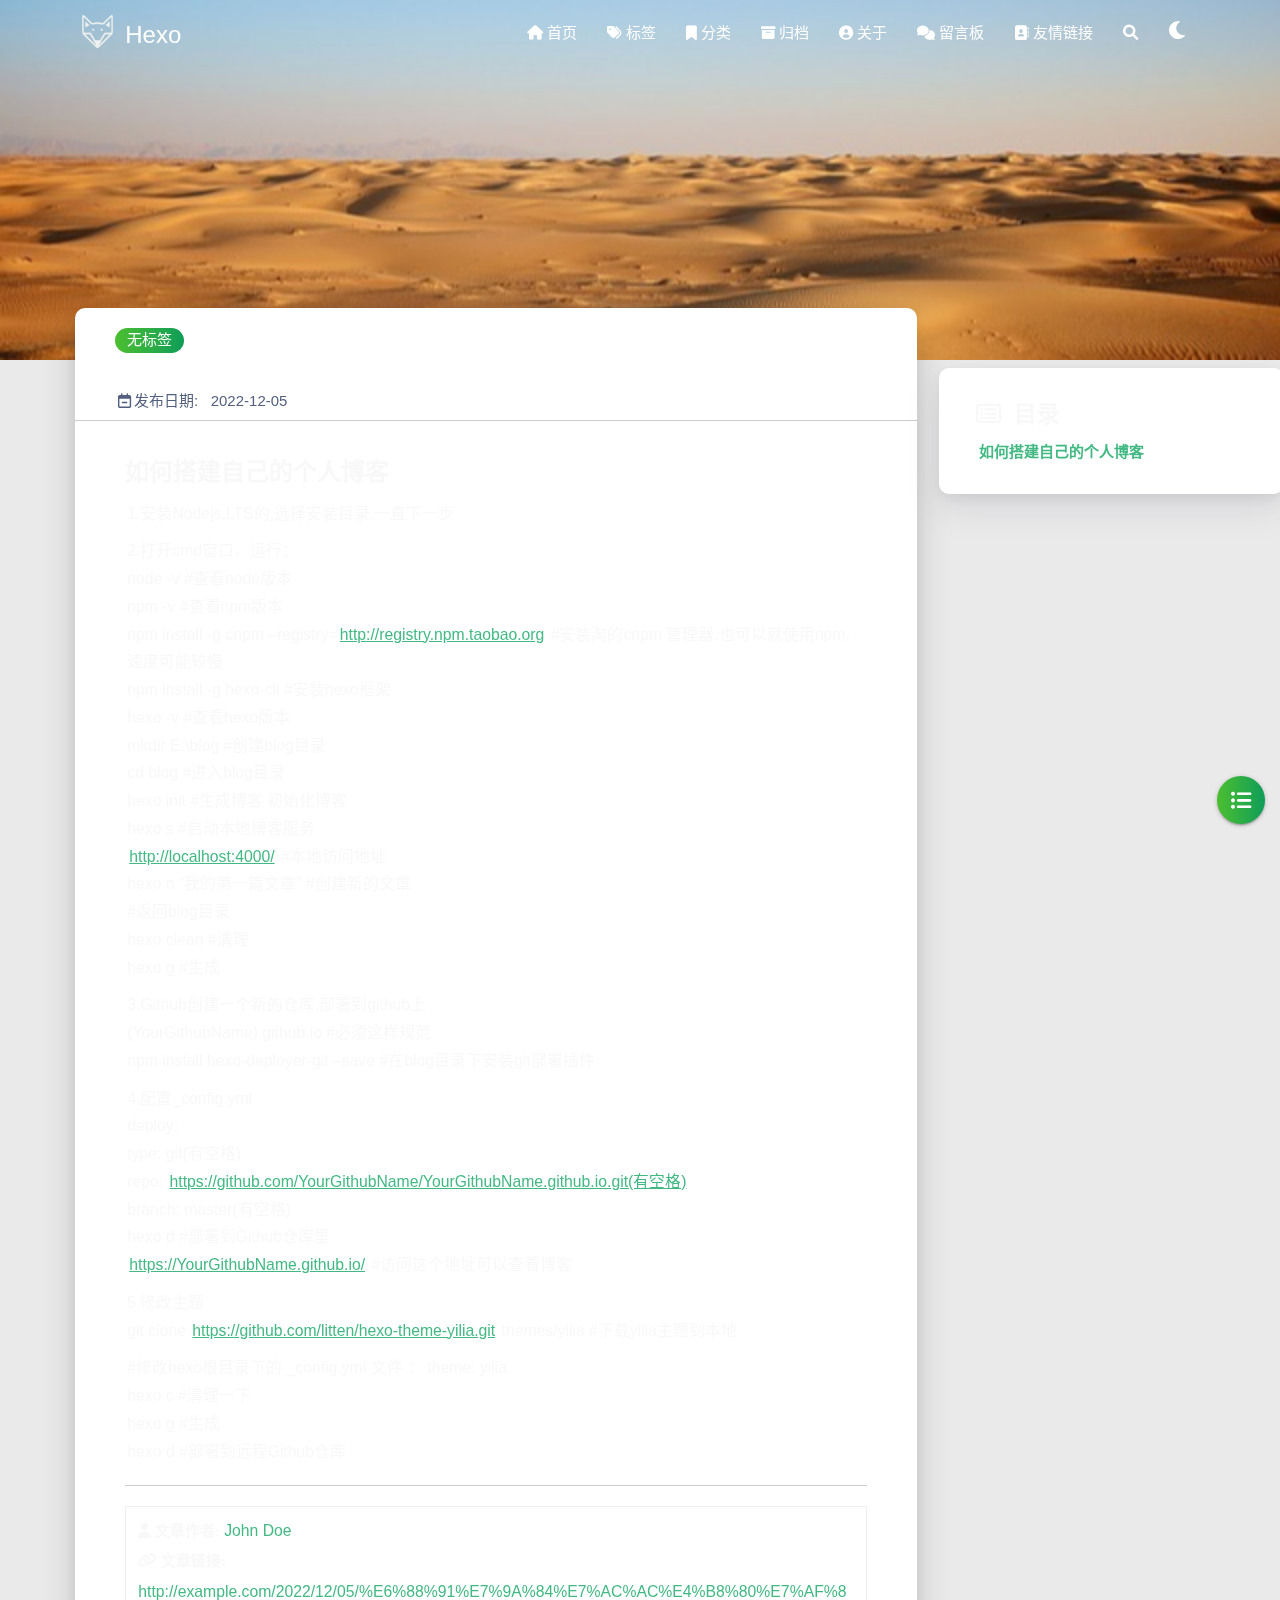
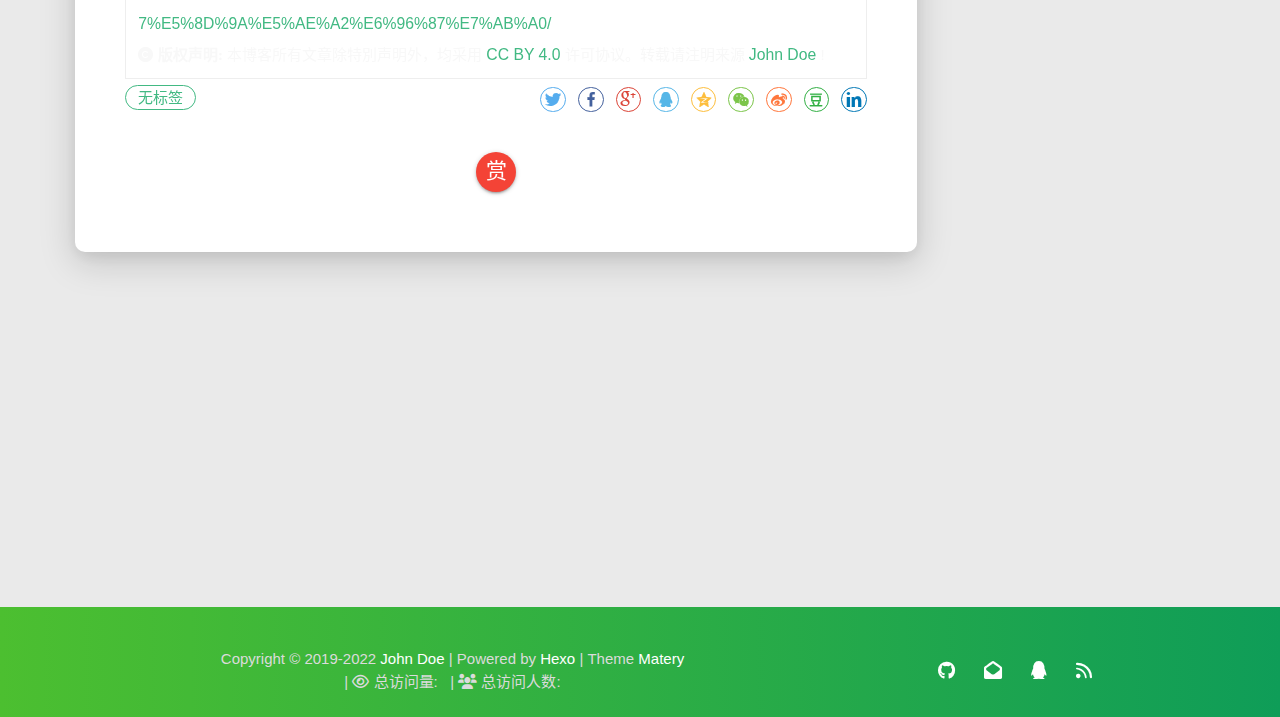
<file: 2022/12/05/我的第一篇博客文章/index.html>
<!DOCTYPE HTML>
<html lang="zh-CN">


<head>
    <meta charset="utf-8">
    <meta name="keywords" content="Hexo">
    <meta name="description" content="如何搭建自己的个人博客1.安装Nodejs,LTS的,选择安装目录,一直下一步
2.打开cmd窗口，运行：   node -v   #查看node版本   npm -v	#查看npm版本   npm install -g cnpm –reg">
    <meta http-equiv="X-UA-Compatible" content="IE=edge">
    <meta name="viewport" content="width=device-width, initial-scale=1.0, user-scalable=no">
    <meta name="renderer" content="webkit|ie-stand|ie-comp">
    <meta name="mobile-web-app-capable" content="yes">
    <meta name="format-detection" content="telephone=no">
    <meta name="apple-mobile-web-app-capable" content="yes">
    <meta name="apple-mobile-web-app-status-bar-style" content="black-translucent">
    <meta name="referrer" content="no-referrer-when-downgrade">
    <!-- Global site tag (gtag.js) - Google Analytics -->


    <title>Hexo</title>
    <link rel="icon" type="image/png" href="/favicon.png">
    


    <!-- bg-cover style     -->



<link rel="stylesheet" type="text/css" href="/libs/awesome/css/all.min.css">
<link rel="stylesheet" type="text/css" href="/libs/materialize/materialize.min.css">
<link rel="stylesheet" type="text/css" href="/libs/aos/aos.css">
<link rel="stylesheet" type="text/css" href="/libs/animate/animate.min.css">
<link rel="stylesheet" type="text/css" href="/libs/lightGallery/css/lightgallery.min.css">
<link rel="stylesheet" type="text/css" href="/css/matery.css">
<link rel="stylesheet" type="text/css" href="/css/my.css">
<link rel="stylesheet" type="text/css" href="/css/dark.css" media="none" onload="if(media!='all')media='all'">




    <link rel="stylesheet" href="/libs/tocbot/tocbot.css">
    <link rel="stylesheet" href="/css/post.css">




    
        <link rel="stylesheet" type="text/css" href="/css/reward.css">
    



    <script src="/libs/jquery/jquery-3.6.0.min.js"></script>

<meta name="generator" content="Hexo 6.3.0"></head>


<body>
    <header class="navbar-fixed">
    <nav id="headNav" class="bg-color nav-transparent">
        <div id="navContainer" class="nav-wrapper container">
            <div class="brand-logo">
                <a href="/" class="waves-effect waves-light">
                    
                    <img src="/medias/logo.png" class="logo-img" alt="LOGO">
                    
                    <span class="logo-span">Hexo</span>
                </a>
            </div>
            

<a href="#" data-target="mobile-nav" class="sidenav-trigger button-collapse"><i class="fas fa-bars"></i></a>
<ul class="right nav-menu">
  
  <li class="hide-on-med-and-down nav-item">
    
    <a href="/" class="waves-effect waves-light">
      
      <i class="fas fa-home" style="zoom: 0.6;"></i>
      
      <span>首页</span>
    </a>
    
  </li>
  
  <li class="hide-on-med-and-down nav-item">
    
    <a href="/tags" class="waves-effect waves-light">
      
      <i class="fas fa-tags" style="zoom: 0.6;"></i>
      
      <span>标签</span>
    </a>
    
  </li>
  
  <li class="hide-on-med-and-down nav-item">
    
    <a href="/categories" class="waves-effect waves-light">
      
      <i class="fas fa-bookmark" style="zoom: 0.6;"></i>
      
      <span>分类</span>
    </a>
    
  </li>
  
  <li class="hide-on-med-and-down nav-item">
    
    <a href="/archives" class="waves-effect waves-light">
      
      <i class="fas fa-archive" style="zoom: 0.6;"></i>
      
      <span>归档</span>
    </a>
    
  </li>
  
  <li class="hide-on-med-and-down nav-item">
    
    <a href="/about" class="waves-effect waves-light">
      
      <i class="fas fa-user-circle" style="zoom: 0.6;"></i>
      
      <span>关于</span>
    </a>
    
  </li>
  
  <li class="hide-on-med-and-down nav-item">
    
    <a href="/contact" class="waves-effect waves-light">
      
      <i class="fas fa-comments" style="zoom: 0.6;"></i>
      
      <span>留言板</span>
    </a>
    
  </li>
  
  <li class="hide-on-med-and-down nav-item">
    
    <a href="/friends" class="waves-effect waves-light">
      
      <i class="fas fa-address-book" style="zoom: 0.6;"></i>
      
      <span>友情链接</span>
    </a>
    
  </li>
  
  <li>
    <a href="#searchModal" class="modal-trigger waves-effect waves-light">
      <i id="searchIcon" class="fas fa-search" title="搜索" style="zoom: 0.85;"></i>
    </a>
  </li>
  <li>
    <a href="javascript:;" class="waves-effect waves-light" onclick="switchNightMode()" title="深色/浅色模式" >
      <i id="sum-moon-icon" class="fas fa-sun" style="zoom: 0.85;"></i>
    </a>
  </li>
</ul>


<div id="mobile-nav" class="side-nav sidenav">

    <div class="mobile-head bg-color">
        
        <img src="/medias/logo.png" class="logo-img circle responsive-img">
        
        <div class="logo-name">Hexo</div>
        <div class="logo-desc">
            
            Never really desperate, only the lost of the soul.
            
        </div>
    </div>

    <ul class="menu-list mobile-menu-list">
        
        <li class="m-nav-item">
	  
		<a href="/" class="waves-effect waves-light">
			
			    <i class="fa-fw fas fa-home"></i>
			
			首页
		</a>
          
        </li>
        
        <li class="m-nav-item">
	  
		<a href="/tags" class="waves-effect waves-light">
			
			    <i class="fa-fw fas fa-tags"></i>
			
			标签
		</a>
          
        </li>
        
        <li class="m-nav-item">
	  
		<a href="/categories" class="waves-effect waves-light">
			
			    <i class="fa-fw fas fa-bookmark"></i>
			
			分类
		</a>
          
        </li>
        
        <li class="m-nav-item">
	  
		<a href="/archives" class="waves-effect waves-light">
			
			    <i class="fa-fw fas fa-archive"></i>
			
			归档
		</a>
          
        </li>
        
        <li class="m-nav-item">
	  
		<a href="/about" class="waves-effect waves-light">
			
			    <i class="fa-fw fas fa-user-circle"></i>
			
			关于
		</a>
          
        </li>
        
        <li class="m-nav-item">
	  
		<a href="/contact" class="waves-effect waves-light">
			
			    <i class="fa-fw fas fa-comments"></i>
			
			留言板
		</a>
          
        </li>
        
        <li class="m-nav-item">
	  
		<a href="/friends" class="waves-effect waves-light">
			
			    <i class="fa-fw fas fa-address-book"></i>
			
			友情链接
		</a>
          
        </li>
        
        
        <li><div class="divider"></div></li>
        <li>
            <a href="https://github.com/blinkfox/hexo-theme-matery" class="waves-effect waves-light" target="_blank">
                <i class="fab fa-github-square fa-fw"></i>Fork Me
            </a>
        </li>
        
    </ul>
</div>


        </div>

        
            <style>
    .nav-transparent .github-corner {
        display: none !important;
    }

    .github-corner {
        position: absolute;
        z-index: 10;
        top: 0;
        right: 0;
        border: 0;
        transform: scale(1.1);
    }

    .github-corner svg {
        color: #0f9d58;
        fill: #fff;
        height: 64px;
        width: 64px;
    }

    .github-corner:hover .octo-arm {
        animation: a 0.56s ease-in-out;
    }

    .github-corner .octo-arm {
        animation: none;
    }

    @keyframes a {
        0%,
        to {
            transform: rotate(0);
        }
        20%,
        60% {
            transform: rotate(-25deg);
        }
        40%,
        80% {
            transform: rotate(10deg);
        }
    }
</style>

<a href="https://github.com/blinkfox/hexo-theme-matery" class="github-corner tooltipped hide-on-med-and-down" target="_blank"
   data-tooltip="Fork Me" data-position="left" data-delay="50">
    <svg viewBox="0 0 250 250" aria-hidden="true">
        <path d="M0,0 L115,115 L130,115 L142,142 L250,250 L250,0 Z"></path>
        <path d="M128.3,109.0 C113.8,99.7 119.0,89.6 119.0,89.6 C122.0,82.7 120.5,78.6 120.5,78.6 C119.2,72.0 123.4,76.3 123.4,76.3 C127.3,80.9 125.5,87.3 125.5,87.3 C122.9,97.6 130.6,101.9 134.4,103.2"
              fill="currentColor" style="transform-origin: 130px 106px;" class="octo-arm"></path>
        <path d="M115.0,115.0 C114.9,115.1 118.7,116.5 119.8,115.4 L133.7,101.6 C136.9,99.2 139.9,98.4 142.2,98.6 C133.8,88.0 127.5,74.4 143.8,58.0 C148.5,53.4 154.0,51.2 159.7,51.0 C160.3,49.4 163.2,43.6 171.4,40.1 C171.4,40.1 176.1,42.5 178.8,56.2 C183.1,58.6 187.2,61.8 190.9,65.4 C194.5,69.0 197.7,73.2 200.1,77.6 C213.8,80.2 216.3,84.9 216.3,84.9 C212.7,93.1 206.9,96.0 205.4,96.6 C205.1,102.4 203.0,107.8 198.3,112.5 C181.9,128.9 168.3,122.5 157.7,114.1 C157.9,116.9 156.7,120.9 152.7,124.9 L141.0,136.5 C139.8,137.7 141.6,141.9 141.8,141.8 Z"
              fill="currentColor" class="octo-body"></path>
    </svg>
</a>
        
    </nav>

</header>

    



<div class="bg-cover pd-header post-cover" style="background-image: url('/medias/featureimages/0.jpg')">
    <div class="container" style="right: 0px;left: 0px;">
        <div class="row">
            <div class="col s12 m12 l12">
                <div class="brand">
                    <h1 class="description center-align post-title"></h1>
                </div>
            </div>
        </div>
    </div>
</div>




<main class="post-container content">

    
    <div class="row">
    <div id="main-content" class="col s12 m12 l9">
        <!-- 文章内容详情 -->
<div id="artDetail">
    <div class="card">
        <div class="card-content article-info">
            <div class="row tag-cate">
                <div class="col s7">
                    
                          <div class="article-tag">
                            <span class="chip bg-color">无标签</span>
                          </div>
                    
                </div>
                <div class="col s5 right-align">
                    
                </div>
            </div>

            <div class="post-info">
                
                <div class="post-date info-break-policy">
                    <i class="far fa-calendar-minus fa-fw"></i>发布日期:&nbsp;&nbsp;
                    2022-12-05
                </div>
                

                

                

                

                
            </div>
        </div>
        <hr class="clearfix">

        

        

        <div class="card-content article-card-content">
            <div id="articleContent">
                <h3 id="如何搭建自己的个人博客"><a href="#如何搭建自己的个人博客" class="headerlink" title="如何搭建自己的个人博客"></a>如何搭建自己的个人博客</h3><p>1.安装Nodejs,LTS的,选择安装目录,一直下一步</p>
<p>2.打开cmd窗口，运行：<br>   node -v   #查看node版本<br>   npm -v	#查看npm版本<br>   npm install -g cnpm –registry&#x3D;<a target="_blank" rel="noopener" href="http://registry.npm.taobao.org/">http://registry.npm.taobao.org</a>	#安装淘的cnpm 管理器,也可以就使用npm,速度可能较慢<br>   npm install -g hexo-cli    #安装hexo框架<br>   hexo -v	#查看hexo版本<br>   mkdir E:\blog	#创建blog目录<br>   cd blog	 #进入blog目录<br>   hexo init 	#生成博客 初始化博客<br>   hexo s	#启动本地博客服务<br>   <a target="_blank" rel="noopener" href="http://localhost:4000/">http://localhost:4000/</a>	#本地访问地址<br>   hexo n “我的第一篇文章” #创建新的文章<br>   #返回blog目录<br>   hexo clean #清理<br>   hexo g #生成</p>
<p>3.Github创建一个新的仓库,部署到github上<br>   (YourGithubName).github.io #必须这样规范<br>   npm install hexo-deployer-git –save #在blog目录下安装git部署插件</p>
<p>4.配置_config.yml<br>   deploy:<br>          type: git(有空格)<br>          repo: <a target="_blank" rel="noopener" href="https://github.com/YourGithubName/YourGithubName.github.io.git(%E6%9C%89%E7%A9%BA%E6%A0%BC)">https://github.com/YourGithubName/YourGithubName.github.io.git(有空格)</a><br>          branch: master(有空格)<br>   hexo d	#部署到Github仓库里<br>   <a target="_blank" rel="noopener" href="https://yourgithubname.github.io/">https://YourGithubName.github.io/</a>  #访问这个地址可以查看博客</p>
<p>5.修改主题<br>   git clone <a target="_blank" rel="noopener" href="https://github.com/litten/hexo-theme-yilia.git">https://github.com/litten/hexo-theme-yilia.git</a> themes&#x2F;yilia  #下载yilia主题到本地</p>
<p>   #修改hexo根目录下的 _config.yml 文件 ： theme: yilia<br>   hexo c	#清理一下<br>   hexo g	#生成<br>   hexo d	#部署到远程Github仓库</p>

                
            </div>
            <hr/>

            

    <div class="reprint" id="reprint-statement">
        
            <div class="reprint__author">
                <span class="reprint-meta" style="font-weight: bold;">
                    <i class="fas fa-user">
                        文章作者:
                    </i>
                </span>
                <span class="reprint-info">
                    <a href="/about" rel="external nofollow noreferrer">John Doe</a>
                </span>
            </div>
            <div class="reprint__type">
                <span class="reprint-meta" style="font-weight: bold;">
                    <i class="fas fa-link">
                        文章链接:
                    </i>
                </span>
                <span class="reprint-info">
                    <a href="http://example.com/2022/12/05/%E6%88%91%E7%9A%84%E7%AC%AC%E4%B8%80%E7%AF%87%E5%8D%9A%E5%AE%A2%E6%96%87%E7%AB%A0/">http://example.com/2022/12/05/%E6%88%91%E7%9A%84%E7%AC%AC%E4%B8%80%E7%AF%87%E5%8D%9A%E5%AE%A2%E6%96%87%E7%AB%A0/</a>
                </span>
            </div>
            <div class="reprint__notice">
                <span class="reprint-meta" style="font-weight: bold;">
                    <i class="fas fa-copyright">
                        版权声明:
                    </i>
                </span>
                <span class="reprint-info">
                    本博客所有文章除特別声明外，均采用
                    <a href="https://creativecommons.org/licenses/by/4.0/deed.zh" rel="external nofollow noreferrer" target="_blank">CC BY 4.0</a>
                    许可协议。转载请注明来源
                    <a href="/about" target="_blank">John Doe</a>
                    !
                </span>
            </div>
        
    </div>

    <script async defer>
      document.addEventListener("copy", function (e) {
        let toastHTML = '<span>复制成功，请遵循本文的转载规则</span><button class="btn-flat toast-action" onclick="navToReprintStatement()" style="font-size: smaller">查看</a>';
        M.toast({html: toastHTML})
      });

      function navToReprintStatement() {
        $("html, body").animate({scrollTop: $("#reprint-statement").offset().top - 80}, 800);
      }
    </script>



            <div class="tag_share" style="display: block;">
                <div class="post-meta__tag-list" style="display: inline-block;">
                    
                        <div class="article-tag">
                            <span class="chip bg-color">无标签</span>
                        </div>
                    
                </div>
                <div class="post_share" style="zoom: 80%; width: fit-content; display: inline-block; float: right; margin: -0.15rem 0;">
                    <link rel="stylesheet" type="text/css" href="/libs/share/css/share.min.css">
<div id="article-share">

    
    <div class="social-share" data-sites="twitter,facebook,google,qq,qzone,wechat,weibo,douban,linkedin" data-wechat-qrcode-helper="<p>微信扫一扫即可分享！</p>"></div>
    <script src="/libs/share/js/social-share.min.js"></script>
    

    

</div>

                </div>
            </div>
            
                <div id="reward">
    <a href="#rewardModal" class="reward-link modal-trigger btn-floating btn-medium waves-effect waves-light red">赏</a>

    <!-- Modal Structure -->
    <div id="rewardModal" class="modal">
        <div class="modal-content">
            <a class="close modal-close"><i class="fas fa-times"></i></a>
            <h4 class="reward-title">你的赏识是我前进的动力</h4>
            <div class="reward-content">
                <div class="reward-tabs">
                    <ul class="tabs row">
                        <li class="tab col s6 alipay-tab waves-effect waves-light"><a href="#alipay">支付宝</a></li>
                        <li class="tab col s6 wechat-tab waves-effect waves-light"><a href="#wechat">微 信</a></li>
                    </ul>
                    <div id="alipay">
                        <img src="/medias/reward/alipay.jpg" class="reward-img" alt="支付宝打赏二维码">
                    </div>
                    <div id="wechat">
                        <img src="/medias/reward/wechat.png" class="reward-img" alt="微信打赏二维码">
                    </div>
                </div>
            </div>
        </div>
    </div>
</div>

<script>
    $(function () {
        $('.tabs').tabs();
    });
</script>

            
        </div>
    </div>

    

    

    

    

    

    

    

    

    

<article id="prenext-posts" class="prev-next articles">
    <div class="row article-row">
        
        <div class="article col s12 m6" data-aos="fade-up" data-aos="fade-up">
            <div class="article-badge left-badge text-color">
                <i class="far fa-dot-circle"></i>&nbsp;本篇
            </div>
            <div class="card">
                <a href="/2022/12/05/%E6%88%91%E7%9A%84%E7%AC%AC%E4%B8%80%E7%AF%87%E5%8D%9A%E5%AE%A2%E6%96%87%E7%AB%A0/">
                    <div class="card-image">
                        
                        
                        <img src="/medias/featureimages/0.jpg" class="responsive-img" alt="">
                        
                        <span class="card-title"></span>
                    </div>
                </a>
                <div class="card-content article-content">
                    <div class="summary block-with-text">
                        
                            
                        
                    </div>
                    <div class="publish-info">
                            <span class="publish-date">
                                <i class="far fa-clock fa-fw icon-date"></i>2022-12-05
                            </span>
                        <span class="publish-author">
                            
                            <i class="fas fa-user fa-fw"></i>
                            John Doe
                            
                        </span>
                    </div>
                </div>

                
            </div>
        </div>
        
        
        <div class="article col s12 m6" data-aos="fade-up">
            <div class="article-badge right-badge text-color">
                下一篇&nbsp;<i class="fas fa-chevron-right"></i>
            </div>
            <div class="card">
                <a href="/2022/12/05/hello-world/">
                    <div class="card-image">
                        
                        
                        <img src="/medias/featureimages/12.jpg" class="responsive-img" alt="Hello World">
                        
                        <span class="card-title">Hello World</span>
                    </div>
                </a>
                <div class="card-content article-content">
                    <div class="summary block-with-text">
                        
                            
                        
                    </div>
                    <div class="publish-info">
                            <span class="publish-date">
                                <i class="far fa-clock fa-fw icon-date"></i>2022-12-05
                            </span>
                        <span class="publish-author">
                            
                            <i class="fas fa-user fa-fw"></i>
                            John Doe
                            
                        </span>
                    </div>
                </div>
                
            </div>
        </div>
        
    </div>
</article>

</div>



<!-- 代码块功能依赖 -->
<script type="text/javascript" src="/libs/codeBlock/codeBlockFuction.js"></script>



<!-- 代码语言 -->

<script type="text/javascript" src="/libs/codeBlock/codeLang.js"></script>


<!-- 代码块复制 -->

<script type="text/javascript" src="/libs/codeBlock/codeCopy.js"></script>


<!-- 代码块收缩 -->

<script type="text/javascript" src="/libs/codeBlock/codeShrink.js"></script>



    </div>
    <div id="toc-aside" class="expanded col l3 hide-on-med-and-down">
        <div class="toc-widget card" style="background-color: white;">
            <div class="toc-title"><i class="far fa-list-alt"></i>&nbsp;&nbsp;目录</div>
            <div id="toc-content"></div>
        </div>
    </div>
</div>

<!-- TOC 悬浮按钮. -->

<div id="floating-toc-btn" class="hide-on-med-and-down">
    <a class="btn-floating btn-large bg-color">
        <i class="fas fa-list-ul"></i>
    </a>
</div>


<script src="/libs/tocbot/tocbot.min.js"></script>
<script>
    $(function () {
        tocbot.init({
            tocSelector: '#toc-content',
            contentSelector: '#articleContent',
            headingsOffset: -($(window).height() * 0.4 - 45),
            collapseDepth: Number('0'),
            headingSelector: 'h2, h3, h4'
        });

        // Set scroll toc fixed.
        let tocHeight = parseInt($(window).height() * 0.4 - 64);
        let $tocWidget = $('.toc-widget');
        $(window).scroll(function () {
            let scroll = $(window).scrollTop();
            /* add post toc fixed. */
            if (scroll > tocHeight) {
                $tocWidget.addClass('toc-fixed');
            } else {
                $tocWidget.removeClass('toc-fixed');
            }
        });

        
        /* 修复文章卡片 div 的宽度. */
        let fixPostCardWidth = function (srcId, targetId) {
            let srcDiv = $('#' + srcId);
            if (srcDiv.length === 0) {
                return;
            }

            let w = srcDiv.width();
            if (w >= 450) {
                w = w + 21;
            } else if (w >= 350 && w < 450) {
                w = w + 18;
            } else if (w >= 300 && w < 350) {
                w = w + 16;
            } else {
                w = w + 14;
            }
            $('#' + targetId).width(w);
        };

        // 切换TOC目录展开收缩的相关操作.
        const expandedClass = 'expanded';
        let $tocAside = $('#toc-aside');
        let $mainContent = $('#main-content');
        $('#floating-toc-btn .btn-floating').click(function () {
            if ($tocAside.hasClass(expandedClass)) {
                $tocAside.removeClass(expandedClass).hide();
                $mainContent.removeClass('l9');
            } else {
                $tocAside.addClass(expandedClass).show();
                $mainContent.addClass('l9');
            }
            fixPostCardWidth('artDetail', 'prenext-posts');
        });
        
    });
</script>

    

</main>




    <footer class="page-footer bg-color">
    
        <link rel="stylesheet" href="/libs/aplayer/APlayer.min.css">
<style>
    .aplayer .aplayer-lrc p {
        
        display: none;
        
        font-size: 12px;
        font-weight: 700;
        line-height: 16px !important;
    }

    .aplayer .aplayer-lrc p.aplayer-lrc-current {
        
        display: none;
        
        font-size: 15px;
        color: #42b983;
    }

    
    .aplayer.aplayer-fixed.aplayer-narrow .aplayer-body {
        left: -66px !important;
    }

    .aplayer.aplayer-fixed.aplayer-narrow .aplayer-body:hover {
        left: 0px !important;
    }

    
</style>
<div class="">
    
    <div class="row">
        <meting-js class="col l8 offset-l2 m10 offset-m1 s12"
                   server="netease"
                   type="playlist"
                   id="503838841"
                   fixed='true'
                   autoplay='false'
                   theme='#42b983'
                   loop='all'
                   order='random'
                   preload='auto'
                   volume='0.7'
                   list-folded='true'
        >
        </meting-js>
    </div>
</div>

<script src="/libs/aplayer/APlayer.min.js"></script>
<script src="/libs/aplayer/Meting.min.js"></script>

    

    <div class="container row center-align"
         style="margin-bottom: 0px !important;">
        <div class="col s12 m8 l8 copy-right">
            Copyright&nbsp;&copy;
            
                <span id="year">2019-2022</span>
            
            <a href="/about" target="_blank">John Doe</a>
            |&nbsp;Powered by&nbsp;<a href="https://hexo.io/" target="_blank">Hexo</a>
            |&nbsp;Theme&nbsp;<a href="https://github.com/blinkfox/hexo-theme-matery" target="_blank">Matery</a>
            <br>
            
            
            
                
            
            
                <span id="busuanzi_container_site_pv">
                &nbsp;|&nbsp;<i class="far fa-eye"></i>&nbsp;总访问量:&nbsp;
                    <span id="busuanzi_value_site_pv" class="white-color"></span>
            </span>
            
            
                <span id="busuanzi_container_site_uv">
                &nbsp;|&nbsp;<i class="fas fa-users"></i>&nbsp;总访问人数:&nbsp;
                    <span id="busuanzi_value_site_uv" class="white-color"></span>
            </span>
            
            <br>

            <!-- 运行天数提醒. -->
            
            <br>
            
        </div>
        <div class="col s12 m4 l4 social-link social-statis">
    <a href="https://github.com/blinkfox" class="tooltipped" target="_blank" data-tooltip="访问我的GitHub" data-position="top" data-delay="50">
        <i class="fab fa-github"></i>
    </a>



    <a href="mailto:1181062873@qq.com" class="tooltipped" target="_blank" data-tooltip="邮件联系我" data-position="top" data-delay="50">
        <i class="fas fa-envelope-open"></i>
    </a>







    <a href="tencent://AddContact/?fromId=50&fromSubId=1&subcmd=all&uin=1181062873" class="tooltipped" target="_blank" data-tooltip="QQ联系我: 1181062873" data-position="top" data-delay="50">
        <i class="fab fa-qq"></i>
    </a>







    <a href="/atom.xml" class="tooltipped" target="_blank" data-tooltip="RSS 订阅" data-position="top" data-delay="50">
        <i class="fas fa-rss"></i>
    </a>

</div>
    </div>
</footer>

<div class="progress-bar"></div>


    <!-- 搜索遮罩框 -->
<div id="searchModal" class="modal">
    <div class="modal-content">
        <div class="search-header">
            <span class="title"><i class="fas fa-search"></i>&nbsp;&nbsp;搜索</span>
            <input type="search" id="searchInput" name="s" placeholder="请输入搜索的关键字"
                   class="search-input">
        </div>
        <div id="searchResult"></div>
    </div>
</div>

<script type="text/javascript">
$(function () {
    var searchFunc = function (path, search_id, content_id) {
        'use strict';
        $.ajax({
            url: path,
            dataType: "xml",
            success: function (xmlResponse) {
                // get the contents from search data
                var datas = $("entry", xmlResponse).map(function () {
                    return {
                        title: $("title", this).text(),
                        content: $("content", this).text(),
                        url: $("url", this).text()
                    };
                }).get();
                var $input = document.getElementById(search_id);
                var $resultContent = document.getElementById(content_id);
                $input.addEventListener('input', function () {
                    var str = '<ul class=\"search-result-list\">';
                    var keywords = this.value.trim().toLowerCase().split(/[\s\-]+/);
                    $resultContent.innerHTML = "";
                    if (this.value.trim().length <= 0) {
                        return;
                    }
                    // perform local searching
                    datas.forEach(function (data) {
                        var isMatch = true;
                        var data_title = data.title.trim().toLowerCase();
                        var data_content = data.content.trim().replace(/<[^>]+>/g, "").toLowerCase();
                        var data_url = data.url;
                        data_url = data_url.indexOf('/') === 0 ? data.url : '/' + data_url;
                        var index_title = -1;
                        var index_content = -1;
                        var first_occur = -1;
                        // only match artiles with not empty titles and contents
                        if (data_title !== '' && data_content !== '') {
                            keywords.forEach(function (keyword, i) {
                                index_title = data_title.indexOf(keyword);
                                index_content = data_content.indexOf(keyword);
                                if (index_title < 0 && index_content < 0) {
                                    isMatch = false;
                                } else {
                                    if (index_content < 0) {
                                        index_content = 0;
                                    }
                                    if (i === 0) {
                                        first_occur = index_content;
                                    }
                                }
                            });
                        }
                        // show search results
                        if (isMatch) {
                            str += "<li><a href='" + data_url + "' class='search-result-title'>" + data_title + "</a>";
                            var content = data.content.trim().replace(/<[^>]+>/g, "");
                            if (first_occur >= 0) {
                                // cut out 100 characters
                                var start = first_occur - 20;
                                var end = first_occur + 80;
                                if (start < 0) {
                                    start = 0;
                                }
                                if (start === 0) {
                                    end = 100;
                                }
                                if (end > content.length) {
                                    end = content.length;
                                }
                                var match_content = content.substr(start, end);
                                // highlight all keywords
                                keywords.forEach(function (keyword) {
                                    var regS = new RegExp(keyword, "gi");
                                    match_content = match_content.replace(regS, "<em class=\"search-keyword\">" + keyword + "</em>");
                                });

                                str += "<p class=\"search-result\">" + match_content + "...</p>"
                            }
                            str += "</li>";
                        }
                    });
                    str += "</ul>";
                    $resultContent.innerHTML = str;
                });
            }
        });
    };

    searchFunc('/search.xml', 'searchInput', 'searchResult');
});
</script>

    <!-- 白天和黑夜主题 -->
<div class="stars-con">
    <div id="stars"></div>
    <div id="stars2"></div>
    <div id="stars3"></div>  
</div>

<script>
    function switchNightMode() {
        $('<div class="Cuteen_DarkSky"><div class="Cuteen_DarkPlanet"></div></div>').appendTo($('body')),
        setTimeout(function () {
            $('body').hasClass('DarkMode') 
            ? ($('body').removeClass('DarkMode'), localStorage.setItem('isDark', '0'), $('#sum-moon-icon').removeClass("fa-sun").addClass('fa-moon')) 
            : ($('body').addClass('DarkMode'), localStorage.setItem('isDark', '1'), $('#sum-moon-icon').addClass("fa-sun").removeClass('fa-moon')),
            
            setTimeout(function () {
            $('.Cuteen_DarkSky').fadeOut(1e3, function () {
                $(this).remove()
            })
            }, 2e3)
        })
    }
</script>

    <!-- 回到顶部按钮 -->
<div id="backTop" class="top-scroll">
    <a class="btn-floating btn-large waves-effect waves-light" href="#!">
        <i class="fas fa-arrow-up"></i>
    </a>
</div>


    <script src="/libs/materialize/materialize.min.js"></script>
    <script src="/libs/masonry/masonry.pkgd.min.js"></script>
    <script src="/libs/aos/aos.js"></script>
    <script src="/libs/scrollprogress/scrollProgress.min.js"></script>
    <script src="/libs/lightGallery/js/lightgallery-all.min.js"></script>
    <script src="/js/matery.js"></script>

    

    

    <!-- 雪花特效 -->
    

    <!-- 鼠标星星特效 -->
    

     
        <script src="https://ssl.captcha.qq.com/TCaptcha.js"></script>
        <script src="/libs/others/TencentCaptcha.js"></script>
        <button id="TencentCaptcha" data-appid="xxxxxxxxxx" data-cbfn="callback" type="button" hidden></button>
    

    <!-- Baidu Analytics -->

    <!-- Baidu Push -->

<script>
    (function () {
        var bp = document.createElement('script');
        var curProtocol = window.location.protocol.split(':')[0];
        if (curProtocol === 'https') {
            bp.src = 'https://zz.bdstatic.com/linksubmit/push.js';
        } else {
            bp.src = 'http://push.zhanzhang.baidu.com/push.js';
        }
        var s = document.getElementsByTagName("script")[0];
        s.parentNode.insertBefore(bp, s);
    })();
</script>

    
    <script src="/libs/others/clicklove.js" async="async"></script>
    
    
    <script async src="/libs/others/busuanzi.pure.mini.js"></script>
    

    

    

    <!--腾讯兔小巢-->
    
    

    

    

    
    <script src="/libs/instantpage/instantpage.js" type="module"></script>
    

</body>

</html>
</file>
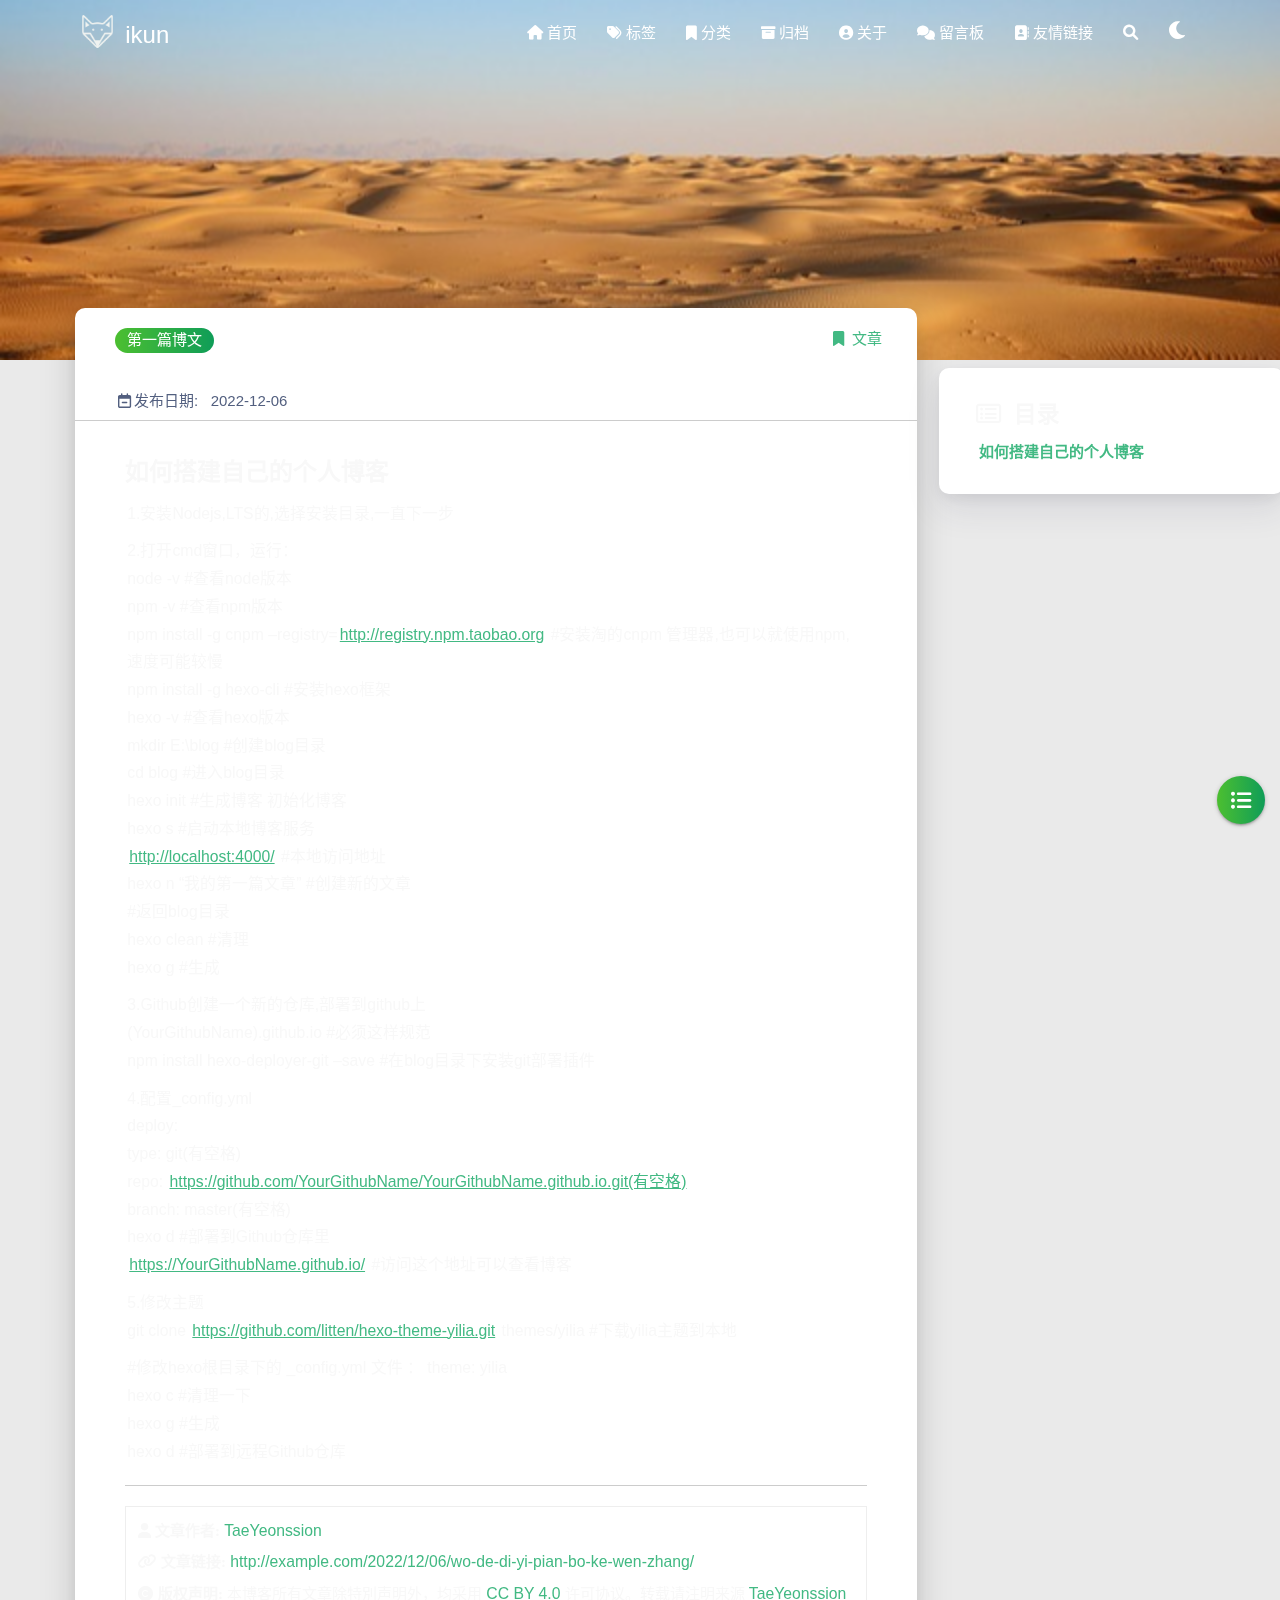
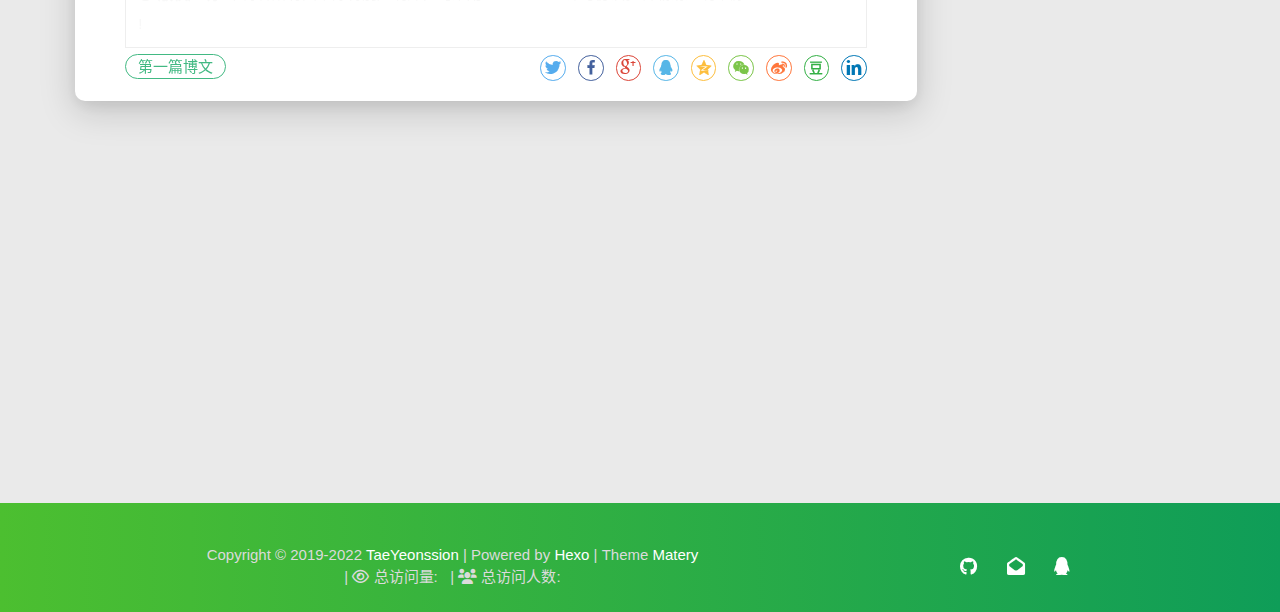
<file: 2022/12/06/wo-de-di-yi-pian-bo-ke-wen-zhang/index.html>
<!DOCTYPE HTML>
<html lang="zh-CN">


<head>
    <meta charset="utf-8">
    <meta name="keywords" content="HTML,CSS,JavaScript,JQuery,React,Vue.js等">
    <meta name="description" content="如何搭建自己的个人博客1.安装Nodejs,LTS的,选择安装目录,一直下一步
2.打开cmd窗口，运行：   node -v   #查看node版本   npm -v	#查看npm版本   npm install -g cnpm –reg">
    <meta http-equiv="X-UA-Compatible" content="IE=edge">
    <meta name="viewport" content="width=device-width, initial-scale=1.0, user-scalable=no">
    <meta name="renderer" content="webkit|ie-stand|ie-comp">
    <meta name="mobile-web-app-capable" content="yes">
    <meta name="format-detection" content="telephone=no">
    <meta name="apple-mobile-web-app-capable" content="yes">
    <meta name="apple-mobile-web-app-status-bar-style" content="black-translucent">
    <meta name="referrer" content="no-referrer-when-downgrade">
    <!-- Global site tag (gtag.js) - Google Analytics -->


    <title>ikun</title>
    <link rel="icon" type="image/png" href="/favicon.png">
    


    <!-- bg-cover style     -->



<link rel="stylesheet" type="text/css" href="/libs/awesome/css/all.min.css">
<link rel="stylesheet" type="text/css" href="/libs/materialize/materialize.min.css">
<link rel="stylesheet" type="text/css" href="/libs/aos/aos.css">
<link rel="stylesheet" type="text/css" href="/libs/animate/animate.min.css">
<link rel="stylesheet" type="text/css" href="/libs/lightGallery/css/lightgallery.min.css">
<link rel="stylesheet" type="text/css" href="/css/matery.css">
<link rel="stylesheet" type="text/css" href="/css/my.css">
<link rel="stylesheet" type="text/css" href="/css/dark.css" media="none" onload="if(media!='all')media='all'">




    <link rel="stylesheet" href="/libs/tocbot/tocbot.css">
    <link rel="stylesheet" href="/css/post.css">




    



    <script src="/libs/jquery/jquery-3.6.0.min.js"></script>

<meta name="generator" content="Hexo 6.3.0">
<style>.github-emoji { position: relative; display: inline-block; width: 1.2em; min-height: 1.2em; overflow: hidden; vertical-align: top; color: transparent; }  .github-emoji > span { position: relative; z-index: 10; }  .github-emoji img, .github-emoji .fancybox { margin: 0 !important; padding: 0 !important; border: none !important; outline: none !important; text-decoration: none !important; user-select: none !important; cursor: auto !important; }  .github-emoji img { height: 1.2em !important; width: 1.2em !important; position: absolute !important; left: 50% !important; top: 50% !important; transform: translate(-50%, -50%) !important; user-select: none !important; cursor: auto !important; } .github-emoji-fallback { color: inherit; } .github-emoji-fallback img { opacity: 0 !important; }</style>
<link rel="stylesheet" href="/css/prism-tomorrow.css" type="text/css">
<link rel="stylesheet" href="/css/prism-line-numbers.css" type="text/css"></head>


<body>
    <header class="navbar-fixed">
    <nav id="headNav" class="bg-color nav-transparent">
        <div id="navContainer" class="nav-wrapper container">
            <div class="brand-logo">
                <a href="/" class="waves-effect waves-light">
                    
                    <img src="/medias/logo.png" class="logo-img" alt="LOGO">
                    
                    <span class="logo-span">ikun</span>
                </a>
            </div>
            

<a href="#" data-target="mobile-nav" class="sidenav-trigger button-collapse"><i class="fas fa-bars"></i></a>
<ul class="right nav-menu">
  
  <li class="hide-on-med-and-down nav-item">
    
    <a href="/" class="waves-effect waves-light">
      
      <i class="fas fa-home" style="zoom: 0.6;"></i>
      
      <span>首页</span>
    </a>
    
  </li>
  
  <li class="hide-on-med-and-down nav-item">
    
    <a href="/tags" class="waves-effect waves-light">
      
      <i class="fas fa-tags" style="zoom: 0.6;"></i>
      
      <span>标签</span>
    </a>
    
  </li>
  
  <li class="hide-on-med-and-down nav-item">
    
    <a href="/categories" class="waves-effect waves-light">
      
      <i class="fas fa-bookmark" style="zoom: 0.6;"></i>
      
      <span>分类</span>
    </a>
    
  </li>
  
  <li class="hide-on-med-and-down nav-item">
    
    <a href="/archives" class="waves-effect waves-light">
      
      <i class="fas fa-archive" style="zoom: 0.6;"></i>
      
      <span>归档</span>
    </a>
    
  </li>
  
  <li class="hide-on-med-and-down nav-item">
    
    <a href="/about" class="waves-effect waves-light">
      
      <i class="fas fa-user-circle" style="zoom: 0.6;"></i>
      
      <span>关于</span>
    </a>
    
  </li>
  
  <li class="hide-on-med-and-down nav-item">
    
    <a href="/contact" class="waves-effect waves-light">
      
      <i class="fas fa-comments" style="zoom: 0.6;"></i>
      
      <span>留言板</span>
    </a>
    
  </li>
  
  <li class="hide-on-med-and-down nav-item">
    
    <a href="/friends" class="waves-effect waves-light">
      
      <i class="fas fa-address-book" style="zoom: 0.6;"></i>
      
      <span>友情链接</span>
    </a>
    
  </li>
  
  <li>
    <a href="#searchModal" class="modal-trigger waves-effect waves-light">
      <i id="searchIcon" class="fas fa-search" title="搜索" style="zoom: 0.85;"></i>
    </a>
  </li>
  <li>
    <a href="javascript:;" class="waves-effect waves-light" onclick="switchNightMode()" title="深色/浅色模式" >
      <i id="sum-moon-icon" class="fas fa-sun" style="zoom: 0.85;"></i>
    </a>
  </li>
</ul>


<div id="mobile-nav" class="side-nav sidenav">

    <div class="mobile-head bg-color">
        
        <img src="/medias/logo.png" class="logo-img circle responsive-img">
        
        <div class="logo-name">ikun</div>
        <div class="logo-desc">
            
            分享生活,分享知识
            
        </div>
    </div>

    <ul class="menu-list mobile-menu-list">
        
        <li class="m-nav-item">
	  
		<a href="/" class="waves-effect waves-light">
			
			    <i class="fa-fw fas fa-home"></i>
			
			首页
		</a>
          
        </li>
        
        <li class="m-nav-item">
	  
		<a href="/tags" class="waves-effect waves-light">
			
			    <i class="fa-fw fas fa-tags"></i>
			
			标签
		</a>
          
        </li>
        
        <li class="m-nav-item">
	  
		<a href="/categories" class="waves-effect waves-light">
			
			    <i class="fa-fw fas fa-bookmark"></i>
			
			分类
		</a>
          
        </li>
        
        <li class="m-nav-item">
	  
		<a href="/archives" class="waves-effect waves-light">
			
			    <i class="fa-fw fas fa-archive"></i>
			
			归档
		</a>
          
        </li>
        
        <li class="m-nav-item">
	  
		<a href="/about" class="waves-effect waves-light">
			
			    <i class="fa-fw fas fa-user-circle"></i>
			
			关于
		</a>
          
        </li>
        
        <li class="m-nav-item">
	  
		<a href="/contact" class="waves-effect waves-light">
			
			    <i class="fa-fw fas fa-comments"></i>
			
			留言板
		</a>
          
        </li>
        
        <li class="m-nav-item">
	  
		<a href="/friends" class="waves-effect waves-light">
			
			    <i class="fa-fw fas fa-address-book"></i>
			
			友情链接
		</a>
          
        </li>
        
        
        <li><div class="divider"></div></li>
        <li>
            <a href="https://github.com/blinkfox/hexo-theme-matery" class="waves-effect waves-light" target="_blank">
                <i class="fab fa-github-square fa-fw"></i>Fork Me
            </a>
        </li>
        
    </ul>
</div>


        </div>

        
            <style>
    .nav-transparent .github-corner {
        display: none !important;
    }

    .github-corner {
        position: absolute;
        z-index: 10;
        top: 0;
        right: 0;
        border: 0;
        transform: scale(1.1);
    }

    .github-corner svg {
        color: #0f9d58;
        fill: #fff;
        height: 64px;
        width: 64px;
    }

    .github-corner:hover .octo-arm {
        animation: a 0.56s ease-in-out;
    }

    .github-corner .octo-arm {
        animation: none;
    }

    @keyframes a {
        0%,
        to {
            transform: rotate(0);
        }
        20%,
        60% {
            transform: rotate(-25deg);
        }
        40%,
        80% {
            transform: rotate(10deg);
        }
    }
</style>

<a href="https://github.com/blinkfox/hexo-theme-matery" class="github-corner tooltipped hide-on-med-and-down" target="_blank"
   data-tooltip="Fork Me" data-position="left" data-delay="50">
    <svg viewBox="0 0 250 250" aria-hidden="true">
        <path d="M0,0 L115,115 L130,115 L142,142 L250,250 L250,0 Z"></path>
        <path d="M128.3,109.0 C113.8,99.7 119.0,89.6 119.0,89.6 C122.0,82.7 120.5,78.6 120.5,78.6 C119.2,72.0 123.4,76.3 123.4,76.3 C127.3,80.9 125.5,87.3 125.5,87.3 C122.9,97.6 130.6,101.9 134.4,103.2"
              fill="currentColor" style="transform-origin: 130px 106px;" class="octo-arm"></path>
        <path d="M115.0,115.0 C114.9,115.1 118.7,116.5 119.8,115.4 L133.7,101.6 C136.9,99.2 139.9,98.4 142.2,98.6 C133.8,88.0 127.5,74.4 143.8,58.0 C148.5,53.4 154.0,51.2 159.7,51.0 C160.3,49.4 163.2,43.6 171.4,40.1 C171.4,40.1 176.1,42.5 178.8,56.2 C183.1,58.6 187.2,61.8 190.9,65.4 C194.5,69.0 197.7,73.2 200.1,77.6 C213.8,80.2 216.3,84.9 216.3,84.9 C212.7,93.1 206.9,96.0 205.4,96.6 C205.1,102.4 203.0,107.8 198.3,112.5 C181.9,128.9 168.3,122.5 157.7,114.1 C157.9,116.9 156.7,120.9 152.7,124.9 L141.0,136.5 C139.8,137.7 141.6,141.9 141.8,141.8 Z"
              fill="currentColor" class="octo-body"></path>
    </svg>
</a>
        
    </nav>

</header>

    



<div class="bg-cover pd-header post-cover" style="background-image: url('/medias/featureimages/0.jpg')">
    <div class="container" style="right: 0px;left: 0px;">
        <div class="row">
            <div class="col s12 m12 l12">
                <div class="brand">
                    <h1 class="description center-align post-title"></h1>
                </div>
            </div>
        </div>
    </div>
</div>




<main class="post-container content">

    
    <div class="row">
    <div id="main-content" class="col s12 m12 l9">
        <!-- 文章内容详情 -->
<div id="artDetail">
    <div class="card">
        <div class="card-content article-info">
            <div class="row tag-cate">
                <div class="col s7">
                    
                    <div class="article-tag">
                        
                            <a href="/tags/%E7%AC%AC%E4%B8%80%E7%AF%87%E5%8D%9A%E6%96%87/">
                                <span class="chip bg-color">第一篇博文</span>
                            </a>
                        
                    </div>
                    
                </div>
                <div class="col s5 right-align">
                    
                    <div class="post-cate">
                        <i class="fas fa-bookmark fa-fw icon-category"></i>
                        
                            <a href="/categories/%E6%96%87%E7%AB%A0/" class="post-category">
                                文章
                            </a>
                        
                    </div>
                    
                </div>
            </div>

            <div class="post-info">
                
                <div class="post-date info-break-policy">
                    <i class="far fa-calendar-minus fa-fw"></i>发布日期:&nbsp;&nbsp;
                    2022-12-06
                </div>
                

                

                

                

                
            </div>
        </div>
        <hr class="clearfix">

        

        

        <div class="card-content article-card-content">
            <div id="articleContent">
                <h3 id="如何搭建自己的个人博客"><a href="#如何搭建自己的个人博客" class="headerlink" title="如何搭建自己的个人博客"></a>如何搭建自己的个人博客</h3><p>1.安装Nodejs,LTS的,选择安装目录,一直下一步</p>
<p>2.打开cmd窗口，运行：<br>   node -v   #查看node版本<br>   npm -v	#查看npm版本<br>   npm install -g cnpm –registry=<a target="_blank" rel="noopener" href="http://registry.npm.taobao.org/">http://registry.npm.taobao.org</a>	#安装淘的cnpm 管理器,也可以就使用npm,速度可能较慢<br>   npm install -g hexo-cli    #安装hexo框架<br>   hexo -v	#查看hexo版本<br>   mkdir E:\blog	#创建blog目录<br>   cd blog	 #进入blog目录<br>   hexo init 	#生成博客 初始化博客<br>   hexo s	#启动本地博客服务<br>   <a target="_blank" rel="noopener" href="http://localhost:4000/">http://localhost:4000/</a>	#本地访问地址<br>   hexo n “我的第一篇文章” #创建新的文章<br>   #返回blog目录<br>   hexo clean #清理<br>   hexo g #生成</p>
<p>3.Github创建一个新的仓库,部署到github上<br>   (YourGithubName).github.io #必须这样规范<br>   npm install hexo-deployer-git –save #在blog目录下安装git部署插件</p>
<p>4.配置_config.yml<br>   deploy:<br>          type: git(有空格)<br>          repo: <a target="_blank" rel="noopener" href="https://github.com/YourGithubName/YourGithubName.github.io.git(%E6%9C%89%E7%A9%BA%E6%A0%BC)">https://github.com/YourGithubName/YourGithubName.github.io.git(有空格)</a><br>          branch: master(有空格)<br>   hexo d	#部署到Github仓库里<br>   <a target="_blank" rel="noopener" href="https://yourgithubname.github.io/">https://YourGithubName.github.io/</a>  #访问这个地址可以查看博客</p>
<p>5.修改主题<br>   git clone <a target="_blank" rel="noopener" href="https://github.com/litten/hexo-theme-yilia.git">https://github.com/litten/hexo-theme-yilia.git</a> themes/yilia  #下载yilia主题到本地</p>
<p>   #修改hexo根目录下的 _config.yml 文件 ： theme: yilia<br>   hexo c	#清理一下<br>   hexo g	#生成<br>   hexo d	#部署到远程Github仓库</p>

                
            </div>
            <hr/>

            

    <div class="reprint" id="reprint-statement">
        
            <div class="reprint__author">
                <span class="reprint-meta" style="font-weight: bold;">
                    <i class="fas fa-user">
                        文章作者:
                    </i>
                </span>
                <span class="reprint-info">
                    <a href="/about" rel="external nofollow noreferrer">TaeYeonssion</a>
                </span>
            </div>
            <div class="reprint__type">
                <span class="reprint-meta" style="font-weight: bold;">
                    <i class="fas fa-link">
                        文章链接:
                    </i>
                </span>
                <span class="reprint-info">
                    <a href="http://example.com/2022/12/06/wo-de-di-yi-pian-bo-ke-wen-zhang/">http://example.com/2022/12/06/wo-de-di-yi-pian-bo-ke-wen-zhang/</a>
                </span>
            </div>
            <div class="reprint__notice">
                <span class="reprint-meta" style="font-weight: bold;">
                    <i class="fas fa-copyright">
                        版权声明:
                    </i>
                </span>
                <span class="reprint-info">
                    本博客所有文章除特別声明外，均采用
                    <a href="https://creativecommons.org/licenses/by/4.0/deed.zh" rel="external nofollow noreferrer" target="_blank">CC BY 4.0</a>
                    许可协议。转载请注明来源
                    <a href="/about" target="_blank">TaeYeonssion</a>
                    !
                </span>
            </div>
        
    </div>

    <script async defer>
      document.addEventListener("copy", function (e) {
        let toastHTML = '<span>复制成功，请遵循本文的转载规则</span><button class="btn-flat toast-action" onclick="navToReprintStatement()" style="font-size: smaller">查看</a>';
        M.toast({html: toastHTML})
      });

      function navToReprintStatement() {
        $("html, body").animate({scrollTop: $("#reprint-statement").offset().top - 80}, 800);
      }
    </script>



            <div class="tag_share" style="display: block;">
                <div class="post-meta__tag-list" style="display: inline-block;">
                    
                        <div class="article-tag">
                            
                                <a href="/tags/%E7%AC%AC%E4%B8%80%E7%AF%87%E5%8D%9A%E6%96%87/">
                                    <span class="chip bg-color">第一篇博文</span>
                                </a>
                            
                        </div>
                    
                </div>
                <div class="post_share" style="zoom: 80%; width: fit-content; display: inline-block; float: right; margin: -0.15rem 0;">
                    <link rel="stylesheet" type="text/css" href="/libs/share/css/share.min.css">
<div id="article-share">

    
    <div class="social-share" data-sites="twitter,facebook,google,qq,qzone,wechat,weibo,douban,linkedin" data-wechat-qrcode-helper="<p>微信扫一扫即可分享！</p>"></div>
    <script src="/libs/share/js/social-share.min.js"></script>
    

    

</div>

                </div>
            </div>
            
        </div>
    </div>

    

    

    

    

    

    

    

    

    

<article id="prenext-posts" class="prev-next articles">
    <div class="row article-row">
        
        <div class="article col s12 m6" data-aos="fade-up" data-aos="fade-up">
            <div class="article-badge left-badge text-color">
                <i class="far fa-dot-circle"></i>&nbsp;本篇
            </div>
            <div class="card">
                <a href="/2022/12/06/wo-de-di-yi-pian-bo-ke-wen-zhang/">
                    <div class="card-image">
                        
                        
                        <img src="/medias/featureimages/0.jpg" class="responsive-img" alt="">
                        
                        <span class="card-title"></span>
                    </div>
                </a>
                <div class="card-content article-content">
                    <div class="summary block-with-text">
                        
                            
                        
                    </div>
                    <div class="publish-info">
                            <span class="publish-date">
                                <i class="far fa-clock fa-fw icon-date"></i>2022-12-06
                            </span>
                        <span class="publish-author">
                            
                            <i class="fas fa-bookmark fa-fw icon-category"></i>
                            
                            <a href="/categories/%E6%96%87%E7%AB%A0/" class="post-category">
                                    文章
                                </a>
                            
                            
                        </span>
                    </div>
                </div>

                
                <div class="card-action article-tags">
                    
                    <a href="/tags/%E7%AC%AC%E4%B8%80%E7%AF%87%E5%8D%9A%E6%96%87/">
                        <span class="chip bg-color">第一篇博文</span>
                    </a>
                    
                </div>
                
            </div>
        </div>
        
        
        <div class="article col s12 m6" data-aos="fade-up">
            <div class="article-badge right-badge text-color">
                本篇&nbsp;<i class="far fa-dot-circle"></i>
            </div>
            <div class="card">
                <a href="/2022/12/06/wo-de-di-yi-pian-bo-ke-wen-zhang/">
                    <div class="card-image">
                        
                        
                        <img src="/medias/featureimages/0.jpg" class="responsive-img" alt="">
                        
                        <span class="card-title"></span>
                    </div>
                </a>
                <div class="card-content article-content">
                    <div class="summary block-with-text">
                        
                            
                        
                    </div>
                    <div class="publish-info">
                            <span class="publish-date">
                                <i class="far fa-clock fa-fw icon-date"></i>2022-12-06
                            </span>
                        <span class="publish-author">
                            
                            <i class="fas fa-bookmark fa-fw icon-category"></i>
                            
                            <a href="/categories/%E6%96%87%E7%AB%A0/" class="post-category">
                                    文章
                                </a>
                            
                            
                        </span>
                    </div>
                </div>

                
                <div class="card-action article-tags">
                    
                    <a href="/tags/%E7%AC%AC%E4%B8%80%E7%AF%87%E5%8D%9A%E6%96%87/">
                        <span class="chip bg-color">第一篇博文</span>
                    </a>
                    
                </div>
                
            </div>
        </div>
        
    </div>
</article>

</div>



<!-- 代码块功能依赖 -->
<script type="text/javascript" src="/libs/codeBlock/codeBlockFuction.js"></script>



<!-- 代码语言 -->

<script type="text/javascript" src="/libs/codeBlock/codeLang.js"></script>


<!-- 代码块复制 -->

<script type="text/javascript" src="/libs/codeBlock/codeCopy.js"></script>


<!-- 代码块收缩 -->

<script type="text/javascript" src="/libs/codeBlock/codeShrink.js"></script>



    </div>
    <div id="toc-aside" class="expanded col l3 hide-on-med-and-down">
        <div class="toc-widget card" style="background-color: white;">
            <div class="toc-title"><i class="far fa-list-alt"></i>&nbsp;&nbsp;目录</div>
            <div id="toc-content"></div>
        </div>
    </div>
</div>

<!-- TOC 悬浮按钮. -->

<div id="floating-toc-btn" class="hide-on-med-and-down">
    <a class="btn-floating btn-large bg-color">
        <i class="fas fa-list-ul"></i>
    </a>
</div>


<script src="/libs/tocbot/tocbot.min.js"></script>
<script>
    $(function () {
        tocbot.init({
            tocSelector: '#toc-content',
            contentSelector: '#articleContent',
            headingsOffset: -($(window).height() * 0.4 - 45),
            collapseDepth: Number('0'),
            headingSelector: 'h2, h3, h4'
        });

        // Set scroll toc fixed.
        let tocHeight = parseInt($(window).height() * 0.4 - 64);
        let $tocWidget = $('.toc-widget');
        $(window).scroll(function () {
            let scroll = $(window).scrollTop();
            /* add post toc fixed. */
            if (scroll > tocHeight) {
                $tocWidget.addClass('toc-fixed');
            } else {
                $tocWidget.removeClass('toc-fixed');
            }
        });

        
        /* 修复文章卡片 div 的宽度. */
        let fixPostCardWidth = function (srcId, targetId) {
            let srcDiv = $('#' + srcId);
            if (srcDiv.length === 0) {
                return;
            }

            let w = srcDiv.width();
            if (w >= 450) {
                w = w + 21;
            } else if (w >= 350 && w < 450) {
                w = w + 18;
            } else if (w >= 300 && w < 350) {
                w = w + 16;
            } else {
                w = w + 14;
            }
            $('#' + targetId).width(w);
        };

        // 切换TOC目录展开收缩的相关操作.
        const expandedClass = 'expanded';
        let $tocAside = $('#toc-aside');
        let $mainContent = $('#main-content');
        $('#floating-toc-btn .btn-floating').click(function () {
            if ($tocAside.hasClass(expandedClass)) {
                $tocAside.removeClass(expandedClass).hide();
                $mainContent.removeClass('l9');
            } else {
                $tocAside.addClass(expandedClass).show();
                $mainContent.addClass('l9');
            }
            fixPostCardWidth('artDetail', 'prenext-posts');
        });
        
    });
</script>

    

</main>




    <footer class="page-footer bg-color">
    
        <link rel="stylesheet" href="/libs/aplayer/APlayer.min.css">
<style>
    .aplayer .aplayer-lrc p {
        
        display: none;
        
        font-size: 12px;
        font-weight: 700;
        line-height: 16px !important;
    }

    .aplayer .aplayer-lrc p.aplayer-lrc-current {
        
        display: none;
        
        font-size: 15px;
        color: #42b983;
    }

    
    .aplayer.aplayer-fixed.aplayer-narrow .aplayer-body {
        left: -66px !important;
    }

    .aplayer.aplayer-fixed.aplayer-narrow .aplayer-body:hover {
        left: 0px !important;
    }

    
</style>
<div class="">
    
    <div class="row">
        <meting-js class="col l8 offset-l2 m10 offset-m1 s12"
                   server="netease"
                   type="playlist"
                   id="503838841"
                   fixed='true'
                   autoplay='false'
                   theme='#42b983'
                   loop='all'
                   order='random'
                   preload='auto'
                   volume='0.7'
                   list-folded='true'
        >
        </meting-js>
    </div>
</div>

<script src="/libs/aplayer/APlayer.min.js"></script>
<script src="/libs/aplayer/Meting.min.js"></script>

    

    <div class="container row center-align"
         style="margin-bottom: 0px !important;">
        <div class="col s12 m8 l8 copy-right">
            Copyright&nbsp;&copy;
            
                <span id="year">2019-2022</span>
            
            <a href="/about" target="_blank">TaeYeonssion</a>
            |&nbsp;Powered by&nbsp;<a href="https://hexo.io/" target="_blank">Hexo</a>
            |&nbsp;Theme&nbsp;<a href="https://github.com/blinkfox/hexo-theme-matery" target="_blank">Matery</a>
            <br>
            
            
            
                
            
            
                <span id="busuanzi_container_site_pv">
                &nbsp;|&nbsp;<i class="far fa-eye"></i>&nbsp;总访问量:&nbsp;
                    <span id="busuanzi_value_site_pv" class="white-color"></span>
            </span>
            
            
                <span id="busuanzi_container_site_uv">
                &nbsp;|&nbsp;<i class="fas fa-users"></i>&nbsp;总访问人数:&nbsp;
                    <span id="busuanzi_value_site_uv" class="white-color"></span>
            </span>
            
            <br>

            <!-- 运行天数提醒. -->
            
            <br>
            
        </div>
        <div class="col s12 m4 l4 social-link social-statis">
    <a href="https://github.com/TaeYeonssion" class="tooltipped" target="_blank" data-tooltip="访问我的GitHub" data-position="top" data-delay="50">
        <i class="fab fa-github"></i>
    </a>



    <a href="mailto:taeyeonssion@163.com" class="tooltipped" target="_blank" data-tooltip="邮件联系我" data-position="top" data-delay="50">
        <i class="fas fa-envelope-open"></i>
    </a>







    <a href="tencent://AddContact/?fromId=50&fromSubId=1&subcmd=all&uin=617032787" class="tooltipped" target="_blank" data-tooltip="QQ联系我: 617032787" data-position="top" data-delay="50">
        <i class="fab fa-qq"></i>
    </a>







</div>
    </div>
</footer>

<div class="progress-bar"></div>


    <!-- 搜索遮罩框 -->
<div id="searchModal" class="modal">
    <div class="modal-content">
        <div class="search-header">
            <span class="title"><i class="fas fa-search"></i>&nbsp;&nbsp;搜索</span>
            <input type="search" id="searchInput" name="s" placeholder="请输入搜索的关键字"
                   class="search-input">
        </div>
        <div id="searchResult"></div>
    </div>
</div>

<script type="text/javascript">
$(function () {
    var searchFunc = function (path, search_id, content_id) {
        'use strict';
        $.ajax({
            url: path,
            dataType: "xml",
            success: function (xmlResponse) {
                // get the contents from search data
                var datas = $("entry", xmlResponse).map(function () {
                    return {
                        title: $("title", this).text(),
                        content: $("content", this).text(),
                        url: $("url", this).text()
                    };
                }).get();
                var $input = document.getElementById(search_id);
                var $resultContent = document.getElementById(content_id);
                $input.addEventListener('input', function () {
                    var str = '<ul class=\"search-result-list\">';
                    var keywords = this.value.trim().toLowerCase().split(/[\s\-]+/);
                    $resultContent.innerHTML = "";
                    if (this.value.trim().length <= 0) {
                        return;
                    }
                    // perform local searching
                    datas.forEach(function (data) {
                        var isMatch = true;
                        var data_title = data.title.trim().toLowerCase();
                        var data_content = data.content.trim().replace(/<[^>]+>/g, "").toLowerCase();
                        var data_url = data.url;
                        data_url = data_url.indexOf('/') === 0 ? data.url : '/' + data_url;
                        var index_title = -1;
                        var index_content = -1;
                        var first_occur = -1;
                        // only match artiles with not empty titles and contents
                        if (data_title !== '' && data_content !== '') {
                            keywords.forEach(function (keyword, i) {
                                index_title = data_title.indexOf(keyword);
                                index_content = data_content.indexOf(keyword);
                                if (index_title < 0 && index_content < 0) {
                                    isMatch = false;
                                } else {
                                    if (index_content < 0) {
                                        index_content = 0;
                                    }
                                    if (i === 0) {
                                        first_occur = index_content;
                                    }
                                }
                            });
                        }
                        // show search results
                        if (isMatch) {
                            str += "<li><a href='" + data_url + "' class='search-result-title'>" + data_title + "</a>";
                            var content = data.content.trim().replace(/<[^>]+>/g, "");
                            if (first_occur >= 0) {
                                // cut out 100 characters
                                var start = first_occur - 20;
                                var end = first_occur + 80;
                                if (start < 0) {
                                    start = 0;
                                }
                                if (start === 0) {
                                    end = 100;
                                }
                                if (end > content.length) {
                                    end = content.length;
                                }
                                var match_content = content.substr(start, end);
                                // highlight all keywords
                                keywords.forEach(function (keyword) {
                                    var regS = new RegExp(keyword, "gi");
                                    match_content = match_content.replace(regS, "<em class=\"search-keyword\">" + keyword + "</em>");
                                });

                                str += "<p class=\"search-result\">" + match_content + "...</p>"
                            }
                            str += "</li>";
                        }
                    });
                    str += "</ul>";
                    $resultContent.innerHTML = str;
                });
            }
        });
    };

    searchFunc('/search.xml', 'searchInput', 'searchResult');
});
</script>

    <!-- 白天和黑夜主题 -->
<div class="stars-con">
    <div id="stars"></div>
    <div id="stars2"></div>
    <div id="stars3"></div>  
</div>

<script>
    function switchNightMode() {
        $('<div class="Cuteen_DarkSky"><div class="Cuteen_DarkPlanet"></div></div>').appendTo($('body')),
        setTimeout(function () {
            $('body').hasClass('DarkMode') 
            ? ($('body').removeClass('DarkMode'), localStorage.setItem('isDark', '0'), $('#sum-moon-icon').removeClass("fa-sun").addClass('fa-moon')) 
            : ($('body').addClass('DarkMode'), localStorage.setItem('isDark', '1'), $('#sum-moon-icon').addClass("fa-sun").removeClass('fa-moon')),
            
            setTimeout(function () {
            $('.Cuteen_DarkSky').fadeOut(1e3, function () {
                $(this).remove()
            })
            }, 2e3)
        })
    }
</script>

    <!-- 回到顶部按钮 -->
<div id="backTop" class="top-scroll">
    <a class="btn-floating btn-large waves-effect waves-light" href="#!">
        <i class="fas fa-arrow-up"></i>
    </a>
</div>


    <script src="/libs/materialize/materialize.min.js"></script>
    <script src="/libs/masonry/masonry.pkgd.min.js"></script>
    <script src="/libs/aos/aos.js"></script>
    <script src="/libs/scrollprogress/scrollProgress.min.js"></script>
    <script src="/libs/lightGallery/js/lightgallery-all.min.js"></script>
    <script src="/js/matery.js"></script>

    

    

    <!-- 雪花特效 -->
    

    <!-- 鼠标星星特效 -->
    

     
        <script src="https://ssl.captcha.qq.com/TCaptcha.js"></script>
        <script src="/libs/others/TencentCaptcha.js"></script>
        <button id="TencentCaptcha" data-appid="xxxxxxxxxx" data-cbfn="callback" type="button" hidden></button>
    

    <!-- Baidu Analytics -->

    <!-- Baidu Push -->

<script>
    (function () {
        var bp = document.createElement('script');
        var curProtocol = window.location.protocol.split(':')[0];
        if (curProtocol === 'https') {
            bp.src = 'https://zz.bdstatic.com/linksubmit/push.js';
        } else {
            bp.src = 'http://push.zhanzhang.baidu.com/push.js';
        }
        var s = document.getElementsByTagName("script")[0];
        s.parentNode.insertBefore(bp, s);
    })();
</script>

    
    <script src="/libs/others/clicklove.js" async="async"></script>
    
    
    <script async src="/libs/others/busuanzi.pure.mini.js"></script>
    

    

    

    <!--腾讯兔小巢-->
    
    

    

    

    
    <script src="/libs/instantpage/instantpage.js" type="module"></script>
    

</body>

</html>
</file>
<file: css/indexcover.css>
.carousel-control {
    width: 45px;
    height: 45px;
    line-height: 55px;
    border-radius: 45px;
    background: transparent;
    cursor: pointer;
    z-index: 100;
}

#prev-cover {
    position: absolute;
    top: 48%;
    left: 8px;
}

#next-cover {
    position: absolute;
    top: 48%;
    right: 8px;;
}

#prev-cover i {
    margin-right: 3px;
}

#next-cover i {
    margin-left: 3px;
}

.carousel-control:hover {
    background-color: rgba(0, 0, 0, .4);
}

.carousel-control i {
    color: #fff;
    font-size: 2.4rem;
}
</file>
<file: css/matery.css>
/*全局基础样式*/
/*小屏幕下(手机类)的样式*/
@media only screen and (max-width: 601px) {
    .container {
        width: 95%;
    }
}

/*中等屏幕下(平板类)的样式*/
@media only screen and (min-width: 600px) and (max-width: 992px) {
    .container {
        width: 90%;
    }
}

/*大屏幕下(桌面类)的样式*/
@media only screen and (min-width: 993px) {
    .container {
        width: 90%;
        max-width: 1125px;
    }

    .head-container {
        position: absolute;
        padding: 0 30px;
        width: 100%;
    }

    .post-container {
        width: 90%;
        margin: 0 auto;
        max-width: 1250px;
    }
}

body {
    background-color: #eaeaea;
    margin: 0;
    color: #f8f8f8;
    overflow-x: hidden;
    overflow-y: auto;
}

h1 {
    margin: 48px 0 22px -5px;
    font-size: 2.0rem;
    font-weight: bold;
    line-height: 2.0rem;
}

h2 {
    margin: 42px 0 18px -5px;
    font-size: 1.8rem;
    font-weight: bold;
    line-height: 1.8rem;
}

h3 {
    margin: 38px 0 15px -4px;
    font-size: 1.6rem;
    font-weight: bold;
    line-height: 1.7rem;
}

h4 {
    margin: 32px 0 12px -4px;
    font-size: 1.45rem;
    font-weight: bold;
    line-height: 1.45rem;
}

h5 {
    margin: 28px 0 8px -4px;
    font-size: 1.2rem;
    font-weight: bold;
    line-height: 1.2rem;
}

h6 {
    margin: 22px 0 4px -4px;
    font-size: 1.1rem;
    line-height: 1.1rem;
}

p {
    font-size: 1rem;
    line-height: 1.5rem;
}

hr {
    margin: 20px 0;
    border: 0;
    border-top: 1px solid #ccc;
}

blockquote {
    border-left: 5px solid #42b983;
    padding: 1rem 0.8rem 0.2rem 0.8rem;
    color: #666;
    background-color: rgba(66, 185, 131, .1);
}

pre {
    padding: 2rem 1rem 1rem 3rem !important;
    border-radius: 0.35rem;
    tab-size: 4;
}

.code-area::after {
    content: " ";
    position: absolute;
    border-radius: 50%;
    background: #ff5f56;
    width: 12px;
    height: 12px;
    top: 0;
    left: 12px;
    margin-top: 12px;
    -webkit-box-shadow: 20px 0 #ffbd2e, 40px 0 #27c93f;
    box-shadow: 20px 0 #ffbd2e, 40px 0 #27c93f;
}

code {
    padding: 1px 5px;
    top: 13px !important;
    font-family: Inconsolata, Monaco, Consolas, 'Courier New', Courier, monospace;
    font-size: 0.91rem;
    color: #e96900;
    background-color: #f8f8f8;
    border-radius: 2px;
}

.code_copy {
    position: absolute;
    top: 0.7rem;
    right: 25px;
    z-index: 1;
    filter: invert(50%);
    cursor: pointer;
}

.codecopy_notice {
    position: absolute;
    top: 0.7rem;
    right: 6px;
    z-index: 1;
    filter: invert(50%);
    opacity: 0;
}

.code_lang {
    position: absolute;
    top: 1.2rem;
    right: 46px;
    line-height: 0;
    font-weight: bold;
    font-family: Consolas, Monaco, 'Andale Mono', 'Ubuntu Mono', monospace;
    z-index: 1;
    filter: invert(50%);
    cursor: pointer;
}

.code-expand {
    position: absolute;
    top: 4px;
    right: 0;
    filter: invert(50%);
    padding: 7px;
    z-index: 999 !important;
    cursor: pointer;
    transition: all .3s;
    transform: rotate(0deg);
}

.code-closed .code-expand {
    transform: rotate(-180deg) !important;
    transition: all .3s;
}

.code-closed pre::before {
    height: 0;
}

pre code {
    padding: 0;
    color: #e8eaf6;
    background-color: #272822;
}

/* 键盘 kbd 标签样式 */
kbd {
    margin: 0 3px;
    padding: 3px 5px;
    border-radius: 3px;
    border: 1px solid #b4b4b4;
    box-shadow: 0 1px 3px rgba(0, 0, 0, 0.25), 0 2px 1px 0 rgba(255, 255, 255, 0.6) inset;
    font-family: Consolas, Monaco, 'Andale Mono', 'Ubuntu Mono', monospace;
    font-size: 0.9rem;
    font-weight: 600;
    background-color: #f8f8f8;
    color: #34495e;
    line-height: 1.8rem;
    white-space: nowrap;
}

b,
strong {
    font-weight: bold;
}

dfn {
    font-style: italic;
}

small {
    font-size: 85%;
}

cite {
    font-style: normal;
}

mark {
    background-color: #fcf8e3;
    padding: .2em;
}

.card {
    border-radius: 10px;
    box-shadow: 0 15px 35px rgba(50, 50, 93, .1), 0 5px 15px rgba(0, 0, 0, .07) !important;
}

.card .card-image img {
    border-radius: 8px 8px 0 0;
    /* 修改文章列表图片填充样式为 cover 以覆盖整个区域而不会被缩放 */
    object-fit: cover;
}

.container .row {
    margin-bottom: 0;
}

.bg-color {
    background-image: linear-gradient(to right, #4cbf30 0%, #0f9d58 100%);
}

.text-color {
    color: #0f9d58 !important;
}

.white-color {
    color: #fff;
}

.progress-bar {
    height: 4px;
    position: fixed;
    bottom: 0;
    z-index: 300;
    background: linear-gradient(to right, #4cbf30 0%, #0f9d58 100%);
    opacity: 0.8;
}

.sidenav-overlay {
    z-index: 500;
}

.pd-header {
    margin-top: -64px;
}

header .side-nav {
    width: 240px;
    z-index: 999;
    box-shadow: 0 2px 5px 0 rgba(0, 0, 0, 0.16), 0 7px 10px 0 rgba(0, 0, 0, 0.12);
}

nav {
    box-shadow: 0 2px 5px 0 rgba(0, 0, 0, 0.16), 0 7px 10px 0 rgba(0, 0, 0, 0.12);
}

header .nav-transparent {
    background-color: transparent !important;
    background-image: none;
    box-shadow: none;
}

header nav .brand-span {
    font-size: 1.45rem;
}

header .brand-logo .logo-img {
    height: 45px;
    vertical-align: middle;
    padding-bottom: 6px;
}

header .brand-logo .logo-span {
    font-size: 1.6rem;
}

/*修改顶部 logo 的文字垂直对齐为 top，避免默认 middle 看起来偏下*/
header .brand-logo .waves-effect {
    vertical-align: top;
}

header .button-collapse i {
    font-size: 1.5rem;
}

header .side-nav .mobile-head {
    padding: 0 15px;
}

header .side-nav .mobile-head img {
    margin-top: 30px;
    width: 75px;
    height: 75px;
}

header .side-nav .mobile-head .logo-name {
    margin-top: -30px;
    padding-left: 10px;
    font-size: 1.5rem;
}

header .side-nav .mobile-head .logo-desc {
    margin-top: -10px;
    padding-left: 10px;
    padding-bottom: 10px;
    font-size: 0.8rem;
    line-height: 1.3rem;
    color: #e3e3e3;
}

header .side-nav .menu-list li {
    padding: 0;
    margin-left: -15px;
}

header .side-nav .menu-list a {
    height: 50px;
    line-height: 50px;
    color: #34495e !important;
}

.mobile-menu-list a i {
    margin-left: 8px !important;
    font-size: 1.16rem;
    color: #34495e !important;
}

header .side-nav .fa-fw {
    width: 3.3rem;
    text-align: left;
}

header .side-nav .social-link {
    position: absolute;
    bottom: 45px;
    padding-left: 15px;
}

.social-link a {
    font-size: 1.2rem;
    display: inline;
    padding: 0 12px;
}

.cover-btns {
    position: relative;
    top: 10vh;
    text-align: center;
}

.cover-btns a {
    margin: 10px 15px;
    padding: 0 35px;
    height: 45px;
    line-height: 45px;
    font-size: 1rem;
    color: #fff;
    border: 1px solid #fff;
    background-color: transparent;
    border-radius: 30px;
    box-shadow: none;
}

.cover-btns a:hover {
    border: 1px solid #f44336;
    background-color: #f44336;
    box-shadow: 0 14px 26px -12px rgba(233, 30, 99, 0.42),
    0 4px 23px 0 rgba(0, 0, 0, 0.12),
    0 8px 10px -5px rgba(233, 30, 99, 0.2);
}

.cover-btns a i {
    font-size: 1.1rem;
    padding-right: 5px;
}

.scroll-down {
    background: #333;
    margin: 100px auto;
    -webkit-animation: scroll-down 1.5s infinite;
    -moz-animation: scroll-down 1.5s infinite;
    -o-animation: scroll-down 1.5s infinite;
    animation: scroll-down 1.5s infinite;
}

@-moz-keyframes scroll-down {
    0% {
        opacity: 0.4;
        -ms-filter: "progid:DXImageTransform.Microsoft.Alpha(Opacity=40)";
        filter: alpha(opacity=40);
        top: 0;
    }

    50% {
        opacity: 1;
        -ms-filter: none;
        filter: none;
        top: -16px;
    }

    100% {
        opacity: 0.4;
        -ms-filter: "progid:DXImageTransform.Microsoft.Alpha(Opacity=40)";
        filter: alpha(opacity=40);
        top: 0;
    }
}

@-webkit-keyframes scroll-down {
    0% {
        opacity: 0.4;
        -ms-filter: "progid:DXImageTransform.Microsoft.Alpha(Opacity=40)";
        filter: alpha(opacity=40);
        top: 0;
    }

    50% {
        opacity: 1;
        -ms-filter: none;
        filter: none;
        top: -16px;
    }

    100% {
        opacity: 0.4;
        -ms-filter: "progid:DXImageTransform.Microsoft.Alpha(Opacity=40)";
        filter: alpha(opacity=40);
        top: 0;
    }
}

@-o-keyframes scroll-down {
    0% {
        opacity: 0.4;
        -ms-filter: "progid:DXImageTransform.Microsoft.Alpha(Opacity=40)";
        filter: alpha(opacity=40);
        top: 0;
    }

    50% {
        opacity: 1;
        -ms-filter: none;
        filter: none;
        top: -16px;
    }

    100% {
        opacity: 0.4;
        -ms-filter: "progid:DXImageTransform.Microsoft.Alpha(Opacity=40)";
        filter: alpha(opacity=40);
        top: 0;
    }
}

@keyframes scroll-down {
    0% {
        opacity: 0.4;
        -ms-filter: "progid:DXImageTransform.Microsoft.Alpha(Opacity=40)";
        filter: alpha(opacity=40);
        top: 0;
    }

    50% {
        opacity: 1;
        -ms-filter: none;
        filter: none;
        top: -16px;
    }

    100% {
        opacity: 0.4;
        -ms-filter: "progid:DXImageTransform.Microsoft.Alpha(Opacity=40)";
        filter: alpha(opacity=40);
        top: 0;
    }
}

.cover-social-link {
    position: relative;
    top: 23vh;
    width: 100%;
    text-align: center;
}

.cover-social-link a {
    padding: 0 15px;
    font-size: 1.35rem;
    color: #fff;
}

header .go-back {
    float: left;
    position: relative;
    padding-left: 5px;
    padding-right: 5px;
    z-index: 1;
    height: 56px;
}

header .go-back i {
    font-size: 1.6rem;
    font-weight: 200;
    line-height: 56px;
}

/* 背景图效果. */
.bg-cover {
    position: relative;
    display: flex;
    align-items: center;
    height: 60vh;
    padding: 0;
    border: 0;
    overflow: hidden;
    background-position: center center;
    background-size: cover;
    transform: translate3d(0px, 0px, 0px);
}

.index-cover {
    height: 100vh;
}

.post-cover {
    height: 40vh !important;
}

.bg-cover:after {
    -webkit-animation: rainbow 60s infinite;
    animation: rainbow 60s infinite;
}

.bg-cover:before,
.bg-cover:after {
    position: absolute;
    z-index: 1;
    width: 100%;
    height: 100%;
    display: block;
    left: 0;
    top: 0;
    content: "";
}

.bg-cover .container {
    position: relative;
    color: #fff;
    z-index: 2;
}

.bg-cover .title {
    font-size: 4rem;
    line-height: 1.2em;
    margin-bottom: 20px;
    position: relative;
}

.bg-cover .description {
    font-weight: 300;
    font-size: 1.25rem;
    line-height: 1.4em;
    color: #eee;
}

.bg-cover .post-title {
    margin: 0 auto;
    font-size: 2.5rem;
    font-weight: 400;
}

@-webkit-keyframes rainbow {

    /*0%,
    100% {
        background: rgba(156, 39, 176, 0.75);
        background: linear-gradient(45deg, rgba(156, 39, 176, 0.75) 0%, rgba(156, 39, 176, 0.65) 100%);
        background: -moz-linear-gradient(135deg, rgba(156, 39, 176, 0.75) 0%, rgba(156, 39, 176, 0.65) 100%);
        background: -webkit-linear-gradient(135deg, rgba(156, 39, 176, 0.75) 0%, rgba(156, 39, 176, 0.65) 100%);
    }

    16% {
        background: rgba(132, 13, 121, 0.75);
        background: linear-gradient(45deg, rgba(132, 13, 121, 0.75) 0%, rgba(132, 13, 121, 0.65) 100%);
        background: -moz-linear-gradient(135deg, rgba(132, 13, 121, 0.75) 0%, rgba(132, 13, 121, 0.65) 100%);
        background: -webkit-linear-gradient(135deg, rgba(132, 13, 121, 0.75) 0%, rgba(132, 13, 121, 0.65) 100%);
    }

    32% {
        background: rgba(239, 83, 80, 0.75);
        background: linear-gradient(45deg, rgba(239, 83, 80, 0.75) 0%, rgba(239, 83, 80, 0.65) 100%);
        background: -moz-linear-gradient(135deg, rgba(239, 83, 80, 0.75) 0%, rgba(239, 83, 80, 0.65) 100%);
        background: -webkit-linear-gradient(135deg, rgba(239, 83, 80, 0.75) 0%, rgba(239, 83, 80, 0.65) 100%);
    }

    48% {
        background: rgba(255, 87, 34, 0.75);
        background: linear-gradient(45deg, rgba(255, 87, 34, 0.75) 0%, rgba(255, 87, 34, 0.65) 100%);
        background: -moz-linear-gradient(135deg, rgba(255, 87, 34, 0.75) 0%, rgba(255, 87, 34, 0.65) 100%);
        background: -webkit-linear-gradient(135deg, rgba(255, 87, 34, 0.75) 0%, rgba(255, 87, 34, 0.65) 100%);
    }

    64% {
        background: rgba(255, 160, 0, 0.75);
        background: linear-gradient(45deg, rgba(255, 160, 0, 0.75) 0%, rgba(255, 160, 0, 0.65) 100%);
        background: -moz-linear-gradient(135deg, rgba(255, 160, 0, 0.75) 0%, rgba(255, 112, 66, 0.65) 100%);
        background: -webkit-linear-gradient(135deg, rgba(255, 160, 0, 0.75) 0%, rgba(255, 160, 0, 0.65) 100%);
    }

    80% {
        background: rgba(233, 30, 99, 0.75);
        background: linear-gradient(45deg, rgba(233, 30, 99, 0.75) 0%, rgba(233, 30, 99, 0.65) 100%);
        background: -moz-linear-gradient(135deg, rgba(233, 30, 99, 0.75) 0%, rgba(233, 30, 99, 0.65) 100%);
        background: -webkit-linear-gradient(135deg, rgba(2233, 30, 99, 0.75) 0%, rgba(233, 30, 99, 0.65) 100%);
    }*/
}

@keyframes rainbow {

    /*0%,
    100% {
        background: rgba(156, 39, 176, 0.75);
        background: linear-gradient(45deg, rgba(156, 39, 176, 0.75) 0%, rgba(156, 39, 176, 0.65) 100%);
        background: -moz-linear-gradient(135deg, rgba(156, 39, 176, 0.75) 0%, rgba(156, 39, 176, 0.65) 100%);
        background: -webkit-linear-gradient(135deg, rgba(156, 39, 176, 0.75) 0%, rgba(156, 39, 176, 0.65) 100%);
    }

    16% {
        background: rgba(132, 13, 121, 0.75);
        background: linear-gradient(45deg, rgba(132, 13, 121, 0.75) 0%, rgba(132, 13, 121, 0.65) 100%);
        background: -moz-linear-gradient(135deg, rgba(132, 13, 121, 0.75) 0%, rgba(132, 13, 121, 0.65) 100%);
        background: -webkit-linear-gradient(135deg, rgba(132, 13, 121, 0.75) 0%, rgba(132, 13, 121, 0.65) 100%);
    }

    32% {
        background: rgba(239, 83, 80, 0.75);
        background: linear-gradient(45deg, rgba(239, 83, 80, 0.75) 0%, rgba(239, 83, 80, 0.65) 100%);
        background: -moz-linear-gradient(135deg, rgba(239, 83, 80, 0.75) 0%, rgba(239, 83, 80, 0.65) 100%);
        background: -webkit-linear-gradient(135deg, rgba(239, 83, 80, 0.75) 0%, rgba(239, 83, 80, 0.65) 100%);
    }

    48% {
        background: rgba(255, 87, 34, 0.75);
        background: linear-gradient(45deg, rgba(255, 87, 34, 0.75) 0%, rgba(255, 87, 34, 0.65) 100%);
        background: -moz-linear-gradient(135deg, rgba(255, 87, 34, 0.75) 0%, rgba(255, 87, 34, 0.65) 100%);
        background: -webkit-linear-gradient(135deg, rgba(255, 87, 34, 0.75) 0%, rgba(255, 87, 34, 0.65) 100%);
    }

    64% {
        background: rgba(255, 160, 0, 0.75);
        background: linear-gradient(45deg, rgba(255, 160, 0, 0.75) 0%, rgba(255, 160, 0, 0.65) 100%);
        background: -moz-linear-gradient(135deg, rgba(255, 160, 0, 0.75) 0%, rgba(255, 112, 66, 0.65) 100%);
        background: -webkit-linear-gradient(135deg, rgba(255, 160, 0, 0.75) 0%, rgba(255, 160, 0, 0.65) 100%);
    }

    80% {
        background: rgba(233, 30, 99, 0.75);
        background: linear-gradient(45deg, rgba(233, 30, 99, 0.75) 0%, rgba(233, 30, 99, 0.65) 100%);
        background: -moz-linear-gradient(135deg, rgba(233, 30, 99, 0.75) 0%, rgba(233, 30, 99, 0.65) 100%);
        background: -webkit-linear-gradient(135deg, rgba(2233, 30, 99, 0.75) 0%, rgba(233, 30, 99, 0.65) 100%);
    }*/
}

.index-card {
    margin-top: -10px;
    padding-top: 20px;
}

.carousel-post .title {
    font-size: 2.6rem;
}

.dream {
    margin-top: 20px;
    margin-bottom: 40px;
}

.dream .title,
.music-player .title,
.video-player .title {
    margin-bottom: 20px;
    font-size: 2rem;
    font-weight: 700;
}

.dream .text {
    opacity: .6;
    font-size: 1.1rem;
}

.music-player,
.video-player {
    margin-top: 10px;
    margin-bottom: 50px;
}

.music,
.dplayer-video {
    box-shadow: 0 5px 20px 0 rgba(0, 0, 0, .2), 0 10px 20px -12px rgba(0, 0, 0, .5) !important;
}

#recommend-sections {
    margin-top: -30px;
    padding-top: 30px;
}

.index-card .card .card-content {
    padding: 20px 40px;
}

@media only screen and (min-width: 1418px) {
    .recommend {
        margin-top: 20px;
        padding: 0 0.75rem;
    }
}

@media only screen and (max-width: 601px) {
    .index-card .card .card-content {
        padding: 10px 10px;
    }
}

/*中等屏幕下(平板类)的样式*/
@media only screen and (min-width: 600px) and (max-width: 992px) {
    .index-card .card .card-content {
        padding: 20px 20px;
    }
}

.recommend .row .col {
    padding: 0 1.25rem;
}

.recommend .title {
    margin-top: 25px;
    margin-bottom: 25px;
    text-align: center;
    font-size: 1.8rem;
    font-weight: 700;
    line-height: 1.8rem;
}

.recommend .post-card:before {
    position: absolute;
    z-index: 0;
    width: 100%;
    height: 100%;
    display: block;
    left: 0;
    top: 0;
    content: "";
    background-color: rgba(0, 0, 0, .3);
    border-radius: 10px;
}

.recommend .post-card {
    position: relative;
    width: 100%;
    height: 300px;
    max-height: 300px;
    margin-bottom: 15px;
    margin-top: 15px;
    text-align: center;
    border: 0;
    border-radius: 10px;
    color: rgba(0, 0, 0, .87);
    background: #fff 50%;
    background-size: cover;
    box-shadow: 0 15px 35px rgba(50, 50, 93, .1), 0 5px 15px rgba(0, 0, 0, .07);
}

.recommend .post-card .post-body {
    position: relative;
    margin: 0 auto;
    padding: 1.8rem 1.25rem;
    z-index: 2;
}

.recommend .post-card .post-categories {
    margin: 10px auto;
}

.recommend .post-card .post-categories .category {
    padding: 0 8px;
    color: hsla(0, 0%, 100%, .7) !important;
    font-size: .75rem;
    font-weight: 500;
}

.recommend .post-card a {
    color: #fff;
}

.recommend .post-card .post-title {
    height: 48px;
    margin-top: 10px;
    margin-bottom: 5px;
}

.recommend .post-card .post-description {
    margin: 20px auto;
    max-width: 500px;
    height: 65px;
    max-height: 65px;
    font-size: 14px;
    color: hsla(0, 0%, 100%, .78) !important;
}

.recommend .post-card .read-more {
    height: 40px;
    margin: .6rem 1px;
    font-size: 0.9rem;
    font-weight: 400;
    line-height: 40px;
    color: #fff;
    border-radius: 30px;
    box-shadow: 0 2px 2px 0 rgba(244, 67, 54, .14), 0 3px 1px -2px rgba(244, 67, 54, .2), 0 1px 5px 0 rgba(244, 67, 54, .12);
}

.recommend .post-card .read-more .icon {
    font-size: 1.05rem;
    padding-right: 10px;
}

.archive-calendar {
    margin-top: -60px;
    max-width: 820px;
}

#post-calendar {
    width: 100%;
    height: 225px;
}

.settings-content {
    margin-top: -10px;
}

/*文章列表卡片各样式*/
#articles {
    margin-top: 10px;
    margin-bottom: 10px;
}

article a {
    margin-right: 0 !important;
    color: #525f7f;
    text-transform: none !important;
}

article a:hover {
    font-weight: bold;
    color: #42b983;
    text-decoration: underline;
}

.articles .row {
    margin-left: 0;
    margin-right: 0;
}

article .card {
    border-radius: 8px;
    overflow: hidden;
}

article .card-image {
    background-color: #222;
    border-radius: 8px;
}

article .card-image img {
    height: 220px;
    border-radius: 0.3rem;
    opacity: .7;
}

article .tag-image img {
    height: 220px;
}

article .card .card-content {
    padding: 15px 15px 12px 18px;
}

article .article-content .summary {
    padding-bottom: 2px;
    padding-left: 0;
    margin-bottom: 6px;
    word-break: break-all;
}

article .article-content .publish-author {
    float: right;
}

.publish-date .icon-date {
    padding-right: 5px;
}

.publish-author .icon-category {
    padding-left: 10px;
}

.article-content .publish-author .post-category {
    padding-left: 5px;
}

article .card .card-action {
    padding: 10px 15px 10px 18px;
    border-radius: 0 0 8px 8px !important;
}

article .article-tags .chip {
    margin: 2px;
    font-size: 0.8rem;
    font-weight: 400;
    height: 22px;
    line-height: 22px;
    color: #fff;
    border-radius: 10px;
}

.prev-next {
    margin-left: -0.75rem;
}

.prev-next .article-badge {
    min-width: 3rem;
    margin-top: 7px;
    padding: 3px 10px 3px 8px;
    text-align: center;
    font-size: 1rem;
    line-height: inherit;
    position: absolute;
    box-sizing: border-box;
    z-index: 200;
    background-color: #fff;
    font-weight: 500;
}

.prev-next .left-badge {
    border-radius: 8px 0 8px 0;
}

.prev-next .right-badge {
    border-radius: 0 8px 0 8px;
    right: 10px;
}

.paging {
    margin-bottom: 15px;
}

.paging .row {
    margin-left: 0;
    margin-right: 0;
}

.paging .page-info {
    font-size: 1.4rem;
    color: #888;
    padding-top: 1rem;
}

.paging i {
    font-size: 2.5rem;
}

.paging .disabled {
    background-color: #ccc !important;
}

.paging .disabled i {
    color: #999 !important;
}

/*文章详情样式*/
#artDetail {
    margin-top: -60px;
}

/* 修改小屏幕下文章详情table样式. */
@media only screen and (max-width: 550px) {
    #articleContent table {
        table-layout: fixed;
    }
}

@media only screen and (min-width: 1418px) {
    #artDetail {
        margin-top: -60px;
        padding: 0 0.75rem;
    }
}

#artDetail .card {
    box-shadow: 0 10px 35px 2px rgba(0, 0, 0, .15),
    0 5px 15px rgba(0, 0, 0, .07),
    0 2px 5px -5px rgba(0, 0, 0, .1) !important;
}

#artDetail .tag-cate {
    padding-bottom: 15px;
}

#artDetail a {
    margin-right: 0 !important;
    text-transform: none !important;
}

#artDetail .article-info {
    padding: 20px 30px 1px 40px;
    margin-bottom: -5px;
}

#artDetail .article-tag .chip {
    font-size: 1rem;
    font-weight: 400;
    height: 25px;
    line-height: 24px;
    color: #fff;
    border-radius: 15px;
    margin-right: 5px;
    margin-bottom: 2px;
}

#artDetail .tag_share .article-tag .chip {
    font-size: 1rem;
    font-weight: 400;
    height: 25px;
    line-height: 23px;
    border-radius: 15px;
    margin-right: 5px;
    margin-bottom: 2px;
    color: #42b983;
    background: #fff;
    border: 1px solid;
    transition: all 0.6s ease-in-out;
}

#artDetail .tag_share .article-tag .chip:hover {
    color: #fff;
    background: #42b983;
}

#artDetail .post-cate {
    float: right;
    color: #42b983;
}

#artDetail .post-cate a {
    padding-right: 5px;
    color: #42b983;
    font-weight: 500;
}

#artDetail .post-cate a:hover {
    text-decoration: underline;
}

#artDetail .post-info {
    color: #525f7f;
}

#artDetail .post-info .post-category {
    padding-right: 4px;
    color: #525f7f;
}

#artDetail .post-info .post-category:hover {
    font-weight: bold;
    color: #42b983;
    text-decoration: underline;
}

#artDetail .post-info .post-date {
    color: #525f7f;
}

#artDetail .post-info .post-word-count {
    margin-left: 15px;
}

#artDetail .post-info .post-read {
    margin-left: 15px;
    color: #525f7f;
}

#artDetail .article-card-content {
    padding: 0 15px 20px 18px;
}

@media only screen and (max-width: 601px) {
    #artDetail .article-info {
        padding: 15px 15px 1px 15px;
        margin-bottom: -5px;
    }
}

@media only screen and (min-width: 600px) and (max-width: 992px) {
    #artDetail .article-card-content {
        padding: 0 30px 20px 32px;
    }

    #artDetail .article-info {
        padding: 15px 20px 0 28px;
        margin-bottom: -5px;
    }
}

@media only screen and (min-width: 993px) {
    #artDetail .article-card-content {
        padding: 0 50px 20px 50px;
    }
}

#artDetail .reprint {
    margin: 15px 0 0.4rem;
    padding: 0.5rem 0.8rem;
    border: 1px solid #eee;
    line-height: 2;
    transition: box-shadow 0.3s ease-in-out
}

#artDetail .reprint-info {
    word-break: break-word;
}

#artDetail .reprint:hover {
    box-shadow: 0 0 10px 0 rgba(232, 237, 250, .6), 0 4px 8px 0 rgba(232, 237, 250, .5)
}

#artDetail .reprint a {
    font-size: 1.05rem;
    color: #42b983;
    font-weight: 500;
}

#articleContent p {
    margin: 2px 2px 10px;
    font-size: 1.05rem;
    line-height: 1.85rem;
}

#articleContent blockquote p {
    text-indent: 0.2rem;
}

#articleContent a {
    padding: 0 2px;
    color: #42b983;
    font-weight: 500;
    text-decoration: underline;
    word-wrap: break-word;
}

#articleContent .img-item {
    text-align: center;
}

#articleContent img {
    max-width: 100%;
    height: auto;
    cursor: pointer;
}

#articleContent video {
    display: block;
    margin: 30px auto;
    box-shadow: 0 5px 35px 0 rgba(0, 0, 0, .2), 0 10px 35px -11px rgba(0, 0, 0, .6);
    cursor: pointer;
}

#articleContent ol,
#articleContent ul {
    display: block;
    padding-left: 2em !important;
    word-spacing: 0.05rem;
}

#articleContent ul li,
#articleContent ol li {
    display: list-item;
    line-height: 1.8rem;
    font-size: 1rem;
}

#articleContent ul li {
    list-style-type: disc;
}

#articleContent ul ul li {
    list-style-type: circle;
}

#articleContent table {
    width: 100%;
    display: block;
    border-collapse: collapse;
    border-spacing: 0;
    overflow: auto;
}

/**
#articleContent table,
th,
td {
    padding: 12px 13px;
    border: 1px solid #dfe2e5;
}
**/

table tr:nth-child(2n),
thead {
    background-color: #fafafa;
}

#articleContent table th {
    background-color: #f2f2f2;
    min-width: 80px;
    border: 1px solid #dfe2e5;
    padding: 6px 6px;
}

#articleContent table td {
    min-width: 80px;
    border: 1px solid #dfe2e5;
    padding: 6px 6px;
}

#articleContent [type="checkbox"]:not(:checked),
[type="checkbox"]:checked {
    position: inherit;
    margin-left: -1.3rem;
    margin-right: 0.4rem;
    margin-top: -1px;
    vertical-align: middle;
    left: unset;
    visibility: visible;
}

@media only screen and (min-width: 600px) {
    #article-share .social-share a {
        margin-left: 15px !important;
    }
}

.chip-container {
    margin-top: -60px;
}

.chip-container .tag-title {
    margin-bottom: 10px;
    color: #3C4858;
    font-size: 1.75rem;
    font-weight: 400;
}

.chip-container .tag-chips {
    margin: 1rem auto 0.5rem;
    max-width: 850px;
    text-align: center;
}

.chip-container .tags-posts {
    margin-top: 20px;
}

.chip-container .chip-default {
    color: #34495e;
}

.chip-container .chip-active {
    color: #FFF !important;
    background: linear-gradient(to bottom right, #FF5E3A 0%, #FF2A68 100%) !important;
    box-shadow: 2px 5px 10px #aaa !important;
}

.chip-container .chip {
    margin: 10px 10px;
    padding: 19px 14px;
    display: inline-flex;
    line-height: 0;
    font-size: 1rem;
    font-weight: 500;
    border-radius: 5px;
    cursor: pointer;
    box-shadow: 0 3px 5px rgba(0, 0, 0, .12);
    z-index: 0;
}

.chip-container .chip:hover {
    color: #fff;
    background: linear-gradient(to right, #4cbf30 0%, #0f9d58 100%) !important;
}

.chip .tag-length {
    margin-left: 5px;
    margin-right: -2px;
    font-size: 0.5rem;
}

.chip-default .tag-length {
    color: #e91e63;
    margin-top: 1px;
}

.chip-active .tag-length {
    color: #fff;
}

/* archive page. */
#cd-timeline .year {
    position: relative;
    width: 80px;
    height: 80px;
    margin: 10px 0 50px -20px;
    padding: 21px 10px;
    background-color: #ff5722;
    color: #fff;
    font-size: 1.8rem;
    font-weight: 600;
}

#cd-timeline .year a {
    color: #fff;
}

#cd-timeline .month {
    position: relative;
    width: 60px;
    height: 60px;
    margin: 10px 0 30px -10px;
    padding: 14px 16px;
    background-color: #ef6c00;
    color: #fff;
    font-size: 1.7rem;
    font-weight: 600;
}

#cd-timeline .month a {
    color: #fff;
}

#cd-timeline .day {
    position: relative;
    padding: 8px 10px;
    background-color: #ffa726;
    color: #fff;
    font-size: 1.2rem;
    font-weight: 500;
}

#cd-timeline {
    /*width: 90%;*/
    max-width: 820px;
    position: relative;
    margin-top: 2rem;
    margin-bottom: 2rem;
}

#cd-timeline::before {
    /* this is the vertical line */
    content: '';
    position: absolute;
    top: 0;
    left: 18px;
    height: 100%;
    width: 4px;
    background: #0f9d58;
}

@media only screen and (min-width: 900px) {
    #cd-timeline {
        margin-top: 2rem;
        margin-bottom: 2rem;
    }

    #cd-timeline::before {
        left: 50%;
        margin-left: -2px;
    }

    #cd-timeline .year {
        margin: 10px 0 50px -40px;
        padding: 22px 11px;
    }

    #cd-timeline .month {
        margin: 10px 0 30px -30px;
        padding: 14px 16px;
    }
}

.cd-timeline-block {
    position: relative;
    margin: 1em 0;
}

.cd-timeline-block::after {
    clear: both;
    content: "";
    display: table;
}

.cd-timeline-block:first-child {
    margin-top: 0;
}

.cd-timeline-block:last-child {
    margin-bottom: 0;
}

@media only screen and (min-width: 870px) {
    .cd-timeline-block {
        margin: 1em 0;
    }

    .cd-timeline-block:first-child {
        margin-top: 0;
    }

    .cd-timeline-block:last-child {
        margin-bottom: 0;
    }
}

.cd-timeline-img {
    position: absolute;
    top: 0;
    left: 0;
    width: 40px;
    height: 40px;
    border-radius: 50%;
    box-shadow: 0 0 0 4px #ffffff, inset 0 2px 0 rgba(0, 0, 0, 0.08), 0 3px 0 4px rgba(0, 0, 0, 0.05);
}

@media only screen and (min-width: 900px) {
    .cd-timeline-img {
        width: 40px;
        height: 40px;
        left: 50%;
        margin-left: -20px;
        /* Force Hardware Acceleration in WebKit */
        -webkit-transform: translateZ(0);
        -webkit-backface-visibility: hidden;
    }

    .cssanimations .cd-timeline-img.is-hidden {
        visibility: hidden;
    }

    .cssanimations .cd-timeline-img.bounce-in {
        visibility: visible;
        -webkit-animation: cd-bounce-1 0.6s;
        -moz-animation: cd-bounce-1 0.6s;
        animation: cd-bounce-1 0.6s;
    }
}

.cd-timeline-content {
    position: relative;
    margin-top: -40px;
    margin-left: 60px;
    padding: 0;
    border-radius: 5px;
    background: #ffffff;
    box-shadow: 0 15px 35px rgba(50, 50, 93, .1), 0 5px 15px rgba(0, 0, 0, .07) !important;
}

.cd-timeline-content::after {
    clear: both;
    content: "";
    display: table;
}

.cd-timeline-content .card {
    margin: 0;
}

.cd-timeline-content::before {
    content: '';
    position: absolute;
    top: 18px !important;
    right: 100%;
    height: 0;
    width: 14px;
    margin-left: 2px;
    margin-right: 2px;
    border: 1px dashed #ffa726;
}

@media only screen and (min-width: 768px) {
    .cd-timeline-content h2 {
        font-size: 1.25rem;
    }

    .cd-timeline-content p {
        font-size: 1rem;
    }

    .cd-timeline-content .cd-read-more,
    .cd-timeline-content .cd-date {
        font-size: 0.875rem;
    }
}

@media only screen and (min-width: 900px) {
    .cd-timeline-content {
        margin-left: 0;
        padding: 0;
        width: 45%;

    }

    .cd-timeline-content::before {
        top: 24px;
        left: 100%;
    }

    .cd-timeline-content .cd-read-more {
        float: left;
    }

    .cd-timeline-block:nth-child(even) .cd-timeline-content {
        float: right;
    }

    .cd-timeline-block:nth-child(even) .cd-timeline-content::before {
        top: 24px;
        left: auto;
        right: 100%;
        border-color: #ffa726;
    }

    .cd-timeline-block:nth-child(even) .cd-timeline-content .cd-read-more {
        float: right;
    }

    .cssanimations .cd-timeline-content.is-hidden {
        visibility: hidden;
    }

    .cssanimations .cd-timeline-content.bounce-in {
        visibility: visible;
        -webkit-animation: cd-bounce-2 0.6s;
        -moz-animation: cd-bounce-2 0.6s;
        animation: cd-bounce-2 0.6s;
    }
}

/* about page styles. */

.about-container {
    width: 90%;
    max-width: 1225px;
    margin-top: -60px;
}

@media only screen and (max-width: 601px) {
    .about-container {
        width: 95%;
    }
}

.post-statis {
    text-align: center;
}

.post-statis .statis {
    display: inline-block;
    padding: 0.3rem 0.8rem;
    text-align: center;
    letter-spacing: .03rem;
}

.post-statis .statis .count {
    display: block;
    font-size: 1.3rem;
    font-weight: bold;
    text-decoration: underline;
}

.post-statis .statis .count a {
    color: #42b983;
}

.post-statis .statis .name {
    font-size: 0.9rem;
    color: #777;
}

#aboutme .social-link {
    margin: 0.5rem 0;
    text-align: center;
}

#aboutme .social-link a {
    display: inline-block;
    width: 2.3rem;
    height: 2.3rem;
    line-height: 2.2rem;
    margin: 0 0.5rem;
    padding: 0;
    color: #fff;
    border: 1px solid #0f9d58;
    background: radial-gradient(#4cbf30, #0f9d58);
    font-size: 0.9rem;
    border-radius: 50%;
    box-shadow: 0 4px 6px rgba(50, 50, 93, .21), 0 2px 3px rgba(0, 0, 0, .1);
}

.profile .avatar-img {
    max-width: 160px;
    width: 100%;
    margin: 0 auto;
    transform: translate3d(0, -65%, 0);
}

.profile .author {
    margin-top: -80px;
}

.profile .author .post-statis {
    margin: 0.5rem 0 1.4rem 0;
}

.profile .author .title {
    margin-bottom: 0.1rem;
    font-size: 1.8rem;
    font-weight: 500;
    color: #3C4858;
}

.profile .author .career {
    margin: 8px 0;
    font-size: 0.9rem;
    font-weight: 400;
    color: #777;
}

#aboutme .profile .social-link {
    margin: 1.5rem 0 0.8rem 0;
}

#aboutme .introduction {
    margin: 1.5rem auto 3rem;
    max-width: 600px;
    color: #999;
}

.post-charts,
.my-projects,
.my-skills,
.post-charts {
    padding: 3.8rem 1.5rem 0.8rem 1.5rem;
}

.post-charts,
.title,
.my-projects .title,
.my-skills .title,
.my-gallery .title {
    font-size: 2rem;
    margin-bottom: 2.25rem;
}

.my-projects .info {
    max-width: 360px;
    margin: 0 auto;
    padding: 1rem 0 1rem;
}

.my-projects .info .icon {
    display: inline-block;
    width: 76px;
    height: 76px;
    text-align: center;
    line-height: 76px;
    color: #fff;
    font-size: 1.75rem;
    border-radius: 50%;
}

.my-projects .info .info-title {
    margin: 1.25rem 0 0.875rem;
    font-size: 1.25rem;
    font-weight: 500;
    line-height: 1.5em;
}

.my-projects .info .info-title a {
    color: #34495e;
}

.my-projects .info .info-desc {
    margin: 0 0 10px;
    font-size: 0.9rem;
    color: #999;
}

.my-skills .skillbar {
    position: relative;
    display: block;
    max-width: 360px;
    margin: 15px auto;
    background: #eee;
    height: 30px;
    border-radius: 35px;
    -moz-border-radius: 35px;
    -webkit-border-radius: 35px;
    -webkit-transition: 0.4s linear;
    -moz-transition: 0.4s linear;
    -o-transition: 0.4s linear;
    transition: 0.4s linear;
    -webkit-transition-property: width, background-color;
    -moz-transition-property: width, background-color;
    -o-transition-property: width, background-color;
    transition-property: width, background-color;
}

.skillbar .skillbar-title {
    position: absolute;
    top: 0;
    left: 0;
    width: 110px;
    font-size: 0.9rem;
    color: #ffffff;
    border-radius: 35px;
    -webkit-border-radius: 35px;
    -moz-border-radius: 35px;
}

.skillbar .skillbar-title span {
    display: block;
    background: rgba(0, 0, 0, 0.15);
    padding: 0 20px;
    height: 30px;
    line-height: 30px;
    border-radius: 35px;
    -webkit-border-radius: 35px;
    -moz-border-radius: 35px;
}

.skillbar .skillbar-bar {
    height: 30px;
    width: 0;
    border-radius: 35px;
    -moz-border-radius: 35px;
    -webkit-border-radius: 35px;
}

.skillbar .skill-bar-percent {
    position: absolute;
    right: 10px;
    top: 0;
    font-size: 12px;
    height: 30px;
    line-height: 30px;
    color: #ffffff;
    color: rgba(0, 0, 0, 0.5);
}

.my-skills .other-skills {
    margin-top: 2rem;
}

.other-skills .sub-title {
    font-size: 1.5rem;
}

.other-skills .tag-chips {
    max-width: 600px;
}

.other-skills .chip {
    background-color: #fff;
    border: 1px solid #eee;
}

.other-skills .chip:hover {
    color: #fff;
    background: linear-gradient(to right, #4cbf30 0%, #0f9d58 100%);
    border: 1px solid #4cbf30;
    box-shadow: 0 5px 5px rgba(0, 0, 0, .25)
}

.my-gallery {
    margin: 4.5rem auto 1rem;
    padding: 0 1.2rem;
    max-width: 1100px;
}

.my-gallery .photo {
    margin: .5rem 0;
}

.my-gallery .photo img {
    width: 100%;
    height: 200px;
    border-radius: 10px;
    cursor: pointer;
}

/*尾部样式*/
footer {
    padding-bottom: 1px;
}

footer .social-statis {
    margin-top: 10px;
    position: relative;
}

footer a {
    color: #fff;
}

footer .copy-right {
    color: #dbdbdb;
}

/*搜索层样式*/
#searchIcon {
    font-size: 1.2rem;
}

#searchModal {
    min-height: 500px;
    width: 80%;
}

#searchModal .search-header .title {
    font-size: 1.6rem;
    color: #333;
}

#searchResult {
    margin: -15px 0 10px 10px;
}

p.search-result-summary{
    margin: 15px 0 0 -8px;
}

#searchResult .search-result-list {
    margin-left: -8px;
    margin-top: 0px;
    padding-left: 0;
    color: #666;
}

.search-result-list .search-result-title {
    font-size: 1.4rem;
    color: #42b983;
}

.search-result-list li {
    border-bottom: 1px solid #e5e5e5;
    padding: 15px 0 5px 0;
}

.search-result-list .search-keyword {
    margin: 0 2px;
    padding: 1px 5px 1px 4px;
    border-radius: 2px;
    background-color: #f2f2f2;
    color: #e96900;
    font-style: normal;
    white-space: pre-wrap;
}

/*回到顶部按钮样式*/
.top-scroll {
    display: none;
    position: fixed;
    right: 15px;
    bottom: 15px;
    padding-top: 15px;
    margin-bottom: 0;
    z-index: 998;
}

.top-scroll .btn-floating {
    background: linear-gradient(to bottom right, #FF5E3A 0%, #FF2A68 100%);
    width: 48px;
    height: 48px;
}

.top-scroll .btn-floating i {
    line-height: 48px;
    font-size: 1.8rem;
}

@media screen and (min-width: 368px) and (max-width: 767px) {
    .info-break-policy {
        word-break: keep-all;
        float: left;
        width: 50%;
    }
}

@media screen and (min-width: 768px) {
    .info-break-policy {
        word-break: keep-all;
        float: left;
        margin-right: 15px;
    }
}

@media screen and (max-width: 367px) {
    .info-break-policy {
        word-break: keep-all;
        float: left;
        width: 100%;
    }

    .custom-card {
        padding: 0 2px !important;
    }
}

.info-break-policy {
    margin-bottom: 8px;
}

.clearfix {
    clear: left;
}

.img-shadow {
    box-shadow: 0 5px 25px 0 rgba(0, 0, 0, .2), 0 10px 30px -11px rgba(0, 0, 0, .6)
}

.img-margin {
    margin: 25px auto 10px auto;
}

.caption {
    text-align: center;
    margin: 0 auto 15px auto;
}

.center-caption {
    color: #525f7f;
    padding: 5px;
    border-bottom: 1px solid #d9d9d9;
}

.lg-sub-html .center-caption {
    color: #fff !important;
    border-bottom: none;
}

.overflow-policy {
    overflow: hidden;
}

/* styles for '...' */
.block-with-text {
    /* hide text if it more than N lines  */
    overflow: hidden;
    /* for set '...' in absolute position */
    position: relative;
    /* use this value to count block height */
    line-height: 1.5em;
    /* max-height = line-height (1.2) * lines max number (3) */
    max-height: 4.5em;
    /* fix problem when last visible word doesn't adjoin right side  */
    text-align: justify;
    /* place for '...' */
    margin-right: -1em;
    padding-right: 1em;
}

/* create the ... style */
.block-with-text:before {
    /* points in the end */
    content: '...';
    /* absolute position */
    position: absolute;
    /* set position to right bottom corner of block */
    right: 0.2em;
    bottom: 0;
}

/* hide ... if we have text, which is less than or equal to max lines */
.block-with-text:after {
    /* points in the end */
    content: '';
    /* absolute position */
    position: absolute;
    /* set position to right bottom corner of text */
    right: 0;
    /* set width and height */
    width: 1em;
    height: 1em;
    /* fix the problem of hidden failure */
    margin-top: 0.4em;
    /* bg color = bg color under block */
    background: white;
}

/*二级菜单*/

.nav-menu {
}

.nav-menu li .sub-nav {
    position: absolute;
    top: 66px;
    list-style: none;
    margin-left: -20px;
    display: none;
}

.nav-menu li .sub-nav li {
    text-align: center;
    clear: left;
    width: 140px;
    height: 35px;
    line-height: 35px;
    position: relative;
}

.nav-menu li .sub-nav li a {
    height: 34px;
    line-height: 34px;
    width: 138px;
    padding: 0;
    display: inline-block;
    border-radius: 5px;
    color: #000;
}

.nav-show i[aria-hidden=true] {
    -webkit-transform: rotate(180deg) !important;
    -moz-transform: rotate(180deg) !important;
    -o-transform: rotate(180deg) !important;
    -ms-transform: rotate(180deg) !important;
    transform: rotate(180deg) !important;
    -webkit-transition: all .3s;
    -moz-transition: all .3s;
    -o-transition: all .3s;
    transition: all .3s;
}

.menus_item_child {
    background-color: rgba(255, 255, 255, .8);
    width: fit-content;
    border-radius: 10px;
    -webkit-box-shadow: 0 5px 20px -4px rgba(0, 0, 0, .5);
    box-shadow: 0 5px 20px -4px rgba(0, 0, 0, .5);
    display: none;
    opacity: 0.98;
    -ms-filter: none;
    filter: none;
    -webkit-animation: sub_menus .3s .1s ease both;
    -moz-animation: sub_menus .3s .1s ease both;
    -o-animation: sub_menus .3s .1s ease both;
    animation: sub_menus .3s .1s ease both;
}

.menus_item_child:before {
    content: "";
    position: absolute;
    top: -20px;
    left: 50%;
    margin-left: -10px;
    border-width: 10px;
    border-style: solid;
    border-color: transparent transparent rgba(255, 255, 255, .8)
}

.m-nav-item {
    position: relative;
}

.m-nav-item ul {
    display: none;
}

.m-nav-item ul li {
    width: 255px;
    height: 50px;
    line-height: 50px;
    text-align: center;
}

.m-nav-show .m-icon {
    -webkit-transform: rotate(90deg) !important;
    -moz-transform: rotate(90deg) !important;
    -o-transform: rotate(90deg) !important;
    -ms-transform: rotate(90deg) !important;
    transform: rotate(90deg) !important;
    -webkit-transition: all .3s;
    -moz-transition: all .3s;
    -o-transition: all .3s;
    transition: all .3s;
}

.m-nav-show,
.m-nav-item > a:hover {
    color: #FFF;
    background: rgba(255, 255, 255, .8);
}

.m-nav-show > a:before,
.m-nav-item > a:hover:before {
    opacity: 1;
}

.m-nav-item .m-icon {
    position: absolute;
    right: 15px;
    height: 50px;
    padding: 0;
    margin: 0;
}

/* tag button */
body.DarkMode .theme-btn {
    background: #222;
    border: 2px solid #555;
    border-radius: 2px;
    color: #ccc !important;
    display: inline-block;
    font-size: 0.875em;
    line-height: 2;
    padding: 0 5px !important;
    text-decoration: unset !important;
    transition: background-color 0.2s ease-in-out;
}
body.DarkMode .theme-btn:hover {
    background: #666;
    border-color: #666;
    color: #ccc;
}
.theme-btn {
    background: #fff;
    border: 2px solid #222;
    border-radius: 2px;
    color: #555 !important;
    display: inline-block;
    font-size: 0.875em;
    line-height: 2;
    padding: 0 5px !important;
    text-decoration: unset !important;
    transition: background-color 0.2s ease-in-out;
}
.theme-btn:hover {
    background: #222;
    border-color: #222;
    color: #fff;
}
.theme-btn + .theme-btn {
    margin: 0 0 8px 8px;
}
.theme-btn .fa-fw {
    text-align: left;
    width: 1.285714285714286em;
}
/* tag note */
.post-container .note {
    border-radius: 0;
    margin-bottom: 20px;
    padding: 1em;
    position: relative;
    border: 1px solid #eee;
    border-left-width: 5px;
}
.post-container .note summary {
    cursor: pointer;
    outline: 0;
}
.post-container .note summary p {
    display: inline;
}
.post-container .note h2, .post-container .note h3, .post-container .note h4, .post-container .note h5, .post-container .note h6 {
    border-bottom: initial;
    margin: 0;
    padding-top: 0;
}
.post-container .note p:first-child, .post-container .note ul:first-child, .post-container .note ol:first-child, .post-container .note table:first-child, .post-container .note pre:first-child, .post-container .note blockquote:first-child, .post-container .note img:first-child {
    margin-top: 0;
}
.post-container .note p:last-child, .post-container .note ul:last-child, .post-container .note ol:last-child, .post-container .note table:last-child, .post-container .note pre:last-child, .post-container .note blockquote:last-child, .post-container .note img:last-child {
    margin-bottom: 0;
}
.post-container .note:not(.no-icon) {
    padding-left: 2.5em;
}
.post-container .note:not(.no-icon)::before {
    font-size: 1.5em;
    left: 0.3em;
    position: absolute;
    top: calc(50% - 1em);
}
.post-container .note.default {
    border-left-color: #777;
}
.post-container .note.default h2, .post-container .note.default h3, .post-container .note.default h4, .post-container .note.default h5, .post-container .note.default h6 {
    color: #777;
}
.post-container .note.default:not(.no-icon)::before {
    content:'\f0a9';
    font-family:'Font Awesome 5 Free';
    font-weight: 900;
    color: #777;
}
.post-container .note.primary {
    border-left-color: #6f42c1;
}
.post-container .note.primary h2, .post-container .note.primary h3, .post-container .note.primary h4, .post-container .note.primary h5, .post-container .note.primary h6 {
    color: #6f42c1;
}
.post-container .note.primary:not(.no-icon)::before {
    content:'\f055';
    font-family:'Font Awesome 5 Free';
    font-weight: 900;
    color: #6f42c1;
}
.post-container .note.info {
    border-left-color: #428bca;
}
.post-container .note.info h2, .post-container .note.info h3, .post-container .note.info h4, .post-container .note.info h5, .post-container .note.info h6 {
    color: #428bca;
}
.post-container .note.info:not(.no-icon)::before {
    content:'\f05a';
    font-family:'Font Awesome 5 Free';
    font-weight: 900;
    color: #428bca;
}
.post-container .note.success {
    border-left-color: #5cb85c;
}
.post-container .note.success h2, .post-container .note.success h3, .post-container .note.success h4, .post-container .note.success h5, .post-container .note.success h6 {
    color: #5cb85c;
}
.post-container .note.success:not(.no-icon)::before {
    content:'\f058';
    font-family:'Font Awesome 5 Free';
    font-weight: 900;
    color: #5cb85c;
}
.post-container .note.warning {
    border-left-color: #f0ad4e;
}
.post-container .note.warning h2, .post-container .note.warning h3, .post-container .note.warning h4, .post-container .note.warning h5, .post-container .note.warning h6 {
    color: #f0ad4e;
}
.post-container .note.warning:not(.no-icon)::before {
    content:'\f06a';
    font-family:'Font Awesome 5 Free';
    font-weight: 900;
    color: #f0ad4e;
}
.post-container .note.danger {
    border-left-color: #d9534f;
}
.post-container .note.danger h2, .post-container .note.danger h3, .post-container .note.danger h4, .post-container .note.danger h5, .post-container .note.danger h6 {
    color: #d9534f;
}
.post-container .note.danger:not(.no-icon)::before {
    content:'\f056';
    font-family:'Font Awesome 5 Free';
    font-weight: 900;
    color: #d9534f;
}
</file>
<file: css/my.css>
/* Here is your custom css styles. */
</file>
<file: css/dark.css>
/*夜间适配*/
.night .tip {
    filter: brightness(0.7);
}

/* snote夜间模式 */
.night .tip{
    color: #4c4948;
}

/* 背景颜色变灰色 */
.dark tbody,
body.DarkMode #artDetail .post-info .post-date,
body.DarkMode #info_user_pool .moments_chart,
body.DarkMode .bg-cover .post-title,
body.DarkMode .biaotis span,
body.DarkMode .card .card-content .dss,
body.DarkMode .card .card-content p,
body.DarkMode .card .card-image .card-title,
body.DarkMode .card .toc-title,
body.DarkMode .card-content .categories-title,
body.DarkMode .card-content .de,
body.DarkMode .category-content a,
body.DarkMode .chip-container .tag-title,
body.DarkMode .fa-lightbulb:before,
body.DarkMode .fa-moon-o:before,
body.DarkMode .fab,
body.DarkMode .fas,
body.DarkMode .friends-container .tag-title,
body.DarkMode .frind-ship .title h1,
body.DarkMode .moments-item-info .moments-item-time,
body.DarkMode .moments_load_button,
body.DarkMode .notice,
body.DarkMode .panel-info,
body.DarkMode .post-info .info-break-policy,
body.DarkMode .publish-info .post-category,
body.DarkMode .publish-info .publish-date,
body.DarkMode .row .text,
body.DarkMode .statis .name,
body.DarkMode .supervise_details,
body.DarkMode .title,
body.DarkMode .v[data-class="v"] .vcount,
body.DarkMode .v[data-class="v"] .vcount .vnum,
body.DarkMode .valine-card .comment_headling,
body.DarkMode a body.DarkMode table,
body.DarkMode article .article-content .summary,
body.DarkMode article .article-tags .chip,
body.DarkMode .card .card-image .card-title,
body.DarkMode div.jqcloud a,
body.DarkMode footer .copy-right,
body.DarkMode footer a,
body.DarkMode h1,
body.DarkMode h2,
body.DarkMode h3,
body.DarkMode h4,
body.DarkMode h5,
body.DarkMode h6,
body.DarkMode header .side-nav .menu-list a,
body.DarkMode header .side-nav .mobile-head .logo-desc,
body.DarkMode header .side-nav .mobile-head .logo-name,
body.DarkMode li,
body.DarkMode td,
body.DarkMode p,
body.DarkMode pre,
body.DarkMode .markmap-container svg g div,
body.DarkMode .read .bg-cover .description {
    color: rgba(255, 255, 255, 0.6); /*.85为透明度，可依据需求修改*/
}
body.DarkMode .fArticleTitle, body.DarkMode .fArticleAuthor, body.DarkMode .fArticleUpdate {
    color: rgba(255, 255, 255, 0.6) !important;
}
body.DarkMode .v[data-class="v"] .vinput, .v[data-class="v"] .veditor, .v[data-class="v"] p, .v[data-class="v"] pre code, .v[data-class="v"] .status-bar {
    color: rgba(255, 255, 255, 0.6);
}
body.DarkMode blockquote {
    background-color: #666 !important;
    border-left: 5px solid #42b983 !important;
    color: rgba(255, 255, 255, 0.6);
}
body.DarkMode .nav-menu li .sub-nav li a {
    color: rgba(255, 255, 255, 0.6) !important;
}
body.DarkMode th td li {
    color: rgba(255, 255, 255, 0.6) !important;
    background-color: #2f3742 !important;
}
body.DarkMode .prev-next .article-badge {
    background-color: rgba(255, 255, 255, 0.6);
}
body.DarkMode header .side-nav .menu-list a {
    color: rgba(255, 255, 255, 0.6) !important;
}

body.DarkMode .mobile-menu-list a i {
    color: rgba(255, 255, 255, 0.6) !important;
}
body.DarkMode .bg-color {
    background-image:linear-gradient(to right, #282c34 0, rgba(52,50,50,0.7) 100%);
    opacity:.8
}
body.DarkMode span.bg-color {
    background-image:linear-gradient(to right, #282c34 0, rgba(52,50,50,0.7) 100%)
}

/* 背景颜色变黑色 */
/* body.DarkMode #rewardModal .modal-content, */
body.DarkMode #reward .reward-link,
body.DarkMode #rewardModal .fa-times,
body.DarkMode #rewardModal .reward-title,
body.DarkMode #vcomments ::placeholder,
body.DarkMode #vcomments .vbtn,
body.DarkMode #waline ::placeholder,
body.DarkMode #waline .wl-header label ,
body.DarkMode #waline .wl-header input,
body.DarkMode #waline .wl-btn,
body.DarkMode #waline .wl-footer .wl-action svg,
body.DarkMode #waline .wl-reply svg,
body.DarkMode #waline .wl-info span,
body.DarkMode #waline .wl-info div,
body.DarkMode .toc-widget,
body.DarkMode .tag_share .chip,
body.DarkMode .archive-container,
body.DarkMode .modal,
body.DarkMode .v[data-class="v"] .vcount,
body.DarkMode header .side-nav,
body.DarkMode header .side-nav .menu-list .m-nav-show {
    filter: invert(0.8);
}
body.DarkMode .waline-card .comment_headling span {
    color: rgba(255, 255, 255, 0.6);
}
body.DarkMode #waline .wl-card .wl-meta span{
    color: rgba(255, 255, 255, 0.6);
    background: #666666;
}

body.DarkMode .reward-tabs img {
    filter: invert(0.9) !important;
}

body.DarkMode .tabs .tab a,
body.DarkMode .tabs .tab {
    filter: invert(0.8);
    font-weight: bolder;
    color: rgba(255, 255, 255, 0.6);
}

/*首页文章滑动卡片文字*/
body.DarkMode #thisTime,
body.DarkMode .card-image-V .box-content .title {
    color: #8a2be2;
}
body.DarkMode header .menus_item_child:before {
    border-color: transparent transparent rgba(45, 42, 52, 0.8);
}
body.DarkMode #searchModal, .DarkMode .h-color, .DarkMode header .menus_item_child {
    background: rgba(45, 42, 52, 0.8);
}
body.DarkMode .card-content p > code,
body.DarkMode .card-content h2 > code,
body.DarkMode .card-content h3 > code,
body.DarkMode .card-content h4 > code,
body.DarkMode .card-content h5 > code,
body.DarkMode .card-content h6 > code,
body.DarkMode .card-content a > code,
body.DarkMode .card-content td > code,
body.DarkMode .card-content li > code {
    color: rgba(255, 255, 255, 0.6);
    background-color: #666666;
}

body.DarkMode p[style] .img-item {
    background-color: rgba(255, 255, 255, 0.6);
}

body.DarkMode .card-content mark {
    color: rgba(255, 255, 255, 0.6);
    background-color: #2d2d2d;
}
body.DarkMode table th {
    background-color: #666666!important;
    color: rgb(49 190 126);
}
.DarkMode .btn-floating, .DarkMode #floating-toc-btn .btn-floating, .DarkMode .btn-floating, .DarkMode #switchspring {
    background-color:rgba(255, 255, 255, 0.6);
}
/*音乐播放器*/
body.DarkMode .aplayer {
    background: rgb(42 34 34);
    color: #42b983;
    font-family: Arial,Helvetica,sans-serif;
    margin: 5px;
    box-shadow: 0 2px 2px 0 rgba(0,0,0,.07),0 1px 5px 0 rgba(0,0,0,.1);
    border-radius: 2px;
    overflow: hidden;
    -webkit-user-select: none;
    -moz-user-select: none;
    -ms-user-select: none;
    user-select: none;
    line-height: normal;
    position: relative;
}
body.DarkMode .aplayer .aplayer-list ol li.aplayer-list-light {
    background: #666666;
}
body.DarkMode .aplayer .aplayer-list ol li:hover {
    background-color: #666666;
    color: #42b983;
}

body.DarkMode .aplayer .aplayer-body {
    position: relative;
    filter: invert(.8);
}

/*图片滤镜*/
body.DarkMode img,
body.DarkMode strong,
body.DarkMode .douban-card-img {
    filter: brightness(0.7);
}
/*统计图表暗色样式*/
body.DarkMode #categories-chart,
body.DarkMode #category-radar,
body.DarkMode #post-calendar,
body.DarkMode #posts-chart,
body.DarkMode #tags-chart {
    filter: invert(1);
}
body.DarkMode #calendar_container, 
body.DarkMode #uv_container, 
body.DarkMode #pv_container, 
body.DarkMode #sources_container, 
body.DarkMode #map_container {
    filter: invert(1);
}
body.DarkMode header .brand-logo .logo-img {
    display: none;
}

.DarkMode #readmode, 
.DarkMode #backTop, 
.DarkMode #button-body,
.DarkMode .comment-scroll,
.DarkMode .recommend .post-card, 
.DarkMode .post-card,
.DarkMode .read-more,
.DarkMode #floating-toc-btn .btn-floating, 
.DarkMode #vcomments .vtag, 
.DarkMode #waline .v, 
.DarkMode #cd-timeline,
.DarkMode .V-badge, 
.DarkMode .V-title-top, 
.DarkMode .about-cover, 
.DarkMode .article-cover .V-title, 
.DarkMode .card .mainV, 
.DarkMode .card-content iframe, 
.DarkMode .card-image:after, 
.DarkMode .card-image:before, 
.DarkMode .cat-container, 
.DarkMode .comment-switch, 
.DarkMode .new-item-badge, 
.DarkMode .note, 
.DarkMode .our-team .pic, 
.DarkMode .our-team .social, 
.DarkMode .our-team h3, 
.DarkMode .tag-chips span, 
.DarkMode .timeline-box .contentC, 
.DarkMode .wrapper, .DarkMode hr, 
.DarkMode img, 
.DarkMode li:before {
    -webkit-filter: brightness(0.8) !important;
    filter: brightness(0.8) !important;
}
body.DarkMode .toc-widget .toc-list-item {
    color:#000
}
body.DarkMode .toc-title {
    color:#666 !important
}
/*toc目录滤镜*/
body.DarkMode .skillbar .skill-bar-percent {
    color: #000;
}

/*一些细节背景*/
body.DarkMode .block-with-text:after,
body.DarkMode .card,
body.DarkMode .collapsible-header,
body.DarkMode .wxgzh,
body.DarkMode table tr:nth-child(2n),
body.DarkMode thead {
    background-color: #282c34;
}
body.DarkMode #fMessageBoard, body.DarkMode .fArticleMessage, body.DarkMode #fcircleMoreBtn, .DarkMode #switchspring {
    background-color:#fbfbfb50 !important;
}
/*about页面细节*/
body.DarkMode .profile .author .title {
    color: #faebd7;
}
body.DarkMode .my-projects .info .info-title a {
    color: tomato;
}

/*外挂标签*/
.swbk .label {
    color: currentColor;
}

/*给暗黑模式下的.test添加字体颜色变红样式*/
body.DarkMode .test {
    color: red;
}

body.DarkMode img, body.DarkMode strong {
    filter:brightness(.7)
}

body.DarkMode {
    background-image: url(/medias_webp/sunset.webp);
}

body.DarkMode #vcomments textarea,
body.DarkMode #waline textarea {
    background: url(/medias_webp/simiao.webp) 100% 100% no-repeat;
    box-sizing: border-box;
    background-size: contain;
    background-position: right;
    background-color: rgba(255, 255, 255, 0);
    resize: vertical;
    caret-color: red;
    color: #b8abab;
    white-space: pre-line
}
/* 黑夜模式动画 */
.Cuteen_DarkSky,
.Cuteen_DarkSky:before {
    content: '';
    position: fixed;
    left: 0;
    right: 0;
    top: 0;
    bottom: 0;
    z-index: 8888;
}

.Cuteen_DarkSky {
    background: linear-gradient(#feb8b0, #fef9db);
}

.Cuteen_DarkSky:before {
    transition: 2s ease all;
    opacity: 0;
    background: linear-gradient(#4c3f6d, #6c62bb, #93b1ed);
}

.DarkMode .Cuteen_DarkSky:before {
    opacity: 1;
}

.Cuteen_DarkPlanet {
    z-index: 9999;
    position: fixed;
    left: -50%;
    top: -50%;
    width: 200%;
    height: 200%;
    -webkit-animation: CuteenPlanetMove 2s cubic-bezier(0.7, 0, 0, 1);
    animation: CuteenPlanetMove 2s cubic-bezier(0.7, 0, 0, 1);
    transform-origin: center bottom;
}

@-webkit-keyframes CuteenPlanetMove {
    0% {
        transform: rotate(0);
    }
    to {
        transform: rotate(360deg);
    }
}

@keyframes CuteenPlanetMove {
    0% {
        transform: rotate(0);
    }
    to {
        transform: rotate(360deg);
    }
}

.Cuteen_DarkPlanet:after {
    position: absolute;
    left: 35%;
    top: 40%;
    width: 9.375rem;
    height: 9.375rem;
    border-radius: 50%;
    content: '';
    background: linear-gradient(#fefefe, #fffbe8);
}
/*黑夜模式切换动态背景*/
@keyframes animStar {
    from {
        transform: translateY(0)
    }
    to {
        transform: translateY(-2000px)
    }
}

body.DarkMode .stars-con {
    position: fixed;
    height: 100vh;
    width: 100vw;
    overflow: hidden;
    z-index: -111;
    background: linear-gradient(#15151b, #1b1b2e, #231832);
}

body.DarkMode #stars {
    width: 1px;
    height: 1px;
    background: 0 0;
    box-shadow: 1804px 1265px #fff, 365px 332px #fff, 86px 1888px #fff, 1888px 484px #fff, 199px 1489px #fff, 1459px 1010px #fff, 807px 388px #fff, 855px 558px #fff, 83px 1095px #fff, 1418px 377px #fff, 677px 886px #fff, 862px 1709px #fff, 1058px 1085px #fff, 50px 1772px #fff, 1941px 1544px #fff, 377px 900px #fff, 184px 712px #fff, 1797px 1928px #fff, 507px 1861px #fff, 1849px 19px #fff, 1399px 200px #fff, 972px 497px #fff, 795px 1109px #fff, 746px 970px #fff, 1524px 972px #fff, 1631px 389px #fff, 1026px 1016px #fff, 1295px 862px #fff, 1258px 1876px #fff, 791px 189px #fff, 1519px 45px #fff, 592px 1405px #fff, 620px 130px #fff, 1044px 1171px #fff, 37px 1578px #fff, 1589px 86px #fff, 1024px 528px #fff, 1613px 568px #fff, 912px 1175px #fff, 1177px 133px #fff, 67px 1641px #fff, 1168px 357px #fff, 310px 1873px #fff, 1187px 573px #fff, 308px 1839px #fff, 565px 24px #fff, 1691px 1555px #fff, 1384px 1551px #fff, 179px 861px #fff, 1850px 1966px #fff, 1169px 1979px #fff, 1182px 1522px #fff, 616px 751px #fff, 1083px 908px #fff, 684px 766px #fff, 67px 955px #fff, 1813px 1714px #fff, 1256px 1413px #fff, 332px 803px #fff, 1670px 1921px #fff, 362px 211px #fff, 1513px 423px #fff, 1304px 1145px #fff, 1292px 1168px #fff, 611px 802px #fff, 1297px 575px #fff, 540px 1289px #fff, 1551px 1678px #fff, 1545px 237px #fff, 423px 138px #fff, 1088px 28px #fff, 642px 1637px #fff, 429px 1293px #fff, 1276px 1900px #fff, 1168px 1696px #fff, 847px 837px #fff, 151px 1395px #fff, 1490px 75px #fff, 1588px 131px #fff, 1739px 1358px #fff, 709px 624px #fff, 343px 502px #fff, 1342px 1690px #fff, 175px 1722px #fff, 964px 1299px #fff, 892px 1326px #fff, 519px 1142px #fff, 1014px 193px #fff, 1181px 360px #fff, 325px 139px #fff, 482px 1199px #fff, 613px 8px #fff, 1976px 1125px #fff, 346px 60px #fff, 1565px 818px #fff, 268px 1590px #fff, 213px 1666px #fff, 800px 464px #fff, 974px 1825px #fff, 1066px 23px #fff, 1995px 1499px #fff, 666px 1130px #fff, 1074px 1710px #fff, 1636px 1483px #fff, 1379px 1509px #fff, 1221px 887px #fff, 1857px 964px #fff, 1046px 993px #fff, 1875px 643px #fff, 1504px 1607px #fff, 1065px 641px #fff, 1095px 752px #fff, 566px 1737px #fff, 1972px 1778px #fff, 146px 1517px #fff, 1923px 588px #fff, 557px 881px #fff, 1885px 1950px #fff, 1739px 1598px #fff, 1048px 501px #fff, 1316px 705px #fff, 1900px 1697px #fff, 1187px 917px #fff, 1688px 1025px #fff, 648px 1634px #fff, 1002px 572px #fff, 603px 1995px #fff, 215px 693px #fff, 688px 1374px #fff, 1389px 1166px #fff, 1310px 1140px #fff, 245px 587px #fff, 845px 63px #fff, 296px 1646px #fff, 792px 350px #fff, 756px 1493px #fff, 1553px 1079px #fff, 850px 66px #fff, 963px 1904px #fff, 81px 207px #fff, 1776px 1634px #fff, 1759px 521px #fff, 1761px 1536px #fff, 601px 1485px #fff, 898px 153px #fff, 48px 648px #fff, 1644px 1109px #fff, 1974px 60px #fff, 1278px 653px #fff, 616px 432px #fff, 1179px 1849px #fff, 739px 677px #fff, 808px 1850px #fff, 1104px 827px #fff, 984px 888px #fff, 1027px 44px #fff, 1462px 1105px #fff, 902px 1486px #fff, 769px 441px #fff, 431px 1195px #fff, 4px 764px #fff, 562px 7px #fff, 952px 1744px #fff, 822px 971px #fff, 1016px 1804px #fff, 1429px 1161px #fff, 328px 1568px #fff, 101px 746px #fff, 649px 1484px #fff, 1903px 569px #fff, 733px 871px #fff, 1554px 505px #fff, 1076px 642px #fff, 609px 641px #fff, 996px 149px #fff, 1595px 758px #fff, 14px 1083px #fff, 261px 767px #fff, 1274px 1517px #fff, 1412px 215px #fff, 1651px 879px #fff, 284px 1633px #fff, 1439px 287px #fff, 1717px 270px #fff, 1107px 1063px #fff, 1521px 1831px #fff, 656px 1702px #fff, 25px 230px #fff, 1958px 1615px #fff, 646px 675px #fff, 1201px 343px #fff, 1918px 1064px #fff, 1932px 609px #fff, 1203px 900px #fff, 10px 575px #fff, 1582px 1828px #fff, 1184px 462px #fff, 1px 1619px #fff, 1440px 1071px #fff, 1844px 1913px #fff, 376px 1054px #fff, 1883px 1236px #fff, 571px 493px #fff, 354px 1701px #fff, 747px 60px #fff, 11px 1142px #fff, 1136px 1891px #fff, 1682px 473px #fff, 1537px 1520px #fff, 902px 836px #fff, 1313px 395px #fff, 534px 341px #fff, 230px 1614px #fff, 14px 1387px #fff, 1296px 1765px #fff, 1064px 1270px #fff, 761px 975px #fff, 1855px 335px #fff, 198px 110px #fff, 1660px 598px #fff, 1022px 933px #fff, 518px 356px #fff, 19px 865px #fff, 471px 830px #fff, 758px 358px #fff, 541px 1652px #fff, 320px 926px #fff, 425px 1826px #fff, 659px 353px #fff, 708px 778px #fff, 862px 641px #fff, 475px 1362px #fff, 1326px 1449px #fff, 446px 802px #fff, 391px 1169px #fff, 496px 39px #fff, 1534px 934px #fff, 1822px 1809px #fff, 1454px 237px #fff, 187px 1555px #fff, 1069px 1977px #fff, 1880px 1508px #fff, 279px 418px #fff, 1938px 1980px #fff, 1304px 530px #fff, 1763px 187px #fff, 1945px 1642px #fff, 311px 1490px #fff, 770px 1598px #fff, 263px 330px #fff, 1733px 1771px #fff, 978px 34px #fff, 325px 1776px #fff, 873px 1460px #fff, 365px 33px #fff, 913px 1999px #fff, 667px 1021px #fff, 27px 572px #fff, 950px 1858px #fff, 448px 1205px #fff, 1302px 1138px #fff, 1269px 932px #fff, 480px 132px #fff, 770px 1871px #fff, 952px 654px #fff, 623px 90px #fff, 419px 1683px #fff, 930px 794px #fff, 1327px 1651px #fff, 769px 1536px #fff, 895px 90px #fff, 599px 1268px #fff, 1645px 919px #fff, 1672px 1080px #fff, 1637px 1259px #fff, 243px 1182px #fff, 1509px 457px #fff, 1374px 1469px #fff, 751px 137px #fff, 1097px 1008px #fff, 1979px 1381px #fff, 981px 1825px #fff, 928px 1930px #fff, 632px 422px #fff, 812px 341px #fff, 1077px 1832px #fff, 203px 1452px #fff, 664px 1531px #fff, 1203px 57px #fff, 1654px 1203px #fff, 491px 174px #fff, 1507px 735px #fff, 964px 896px #fff, 52px 1718px #fff, 1435px 26px #fff, 753px 635px #fff, 890px 1847px #fff, 42px 1353px #fff, 717px 72px #fff, 1845px 1212px #fff, 344px 867px #fff, 418px 855px #fff, 899px 1124px #fff, 1798px 1582px #fff, 1774px 760px #fff, 908px 1567px #fff, 1647px 1210px #fff, 299px 82px #fff, 1179px 1317px #fff, 938px 1580px #fff, 82px 921px #fff, 657px 1596px #fff, 892px 1264px #fff, 1161px 819px #fff, 607px 1447px #fff, 605px 679px #fff, 1642px 595px #fff, 1963px 525px #fff, 1656px 1591px #fff, 1467px 1743px #fff, 167px 1420px #fff, 471px 492px #fff, 1077px 932px #fff, 774px 1282px #fff, 799px 701px #fff, 400px 258px #fff, 235px 1937px #fff, 894px 562px #fff, 1277px 907px #fff, 435px 1360px #fff, 507px 1253px #fff, 1022px 833px #fff, 351px 773px #fff, 1126px 1969px #fff, 1382px 1620px #fff, 411px 59px #fff, 187px 906px #fff, 644px 1364px #fff, 1721px 1451px #fff, 1879px 1390px #fff, 1396px 318px #fff, 1002px 891px #fff, 1930px 1454px #fff, 1952px 496px #fff, 1308px 1325px #fff, 343px 475px #fff, 285px 373px #fff, 1329px 1591px #fff, 901px 1875px #fff, 966px 254px #fff, 1624px 1577px #fff, 371px 589px #fff, 1918px 1494px #fff, 841px 589px #fff, 873px 1657px #fff, 970px 1697px #fff, 1354px 975px #fff, 807px 1099px #fff, 384px 1608px #fff, 1600px 1739px #fff, 110px 1310px #fff, 687px 1611px #fff, 324px 394px #fff, 1267px 224px #fff, 1122px 1919px #fff, 1753px 578px #fff, 611px 479px #fff, 1494px 475px #fff, 1595px 368px #fff, 304px 1379px #fff, 1663px 87px #fff, 1789px 1471px #fff, 941px 1861px #fff, 287px 657px #fff, 1882px 217px #fff, 1766px 1960px #fff, 144px 966px #fff, 872px 943px #fff, 1705px 1909px #fff, 1318px 1173px #fff, 1856px 1549px #fff, 1722px 1482px #fff, 196px 594px #fff, 355px 1182px #fff, 1242px 112px #fff, 226px 344px #fff, 674px 895px #fff, 210px 2px #fff, 1224px 488px #fff, 220px 617px #fff, 1857px 1348px #fff, 426px 1026px #fff, 1370px 720px #fff, 109px 440px #fff, 1940px 1575px #fff, 978px 1443px #fff, 308px 614px #fff, 1392px 1351px #fff, 635px 1231px #fff, 1132px 616px #fff, 756px 342px #fff, 1968px 765px #fff, 1020px 1877px #fff, 1998px 1325px #fff, 1296px 1303px #fff, 1817px 223px #fff, 1184px 907px #fff, 546px 845px #fff, 51px 705px #fff, 1421px 735px #fff, 1255px 700px #fff, 249px 1908px #fff, 1701px 351px #fff, 173px 1658px #fff, 1088px 1476px #fff, 1930px 1787px #fff, 689px 1312px #fff, 615px 1006px #fff, 1870px 1229px #fff, 1900px 546px #fff, 1416px 141px #fff, 1983px 945px #fff, 1104px 1351px #fff, 426px 701px #fff, 431px 1597px #fff, 893px 456px #fff, 1976px 1914px #fff, 1538px 673px #fff, 916px 1386px #fff, 304px 138px #fff, 1038px 681px #fff, 1349px 1740px #fff, 1231px 552px #fff, 35px 1435px #fff, 588px 652px #fff, 793px 575px #fff, 542px 926px #fff, 1252px 25px #fff, 831px 332px #fff, 718px 283px #fff, 1327px 1952px #fff, 1019px 704px #fff, 888px 1117px #fff, 1107px 1378px #fff, 532px 505px #fff, 1070px 552px #fff, 346px 645px #fff, 63px 1783px #fff, 775px 879px #fff, 165px 160px #fff, 788px 1225px #fff, 1562px 1520px #fff, 56px 1522px #fff, 439px 498px #fff, 1988px 1521px #fff, 254px 1363px #fff, 1162px 816px #fff, 219px 386px #fff, 1789px 1315px #fff, 1090px 1415px #fff, 1361px 315px #fff, 825px 1306px #fff, 92px 548px #fff, 1501px 1946px #fff, 350px 1735px #fff, 459px 1533px #fff, 1417px 931px #fff, 1849px 174px #fff, 220px 1084px #fff, 1357px 209px #fff, 1974px 358px #fff, 90px 808px #fff, 1247px 765px #fff, 1878px 725px #fff, 1415px 87px #fff, 1253px 943px #fff, 1455px 1919px #fff, 1321px 337px #fff, 1210px 1600px #fff, 1855px 1575px #fff, 325px 936px #fff, 1118px 892px #fff, 703px 294px #fff, 89px 891px #fff, 239px 1548px #fff, 280px 262px #fff, 1401px 555px #fff, 1092px 1638px #fff, 673px 1207px #fff, 1469px 1358px #fff, 1253px 1986px #fff, 1249px 1040px #fff, 253px 484px #fff, 1163px 775px #fff, 426px 162px #fff, 721px 1761px #fff, 369px 510px #fff, 702px 1599px #fff, 1883px 483px #fff, 680px 1604px #fff, 870px 1599px #fff, 976px 1808px #fff, 916px 477px #fff, 1223px 1636px #fff, 506px 993px #fff, 898px 1284px #fff, 1013px 290px #fff, 1189px 78px #fff, 25px 588px #fff, 960px 861px #fff, 28px 526px #fff, 959px 681px #fff, 1426px 1329px #fff, 294px 557px #fff, 1907px 1320px #fff, 1289px 1627px #fff, 124px 451px #fff, 967px 653px #fff, 892px 1460px #fff, 537px 1385px #fff, 197px 1954px #fff, 1543px 302px #fff, 747px 1953px #fff, 995px 1630px #fff, 1423px 1221px #fff, 1075px 983px #fff, 1556px 1739px #fff, 1068px 1425px #fff, 81px 550px #fff, 1668px 523px #fff, 1158px 438px #fff, 401px 1795px #fff, 537px 1072px #fff, 1px 326px #fff, 249px 118px #fff, 832px 1544px #fff, 240px 153px #fff, 651px 1077px #fff, 1656px 542px #fff, 1102px 606px #fff, 1583px 788px #fff, 1205px 1842px #fff, 1657px 1793px #fff, 1848px 1464px #fff, 1285px 1395px #fff, 662px 1227px #fff, 1790px 134px #fff, 577px 263px #fff, 383px 702px #fff, 1728px 1953px #fff, 417px 57px #fff, 1390px 574px #fff, 1024px 287px #fff, 1969px 753px #fff, 1239px 1036px #fff, 1063px 1313px #fff, 1784px 1519px #fff, 1665px 682px #fff, 806px 1437px #fff, 394px 917px #fff, 904px 666px #fff, 801px 1280px #fff, 1392px 1930px #fff, 1611px 1386px #fff, 1809px 1507px #fff, 1720px 1300px #fff, 1721px 1287px #fff, 969px 240px #fff, 3px 1070px #fff, 1198px 538px #fff, 1416px 1001px #fff, 1665px 1265px #fff, 1010px 1275px #fff, 772px 978px #fff, 1980px 980px #fff, 1283px 1573px #fff, 444px 516px #fff, 875px 737px #fff, 258px 716px #fff, 1698px 758px #fff, 644px 238px #fff, 19px 876px #fff, 355px 1327px #fff, 1602px 1846px #fff, 548px 534px #fff, 1498px 1473px #fff, 1389px 1136px #fff, 174px 771px #fff, 955px 1931px #fff, 403px 371px #fff, 1502px 794px #fff, 117px 876px #fff, 536px 778px #fff, 67px 393px #fff, 119px 1918px #fff, 1912px 1663px #fff, 1141px 245px #fff, 1105px 130px #fff, 1218px 1608px #fff, 662px 1502px #fff, 1907px 927px #fff, 521px 109px #fff, 1885px 362px #fff, 1785px 1935px #fff, 781px 427px #fff, 1446px 1991px #fff, 164px 1539px #fff, 1807px 1795px #fff, 1922px 890px #fff, 1245px 933px #fff, 446px 450px #fff, 1743px 79px #fff, 1959px 310px #fff, 1348px 749px #fff, 1954px 128px #fff, 1980px 1030px #fff, 1850px 302px #fff, 1074px 922px #fff, 174px 403px #fff, 1579px 733px #fff, 653px 1958px #fff, 1511px 1943px #fff, 1037px 741px #fff, 602px 1384px #fff, 103px 402px #fff, 1722px 1417px #fff, 1732px 1916px #fff, 1743px 1803px #fff, 381px 721px #fff, 964px 1700px #fff, 1070px 341px #fff, 1376px 1258px #fff, 1884px 570px #fff, 940px 280px #fff, 1484px 1658px #fff, 1806px 1875px #fff, 1054px 917px #fff, 1672px 103px #fff, 783px 574px #fff, 98px 347px #fff, 555px 1136px #fff, 1403px 1237px #fff, 1203px 339px #fff, 572px 35px #fff, 932px 1783px #fff, 1527px 1850px #fff, 1959px 1109px #fff, 892px 623px #fff, 211px 1388px #fff, 1581px 1806px #fff, 868px 1053px #fff, 1243px 1997px #fff, 1004px 522px #fff, 1241px 1707px #fff, 376px 282px #fff, 537px 878px #fff, 1948px 979px #fff, 532px 688px #fff, 273px 958px #fff, 581px 927px #fff, 1060px 887px #fff, 486px 1467px #fff, 1122px 1834px #fff, 1650px 1763px #fff, 532px 302px #fff, 314px 1111px #fff, 1888px 683px #fff, 1856px 1040px #fff, 1780px 1338px #fff, 24px 1564px #fff, 1096px 1808px #fff, 1202px 1968px #fff, 214px 992px #fff, 728px 515px #fff, 247px 278px #fff, 1670px 45px #fff, 442px 1579px #fff, 1143px 30px #fff, 612px 72px #fff, 1177px 1303px #fff, 1898px 1255px #fff, 378px 1667px #fff, 326px 1929px #fff, 1257px 766px #fff, 1363px 1170px #fff, 1090px 1667px #fff, 711px 293px #fff, 249px 1406px #fff, 1589px 565px #fff, 1451px 29px #fff, 1171px 1459px #fff, 1294px 1214px #fff, 342px 942px #fff, 1945px 353px #fff, 741px 1185px #fff, 894px 1453px #fff, 593px 1584px #fff, 518px 630px #fff, 393px 756px #fff, 34px 608px #fff;
    animation: animStar 50s linear infinite;
}

body.DarkMode #stars:after {
    content: " ";
    position: absolute;
    top: 2000px;
    width: 1px;
    height: 1px;
    background: 0 0;
    box-shadow: 1804px 1265px #fff, 365px 332px #fff, 86px 1888px #fff, 1888px 484px #fff, 199px 1489px #fff, 1459px 1010px #fff, 807px 388px #fff, 855px 558px #fff, 83px 1095px #fff, 1418px 377px #fff, 677px 886px #fff, 862px 1709px #fff, 1058px 1085px #fff, 50px 1772px #fff, 1941px 1544px #fff, 377px 900px #fff, 184px 712px #fff, 1797px 1928px #fff, 507px 1861px #fff, 1849px 19px #fff, 1399px 200px #fff, 972px 497px #fff, 795px 1109px #fff, 746px 970px #fff, 1524px 972px #fff, 1631px 389px #fff, 1026px 1016px #fff, 1295px 862px #fff, 1258px 1876px #fff, 791px 189px #fff, 1519px 45px #fff, 592px 1405px #fff, 620px 130px #fff, 1044px 1171px #fff, 37px 1578px #fff, 1589px 86px #fff, 1024px 528px #fff, 1613px 568px #fff, 912px 1175px #fff, 1177px 133px #fff, 67px 1641px #fff, 1168px 357px #fff, 310px 1873px #fff, 1187px 573px #fff, 308px 1839px #fff, 565px 24px #fff, 1691px 1555px #fff, 1384px 1551px #fff, 179px 861px #fff, 1850px 1966px #fff, 1169px 1979px #fff, 1182px 1522px #fff, 616px 751px #fff, 1083px 908px #fff, 684px 766px #fff, 67px 955px #fff, 1813px 1714px #fff, 1256px 1413px #fff, 332px 803px #fff, 1670px 1921px #fff, 362px 211px #fff, 1513px 423px #fff, 1304px 1145px #fff, 1292px 1168px #fff, 611px 802px #fff, 1297px 575px #fff, 540px 1289px #fff, 1551px 1678px #fff, 1545px 237px #fff, 423px 138px #fff, 1088px 28px #fff, 642px 1637px #fff, 429px 1293px #fff, 1276px 1900px #fff, 1168px 1696px #fff, 847px 837px #fff, 151px 1395px #fff, 1490px 75px #fff, 1588px 131px #fff, 1739px 1358px #fff, 709px 624px #fff, 343px 502px #fff, 1342px 1690px #fff, 175px 1722px #fff, 964px 1299px #fff, 892px 1326px #fff, 519px 1142px #fff, 1014px 193px #fff, 1181px 360px #fff, 325px 139px #fff, 482px 1199px #fff, 613px 8px #fff, 1976px 1125px #fff, 346px 60px #fff, 1565px 818px #fff, 268px 1590px #fff, 213px 1666px #fff, 800px 464px #fff, 974px 1825px #fff, 1066px 23px #fff, 1995px 1499px #fff, 666px 1130px #fff, 1074px 1710px #fff, 1636px 1483px #fff, 1379px 1509px #fff, 1221px 887px #fff, 1857px 964px #fff, 1046px 993px #fff, 1875px 643px #fff, 1504px 1607px #fff, 1065px 641px #fff, 1095px 752px #fff, 566px 1737px #fff, 1972px 1778px #fff, 146px 1517px #fff, 1923px 588px #fff, 557px 881px #fff, 1885px 1950px #fff, 1739px 1598px #fff, 1048px 501px #fff, 1316px 705px #fff, 1900px 1697px #fff, 1187px 917px #fff, 1688px 1025px #fff, 648px 1634px #fff, 1002px 572px #fff, 603px 1995px #fff, 215px 693px #fff, 688px 1374px #fff, 1389px 1166px #fff, 1310px 1140px #fff, 245px 587px #fff, 845px 63px #fff, 296px 1646px #fff, 792px 350px #fff, 756px 1493px #fff, 1553px 1079px #fff, 850px 66px #fff, 963px 1904px #fff, 81px 207px #fff, 1776px 1634px #fff, 1759px 521px #fff, 1761px 1536px #fff, 601px 1485px #fff, 898px 153px #fff, 48px 648px #fff, 1644px 1109px #fff, 1974px 60px #fff, 1278px 653px #fff, 616px 432px #fff, 1179px 1849px #fff, 739px 677px #fff, 808px 1850px #fff, 1104px 827px #fff, 984px 888px #fff, 1027px 44px #fff, 1462px 1105px #fff, 902px 1486px #fff, 769px 441px #fff, 431px 1195px #fff, 4px 764px #fff, 562px 7px #fff, 952px 1744px #fff, 822px 971px #fff, 1016px 1804px #fff, 1429px 1161px #fff, 328px 1568px #fff, 101px 746px #fff, 649px 1484px #fff, 1903px 569px #fff, 733px 871px #fff, 1554px 505px #fff, 1076px 642px #fff, 609px 641px #fff, 996px 149px #fff, 1595px 758px #fff, 14px 1083px #fff, 261px 767px #fff, 1274px 1517px #fff, 1412px 215px #fff, 1651px 879px #fff, 284px 1633px #fff, 1439px 287px #fff, 1717px 270px #fff, 1107px 1063px #fff, 1521px 1831px #fff, 656px 1702px #fff, 25px 230px #fff, 1958px 1615px #fff, 646px 675px #fff, 1201px 343px #fff, 1918px 1064px #fff, 1932px 609px #fff, 1203px 900px #fff, 10px 575px #fff, 1582px 1828px #fff, 1184px 462px #fff, 1px 1619px #fff, 1440px 1071px #fff, 1844px 1913px #fff, 376px 1054px #fff, 1883px 1236px #fff, 571px 493px #fff, 354px 1701px #fff, 747px 60px #fff, 11px 1142px #fff, 1136px 1891px #fff, 1682px 473px #fff, 1537px 1520px #fff, 902px 836px #fff, 1313px 395px #fff, 534px 341px #fff, 230px 1614px #fff, 14px 1387px #fff, 1296px 1765px #fff, 1064px 1270px #fff, 761px 975px #fff, 1855px 335px #fff, 198px 110px #fff, 1660px 598px #fff, 1022px 933px #fff, 518px 356px #fff, 19px 865px #fff, 471px 830px #fff, 758px 358px #fff, 541px 1652px #fff, 320px 926px #fff, 425px 1826px #fff, 659px 353px #fff, 708px 778px #fff, 862px 641px #fff, 475px 1362px #fff, 1326px 1449px #fff, 446px 802px #fff, 391px 1169px #fff, 496px 39px #fff, 1534px 934px #fff, 1822px 1809px #fff, 1454px 237px #fff, 187px 1555px #fff, 1069px 1977px #fff, 1880px 1508px #fff, 279px 418px #fff, 1938px 1980px #fff, 1304px 530px #fff, 1763px 187px #fff, 1945px 1642px #fff, 311px 1490px #fff, 770px 1598px #fff, 263px 330px #fff, 1733px 1771px #fff, 978px 34px #fff, 325px 1776px #fff, 873px 1460px #fff, 365px 33px #fff, 913px 1999px #fff, 667px 1021px #fff, 27px 572px #fff, 950px 1858px #fff, 448px 1205px #fff, 1302px 1138px #fff, 1269px 932px #fff, 480px 132px #fff, 770px 1871px #fff, 952px 654px #fff, 623px 90px #fff, 419px 1683px #fff, 930px 794px #fff, 1327px 1651px #fff, 769px 1536px #fff, 895px 90px #fff, 599px 1268px #fff, 1645px 919px #fff, 1672px 1080px #fff, 1637px 1259px #fff, 243px 1182px #fff, 1509px 457px #fff, 1374px 1469px #fff, 751px 137px #fff, 1097px 1008px #fff, 1979px 1381px #fff, 981px 1825px #fff, 928px 1930px #fff, 632px 422px #fff, 812px 341px #fff, 1077px 1832px #fff, 203px 1452px #fff, 664px 1531px #fff, 1203px 57px #fff, 1654px 1203px #fff, 491px 174px #fff, 1507px 735px #fff, 964px 896px #fff, 52px 1718px #fff, 1435px 26px #fff, 753px 635px #fff, 890px 1847px #fff, 42px 1353px #fff, 717px 72px #fff, 1845px 1212px #fff, 344px 867px #fff, 418px 855px #fff, 899px 1124px #fff, 1798px 1582px #fff, 1774px 760px #fff, 908px 1567px #fff, 1647px 1210px #fff, 299px 82px #fff, 1179px 1317px #fff, 938px 1580px #fff, 82px 921px #fff, 657px 1596px #fff, 892px 1264px #fff, 1161px 819px #fff, 607px 1447px #fff, 605px 679px #fff, 1642px 595px #fff, 1963px 525px #fff, 1656px 1591px #fff, 1467px 1743px #fff, 167px 1420px #fff, 471px 492px #fff, 1077px 932px #fff, 774px 1282px #fff, 799px 701px #fff, 400px 258px #fff, 235px 1937px #fff, 894px 562px #fff, 1277px 907px #fff, 435px 1360px #fff, 507px 1253px #fff, 1022px 833px #fff, 351px 773px #fff, 1126px 1969px #fff, 1382px 1620px #fff, 411px 59px #fff, 187px 906px #fff, 644px 1364px #fff, 1721px 1451px #fff, 1879px 1390px #fff, 1396px 318px #fff, 1002px 891px #fff, 1930px 1454px #fff, 1952px 496px #fff, 1308px 1325px #fff, 343px 475px #fff, 285px 373px #fff, 1329px 1591px #fff, 901px 1875px #fff, 966px 254px #fff, 1624px 1577px #fff, 371px 589px #fff, 1918px 1494px #fff, 841px 589px #fff, 873px 1657px #fff, 970px 1697px #fff, 1354px 975px #fff, 807px 1099px #fff, 384px 1608px #fff, 1600px 1739px #fff, 110px 1310px #fff, 687px 1611px #fff, 324px 394px #fff, 1267px 224px #fff, 1122px 1919px #fff, 1753px 578px #fff, 611px 479px #fff, 1494px 475px #fff, 1595px 368px #fff, 304px 1379px #fff, 1663px 87px #fff, 1789px 1471px #fff, 941px 1861px #fff, 287px 657px #fff, 1882px 217px #fff, 1766px 1960px #fff, 144px 966px #fff, 872px 943px #fff, 1705px 1909px #fff, 1318px 1173px #fff, 1856px 1549px #fff, 1722px 1482px #fff, 196px 594px #fff, 355px 1182px #fff, 1242px 112px #fff, 226px 344px #fff, 674px 895px #fff, 210px 2px #fff, 1224px 488px #fff, 220px 617px #fff, 1857px 1348px #fff, 426px 1026px #fff, 1370px 720px #fff, 109px 440px #fff, 1940px 1575px #fff, 978px 1443px #fff, 308px 614px #fff, 1392px 1351px #fff, 635px 1231px #fff, 1132px 616px #fff, 756px 342px #fff, 1968px 765px #fff, 1020px 1877px #fff, 1998px 1325px #fff, 1296px 1303px #fff, 1817px 223px #fff, 1184px 907px #fff, 546px 845px #fff, 51px 705px #fff, 1421px 735px #fff, 1255px 700px #fff, 249px 1908px #fff, 1701px 351px #fff, 173px 1658px #fff, 1088px 1476px #fff, 1930px 1787px #fff, 689px 1312px #fff, 615px 1006px #fff, 1870px 1229px #fff, 1900px 546px #fff, 1416px 141px #fff, 1983px 945px #fff, 1104px 1351px #fff, 426px 701px #fff, 431px 1597px #fff, 893px 456px #fff, 1976px 1914px #fff, 1538px 673px #fff, 916px 1386px #fff, 304px 138px #fff, 1038px 681px #fff, 1349px 1740px #fff, 1231px 552px #fff, 35px 1435px #fff, 588px 652px #fff, 793px 575px #fff, 542px 926px #fff, 1252px 25px #fff, 831px 332px #fff, 718px 283px #fff, 1327px 1952px #fff, 1019px 704px #fff, 888px 1117px #fff, 1107px 1378px #fff, 532px 505px #fff, 1070px 552px #fff, 346px 645px #fff, 63px 1783px #fff, 775px 879px #fff, 165px 160px #fff, 788px 1225px #fff, 1562px 1520px #fff, 56px 1522px #fff, 439px 498px #fff, 1988px 1521px #fff, 254px 1363px #fff, 1162px 816px #fff, 219px 386px #fff, 1789px 1315px #fff, 1090px 1415px #fff, 1361px 315px #fff, 825px 1306px #fff, 92px 548px #fff, 1501px 1946px #fff, 350px 1735px #fff, 459px 1533px #fff, 1417px 931px #fff, 1849px 174px #fff, 220px 1084px #fff, 1357px 209px #fff, 1974px 358px #fff, 90px 808px #fff, 1247px 765px #fff, 1878px 725px #fff, 1415px 87px #fff, 1253px 943px #fff, 1455px 1919px #fff, 1321px 337px #fff, 1210px 1600px #fff, 1855px 1575px #fff, 325px 936px #fff, 1118px 892px #fff, 703px 294px #fff, 89px 891px #fff, 239px 1548px #fff, 280px 262px #fff, 1401px 555px #fff, 1092px 1638px #fff, 673px 1207px #fff, 1469px 1358px #fff, 1253px 1986px #fff, 1249px 1040px #fff, 253px 484px #fff, 1163px 775px #fff, 426px 162px #fff, 721px 1761px #fff, 369px 510px #fff, 702px 1599px #fff, 1883px 483px #fff, 680px 1604px #fff, 870px 1599px #fff, 976px 1808px #fff, 916px 477px #fff, 1223px 1636px #fff, 506px 993px #fff, 898px 1284px #fff, 1013px 290px #fff, 1189px 78px #fff, 25px 588px #fff, 960px 861px #fff, 28px 526px #fff, 959px 681px #fff, 1426px 1329px #fff, 294px 557px #fff, 1907px 1320px #fff, 1289px 1627px #fff, 124px 451px #fff, 967px 653px #fff, 892px 1460px #fff, 537px 1385px #fff, 197px 1954px #fff, 1543px 302px #fff, 747px 1953px #fff, 995px 1630px #fff, 1423px 1221px #fff, 1075px 983px #fff, 1556px 1739px #fff, 1068px 1425px #fff, 81px 550px #fff, 1668px 523px #fff, 1158px 438px #fff, 401px 1795px #fff, 537px 1072px #fff, 1px 326px #fff, 249px 118px #fff, 832px 1544px #fff, 240px 153px #fff, 651px 1077px #fff, 1656px 542px #fff, 1102px 606px #fff, 1583px 788px #fff, 1205px 1842px #fff, 1657px 1793px #fff, 1848px 1464px #fff, 1285px 1395px #fff, 662px 1227px #fff, 1790px 134px #fff, 577px 263px #fff, 383px 702px #fff, 1728px 1953px #fff, 417px 57px #fff, 1390px 574px #fff, 1024px 287px #fff, 1969px 753px #fff, 1239px 1036px #fff, 1063px 1313px #fff, 1784px 1519px #fff, 1665px 682px #fff, 806px 1437px #fff, 394px 917px #fff, 904px 666px #fff, 801px 1280px #fff, 1392px 1930px #fff, 1611px 1386px #fff, 1809px 1507px #fff, 1720px 1300px #fff, 1721px 1287px #fff, 969px 240px #fff, 3px 1070px #fff, 1198px 538px #fff, 1416px 1001px #fff, 1665px 1265px #fff, 1010px 1275px #fff, 772px 978px #fff, 1980px 980px #fff, 1283px 1573px #fff, 444px 516px #fff, 875px 737px #fff, 258px 716px #fff, 1698px 758px #fff, 644px 238px #fff, 19px 876px #fff, 355px 1327px #fff, 1602px 1846px #fff, 548px 534px #fff, 1498px 1473px #fff, 1389px 1136px #fff, 174px 771px #fff, 955px 1931px #fff, 403px 371px #fff, 1502px 794px #fff, 117px 876px #fff, 536px 778px #fff, 67px 393px #fff, 119px 1918px #fff, 1912px 1663px #fff, 1141px 245px #fff, 1105px 130px #fff, 1218px 1608px #fff, 662px 1502px #fff, 1907px 927px #fff, 521px 109px #fff, 1885px 362px #fff, 1785px 1935px #fff, 781px 427px #fff, 1446px 1991px #fff, 164px 1539px #fff, 1807px 1795px #fff, 1922px 890px #fff, 1245px 933px #fff, 446px 450px #fff, 1743px 79px #fff, 1959px 310px #fff, 1348px 749px #fff, 1954px 128px #fff, 1980px 1030px #fff, 1850px 302px #fff, 1074px 922px #fff, 174px 403px #fff, 1579px 733px #fff, 653px 1958px #fff, 1511px 1943px #fff, 1037px 741px #fff, 602px 1384px #fff, 103px 402px #fff, 1722px 1417px #fff, 1732px 1916px #fff, 1743px 1803px #fff, 381px 721px #fff, 964px 1700px #fff, 1070px 341px #fff, 1376px 1258px #fff, 1884px 570px #fff, 940px 280px #fff, 1484px 1658px #fff, 1806px 1875px #fff, 1054px 917px #fff, 1672px 103px #fff, 783px 574px #fff, 98px 347px #fff, 555px 1136px #fff, 1403px 1237px #fff, 1203px 339px #fff, 572px 35px #fff, 932px 1783px #fff, 1527px 1850px #fff, 1959px 1109px #fff, 892px 623px #fff, 211px 1388px #fff, 1581px 1806px #fff, 868px 1053px #fff, 1243px 1997px #fff, 1004px 522px #fff, 1241px 1707px #fff, 376px 282px #fff, 537px 878px #fff, 1948px 979px #fff, 532px 688px #fff, 273px 958px #fff, 581px 927px #fff, 1060px 887px #fff, 486px 1467px #fff, 1122px 1834px #fff, 1650px 1763px #fff, 532px 302px #fff, 314px 1111px #fff, 1888px 683px #fff, 1856px 1040px #fff, 1780px 1338px #fff, 24px 1564px #fff, 1096px 1808px #fff, 1202px 1968px #fff, 214px 992px #fff, 728px 515px #fff, 247px 278px #fff, 1670px 45px #fff, 442px 1579px #fff, 1143px 30px #fff, 612px 72px #fff, 1177px 1303px #fff, 1898px 1255px #fff, 378px 1667px #fff, 326px 1929px #fff, 1257px 766px #fff, 1363px 1170px #fff, 1090px 1667px #fff, 711px 293px #fff, 249px 1406px #fff, 1589px 565px #fff, 1451px 29px #fff, 1171px 1459px #fff, 1294px 1214px #fff, 342px 942px #fff, 1945px 353px #fff, 741px 1185px #fff, 894px 1453px #fff, 593px 1584px #fff, 518px 630px #fff, 393px 756px #fff, 34px 608px #fff;
}

body.DarkMode #stars2 {
    width: 2px;
    height: 2px;
    background: 0 0;
    box-shadow: 114px 658px #fff, 236px 768px #fff, 1130px 1503px #fff, 486px 592px #fff, 1353px 1407px #fff, 1583px 1741px #fff, 450px 1479px #fff, 1845px 327px #fff, 1520px 361px #fff, 580px 1699px #fff, 1277px 1233px #fff, 1697px 943px #fff, 568px 1135px #fff, 1273px 263px #fff, 788px 126px #fff, 1834px 1911px #fff, 1147px 1652px #fff, 651px 567px #fff, 79px 1897px #fff, 1590px 666px #fff, 1362px 566px #fff, 275px 367px #fff, 556px 479px #fff, 1063px 476px #fff, 1337px 1119px #fff, 1780px 1109px #fff, 1323px 1655px #fff, 1740px 1165px #fff, 525px 60px #fff, 1513px 1484px #fff, 708px 280px #fff, 429px 475px #fff, 563px 1360px #fff, 1580px 697px #fff, 1702px 1164px #fff, 1649px 1952px #fff, 1580px 1812px #fff, 70px 1190px #fff, 1100px 98px #fff, 1232px 1896px #fff, 851px 1047px #fff, 851px 30px #fff, 596px 1486px #fff, 666px 526px #fff, 1855px 1342px #fff, 80px 531px #fff, 248px 1804px #fff, 1990px 263px #fff, 1796px 1640px #fff, 1502px 862px #fff, 1780px 488px #fff, 1881px 1191px #fff, 1063px 876px #fff, 1614px 1073px #fff, 1414px 666px #fff, 1865px 289px #fff, 687px 352px #fff, 1329px 1312px #fff, 279px 136px #fff, 475px 756px #fff, 1177px 435px #fff, 1264px 921px #fff, 467px 1496px #fff, 391px 1359px #fff, 666px 1083px #fff, 1526px 1251px #fff, 594px 564px #fff, 991px 525px #fff, 1511px 875px #fff, 1935px 1049px #fff, 1471px 1430px #fff, 959px 604px #fff, 1685px 72px #fff, 1505px 1876px #fff, 509px 1627px #fff, 1065px 978px #fff, 1860px 884px #fff, 1038px 464px #fff, 1051px 106px #fff, 1056px 728px #fff, 1953px 45px #fff, 1483px 638px #fff, 559px 845px #fff, 1184px 922px #fff, 1320px 1117px #fff, 1572px 747px #fff, 1971px 43px #fff, 665px 13px #fff, 1457px 1153px #fff, 848px 154px #fff, 1039px 1837px #fff, 878px 795px #fff, 1286px 1705px #fff, 1946px 1143px #fff, 1114px 1166px #fff, 1747px 874px #fff, 1894px 636px #fff, 1316px 541px #fff, 1953px 1620px #fff, 1446px 1773px #fff, 974px 833px #fff, 1814px 1211px #fff, 102px 335px #fff, 327px 1868px #fff, 348px 548px #fff, 353px 1540px #fff, 1212px 1872px #fff, 1968px 129px #fff, 1531px 644px #fff, 1939px 559px #fff, 1397px 1876px #fff, 1446px 1446px #fff, 1721px 603px #fff, 924px 1171px #fff, 1086px 1954px #fff, 1798px 310px #fff, 21px 1595px #fff, 1462px 1948px #fff, 149px 1752px #fff, 804px 318px #fff, 1262px 636px #fff, 1051px 100px #fff, 392px 560px #fff, 654px 1236px #fff, 1889px 1159px #fff, 498px 394px #fff, 522px 1889px #fff, 1198px 579px #fff, 1437px 1866px #fff, 1049px 1064px #fff, 286px 921px #fff, 993px 1790px #fff, 1557px 1997px #fff, 1525px 532px #fff, 481px 1561px #fff, 790px 683px #fff, 141px 17px #fff, 1202px 28px #fff, 518px 1927px #fff, 90px 1677px #fff, 1258px 370px #fff, 1379px 1536px #fff, 607px 474px #fff, 163px 139px #fff, 1025px 1359px #fff, 815px 845px #fff, 231px 1212px #fff, 192px 806px #fff, 313px 1946px #fff, 1132px 1808px #fff, 624px 767px #fff, 379px 722px #fff, 733px 1847px #fff, 628px 1517px #fff, 1559px 929px #fff, 234px 397px #fff, 1230px 1231px #fff, 849px 726px #fff, 1148px 786px #fff, 546px 1533px #fff, 477px 822px #fff, 1325px 480px #fff, 972px 383px #fff, 334px 958px #fff, 1032px 664px #fff, 1781px 40px #fff, 38px 1335px #fff, 1634px 1691px #fff, 1061px 680px #fff, 1319px 304px #fff, 82px 1776px #fff, 1302px 509px #fff, 1231px 746px #fff, 1264px 1509px #fff, 980px 495px #fff, 1153px 1381px #fff, 1981px 1918px #fff, 70px 113px #fff, 390px 736px #fff, 1882px 1925px #fff, 1380px 1326px #fff, 257px 1681px #fff, 860px 998px #fff, 518px 1136px #fff, 168px 905px #fff, 500px 1882px #fff, 1012px 1572px #fff, 349px 1916px #fff, 905px 1339px #fff, 1940px 1803px #fff, 23px 1159px #fff, 9px 1559px #fff, 1658px 776px #fff, 820px 1361px #fff, 171px 983px #fff, 580px 1902px #fff, 1268px 263px #fff, 1734px 994px #fff, 1872px 29px #fff, 1475px 435px #fff;
    animation: animStar 100s linear infinite;
}

body.DarkMode #stars2:after {
    content: " ";
    position: absolute;
    top: 2000px;
    width: 2px;
    height: 2px;
    background: 0 0;
    box-shadow: 114px 658px #fff, 236px 768px #fff, 1130px 1503px #fff, 486px 592px #fff, 1353px 1407px #fff, 1583px 1741px #fff, 450px 1479px #fff, 1845px 327px #fff, 1520px 361px #fff, 580px 1699px #fff, 1277px 1233px #fff, 1697px 943px #fff, 568px 1135px #fff, 1273px 263px #fff, 788px 126px #fff, 1834px 1911px #fff, 1147px 1652px #fff, 651px 567px #fff, 79px 1897px #fff, 1590px 666px #fff, 1362px 566px #fff, 275px 367px #fff, 556px 479px #fff, 1063px 476px #fff, 1337px 1119px #fff, 1780px 1109px #fff, 1323px 1655px #fff, 1740px 1165px #fff, 525px 60px #fff, 1513px 1484px #fff, 708px 280px #fff, 429px 475px #fff, 563px 1360px #fff, 1580px 697px #fff, 1702px 1164px #fff, 1649px 1952px #fff, 1580px 1812px #fff, 70px 1190px #fff, 1100px 98px #fff, 1232px 1896px #fff, 851px 1047px #fff, 851px 30px #fff, 596px 1486px #fff, 666px 526px #fff, 1855px 1342px #fff, 80px 531px #fff, 248px 1804px #fff, 1990px 263px #fff, 1796px 1640px #fff, 1502px 862px #fff, 1780px 488px #fff, 1881px 1191px #fff, 1063px 876px #fff, 1614px 1073px #fff, 1414px 666px #fff, 1865px 289px #fff, 687px 352px #fff, 1329px 1312px #fff, 279px 136px #fff, 475px 756px #fff, 1177px 435px #fff, 1264px 921px #fff, 467px 1496px #fff, 391px 1359px #fff, 666px 1083px #fff, 1526px 1251px #fff, 594px 564px #fff, 991px 525px #fff, 1511px 875px #fff, 1935px 1049px #fff, 1471px 1430px #fff, 959px 604px #fff, 1685px 72px #fff, 1505px 1876px #fff, 509px 1627px #fff, 1065px 978px #fff, 1860px 884px #fff, 1038px 464px #fff, 1051px 106px #fff, 1056px 728px #fff, 1953px 45px #fff, 1483px 638px #fff, 559px 845px #fff, 1184px 922px #fff, 1320px 1117px #fff, 1572px 747px #fff, 1971px 43px #fff, 665px 13px #fff, 1457px 1153px #fff, 848px 154px #fff, 1039px 1837px #fff, 878px 795px #fff, 1286px 1705px #fff, 1946px 1143px #fff, 1114px 1166px #fff, 1747px 874px #fff, 1894px 636px #fff, 1316px 541px #fff, 1953px 1620px #fff, 1446px 1773px #fff, 974px 833px #fff, 1814px 1211px #fff, 102px 335px #fff, 327px 1868px #fff, 348px 548px #fff, 353px 1540px #fff, 1212px 1872px #fff, 1968px 129px #fff, 1531px 644px #fff, 1939px 559px #fff, 1397px 1876px #fff, 1446px 1446px #fff, 1721px 603px #fff, 924px 1171px #fff, 1086px 1954px #fff, 1798px 310px #fff, 21px 1595px #fff, 1462px 1948px #fff, 149px 1752px #fff, 804px 318px #fff, 1262px 636px #fff, 1051px 100px #fff, 392px 560px #fff, 654px 1236px #fff, 1889px 1159px #fff, 498px 394px #fff, 522px 1889px #fff, 1198px 579px #fff, 1437px 1866px #fff, 1049px 1064px #fff, 286px 921px #fff, 993px 1790px #fff, 1557px 1997px #fff, 1525px 532px #fff, 481px 1561px #fff, 790px 683px #fff, 141px 17px #fff, 1202px 28px #fff, 518px 1927px #fff, 90px 1677px #fff, 1258px 370px #fff, 1379px 1536px #fff, 607px 474px #fff, 163px 139px #fff, 1025px 1359px #fff, 815px 845px #fff, 231px 1212px #fff, 192px 806px #fff, 313px 1946px #fff, 1132px 1808px #fff, 624px 767px #fff, 379px 722px #fff, 733px 1847px #fff, 628px 1517px #fff, 1559px 929px #fff, 234px 397px #fff, 1230px 1231px #fff, 849px 726px #fff, 1148px 786px #fff, 546px 1533px #fff, 477px 822px #fff, 1325px 480px #fff, 972px 383px #fff, 334px 958px #fff, 1032px 664px #fff, 1781px 40px #fff, 38px 1335px #fff, 1634px 1691px #fff, 1061px 680px #fff, 1319px 304px #fff, 82px 1776px #fff, 1302px 509px #fff, 1231px 746px #fff, 1264px 1509px #fff, 980px 495px #fff, 1153px 1381px #fff, 1981px 1918px #fff, 70px 113px #fff, 390px 736px #fff, 1882px 1925px #fff, 1380px 1326px #fff, 257px 1681px #fff, 860px 998px #fff, 518px 1136px #fff, 168px 905px #fff, 500px 1882px #fff, 1012px 1572px #fff, 349px 1916px #fff, 905px 1339px #fff, 1940px 1803px #fff, 23px 1159px #fff, 9px 1559px #fff, 1658px 776px #fff, 820px 1361px #fff, 171px 983px #fff, 580px 1902px #fff, 1268px 263px #fff, 1734px 994px #fff, 1872px 29px #fff, 1475px 435px #fff;
}

body.DarkMode #stars3 {
    width: 3px;
    height: 3px;
    background: 0 0;
    box-shadow: 519px 875px #fff, 1497px 751px #fff, 1256px 88px #fff, 1168px 1791px #fff, 1884px 109px #fff, 1465px 451px #fff, 450px 370px #fff, 1560px 703px #fff, 1788px 1997px #fff, 1047px 963px #fff, 1281px 119px #fff, 439px 96px #fff, 164px 1956px #fff, 1360px 930px #fff, 1387px 347px #fff, 1073px 1970px #fff, 1296px 284px #fff, 25px 1602px #fff, 455px 944px #fff, 1177px 738px #fff, 633px 1142px #fff, 1730px 1079px #fff, 1283px 1606px #fff, 674px 1186px #fff, 513px 166px #fff, 1077px 636px #fff, 1811px 580px #fff, 971px 1789px #fff, 694px 1756px #fff, 703px 1138px #fff, 1290px 942px #fff, 351px 1509px #fff, 1904px 790px #fff, 68px 819px #fff, 1097px 362px #fff, 1035px 331px #fff, 180px 940px #fff, 1776px 1229px #fff, 1487px 781px #fff, 1131px 1765px #fff, 1684px 536px #fff, 939px 367px #fff, 1102px 1481px #fff, 741px 887px #fff, 167px 1132px #fff, 1756px 529px #fff, 608px 758px #fff, 541px 1025px #fff, 1976px 505px #fff, 1349px 1257px #fff, 815px 1388px #fff, 505px 1351px #fff, 33px 1945px #fff, 861px 1695px #fff, 678px 1360px #fff, 1615px 727px #fff, 1138px 726px #fff, 30px 293px #fff, 1624px 1044px #fff, 683px 1242px #fff, 1781px 1758px #fff, 906px 1328px #fff, 1066px 1764px #fff, 1568px 664px #fff, 1027px 1876px #fff, 775px 1099px #fff, 1605px 208px #fff, 730px 837px #fff, 1475px 1482px #fff, 871px 1759px #fff, 1240px 15px #fff, 1987px 705px #fff, 302px 1049px #fff, 475px 1015px #fff, 1843px 1296px #fff, 493px 631px #fff, 1613px 164px #fff, 1863px 156px #fff, 1479px 423px #fff, 202px 1499px #fff, 886px 969px #fff, 904px 930px #fff, 1853px 535px #fff, 726px 914px #fff, 435px 1205px #fff, 1732px 1824px #fff, 1212px 667px #fff, 499px 31px #fff, 552px 594px #fff, 1715px 1814px #fff, 775px 908px #fff, 1949px 921px #fff, 1267px 718px #fff, 1830px 1960px #fff, 338px 1325px #fff, 466px 1120px #fff, 140px 1675px #fff, 1919px 664px #fff, 1136px 771px #fff, 1888px 1302px #fff;
    animation: animStar 150s linear infinite;
}

body.DarkMode #stars3:after {
    content: " ";
    position: absolute;
    top: 2000px;
    width: 3px;
    height: 3px;
    background: 0 0;
    box-shadow: 519px 875px #fff, 1497px 751px #fff, 1256px 88px #fff, 1168px 1791px #fff, 1884px 109px #fff, 1465px 451px #fff, 450px 370px #fff, 1560px 703px #fff, 1788px 1997px #fff, 1047px 963px #fff, 1281px 119px #fff, 439px 96px #fff, 164px 1956px #fff, 1360px 930px #fff, 1387px 347px #fff, 1073px 1970px #fff, 1296px 284px #fff, 25px 1602px #fff, 455px 944px #fff, 1177px 738px #fff, 633px 1142px #fff, 1730px 1079px #fff, 1283px 1606px #fff, 674px 1186px #fff, 513px 166px #fff, 1077px 636px #fff, 1811px 580px #fff, 971px 1789px #fff, 694px 1756px #fff, 703px 1138px #fff, 1290px 942px #fff, 351px 1509px #fff, 1904px 790px #fff, 68px 819px #fff, 1097px 362px #fff, 1035px 331px #fff, 180px 940px #fff, 1776px 1229px #fff, 1487px 781px #fff, 1131px 1765px #fff, 1684px 536px #fff, 939px 367px #fff, 1102px 1481px #fff, 741px 887px #fff, 167px 1132px #fff, 1756px 529px #fff, 608px 758px #fff, 541px 1025px #fff, 1976px 505px #fff, 1349px 1257px #fff, 815px 1388px #fff, 505px 1351px #fff, 33px 1945px #fff, 861px 1695px #fff, 678px 1360px #fff, 1615px 727px #fff, 1138px 726px #fff, 30px 293px #fff, 1624px 1044px #fff, 683px 1242px #fff, 1781px 1758px #fff, 906px 1328px #fff, 1066px 1764px #fff, 1568px 664px #fff, 1027px 1876px #fff, 775px 1099px #fff, 1605px 208px #fff, 730px 837px #fff, 1475px 1482px #fff, 871px 1759px #fff, 1240px 15px #fff, 1987px 705px #fff, 302px 1049px #fff, 475px 1015px #fff, 1843px 1296px #fff, 493px 631px #fff, 1613px 164px #fff, 1863px 156px #fff, 1479px 423px #fff, 202px 1499px #fff, 886px 969px #fff, 904px 930px #fff, 1853px 535px #fff, 726px 914px #fff, 435px 1205px #fff, 1732px 1824px #fff, 1212px 667px #fff, 499px 31px #fff, 552px 594px #fff, 1715px 1814px #fff, 775px 908px #fff, 1949px 921px #fff, 1267px 718px #fff, 1830px 1960px #fff, 338px 1325px #fff, 466px 1120px #fff, 140px 1675px #fff, 1919px 664px #fff, 1136px 771px #fff, 1888px 1302px #fff;
}
</file>
<file: libs/tocbot/tocbot.css>
.toc{overflow-y:auto}.toc>.toc-list{overflow:hidden;position:relative}.toc>.toc-list li{list-style:none}.toc-list{margin:0;padding-left:10px}a.toc-link{color:currentColor;height:100%}.is-collapsible{max-height:1000px;overflow:hidden;transition:all 300ms ease-in-out}.is-collapsed{max-height:0}.is-position-fixed{position:fixed !important;top:0}.is-active-link{font-weight:700}.toc-link::before{background-color:#EEE;content:' ';display:inline-block;height:inherit;left:0;margin-top:-1px;position:absolute;width:2px}.is-active-link::before{background-color:#54BC4B}
</file>
<file: css/post.css>
#articleContent h1::before,
#articleContent h2::before,
#articleContent h3::before,
#articleContent h4::before,
#articleContent h5::before,
#articleContent h6::before {
    display: block;
    content: " ";
    height: 100px;
    margin-top: -100px;
    visibility: hidden;
}

#articleContent :focus {
    outline: none;
}

.toc-fixed {
    position: fixed;
    top: 64px;
}

.toc-widget {
    width: 345px;
    padding-left: 20px;
}

.toc-widget .toc-title {
    padding: 35px 0 15px 17px;
    font-size: 1.5rem;
    font-weight: bold;
    line-height: 1.5rem;
}

.toc-widget ol {
    padding: 0;
    list-style: none;
}

#toc-content {
    padding-bottom: 30px;
    overflow: auto;
}

#toc-content ol {
    padding-left: 10px;
}

#toc-content ol li {
    padding-left: 10px;
}

#toc-content .toc-link:hover {
    color: #42b983;
    font-weight: 700;
    text-decoration: underline;
}

#toc-content .toc-link::before {
    background-color: transparent;
    max-height: 25px;

    position: absolute;
    right: 23.5vw;
    display: block;
}

#toc-content .is-active-link {
    color: #42b983;
}

#floating-toc-btn {
    position: fixed;
    right: 15px;
    bottom: 76px;
    padding-top: 15px;
    margin-bottom: 0;
    z-index: 998;
}

#floating-toc-btn .btn-floating {
    width: 48px;
    height: 48px;
}

#floating-toc-btn .btn-floating i {
    line-height: 48px;
    font-size: 1.4rem;
}
</file>
<file: css/prism-tomorrow.css>
/**
 * prism.js tomorrow night eighties for JavaScript, CoffeeScript, CSS and HTML
 * Based on https://github.com/chriskempson/tomorrow-theme
 * @author Rose Pritchard
 */

code[class*="language-"],
pre[class*="language-"] {
	color: #ccc;
	background: none;
	font-family: Consolas, Monaco, 'Andale Mono', 'Ubuntu Mono', monospace;
	font-size: 1em;
	text-align: left;
	white-space: pre;
	word-spacing: normal;
	word-break: normal;
	word-wrap: normal;
	line-height: 1.5;

	-moz-tab-size: 4;
	-o-tab-size: 4;
	tab-size: 4;

	-webkit-hyphens: none;
	-moz-hyphens: none;
	-ms-hyphens: none;
	hyphens: none;

}

/* Code blocks */
pre[class*="language-"] {
	padding: 1em;
	margin: .5em 0;
	overflow: auto;
}

:not(pre) > code[class*="language-"],
pre[class*="language-"] {
	background: #2d2d2d;
}

/* Inline code */
:not(pre) > code[class*="language-"] {
	padding: .1em;
	border-radius: .3em;
	white-space: normal;
}

.token.comment,
.token.block-comment,
.token.prolog,
.token.doctype,
.token.cdata {
	color: #999;
}

.token.punctuation {
	color: #ccc;
}

.token.tag,
.token.attr-name,
.token.namespace,
.token.deleted {
	color: #e2777a;
}

.token.function-name {
	color: #6196cc;
}

.token.boolean,
.token.number,
.token.function {
	color: #f08d49;
}

.token.property,
.token.class-name,
.token.constant,
.token.symbol {
	color: #f8c555;
}

.token.selector,
.token.important,
.token.atrule,
.token.keyword,
.token.builtin {
	color: #cc99cd;
}

.token.string,
.token.char,
.token.attr-value,
.token.regex,
.token.variable {
	color: #7ec699;
}

.token.operator,
.token.entity,
.token.url {
	color: #67cdcc;
}

.token.important,
.token.bold {
	font-weight: bold;
}
.token.italic {
	font-style: italic;
}

.token.entity {
	cursor: help;
}

.token.inserted {
	color: green;
}
</file>
<file: libs/jqcloud/jqcloud.css>
/* fonts */

div.jqcloud {
  font-family: "Helvetica", "Arial", sans-serif;
  font-size: 10px;
  line-height: normal;
}

div.jqcloud a {
  font-size: inherit;
  text-decoration: none;
}

div.jqcloud span.w10 { font-size: 550%; }
div.jqcloud span.w9 { font-size: 500%; }
div.jqcloud span.w8 { font-size: 450%; }
div.jqcloud span.w7 { font-size: 400%; }
div.jqcloud span.w6 { font-size: 350%; }
div.jqcloud span.w5 { font-size: 300%; }
div.jqcloud span.w4 { font-size: 250%; }
div.jqcloud span.w3 { font-size: 200%; }
div.jqcloud span.w2 { font-size: 150%; }
div.jqcloud span.w1 { font-size: 100%; }

/* colors */

div.jqcloud { color: #09f; }
div.jqcloud a { color: inherit; }
div.jqcloud a:hover { color: #0df; }
div.jqcloud a:hover { color: #0cf; }
div.jqcloud span.w10 { color: #0cf; }
div.jqcloud span.w9 { color: #0cf; }
div.jqcloud span.w8 { color: #0cf; }
div.jqcloud span.w7 { color: #39d; }
div.jqcloud span.w6 { color: #90c5f0; }
div.jqcloud span.w5 { color: #90a0dd; }
div.jqcloud span.w4 { color: #90c5f0; }
div.jqcloud span.w3 { color: #a0ddff; }
div.jqcloud span.w2 { color: #99ccee; }
div.jqcloud span.w1 { color: #aab5f0; }

/* layout */

div.jqcloud {
  overflow: hidden;
  position: relative;
}

div.jqcloud span { padding: 0; }
</file>
<file: css/reward.css>
#reward {
    margin: 40px 0;
    text-align: center;
}

#reward .reward-link {
    font-size: 1.4rem;
    line-height: 38px;
}

#reward .btn-floating:hover {
    box-shadow: 0 6px 12px rgba(0, 0, 0, 0.2), 0 5px 15px rgba(0, 0, 0, 0.2);
}

#rewardModal {
    width: 320px;
    height: 350px;
}

#rewardModal .reward-title {
    margin: 15px auto;
    padding-bottom: 5px;
}

#rewardModal .modal-content {
    padding: 10px;
}

#rewardModal .close {
    position: absolute;
    right: 15px;
    top: 15px;
    color: rgba(0, 0, 0, 0.5);
    font-size: 1.3rem;
    line-height: 20px;
    cursor: pointer;
}

#rewardModal .close:hover {
    color: #ef5350;
    transform: scale(1.3);
    -moz-transform:scale(1.3);
    -webkit-transform:scale(1.3);
    -o-transform:scale(1.3);
}

#rewardModal .reward-tabs {
    margin: 0 auto;
    width: 210px;
}

.reward-tabs .tabs {
    height: 38px;
    margin: 10px auto;
    padding-left: 0;
}

.reward-content ul {
    padding-left: 0 !important;
}

.reward-tabs .tabs .tab {
    height: 38px;
    line-height: 38px;
}

.reward-tabs .tab a {
    color: #fff;
    background-color: #ccc;
}

.reward-tabs .tab a:hover {
    background-color: #ccc;
    color: #fff;
}

.reward-tabs .wechat-tab .active {
    color: #fff !important;
    background-color: #22AB38 !important;
}

.reward-tabs .alipay-tab .active {
    color: #fff !important;
    background-color: #019FE8 !important;
}

.reward-tabs .reward-img {
    width: 210px;
    height: 210px;
}
</file>
<file: libs/lightGallery/css/lightgallery.min.css>
@font-face{font-family:lg;src:url(../fonts/lg.ttf?22t19m) format("truetype"),url(../fonts/lg.woff?22t19m) format("woff"),url(../fonts/lg.svg?22t19m#lg) format("svg");font-weight:400;font-style:normal;font-display:block}.lg-icon{font-family:lg!important;speak:never;font-style:normal;font-weight:400;font-variant:normal;text-transform:none;line-height:1;-webkit-font-smoothing:antialiased;-moz-osx-font-smoothing:grayscale}.lg-actions .lg-next,.lg-actions .lg-prev{background-color:rgba(0,0,0,.45);border-radius:2px;color:#999;cursor:pointer;display:block;font-size:22px;margin-top:-10px;padding:8px 10px 9px;position:absolute;top:50%;z-index:1080;border:none;outline:0}.lg-actions .lg-next.disabled,.lg-actions .lg-prev.disabled{pointer-events:none;opacity:.5}.lg-actions .lg-next:hover,.lg-actions .lg-prev:hover{color:#FFF}.lg-actions .lg-next{right:20px}.lg-actions .lg-next:before{content:"\e095"}.lg-actions .lg-prev{left:20px}.lg-actions .lg-prev:after{content:"\e094"}@-webkit-keyframes lg-right-end{0%,100%{left:0}50%{left:-30px}}@-moz-keyframes lg-right-end{0%,100%{left:0}50%{left:-30px}}@-ms-keyframes lg-right-end{0%,100%{left:0}50%{left:-30px}}@keyframes lg-right-end{0%,100%{left:0}50%{left:-30px}}@-webkit-keyframes lg-left-end{0%,100%{left:0}50%{left:30px}}@-moz-keyframes lg-left-end{0%,100%{left:0}50%{left:30px}}@-ms-keyframes lg-left-end{0%,100%{left:0}50%{left:30px}}@keyframes lg-left-end{0%,100%{left:0}50%{left:30px}}.lg-outer.lg-right-end .lg-object{-webkit-animation:lg-right-end .3s;-o-animation:lg-right-end .3s;animation:lg-right-end .3s;position:relative}.lg-outer.lg-left-end .lg-object{-webkit-animation:lg-left-end .3s;-o-animation:lg-left-end .3s;animation:lg-left-end .3s;position:relative}.lg-toolbar{z-index:1082;left:0;position:absolute;top:0;width:100%;background-color:rgba(0,0,0,.45)}.lg-toolbar .lg-icon{color:#999;cursor:pointer;float:right;font-size:24px;height:47px;line-height:27px;padding:10px 0;text-align:center;width:50px;text-decoration:none!important;outline:0;background:0 0;border:none;box-shadow:none;-webkit-transition:color .2s linear;-o-transition:color .2s linear;transition:color .2s linear}.lg-toolbar .lg-icon:hover{color:#FFF}.lg-toolbar .lg-close:after{content:"\e070"}.lg-toolbar .lg-download:after{content:"\e0f2"}.lg-sub-html{background-color:rgba(0,0,0,.45);bottom:0;color:#EEE;font-size:16px;left:0;padding:10px 40px;position:fixed;right:0;text-align:center;z-index:1080}.lg-sub-html h4{margin:0;font-size:13px;font-weight:700}.lg-sub-html p{font-size:12px;margin:5px 0 0}#lg-counter{color:#999;display:inline-block;font-size:16px;padding-left:20px;padding-top:12px;vertical-align:middle}.lg-next,.lg-prev,.lg-toolbar{opacity:1;-webkit-transition:-webkit-transform .35s cubic-bezier(0,0,.25,1) 0s,opacity .35s cubic-bezier(0,0,.25,1) 0s,color .2s linear;-moz-transition:-moz-transform .35s cubic-bezier(0,0,.25,1) 0s,opacity .35s cubic-bezier(0,0,.25,1) 0s,color .2s linear;-o-transition:-o-transform .35s cubic-bezier(0,0,.25,1) 0s,opacity .35s cubic-bezier(0,0,.25,1) 0s,color .2s linear;transition:transform .35s cubic-bezier(0,0,.25,1) 0s,opacity .35s cubic-bezier(0,0,.25,1) 0s,color .2s linear}.lg-hide-items .lg-prev{opacity:0;-webkit-transform:translate3d(-10px,0,0);transform:translate3d(-10px,0,0)}.lg-hide-items .lg-next{opacity:0;-webkit-transform:translate3d(10px,0,0);transform:translate3d(10px,0,0)}.lg-hide-items .lg-toolbar{opacity:0;-webkit-transform:translate3d(0,-10px,0);transform:translate3d(0,-10px,0)}body:not(.lg-from-hash) .lg-outer.lg-start-zoom .lg-object{-webkit-transform:scale3d(.5,.5,.5);transform:scale3d(.5,.5,.5);opacity:0;-webkit-transition:-webkit-transform 250ms cubic-bezier(0,0,.25,1) 0s,opacity 250ms cubic-bezier(0,0,.25,1)!important;-moz-transition:-moz-transform 250ms cubic-bezier(0,0,.25,1) 0s,opacity 250ms cubic-bezier(0,0,.25,1)!important;-o-transition:-o-transform 250ms cubic-bezier(0,0,.25,1) 0s,opacity 250ms cubic-bezier(0,0,.25,1)!important;transition:transform 250ms cubic-bezier(0,0,.25,1) 0s,opacity 250ms cubic-bezier(0,0,.25,1)!important;-webkit-transform-origin:50% 50%;-moz-transform-origin:50% 50%;-ms-transform-origin:50% 50%;transform-origin:50% 50%}body:not(.lg-from-hash) .lg-outer.lg-start-zoom .lg-item.lg-complete .lg-object{-webkit-transform:scale3d(1,1,1);transform:scale3d(1,1,1);opacity:1}.lg-outer .lg-thumb-outer{background-color:#0D0A0A;bottom:0;position:absolute;width:100%;z-index:1080;max-height:350px;-webkit-transform:translate3d(0,100%,0);transform:translate3d(0,100%,0);-webkit-transition:-webkit-transform .25s cubic-bezier(0,0,.25,1) 0s;-moz-transition:-moz-transform .25s cubic-bezier(0,0,.25,1) 0s;-o-transition:-o-transform .25s cubic-bezier(0,0,.25,1) 0s;transition:transform .25s cubic-bezier(0,0,.25,1) 0s}.lg-outer .lg-thumb-outer.lg-grab .lg-thumb-item{cursor:-webkit-grab;cursor:-moz-grab;cursor:-o-grab;cursor:-ms-grab;cursor:grab}.lg-outer .lg-thumb-outer.lg-grabbing .lg-thumb-item{cursor:move;cursor:-webkit-grabbing;cursor:-moz-grabbing;cursor:-o-grabbing;cursor:-ms-grabbing;cursor:grabbing}.lg-outer .lg-thumb-outer.lg-dragging .lg-thumb{-webkit-transition-duration:0s!important;transition-duration:0s!important}.lg-outer.lg-thumb-open .lg-thumb-outer{-webkit-transform:translate3d(0,0,0);transform:translate3d(0,0,0)}.lg-outer .lg-thumb{padding:10px 0;height:100%;margin-bottom:-5px}.lg-outer .lg-thumb-item{cursor:pointer;float:left;overflow:hidden;height:100%;border:2px solid #FFF;border-radius:4px;margin-bottom:5px}@media (min-width:1025px){.lg-outer .lg-thumb-item{-webkit-transition:border-color .25s ease;-o-transition:border-color .25s ease;transition:border-color .25s ease}}.lg-outer .lg-thumb-item.active,.lg-outer .lg-thumb-item:hover{border-color:#a90707}.lg-outer .lg-thumb-item img{width:100%;height:100%;object-fit:cover}.lg-outer.lg-has-thumb .lg-item{padding-bottom:120px}.lg-outer.lg-can-toggle .lg-item{padding-bottom:0}.lg-outer.lg-pull-caption-up .lg-sub-html{-webkit-transition:bottom .25s ease;-o-transition:bottom .25s ease;transition:bottom .25s ease}.lg-outer.lg-pull-caption-up.lg-thumb-open .lg-sub-html{bottom:100px}.lg-outer .lg-toogle-thumb{background-color:#0D0A0A;border-radius:2px 2px 0 0;color:#999;cursor:pointer;font-size:24px;height:39px;line-height:27px;padding:5px 0;position:absolute;right:20px;text-align:center;top:-39px;width:50px;outline:0;border:none}.lg-outer .lg-toogle-thumb:after{content:"\e1ff"}.lg-outer .lg-toogle-thumb:hover{color:#FFF}.lg-outer .lg-video-cont{display:inline-block;vertical-align:middle;max-width:1140px;max-height:100%;width:100%;padding:0 5px}.lg-outer .lg-video{width:100%;height:0;padding-bottom:56.25%;overflow:hidden;position:relative}.lg-outer .lg-video .lg-object{display:inline-block;position:absolute;top:0;left:0;width:100%!important;height:100%!important}.lg-outer .lg-video .lg-video-play{width:84px;height:59px;position:absolute;left:50%;top:50%;margin-left:-42px;margin-top:-30px;z-index:1080;cursor:pointer}.lg-outer .lg-has-iframe .lg-video{-webkit-overflow-scrolling:touch;overflow:auto}.lg-outer .lg-has-vimeo .lg-video-play{background:url(../img/vimeo-play.png) no-repeat}.lg-outer .lg-has-vimeo:hover .lg-video-play{background:url(../img/vimeo-play.png) 0 -58px no-repeat}.lg-outer .lg-has-html5 .lg-video-play{background:url(../img/video-play.png) no-repeat;height:64px;margin-left:-32px;margin-top:-32px;width:64px;opacity:.8}.lg-outer .lg-has-html5:hover .lg-video-play{opacity:1}.lg-outer .lg-has-youtube .lg-video-play{background:url(../img/youtube-play.png) no-repeat}.lg-outer .lg-has-youtube:hover .lg-video-play{background:url(../img/youtube-play.png) 0 -60px no-repeat}.lg-outer .lg-video-object{width:100%!important;height:100%!important;position:absolute;top:0;left:0}.lg-outer .lg-has-video .lg-video-object{visibility:hidden}.lg-outer .lg-has-video.lg-video-playing .lg-object,.lg-outer .lg-has-video.lg-video-playing .lg-video-play{display:none}.lg-outer .lg-has-video.lg-video-playing .lg-video-object{visibility:visible}.lg-progress-bar{background-color:#333;height:5px;left:0;position:absolute;top:0;width:100%;z-index:1083;opacity:0;-webkit-transition:opacity 80ms ease 0s;-moz-transition:opacity 80ms ease 0s;-o-transition:opacity 80ms ease 0s;transition:opacity 80ms ease 0s}.lg-progress-bar .lg-progress{background-color:#a90707;height:5px;width:0}.lg-progress-bar.lg-start .lg-progress{width:100%}.lg-show-autoplay .lg-progress-bar{opacity:1}.lg-autoplay-button:after{content:"\e01d"}.lg-show-autoplay .lg-autoplay-button:after{content:"\e01a"}.lg-outer.lg-css3.lg-zoom-dragging .lg-item.lg-complete.lg-zoomable .lg-image,.lg-outer.lg-css3.lg-zoom-dragging .lg-item.lg-complete.lg-zoomable .lg-img-wrap{-webkit-transition-duration:0s;transition-duration:0s}.lg-outer.lg-use-transition-for-zoom .lg-item.lg-complete.lg-zoomable .lg-img-wrap{-webkit-transition:-webkit-transform .3s cubic-bezier(0,0,.25,1) 0s;-moz-transition:-moz-transform .3s cubic-bezier(0,0,.25,1) 0s;-o-transition:-o-transform .3s cubic-bezier(0,0,.25,1) 0s;transition:transform .3s cubic-bezier(0,0,.25,1) 0s}.lg-outer.lg-use-left-for-zoom .lg-item.lg-complete.lg-zoomable .lg-img-wrap{-webkit-transition:left .3s cubic-bezier(0,0,.25,1) 0s,top .3s cubic-bezier(0,0,.25,1) 0s;-moz-transition:left .3s cubic-bezier(0,0,.25,1) 0s,top .3s cubic-bezier(0,0,.25,1) 0s;-o-transition:left .3s cubic-bezier(0,0,.25,1) 0s,top .3s cubic-bezier(0,0,.25,1) 0s;transition:left .3s cubic-bezier(0,0,.25,1) 0s,top .3s cubic-bezier(0,0,.25,1) 0s}.lg-outer .lg-item.lg-complete.lg-zoomable .lg-img-wrap{-webkit-transform:translate3d(0,0,0);transform:translate3d(0,0,0);-webkit-backface-visibility:hidden;-moz-backface-visibility:hidden;backface-visibility:hidden}.lg-outer .lg-item.lg-complete.lg-zoomable .lg-image{-webkit-transform:scale3d(1,1,1);transform:scale3d(1,1,1);-webkit-transition:-webkit-transform .3s cubic-bezier(0,0,.25,1) 0s,opacity .15s!important;-moz-transition:-moz-transform .3s cubic-bezier(0,0,.25,1) 0s,opacity .15s!important;-o-transition:-o-transform .3s cubic-bezier(0,0,.25,1) 0s,opacity .15s!important;transition:transform .3s cubic-bezier(0,0,.25,1) 0s,opacity .15s!important;-webkit-transform-origin:0 0;-moz-transform-origin:0 0;-ms-transform-origin:0 0;transform-origin:0 0;-webkit-backface-visibility:hidden;-moz-backface-visibility:hidden;backface-visibility:hidden}#lg-zoom-in:after{content:"\e311"}#lg-actual-size{font-size:20px}#lg-actual-size:after{content:"\e033"}#lg-zoom-out{opacity:.5;pointer-events:none}#lg-zoom-out:after{content:"\e312"}.lg-zoomed #lg-zoom-out{opacity:1;pointer-events:auto}.lg-outer .lg-pager-outer{bottom:60px;left:0;position:absolute;right:0;text-align:center;z-index:1080;height:10px}.lg-outer .lg-pager-outer.lg-pager-hover .lg-pager-cont{overflow:visible}.lg-outer .lg-pager-cont{cursor:pointer;display:inline-block;overflow:hidden;position:relative;vertical-align:top;margin:0 5px}.lg-outer .lg-pager-cont:hover .lg-pager-thumb-cont{opacity:1;-webkit-transform:translate3d(0,0,0);transform:translate3d(0,0,0)}.lg-outer .lg-pager-cont.lg-pager-active .lg-pager{box-shadow:0 0 0 2px #fff inset}.lg-outer .lg-pager-thumb-cont{background-color:#fff;color:#FFF;bottom:100%;height:83px;left:0;margin-bottom:20px;margin-left:-60px;opacity:0;padding:5px;position:absolute;width:120px;border-radius:3px;-webkit-transition:opacity .15s ease 0s,-webkit-transform .15s ease 0s;-moz-transition:opacity .15s ease 0s,-moz-transform .15s ease 0s;-o-transition:opacity .15s ease 0s,-o-transform .15s ease 0s;transition:opacity .15s ease 0s,transform .15s ease 0s;-webkit-transform:translate3d(0,5px,0);transform:translate3d(0,5px,0)}.lg-outer .lg-pager-thumb-cont img{width:100%;height:100%}.lg-outer .lg-pager{background-color:rgba(255,255,255,.5);border-radius:50%;box-shadow:0 0 0 8px rgba(255,255,255,.7) inset;display:block;height:12px;-webkit-transition:box-shadow .3s ease 0s;-o-transition:box-shadow .3s ease 0s;transition:box-shadow .3s ease 0s;width:12px}.lg-outer .lg-pager:focus,.lg-outer .lg-pager:hover{box-shadow:0 0 0 8px #fff inset}.lg-outer .lg-caret{border-left:10px solid transparent;border-right:10px solid transparent;border-top:10px dashed;bottom:-10px;display:inline-block;height:0;left:50%;margin-left:-5px;position:absolute;vertical-align:middle;width:0}.lg-fullscreen:after{content:"\e20c"}.lg-fullscreen-on .lg-fullscreen:after{content:"\e20d"}.lg-outer #lg-dropdown-overlay{background-color:rgba(0,0,0,.25);bottom:0;cursor:default;left:0;position:fixed;right:0;top:0;z-index:1081;opacity:0;visibility:hidden;-webkit-transition:visibility 0s linear .18s,opacity .18s linear 0s;-o-transition:visibility 0s linear .18s,opacity .18s linear 0s;transition:visibility 0s linear .18s,opacity .18s linear 0s}.lg-outer.lg-dropdown-active #lg-dropdown-overlay,.lg-outer.lg-dropdown-active .lg-dropdown{-webkit-transition-delay:0s;transition-delay:0s;-moz-transform:translate3d(0,0,0);-o-transform:translate3d(0,0,0);-ms-transform:translate3d(0,0,0);-webkit-transform:translate3d(0,0,0);transform:translate3d(0,0,0);opacity:1;visibility:visible}.lg-outer.lg-dropdown-active #lg-share{color:#FFF}.lg-outer .lg-dropdown{background-color:#fff;border-radius:2px;font-size:14px;list-style-type:none;margin:0;padding:10px 0;position:absolute;right:0;text-align:left;top:50px;opacity:0;visibility:hidden;-moz-transform:translate3d(0,5px,0);-o-transform:translate3d(0,5px,0);-ms-transform:translate3d(0,5px,0);-webkit-transform:translate3d(0,5px,0);transform:translate3d(0,5px,0);-webkit-transition:-webkit-transform .18s linear 0s,visibility 0s linear .5s,opacity .18s linear 0s;-moz-transition:-moz-transform .18s linear 0s,visibility 0s linear .5s,opacity .18s linear 0s;-o-transition:-o-transform .18s linear 0s,visibility 0s linear .5s,opacity .18s linear 0s;transition:transform .18s linear 0s,visibility 0s linear .5s,opacity .18s linear 0s}.lg-outer .lg-dropdown:after{content:"";display:block;height:0;width:0;position:absolute;border:8px solid transparent;border-bottom-color:#FFF;right:16px;top:-16px}.lg-outer .lg-dropdown>li:last-child{margin-bottom:0}.lg-outer .lg-dropdown>li:hover .lg-icon,.lg-outer .lg-dropdown>li:hover a{color:#333}.lg-outer .lg-dropdown a{color:#333;display:block;white-space:pre;padding:4px 12px;font-family:"Open Sans","Helvetica Neue",Helvetica,Arial,sans-serif;font-size:12px}.lg-outer .lg-dropdown a:hover{background-color:rgba(0,0,0,.07)}.lg-outer .lg-dropdown .lg-dropdown-text{display:inline-block;line-height:1;margin-top:-3px;vertical-align:middle}.lg-outer .lg-dropdown .lg-icon{color:#333;display:inline-block;float:none;font-size:20px;height:auto;line-height:1;margin-right:8px;padding:0;vertical-align:middle;width:auto}.lg-outer,.lg-outer .lg,.lg-outer .lg-inner{height:100%;width:100%}.lg-outer #lg-share{position:relative}.lg-outer #lg-share:after{content:"\e80d"}.lg-outer #lg-share-facebook .lg-icon{color:#3b5998}.lg-outer #lg-share-facebook .lg-icon:after{content:"\e904"}.lg-outer #lg-share-twitter .lg-icon{color:#00aced}.lg-outer #lg-share-twitter .lg-icon:after{content:"\e907"}.lg-outer #lg-share-googleplus .lg-icon{color:#dd4b39}.lg-outer #lg-share-googleplus .lg-icon:after{content:"\e905"}.lg-outer #lg-share-pinterest .lg-icon{color:#cb2027}.lg-outer #lg-share-pinterest .lg-icon:after{content:"\e906"}.lg-outer .lg-img-rotate{position:absolute;padding:0 5px;left:0;right:0;top:0;bottom:0;-webkit-transition:-webkit-transform .3s cubic-bezier(.32,0,.67,0) 0s;-moz-transition:-moz-transform .3s cubic-bezier(.32,0,.67,0) 0s;-o-transition:-o-transform .3s cubic-bezier(.32,0,.67,0) 0s;transition:transform .3s cubic-bezier(.32,0,.67,0) 0s}.lg-rotate-left:after{content:"\e900"}.lg-rotate-right:after{content:"\e901"}.lg-icon.lg-flip-hor,.lg-icon.lg-flip-ver{font-size:26px}.lg-flip-ver:after{content:"\e903"}.lg-flip-hor:after{content:"\e902"}.lg-group:after{content:"";display:table;clear:both}.lg-outer{position:fixed;top:0;left:0;z-index:1050;text-align:left;opacity:0;outline:0;-webkit-transition:opacity .15s ease 0s;-o-transition:opacity .15s ease 0s;transition:opacity .15s ease 0s}.lg-outer *{-webkit-box-sizing:border-box;-moz-box-sizing:border-box;box-sizing:border-box}.lg-outer.lg-visible{opacity:1}.lg-outer.lg-css3 .lg-item.lg-current,.lg-outer.lg-css3 .lg-item.lg-next-slide,.lg-outer.lg-css3 .lg-item.lg-prev-slide{-webkit-transition-duration:inherit!important;transition-duration:inherit!important;-webkit-transition-timing-function:inherit!important;transition-timing-function:inherit!important}.lg-outer.lg-css3.lg-dragging .lg-item.lg-current,.lg-outer.lg-css3.lg-dragging .lg-item.lg-next-slide,.lg-outer.lg-css3.lg-dragging .lg-item.lg-prev-slide{-webkit-transition-duration:0s!important;transition-duration:0s!important;opacity:1}.lg-outer.lg-grab img.lg-object{cursor:-webkit-grab;cursor:-moz-grab;cursor:-o-grab;cursor:-ms-grab;cursor:grab}.lg-outer.lg-grabbing img.lg-object{cursor:move;cursor:-webkit-grabbing;cursor:-moz-grabbing;cursor:-o-grabbing;cursor:-ms-grabbing;cursor:grabbing}.lg-outer .lg{position:relative;overflow:hidden;margin-left:auto;margin-right:auto;max-width:100%;max-height:100%}.lg-outer .lg-inner{position:absolute;left:0;top:0;white-space:nowrap}.lg-outer .lg-item{background:url(../img/loading.gif) center center no-repeat;display:none!important}.lg-outer.lg-css .lg-current,.lg-outer.lg-css3 .lg-current,.lg-outer.lg-css3 .lg-next-slide,.lg-outer.lg-css3 .lg-prev-slide{display:inline-block!important}.lg-outer .lg-img-wrap,.lg-outer .lg-item{display:inline-block;text-align:center;position:absolute;width:100%;height:100%}.lg-outer .lg-img-wrap:before,.lg-outer .lg-item:before{content:"";display:inline-block;height:50%;width:1px;margin-right:-1px}.lg-outer .lg-img-wrap{position:absolute;padding:0 5px;left:0;right:0;top:0;bottom:0}.lg-outer .lg-item.lg-complete{background-image:none}.lg-outer .lg-item.lg-current{z-index:1060}.lg-outer .lg-image{display:inline-block;vertical-align:middle;max-width:100%;max-height:100%;width:auto!important;height:auto!important}.lg-outer.lg-show-after-load .lg-item .lg-object,.lg-outer.lg-show-after-load .lg-item .lg-video-play{opacity:0;-webkit-transition:opacity .15s ease 0s;-o-transition:opacity .15s ease 0s;transition:opacity .15s ease 0s}.lg-outer.lg-show-after-load .lg-item.lg-complete .lg-object,.lg-outer.lg-show-after-load .lg-item.lg-complete .lg-video-play{opacity:1}.lg-outer .lg-empty-html,.lg-outer.lg-hide-download #lg-download{display:none}.lg-backdrop{position:fixed;top:0;left:0;right:0;bottom:0;z-index:1040;background-color:#000;opacity:0;-webkit-transition:opacity .15s ease 0s;-o-transition:opacity .15s ease 0s;transition:opacity .15s ease 0s}.lg-backdrop.in{opacity:1}.lg-css3.lg-no-trans .lg-current,.lg-css3.lg-no-trans .lg-next-slide,.lg-css3.lg-no-trans .lg-prev-slide{-webkit-transition:none 0s ease 0s!important;-moz-transition:none 0s ease 0s!important;-o-transition:none 0s ease 0s!important;transition:none 0s ease 0s!important}.lg-css3.lg-use-css3 .lg-item,.lg-css3.lg-use-left .lg-item{-webkit-backface-visibility:hidden;-moz-backface-visibility:hidden;backface-visibility:hidden}.lg-css3.lg-fade .lg-item{opacity:0}.lg-css3.lg-fade .lg-item.lg-current{opacity:1}.lg-css3.lg-fade .lg-item.lg-current,.lg-css3.lg-fade .lg-item.lg-next-slide,.lg-css3.lg-fade .lg-item.lg-prev-slide{-webkit-transition:opacity .1s ease 0s;-moz-transition:opacity .1s ease 0s;-o-transition:opacity .1s ease 0s;transition:opacity .1s ease 0s}.lg-css3.lg-slide.lg-use-css3 .lg-item{opacity:0}.lg-css3.lg-slide.lg-use-css3 .lg-item.lg-prev-slide{-webkit-transform:translate3d(-100%,0,0);transform:translate3d(-100%,0,0)}.lg-css3.lg-slide.lg-use-css3 .lg-item.lg-next-slide{-webkit-transform:translate3d(100%,0,0);transform:translate3d(100%,0,0)}.lg-css3.lg-slide.lg-use-css3 .lg-item.lg-current{-webkit-transform:translate3d(0,0,0);transform:translate3d(0,0,0);opacity:1}.lg-css3.lg-slide.lg-use-css3 .lg-item.lg-current,.lg-css3.lg-slide.lg-use-css3 .lg-item.lg-next-slide,.lg-css3.lg-slide.lg-use-css3 .lg-item.lg-prev-slide{-webkit-transition:-webkit-transform 1s cubic-bezier(0,0,.25,1) 0s,opacity .1s ease 0s;-moz-transition:-moz-transform 1s cubic-bezier(0,0,.25,1) 0s,opacity .1s ease 0s;-o-transition:-o-transform 1s cubic-bezier(0,0,.25,1) 0s,opacity .1s ease 0s;transition:transform 1s cubic-bezier(0,0,.25,1) 0s,opacity .1s ease 0s}.lg-css3.lg-slide.lg-use-left .lg-item{opacity:0;position:absolute;left:0}.lg-css3.lg-slide.lg-use-left .lg-item.lg-prev-slide{left:-100%}.lg-css3.lg-slide.lg-use-left .lg-item.lg-next-slide{left:100%}.lg-css3.lg-slide.lg-use-left .lg-item.lg-current{left:0;opacity:1}.lg-css3.lg-slide.lg-use-left .lg-item.lg-current,.lg-css3.lg-slide.lg-use-left .lg-item.lg-next-slide,.lg-css3.lg-slide.lg-use-left .lg-item.lg-prev-slide{-webkit-transition:left 1s cubic-bezier(0,0,.25,1) 0s,opacity .1s ease 0s;-moz-transition:left 1s cubic-bezier(0,0,.25,1) 0s,opacity .1s ease 0s;-o-transition:left 1s cubic-bezier(0,0,.25,1) 0s,opacity .1s ease 0s;transition:left 1s cubic-bezier(0,0,.25,1) 0s,opacity .1s ease 0s}
</file>
<file: libs/aplayer/APlayer.min.css>
.aplayer{background:#fff;font-family:Arial,Helvetica,sans-serif;margin:5px;box-shadow:0 2px 2px 0 rgba(0,0,0,.07),0 1px 5px 0 rgba(0,0,0,.1);border-radius:2px;overflow:hidden;-webkit-user-select:none;-moz-user-select:none;-ms-user-select:none;user-select:none;line-height:normal;position:relative}.aplayer *{box-sizing:content-box}.aplayer svg{width:100%;height:100%}.aplayer svg circle,.aplayer svg path{fill:#fff}.aplayer.aplayer-withlist .aplayer-info{border-bottom:1px solid #e9e9e9}.aplayer.aplayer-withlist .aplayer-list{display:block}.aplayer.aplayer-withlist .aplayer-icon-order,.aplayer.aplayer-withlist .aplayer-info .aplayer-controller .aplayer-time .aplayer-icon.aplayer-icon-menu{display:inline}.aplayer.aplayer-withlrc .aplayer-pic{height:90px;width:90px}.aplayer.aplayer-withlrc .aplayer-info{margin-left:90px;height:90px;padding:10px 7px 0}.aplayer.aplayer-withlrc .aplayer-lrc{display:block}.aplayer.aplayer-narrow{width:66px}.aplayer.aplayer-narrow .aplayer-info,.aplayer.aplayer-narrow .aplayer-list{display:none}.aplayer.aplayer-narrow .aplayer-body,.aplayer.aplayer-narrow .aplayer-pic{height:66px;width:66px}.aplayer.aplayer-fixed{position:fixed;bottom:0;left:0;right:0;margin:0;z-index:99;overflow:visible;max-width:400px;box-shadow:none}.aplayer.aplayer-fixed .aplayer-list{margin-bottom:65px;border:1px solid #eee;border-bottom:none}.aplayer.aplayer-fixed .aplayer-body{position:fixed;bottom:0;left:0;right:0;margin:0;z-index:99;background:#fff;padding-right:18px;transition:all .3s ease;max-width:400px}.aplayer.aplayer-fixed .aplayer-lrc{display:block;position:fixed;bottom:10px;left:0;right:0;margin:0;z-index:98;pointer-events:none;text-shadow:-1px -1px 0 #fff}.aplayer.aplayer-fixed .aplayer-lrc:after,.aplayer.aplayer-fixed .aplayer-lrc:before{display:none}.aplayer.aplayer-fixed .aplayer-info{-webkit-transform:scaleX(1);transform:scaleX(1);-webkit-transform-origin:0 0;transform-origin:0 0;transition:all .3s ease;border-bottom:none;border-top:1px solid #e9e9e9}.aplayer.aplayer-fixed .aplayer-info .aplayer-music{width:calc(100% - 105px)}.aplayer.aplayer-fixed .aplayer-miniswitcher{display:block}.aplayer.aplayer-fixed.aplayer-narrow .aplayer-info{display:block;-webkit-transform:scaleX(0);transform:scaleX(0)}.aplayer.aplayer-fixed.aplayer-narrow .aplayer-body{width:66px!important}.aplayer.aplayer-fixed.aplayer-narrow .aplayer-miniswitcher .aplayer-icon{-webkit-transform:rotateY(0);transform:rotateY(0)}.aplayer.aplayer-fixed .aplayer-icon-back,.aplayer.aplayer-fixed .aplayer-icon-forward,.aplayer.aplayer-fixed .aplayer-icon-lrc,.aplayer.aplayer-fixed .aplayer-icon-play{display:inline-block}.aplayer.aplayer-fixed .aplayer-icon-back,.aplayer.aplayer-fixed .aplayer-icon-forward,.aplayer.aplayer-fixed .aplayer-icon-menu,.aplayer.aplayer-fixed .aplayer-icon-play{position:absolute;bottom:27px;width:20px;height:20px}.aplayer.aplayer-fixed .aplayer-icon-back{right:75px}.aplayer.aplayer-fixed .aplayer-icon-play{right:50px}.aplayer.aplayer-fixed .aplayer-icon-forward{right:25px}.aplayer.aplayer-fixed .aplayer-icon-menu{right:0}.aplayer.aplayer-arrow .aplayer-icon-loop,.aplayer.aplayer-arrow .aplayer-icon-order,.aplayer.aplayer-mobile .aplayer-icon-volume-down{display:none}.aplayer.aplayer-loading .aplayer-info .aplayer-controller .aplayer-loading-icon{display:block}.aplayer.aplayer-loading .aplayer-info .aplayer-controller .aplayer-bar-wrap .aplayer-bar .aplayer-played .aplayer-thumb{-webkit-transform:scale(1);transform:scale(1)}.aplayer .aplayer-body{position:relative}.aplayer .aplayer-icon{width:15px;height:15px;border:none;background-color:transparent;outline:none;cursor:pointer;opacity:.8;vertical-align:middle;padding:0;font-size:12px;margin:0;display:inline-block}.aplayer .aplayer-icon path{transition:all .2s ease-in-out}.aplayer .aplayer-icon-back,.aplayer .aplayer-icon-forward,.aplayer .aplayer-icon-lrc,.aplayer .aplayer-icon-order,.aplayer .aplayer-icon-play{display:none}.aplayer .aplayer-icon-lrc-inactivity svg{opacity:.4}.aplayer .aplayer-icon-forward{-webkit-transform:rotate(180deg);transform:rotate(180deg)}.aplayer .aplayer-lrc-content{display:none}.aplayer .aplayer-pic{position:relative;float:left;height:66px;width:66px;background-size:cover;background-position:50%;transition:all .3s ease;cursor:pointer}.aplayer .aplayer-pic:hover .aplayer-button{opacity:1}.aplayer .aplayer-pic .aplayer-button{position:absolute;border-radius:50%;opacity:.8;text-shadow:0 1px 1px rgba(0,0,0,.2);box-shadow:0 1px 1px rgba(0,0,0,.2);background:rgba(0,0,0,.2);transition:all .1s ease}.aplayer .aplayer-pic .aplayer-button path{fill:#fff}.aplayer .aplayer-pic .aplayer-hide{display:none}.aplayer .aplayer-pic .aplayer-play{width:26px;height:26px;border:2px solid #fff;bottom:50%;right:50%;margin:0 -15px -15px 0}.aplayer .aplayer-pic .aplayer-play svg{position:absolute;top:3px;left:4px;height:20px;width:20px}.aplayer .aplayer-pic .aplayer-pause{width:16px;height:16px;border:2px solid #fff;bottom:4px;right:4px}.aplayer .aplayer-pic .aplayer-pause svg{position:absolute;top:2px;left:2px;height:12px;width:12px}.aplayer .aplayer-info{margin-left:66px;padding:14px 7px 0 10px;height:66px;box-sizing:border-box}.aplayer .aplayer-info .aplayer-music{overflow:hidden;white-space:nowrap;text-overflow:ellipsis;margin:0 0 13px 5px;-webkit-user-select:text;-moz-user-select:text;-ms-user-select:text;user-select:text;cursor:default;padding-bottom:2px;height:20px}.aplayer .aplayer-info .aplayer-music .aplayer-title{font-size:14px}.aplayer .aplayer-info .aplayer-music .aplayer-author{font-size:12px;color:#666}.aplayer .aplayer-info .aplayer-controller{position:relative;display:flex}.aplayer .aplayer-info .aplayer-controller .aplayer-bar-wrap{margin:0 0 0 5px;padding:4px 0;cursor:pointer!important;flex:1}.aplayer .aplayer-info .aplayer-controller .aplayer-bar-wrap:hover .aplayer-bar .aplayer-played .aplayer-thumb{-webkit-transform:scale(1);transform:scale(1)}.aplayer .aplayer-info .aplayer-controller .aplayer-bar-wrap .aplayer-bar{position:relative;height:2px;width:100%;background:#cdcdcd}.aplayer .aplayer-info .aplayer-controller .aplayer-bar-wrap .aplayer-bar .aplayer-loaded{position:absolute;left:0;top:0;bottom:0;background:#aaa;height:2px;transition:all .5s ease}.aplayer .aplayer-info .aplayer-controller .aplayer-bar-wrap .aplayer-bar .aplayer-played{position:absolute;left:0;top:0;bottom:0;height:2px}.aplayer .aplayer-info .aplayer-controller .aplayer-bar-wrap .aplayer-bar .aplayer-played .aplayer-thumb{position:absolute;top:0;right:5px;margin-top:-4px;margin-right:-10px;height:10px;width:10px;border-radius:50%;cursor:pointer;transition:all .3s ease-in-out;-webkit-transform:scale(0);transform:scale(0)}.aplayer .aplayer-info .aplayer-controller .aplayer-time{position:relative;right:0;bottom:4px;height:17px;color:#999;font-size:11px;padding-left:7px}.aplayer .aplayer-info .aplayer-controller .aplayer-time .aplayer-time-inner{vertical-align:middle}.aplayer .aplayer-info .aplayer-controller .aplayer-time .aplayer-icon{cursor:pointer;transition:all .2s ease}.aplayer .aplayer-info .aplayer-controller .aplayer-time .aplayer-icon path{fill:#666}.aplayer .aplayer-info .aplayer-controller .aplayer-time .aplayer-icon.aplayer-icon-loop{margin-right:2px}.aplayer .aplayer-info .aplayer-controller .aplayer-time .aplayer-icon:hover path{fill:#000}.aplayer .aplayer-info .aplayer-controller .aplayer-time .aplayer-icon.aplayer-icon-menu,.aplayer .aplayer-info .aplayer-controller .aplayer-time.aplayer-time-narrow .aplayer-icon-menu,.aplayer .aplayer-info .aplayer-controller .aplayer-time.aplayer-time-narrow .aplayer-icon-mode{display:none}.aplayer .aplayer-info .aplayer-controller .aplayer-volume-wrap{position:relative;display:inline-block;margin-left:3px;cursor:pointer!important}.aplayer .aplayer-info .aplayer-controller .aplayer-volume-wrap:hover .aplayer-volume-bar-wrap{height:40px}.aplayer .aplayer-info .aplayer-controller .aplayer-volume-wrap .aplayer-volume-bar-wrap{position:absolute;bottom:15px;right:-3px;width:25px;height:0;z-index:99;overflow:hidden;transition:all .2s ease-in-out}.aplayer .aplayer-info .aplayer-controller .aplayer-volume-wrap .aplayer-volume-bar-wrap.aplayer-volume-bar-wrap-active{height:40px}.aplayer .aplayer-info .aplayer-controller .aplayer-volume-wrap .aplayer-volume-bar-wrap .aplayer-volume-bar{position:absolute;bottom:0;right:10px;width:5px;height:35px;background:#aaa;border-radius:2.5px;overflow:hidden}.aplayer .aplayer-info .aplayer-controller .aplayer-volume-wrap .aplayer-volume-bar-wrap .aplayer-volume-bar .aplayer-volume{position:absolute;bottom:0;right:0;width:5px;transition:all .1s ease}.aplayer .aplayer-info .aplayer-controller .aplayer-loading-icon{display:none}.aplayer .aplayer-info .aplayer-controller .aplayer-loading-icon svg{position:absolute;-webkit-animation:rotate 1s linear infinite;animation:rotate 1s linear infinite}.aplayer .aplayer-lrc{display:none;position:relative;height:30px;text-align:center;overflow:hidden;margin:-10px 0 7px}.aplayer .aplayer-lrc:before{top:0;height:10%;background:linear-gradient(180deg,#fff 0,hsla(0,0%,100%,0));filter:progid:DXImageTransform.Microsoft.gradient(startColorstr="#ffffff",endColorstr="#00ffffff",GradientType=0)}.aplayer .aplayer-lrc:after,.aplayer .aplayer-lrc:before{position:absolute;z-index:1;display:block;overflow:hidden;width:100%;content:" "}.aplayer .aplayer-lrc:after{bottom:0;height:33%;background:linear-gradient(180deg,hsla(0,0%,100%,0) 0,hsla(0,0%,100%,.8));filter:progid:DXImageTransform.Microsoft.gradient(startColorstr="#00ffffff",endColorstr="#ccffffff",GradientType=0)}.aplayer .aplayer-lrc p{font-size:12px;color:#666;line-height:16px!important;height:16px!important;padding:0!important;margin:0!important;transition:all .5s ease-out;opacity:.4;overflow:hidden}.aplayer .aplayer-lrc p.aplayer-lrc-current{opacity:1;overflow:visible;height:auto!important;min-height:16px}.aplayer .aplayer-lrc.aplayer-lrc-hide{display:none}.aplayer .aplayer-lrc .aplayer-lrc-contents{width:100%;transition:all .5s ease-out;-webkit-user-select:text;-moz-user-select:text;-ms-user-select:text;user-select:text;cursor:default}.aplayer .aplayer-list{overflow:auto;transition:all .5s ease;will-change:height;display:none;overflow:hidden}.aplayer .aplayer-list.aplayer-list-hide{max-height:0!important}.aplayer .aplayer-list ol{list-style-type:none;margin:0;padding:0;overflow-y:auto}.aplayer .aplayer-list ol::-webkit-scrollbar{width:5px}.aplayer .aplayer-list ol::-webkit-scrollbar-thumb{border-radius:3px;background-color:#eee}.aplayer .aplayer-list ol::-webkit-scrollbar-thumb:hover{background-color:#ccc}.aplayer .aplayer-list ol li{position:relative;height:32px;line-height:32px;padding:0 15px;font-size:12px;border-top:1px solid #e9e9e9;cursor:pointer;transition:all .2s ease;overflow:hidden;margin:0}.aplayer .aplayer-list ol li:first-child{border-top:none}.aplayer .aplayer-list ol li:hover{background:#efefef}.aplayer .aplayer-list ol li.aplayer-list-light{background:#e9e9e9}.aplayer .aplayer-list ol li.aplayer-list-light .aplayer-list-cur{display:inline-block}.aplayer .aplayer-list ol li .aplayer-list-cur{display:none;width:3px;height:22px;position:absolute;left:0;top:5px;cursor:pointer}.aplayer .aplayer-list ol li .aplayer-list-index{color:#666;margin-right:12px;cursor:pointer}.aplayer .aplayer-list ol li .aplayer-list-author{color:#666;float:right;cursor:pointer}.aplayer .aplayer-notice{opacity:0;position:absolute;top:50%;left:50%;-webkit-transform:translate(-50%,-50%);transform:translate(-50%,-50%);font-size:12px;border-radius:4px;padding:5px 10px;transition:all .3s ease-in-out;overflow:hidden;color:#fff;pointer-events:none;background-color:#f4f4f5;color:#909399}.aplayer .aplayer-miniswitcher{display:none;position:absolute;top:0;right:0;bottom:0;height:100%;background:#e6e6e6;width:18px;border-radius:0 2px 2px 0}.aplayer .aplayer-miniswitcher .aplayer-icon{height:100%;width:100%;-webkit-transform:rotateY(180deg);transform:rotateY(180deg);transition:all .3s ease}.aplayer .aplayer-miniswitcher .aplayer-icon path{fill:#666}.aplayer .aplayer-miniswitcher .aplayer-icon:hover path{fill:#000}@-webkit-keyframes aplayer-roll{0%{left:0}to{left:-100%}}@keyframes aplayer-roll{0%{left:0}to{left:-100%}}@-webkit-keyframes rotate{0%{-webkit-transform:rotate(0);transform:rotate(0)}to{-webkit-transform:rotate(1turn);transform:rotate(1turn)}}@keyframes rotate{0%{-webkit-transform:rotate(0);transform:rotate(0)}to{-webkit-transform:rotate(1turn);transform:rotate(1turn)}}

/*# sourceMappingURL=APlayer.min.css.map*/
</file>
<file: libs/share/css/share.min.css>
@font-face{font-family:"socialshare";src:url("../fonts/iconfont.eot");src:url("../fonts/iconfont.eot?#iefix") format("embedded-opentype"),url("../fonts/iconfont.woff") format("woff"),url("../fonts/iconfont.ttf") format("truetype"),url("../fonts/iconfont.svg#iconfont") format("svg")}.social-share{font-family:"socialshare" !important;font-size:16px;font-style:normal;-webkit-font-smoothing:antialiased;-webkit-text-stroke-width:0.2px;-moz-osx-font-smoothing:grayscale}.social-share *{font-family:"socialshare" !important}.social-share .icon-tencent:before{content:"\f07a"}.social-share .icon-qq:before{content:"\f11a"}.social-share .icon-weibo:before{content:"\f12a"}.social-share .icon-wechat:before{content:"\f09a"}.social-share .icon-douban:before{content:"\f10a"}.social-share .icon-heart:before{content:"\f20a"}.social-share .icon-like:before{content:"\f00a"}.social-share .icon-qzone:before{content:"\f08a"}.social-share .icon-linkedin:before{content:"\f01a"}.social-share .icon-diandian:before{content:"\f05a"}.social-share .icon-facebook:before{content:"\f03a"}.social-share .icon-google:before{content:"\f04a"}.social-share .icon-twitter:before{content:"\f06a"}.social-share a{position:relative;text-decoration:none;margin:4px;display:inline-block;outline:none}.social-share .social-share-icon{position:relative;display:inline-block;width:32px;height:32px;font-size:20px;border-radius:50%;line-height:32px;border:1px solid #666;color:#666;text-align:center;vertical-align:middle;transition:background 0.6s ease-out 0s}.social-share .social-share-icon:hover{background:#666;color:#fff}.social-share .icon-weibo{color:#ff763b;border-color:#ff763b}.social-share .icon-weibo:hover{background:#ff763b}.social-share .icon-tencent{color:#56b6e7;border-color:#56b6e7}.social-share .icon-tencent:hover{background:#56b6e7}.social-share .icon-qq{color:#56b6e7;border-color:#56b6e7}.social-share .icon-qq:hover{background:#56b6e7}.social-share .icon-qzone{color:#FDBE3D;border-color:#FDBE3D}.social-share .icon-qzone:hover{background:#FDBE3D}.social-share .icon-douban{color:#33b045;border-color:#33b045}.social-share .icon-douban:hover{background:#33b045}.social-share .icon-linkedin{color:#0077B5;border-color:#0077B5}.social-share .icon-linkedin:hover{background:#0077B5}.social-share .icon-facebook{color:#44619D;border-color:#44619D}.social-share .icon-facebook:hover{background:#44619D}.social-share .icon-google{color:#db4437;border-color:#db4437}.social-share .icon-google:hover{background:#db4437}.social-share .icon-twitter{color:#55acee;border-color:#55acee}.social-share .icon-twitter:hover{background:#55acee}.social-share .icon-diandian{color:#307DCA;border-color:#307DCA}.social-share .icon-diandian:hover{background:#307DCA}.social-share .icon-wechat{position:relative;color:#7bc549;border-color:#7bc549}.social-share .icon-wechat:hover{background:#7bc549}.social-share .icon-wechat .wechat-qrcode{display:none;border:1px solid #eee;position:absolute;z-index:9;top:-205px;left:-84px;width:200px;height:192px;color:#666;font-size:12px;text-align:center;background-color:#fff;box-shadow:0 2px 10px #aaa;transition:all 200ms;-webkit-tansition:all 350ms;-moz-transition:all 350ms}.social-share .icon-wechat .wechat-qrcode.bottom{top:40px;left:-84px}.social-share .icon-wechat .wechat-qrcode.bottom:after{display:none}.social-share .icon-wechat .wechat-qrcode h4{font-weight:normal;height:26px;line-height:26px;font-size:12px;background-color:#f3f3f3;margin:0;padding:0;color:#777}.social-share .icon-wechat .wechat-qrcode .qrcode{width:105px;margin:10px auto}.social-share .icon-wechat .wechat-qrcode .qrcode table{margin:0 !important}.social-share .icon-wechat .wechat-qrcode .help p{font-weight:normal;line-height:16px;padding:0;margin:0}.social-share .icon-wechat .wechat-qrcode:after{content:'';position:absolute;left:50%;margin-left:-6px;bottom:-13px;width:0;height:0;border-width:8px 6px 6px 6px;border-style:solid;border-color:#fff transparent transparent transparent}.social-share .icon-wechat:hover .wechat-qrcode{display:block}
</file>
